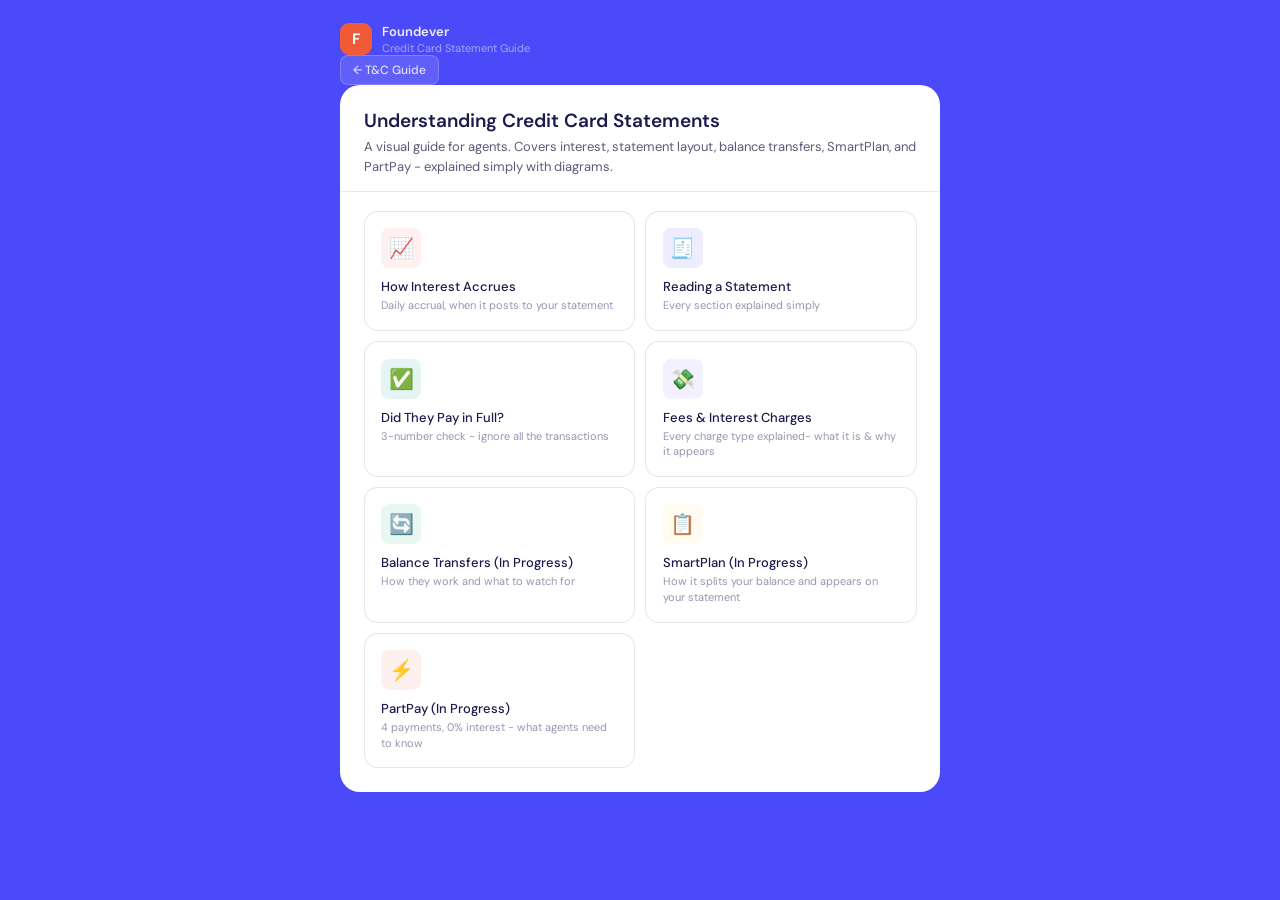
<file: cc-guide.html>
<!DOCTYPE html>
<html lang="en">
<head>
<meta charset="UTF-8">
<meta name="viewport" content="width=device-width, initial-scale=1.0">
<title>Credit Card Statement Guide </title>
<link rel="preconnect" href="https://fonts.googleapis.com">
<link href="https://fonts.googleapis.com/css2?family=DM+Sans:opsz,wght@9..40,400;9..40,500;9..40,600;9..40,700&display=swap" rel="stylesheet">
<link rel="stylesheet" href="style-ccguide.css">
</head>
<body>
<div id="app"></div>
<script>
const TOPICS = [
  {id:'interest',   icon:'📈', bg:'#fff1f0', label:'How Interest Accrues',        sub:'Daily accrual, when it posts to your statement'},
  {id:'statement',  icon:'🧾', bg:'#ededff', label:'Reading a Statement',          sub:'Every section explained simply'},
  {id:'paid_check', icon:'✅', bg:'#e6f5f4', label:'Did They Pay in Full?',        sub:'3-number check - ignore all the transactions'},
  {id:'fees',       icon:'💸', bg:'#f3f0ff', label:'Fees & Interest Charges',      sub:'Every charge type explained- what it is & why it appears'},
  {id:'balance_xfr',icon:'🔄', bg:'#e8f7f2', label:'Balance Transfers (In Progress)',            sub:'How they work and what to watch for'},
  {id:'smartplan',  icon:'📋', bg:'#fffbf0', label:'SmartPlan (In Progress)',                    sub:'How it splits your balance and appears on your statement'},
  {id:'partpay',    icon:'⚡', bg:'#fdf0ed', label:'PartPay (In Progress)',                      sub:'4 payments, 0% interest - what agents need to know'},
];

const S = {screen:'home', topicId:null};

function escH(s){return String(s).replace(/&/g,'&amp;').replace(/</g,'&lt;').replace(/>/g,'&gt;')}

// ── CONTENT RENDERERS ────────────────────────────────────────────────────────

function renderInterest(){return `
  <div class="section-lbl">The core idea</div>
  <div class="box blue"><div class="box-lbl">How it works</div>
    Interest is calculated <strong>every single day</strong> on your outstanding balance, but it only <em>appears</em> on your statement at the end of each month. Miss a full payment - and you pay for every day the balance sat there.
  </div>

  <div class="box red">
    <div class="box-lbl">Why interest can appear on two statements</div>

    Interest on purchases can start building in the background -  
    but it is <strong>only charged if the full closing balance is not paid by the due date</strong>.

    <br><br>

    <strong>What happens:</strong>
      <ul style="padding-left:12px">
        <li>First statement → no interest shown yet</li>
        <li>Customer does not pay full balance → interest-free period is lost</li>
        <li>Next statement → main interest charge is added</li>
        <li>If they then pay in full → a small additional interest charge may appear on the following statement</li>
      </ul>
      <br>

      <strong>Why it happens:</strong><br>
      Interest keeps building daily until the balance is fully paid,  
      but it is only added to the account at statement time.

      <br><br>

      This delay can make it look like interest is being charged twice -  
      but it’s actually <strong>one continuous interest period shown across two statements</strong>.
  </div>

  <div class="section-lbl">Daily interest formula</div>
  <div style="background:var(--navy);border-radius:var(--rl);padding:1rem 1.25rem;text-align:center;margin-bottom:12px">
    <div style="font-size:11px;color:rgba(255,255,255,.5);margin-bottom:6px;letter-spacing:.08em;text-transform:uppercase">Daily interest charge</div>
    <div style="font-size:16px;font-weight:700;color:#fff;letter-spacing:-.01em">Balance × (Annual Rate ÷ 365)</div>
    <div style="font-size:12px;color:rgba(255,255,255,.55);margin-top:8px">Calculated daily on the <strong>outstanding balance each day </strong>(not a fixed amount)</div>
  </div>

  <div class="section-lbl">What actually happens step by step</div>
  <!-- Timeline -->
  <div style="position:relative;margin:1rem 0 2rem;padding:0 8px">
    <div style="height:6px;background:linear-gradient(90deg,var(--green) 0%,var(--amber) 60%,var(--red) 100%);border-radius:99px;position:relative">
      <!-- nodes -->
      <div style="position:absolute;left:0;top:50%;transform:translateY(-50%)">
        <div style="width:16px;height:16px;background:var(--green);border:3px solid #fff;border-radius:99px;box-shadow:0 0 0 1px var(--green)"></div>
      </div>
      <div style="position:absolute;left:40%;top:50%;transform:translateX(-50%) translateY(-50%)">
        <div style="width:16px;height:16px;background:var(--amber);border:3px solid #fff;border-radius:99px;box-shadow:0 0 0 1px var(--amber)"></div>
      </div>
      <div style="position:absolute;left:70%;top:50%;transform:translateX(-50%) translateY(-50%)">
        <div style="width:16px;height:16px;background:var(--red);border:3px solid #fff;border-radius:99px;box-shadow:0 0 0 1px var(--red)"></div>
      </div>
      <div style="position:absolute;right:0;top:50%;transform:translateY(-50%)">
        <div style="width:16px;height:16px;background:#666;border:3px solid #fff;border-radius:99px;box-shadow:0 0 0 1px #ccc"></div>
      </div>
    </div>
    <!-- labels below -->
    <div style="display:flex;justify-content:space-between;margin-top:14px;font-size:10px">
      <div style="text-align:center;width:60px">
        <div style="font-weight:600;color:var(--green)">1 Mar</div>
        <div style="color:var(--t3)">Purchase<br>$1,000</div>
      </div>
      <div style="text-align:center;width:80px;margin-left:-10px">
        <div style="font-weight:600;color:var(--amber)">31 Mar</div>
        <div style="color:var(--t3)">Statement<br>issued</div>
      </div>
      <div style="text-align:center;width:80px">
        <div style="font-weight:600;color:var(--red)">25 Apr</div>
        <div style="color:var(--t3)">Due date<br>missed</div>
      </div>
      <div style="text-align:center;width:60px">
        <div style="font-weight:600;color:#666">30 Apr</div>
        <div style="color:var(--t3)">Next<br>statement</div>
      </div>
    </div>
    <!-- annotation above line -->
    
  </div>

  <div class="section-lbl">The 2-statement problem (most common customer confusion)</div>
  <div style="display:grid;grid-template-columns:1fr 1fr;gap:8px;margin-bottom:12px">
    <div class="stmt" style="margin:0">
      <div class="stmt-head" style="padding:.5rem .75rem"><span class="stmt-head-title">March Statement</span></div>
      <div class="stmt-row"><span class="stmt-label">Balance</span><span class="stmt-amount">$1,000</span></div>
      <div class="stmt-row highlight-green"><span class="stmt-label">Payment received</span><span class="stmt-amount neg">-$1,000</span></div>
      <div class="stmt-row subtotal"><span class="stmt-label">Closing balance</span><span class="stmt-amount">$0</span></div>
    </div>
    <div class="stmt" style="margin:0">
      <div class="stmt-head" style="padding:.5rem .75rem"><span class="stmt-head-title">April Statement</span></div>
      <div class="stmt-row"><span class="stmt-label">Opening balance</span><span class="stmt-amount">$0</span></div>
      <div class="stmt-row highlight-red"><span class="stmt-label">Interest charge</span><span class="stmt-amount interest">$17.68</span></div>
      <div class="stmt-row subtotal"><span class="stmt-label">Closing balance</span><span class="stmt-amount">$17.68</span></div>
    </div>
  </div>
  

  <div class="section-lbl">What most people get wrong</div>
  <div class="box amber">
    <div class="box-lbl">It is NOT just about the due date</div>
    Customers think:
    <br>“I paid it off, so no interest”
    <br><br>
    Reality:
    <ul>
      <li>Interest may have already been accruing BEFORE they paid</li>
      <li>If they lost their interest-free period, it applies <strong>retroactively</strong></li>
    </ul>
  </div>


  <div class="section-lbl">Transaction types matter</div>
  <div style="display:flex;flex-direction:column;gap:7px;margin-bottom:12px">
    ${[
      ['var(--green)','Purchases','Interest-free period applies ONLY if full balance is paid by due date'],
      ['var(--red)','Cash advances','Interest starts immediately - NO interest-free period'],
      ['var(--brand)','Balance transfers','Separate rate and rules - does NOT behave like purchases'],
    ].map(([col,title,text])=>`
      <div style="display:flex;gap:10px;padding:8px 10px;background:var(--surface);border-radius:var(--r)">
        <div style="width:8px;height:8px;border-radius:99px;background:${col};margin-top:6px"></div>
        <div><div style="font-weight:600;font-size:12px">${title}</div><div style="font-size:12px;color:var(--t2)">${text}</div></div>
      </div>
    `).join('')}
  </div>

  <div class="divider"></div>
  <div class="section-lbl">Agent tips</div>
  <div class="agent-tip"><div class="at-lbl">Common question</div>
     <div class="at-q">"I paid it off - why am I still charged interest?"</div>
    <div class="at-a">
      Interest is charged daily while there is a balance.  
      If the full closing balance wasn’t paid by the due date in the previous cycle, interest starts from the purchase date and continues until the balance is cleared.  
      That interest is then added on the next statement.
    </div>
    </div>
  <div class="agent-tip"><div class="at-lbl">Common question</div>
    <div class="at-q">"I see interest on 2 statements in a row - is this a double charge?"</div>
    <div class="at-a">No. The first charge is interest for the unpaid balance period. The second is the gap between that statement date and when payment was finally received. Two separate accrual periods - both correct under Clause 5.3 of the Westpac Credit Card T&Cs.</div>
  </div>
`}

function renderStatement(){return `
  <div class="section-lbl">A typical credit card statement - annotated</div>
  <div class="stmt">
    <div class="stmt-head">
      <span class="stmt-head-title">Westpac Credit Card Statement</span>
      <span class="stmt-head-sub">Period: 1 Mar – 31 Mar 2025 · Account ****1234</span>
    </div>

    <div class="stmt-row head"><span>Account Summary</span></div>
    <div class="stmt-row"><span class="stmt-label" style="display:flex;align-items:center;gap:6px"><span class="stmt-callout" style="background:#5a5b7a">1</span> Opening Balance</span><span class="stmt-amount">$1,250.00</span></div>

    <div class="stmt-row head"><span>Transactions</span></div>
    <div class="stmt-row"><span class="stmt-label" style="display:flex;align-items:center;gap:6px"><span class="stmt-callout" style="background:var(--brand)">2</span> 03 Mar - Woolworths</span><span class="stmt-amount">$124.50</span></div>
    <div class="stmt-row"><span class="stmt-label" style="padding-left:24px">07 Mar - Netflix</span><span class="stmt-amount">$15.99</span></div>
    <div class="stmt-row"><span class="stmt-label" style="padding-left:24px">14 Mar - Shell Petrol</span><span class="stmt-amount">$89.70</span></div>

    <div class="stmt-row head"><span>Payments & Credits</span></div>
    <div class="stmt-row highlight-green"><span class="stmt-label" style="display:flex;align-items:center;gap:6px"><span class="stmt-callout" style="background:var(--green)">3</span> 18 Mar - Payment - Thank you</span><span class="stmt-amount neg">-$600.00</span></div>

    <div class="stmt-row head"><span>Interest & Fees</span></div>
    <div class="stmt-row highlight-red"><span class="stmt-label" style="display:flex;align-items:center;gap:6px"><span class="stmt-callout" style="background:var(--red)">4</span> 31 Mar - Interest Charge</span><span class="stmt-amount interest">$14.32</span></div>
    <div class="stmt-row highlight-amber"><span class="stmt-label" style="display:flex;align-items:center;gap:6px"><span class="stmt-callout" style="background:var(--amber)">5</span> 31 Mar - Annual Card Fee</span><span class="stmt-amount">$175.00</span></div>

    <div class="stmt-row total"><span class="stmt-label" style="display:flex;align-items:center;gap:6px"><span class="stmt-callout" style="background:var(--navy)">6</span> Closing Balance</span><span class="stmt-amount brand">$1,069.51</span></div>
    <div class="stmt-row highlight-blue"><span class="stmt-label" style="display:flex;align-items:center;gap:6px"><span class="stmt-callout" style="background:var(--brand)">7</span> Minimum Payment Due</span><span class="stmt-amount brand">$21.39</span></div>
    <div class="stmt-row"><span class="stmt-label" style="display:flex;align-items:center;gap:6px"><span class="stmt-callout" style="background:var(--navy)">8</span> Payment Due Date</span><span class="stmt-amount">15 Apr 2025</span></div>
  </div>

  <div class="section-lbl">What each number means</div>
  <div style="display:flex;flex-direction:column;gap:7px;margin-bottom:12px">
    ${[
      ['1','#5a5b7a','Opening Balance','What was owed at the start of this statement period - the closing balance from last month.'],
      ['2','var(--brand)','Transactions','All purchases made this period. Interest and fees are NOT included here - they have their own section.'],
      ['3','var(--green)','Payments & Credits','Money the customer paid in, plus any refunds. Shown as negative (reduces what they owe).'],
      ['4','var(--red)','Interest Charge','The daily interest accrued over the period, totalled and posted at statement end. Only appears if they carried a balance.'],
      ['5','var(--amber)','Fees','Annual card fee, cash advance fee, missed payment fee, etc. These are separate from interest.'],
      ['6','var(--navy)','Closing Balance','What they owe right now. = Opening + Transactions − Payments + Interest + Fees.'],
      ['7','var(--brand)','Minimum Payment Due','The least they must pay to avoid a $20 missed payment fee. Paying only the minimum means interest accrues on the rest.'],
      ['8','var(--navy)','Payment Due Date','The deadline. Pay the full closing balance by this date to keep the interest-free period.'],
    ].map(([n,col,title,text])=>`
      <div style="display:flex;gap:10px;align-items:flex-start;padding:8px 10px;background:var(--surface);border-radius:var(--r)">
        <div style="width:20px;height:20px;border-radius:99px;background:${col};color:#fff;font-size:10px;font-weight:700;display:grid;place-items:center;flex-shrink:0;margin-top:1px">${n}</div>
        <div><div style="font-size:12px;font-weight:600;color:var(--t1);margin-bottom:2px">${title}</div><div style="font-size:12px;color:var(--t2);line-height:1.5">${text}</div></div>
      </div>`).join('')}
  </div>

  <div class="divider"></div>
  <div class="section-lbl">Agent tips</div>
  <div class="agent-tip"><div class="at-lbl">Common question</div>
    <div class="at-q">"What is the difference between the closing balance and the minimum payment?"</div>
    <div class="at-a">The closing balance is the full amount owed. The minimum payment is the least they must pay to avoid a late fee - but paying only the minimum means interest accrues on everything else. To keep interest-free days, they must pay the full closing balance (or Monthly Payment Balance if they have a SmartPlan or Balance Transfer).</div>
  </div>
  <div class="agent-tip"><div class="at-lbl">Common question</div>
    <div class="at-q">"Why do I see both interest AND fees on my statement?"</div>
    <div class="at-a">They're different things. Interest is charged on the balance they carried day-to-day. Fees are fixed charges for specific events - like the annual card fee or a missed payment fee. A customer can have a fee without any interest (e.g. if they paid in full but still got charged the annual fee).</div>
  </div>
`}

function renderBalanceXfr(){return `
  <div class="section-lbl">What is a balance transfer?</div>
  <div class="box blue"><div class="box-lbl">Simple definition</div>
    A balance transfer moves debt from a higher-interest card to a Westpac card at a lower (often 0%) promotional rate for a set period. It doesn't reduce what you owe - it changes where you owe it and at what rate.
  </div>

  <div class="section-lbl">Before & after</div>
  <div class="two-col">
    <div style="background:var(--red-bg);border:1px solid var(--red-bdr);border-radius:var(--rl);padding:1rem;text-align:center">
      <div style="font-size:10px;text-transform:uppercase;font-weight:700;color:var(--red);margin-bottom:.5rem">Other bank card - BEFORE</div>
      <div style="font-size:24px;font-weight:700;color:var(--t1)">$5,000</div>
      <div style="font-size:12px;color:var(--t2);margin-top:4px">At 22% p.a.</div>
      <div style="font-size:11px;color:var(--red);margin-top:6px;font-weight:600">≈ $3.01/day interest</div>
    </div>
    <div style="background:var(--green-bg);border:1px solid var(--green-bdr);border-radius:var(--rl);padding:1rem;text-align:center">
      <div style="font-size:10px;text-transform:uppercase;font-weight:700;color:var(--green);margin-bottom:.5rem">Westpac card - AFTER</div>
      <div style="font-size:24px;font-weight:700;color:var(--t1)">$5,000</div>
      <div style="font-size:12px;color:var(--t2);margin-top:4px">At 0% for 20 months</div>
      <div style="font-size:11px;color:var(--green);margin-top:6px;font-weight:600">$0/day interest (promo period)</div>
    </div>
  </div>

  <div class="section-lbl">The timeline - what agents must explain</div>
  <div style="position:relative;margin:1.5rem 0 1rem;padding:0 8px">
    <div style="height:8px;border-radius:99px;overflow:hidden;display:flex">
      <div style="width:72%;background:var(--green);display:flex;align-items:center;padding-left:10px"><span style="font-size:10px;font-weight:600;color:#fff">0% promotional period (20 months)</span></div>
      <div style="width:28%;background:var(--red);display:flex;align-items:center;justify-content:flex-end;padding-right:8px"><span style="font-size:10px;font-weight:600;color:#fff">Standard rate</span></div>
    </div>
    <div style="display:flex;justify-content:space-between;margin-top:8px;font-size:10px;color:var(--t2)">
      <span>Transfer date (Day 1)<br><span style="font-style:italic">Interest starts immediately on BT</span></span>
      <span style="text-align:center">Month 20<br><span style="color:var(--red);font-weight:600">Promo ends!</span></span>
      <span style="text-align:right">Remaining balance →<br>reverts to purchase/cash rate</span>
    </div>
  </div>

  <div class="section-lbl">How it appears on a statement</div>
  <div class="stmt">
    <div class="stmt-head"><span class="stmt-head-title">Account Summary - Balance Transfer Active</span></div>
    <div class="stmt-row"><span class="stmt-label">Main Account Balance</span><span class="stmt-amount">$234.19</span></div>
    <div class="stmt-row highlight-blue"><span class="stmt-label">Balance Transfer Balance</span><span class="stmt-amount brand">$4,750.00</span></div>
    <div class="stmt-row total"><span class="stmt-label">Total Closing Balance</span><span class="stmt-amount brand">$4,984.19</span></div>
    <div class="stmt-row"><span class="stmt-label" style="color:var(--brand);font-size:11px">Monthly Payment Balance (pay this to keep interest free on purchases)</span><span class="stmt-amount brand" style="font-size:11px">$234.19</span></div>
  </div>

  <div class="box amber"><div class="box-lbl">⚠ Key rule agents must know</div>
    While a Balance Transfer is active, the customer must pay the <strong>Monthly Payment Balance</strong> (not the full closing balance) to keep their interest-free period on purchases. This is different from the normal "pay the closing balance" rule.
  </div>

  <div class="box red"><div class="box-lbl">Critical - what happens at end of promo period</div>
    Any remaining Balance Transfer balance reverts to the Purchase Balance or Cash Advance Balance (per the original offer terms) and starts attracting the standard rate. Customers should aim to pay it off before the promo ends. Not available on Westpac Lite.
  </div>

  <div class="divider"></div>
  <div class="section-lbl">Agent tips</div>
  <div class="agent-tip"><div class="at-lbl">Common question</div>
    <div class="at-q">"I did a balance transfer but I'm still being charged interest on my purchases."</div>
    <div class="at-a">When a Balance Transfer is active, the customer needs to pay the Monthly Payment Balance (shown on their statement) - not the full closing balance - to maintain interest-free on purchases. If they only paid the minimum, interest would have applied to purchases. Check what amount they paid last month.</div>
  </div>
  <div class="agent-tip"><div class="at-lbl">Common question</div>
    <div class="at-q">"Can I cancel a balance transfer?"</div>
    <div class="at-a">Balance transfers can't be cancelled once processed, but customers can pay off the balance transfer balance faster. The balance transfer fee (typically 3%) is charged upfront and is not refunded.</div>
  </div>
`}

function renderSmartplan(){return `
  <div class="section-lbl">What is SmartPlan?</div>
  <div class="box blue"><div class="box-lbl">Simple definition</div>
    SmartPlan splits a large purchase or part of your card balance into <strong>fixed monthly instalments</strong> - like a mini payment plan within your credit card. You choose the number of months, and a set amount comes off each statement automatically.
  </div>

  <div class="section-lbl">How it splits your balance</div>
  <div class="two-col">
    <div class="bs-card" style="border-color:var(--bdr-md)">
      <div class="bs-title">Before SmartPlan</div>
      <div style="font-size:13px;color:var(--t2);margin-bottom:8px">Main Account Balance</div>
      <div class="bs-amount">$3,200</div>
      <div class="bs-rate">Full amount attracting 20.99% p.a.</div>
      <div style="display:inline-block;font-size:10px;font-weight:600;padding:2px 8px;border-radius:99px;margin-top:6px;background:var(--red-bg);color:var(--red)">No structure</div>
    </div>
    <div class="bs-card" style="border-color:var(--brand-mid);background:var(--brand-lt)">
      <div class="bs-title" style="color:var(--brand)">After SmartPlan</div>
      <div style="font-size:12px;color:var(--t2);margin-bottom:4px">Main Account Balance</div>
      <div style="font-size:18px;font-weight:700;color:var(--t1)">$1,200</div>
      <div style="height:8px"></div>
      <div style="font-size:12px;color:var(--brand);font-weight:600;margin-bottom:2px">SmartPlan Balance</div>
      <div style="font-size:18px;font-weight:700;color:var(--brand)">$2,000</div>
      <div class="bs-pill" style="background:var(--brand-lt);color:var(--brand)">$200/month × 10 months</div>
    </div>
  </div>

  <div class="section-lbl">How it appears on a statement</div>
  <div class="stmt">
    <div class="stmt-head"><span class="stmt-head-title">Account Summary - SmartPlan Active</span></div>
    <div class="stmt-row"><span class="stmt-label">Main Account Balance</span><span class="stmt-amount">$1,200.00</span></div>
    <div class="stmt-row highlight-blue"><span class="stmt-label">SmartPlan Balance(s)</span><span class="stmt-amount brand">$1,800.00</span></div>
    <div class="stmt-row total"><span class="stmt-label">Total Closing Balance</span><span class="stmt-amount brand">$3,000.00</span></div>

    <div class="stmt-row head"><span>SmartPlan Detail</span></div>
    <div class="stmt-row highlight-blue"><span class="stmt-label">Plan 1: Television purchase - 8 months remaining</span><span class="stmt-amount brand">$200.00/mo</span></div>

    <div class="stmt-row head"><span>What to pay this month</span></div>
    <div class="stmt-row"><span class="stmt-label">Monthly Payment Balance (keeps interest free on purchases)</span><span class="stmt-amount">$1,200.00</span></div>
    <div class="stmt-row"><span class="stmt-label">SmartPlan Instalment</span><span class="stmt-amount">$200.00</span></div>
    <div class="stmt-row total"><span class="stmt-label">Monthly Payment (pay this to keep SmartPlan active)</span><span class="stmt-amount brand">$1,400.00</span></div>
  </div>

  <div class="box amber"><div class="box-lbl">⚠ Autopay must be updated first</div>
    Before setting up a SmartPlan, the customer must update Autopay to either "Monthly Payment Balance" or "Monthly Payment." A fixed dollar amount or percentage Autopay is not compatible - the setup will be blocked.
  </div>

  <div class="box red"><div class="box-lbl">What happens if a SmartPlan payment is missed</div>
    Westpac may cancel the SmartPlan and move the remaining balance back to the Main Account Balance where standard interest applies. Setup fees are not refunded.
  </div>

  <div class="divider"></div>
  <div class="section-lbl">Agent tips</div>
  <div class="agent-tip"><div class="at-lbl">Common question</div>
    <div class="at-q">"I set up SmartPlan but my Autopay stopped working."</div>
    <div class="at-a">This is expected behaviour. Setting up a SmartPlan affects existing Autopay. If Autopay was set to a fixed dollar amount or percentage, the customer needs to update it to "Monthly Payment Balance" or "Monthly Payment" before the SmartPlan can proceed. Ask them to update this in Online Banking. Reference: Westpac Credit Card T&Cs Clause 7.5.</div>
  </div>
  <div class="agent-tip"><div class="at-lbl">Common question</div>
    <div class="at-q">"Can the customer have more than one SmartPlan?"</div>
    <div class="at-a">Yes - up to 8 active SmartPlans at once. Each appears separately on the statement with its own instalment amount. Payments are applied to the highest-rate SmartPlan first, then oldest first if the rate is the same.</div>
  </div>
  <div class="agent-tip"><div class="at-lbl">Common question</div>
    <div class="at-q">"How do I set up SmartPlan for a customer?"</div>
    <div class="at-a">SmartPlan can only be set up through Online Banking (desktop or Westpac App). Agents cannot set it up directly on behalf of the customer. Takes up to 2 business days to activate. The rate and fees are disclosed at setup and the customer receives notification when it's accepted. Reference: Clause 7.2.</div>
  </div>
`}

function renderPartpay(){return `
  <div class="section-lbl">What is PartPay?</div>
  <div class="box blue"><div class="box-lbl">Simple definition</div>
    PartPay splits a purchase into <strong>4 equal payments over 6 weeks</strong> with <strong>0% interest</strong>. It uses a separate digital card (PartPay Card) that's linked to the main credit card account. Think of it as a built-in buy-now-pay-later.
  </div>

  <div class="section-lbl">How a $500 purchase is split</div>
  <div class="pay-schedule">
    <div class="pay-item paid">
      <div class="pi-num">Payment 1</div>
      <div class="pi-amount">$125</div>
      <div class="pi-date">1 Mar (at purchase)</div>
      <div class="pi-status">✓ Paid</div>
    </div>
    <div class="pay-item paid">
      <div class="pi-num">Payment 2</div>
      <div class="pi-amount">$125</div>
      <div class="pi-date">15 Mar</div>
      <div class="pi-status">✓ Paid</div>
    </div>
    <div class="pay-item due">
      <div class="pi-num">Payment 3</div>
      <div class="pi-amount">$125</div>
      <div class="pi-date">29 Mar</div>
      <div class="pi-status">DUE NOW</div>
    </div>
    <div class="pay-item future">
      <div class="pi-num">Payment 4</div>
      <div class="pi-amount">$125</div>
      <div class="pi-date">12 Apr</div>
      <div class="pi-status">Upcoming</div>
    </div>
  </div>

  <div class="section-lbl">How it appears on a statement</div>
  <div class="stmt">
    <div class="stmt-head"><span class="stmt-head-title">Account Summary - PartPay Active</span></div>
    <div class="stmt-row"><span class="stmt-label">Main Account Balance</span><span class="stmt-amount">$450.00</span></div>
    <div class="stmt-row highlight-blue"><span class="stmt-label">PartPay Balance</span><span class="stmt-amount brand">$250.00</span></div>
    <div class="stmt-row total"><span class="stmt-label">Total Closing Balance</span><span class="stmt-amount brand">$700.00</span></div>

    <div class="stmt-row head"><span>PartPay Detail</span></div>
    <div class="stmt-row highlight-blue"><span class="stmt-label">Appliance Store - $500.00 original</span><span class="stmt-amount">$250.00 remaining</span></div>
    <div class="stmt-row" style="font-size:11px"><span class="stmt-label" style="color:var(--t3)">Instalments 1 & 2 paid · Instalment 3 due 29 Mar · Instalment 4 due 12 Apr</span><span></span></div>

    <div class="stmt-row head"><span>What to pay this month</span></div>
    <div class="stmt-row"><span class="stmt-label">Monthly Payment Balance (keeps purchases interest free - excludes PartPay)</span><span class="stmt-amount">$450.00</span></div>
    <div style="padding:6px 1rem;font-size:11px;color:var(--brand);background:var(--brand-lt)">PartPay Balance (0% interest) - collected automatically per schedule above</div>
  </div>

  <div class="section-lbl">Key rules - what's different about PartPay</div>
  <div style="display:flex;flex-direction:column;gap:7px;margin-bottom:12px">
    ${[
      ['var(--green)','0% interest on PartPay Balance','The PartPay Balance always sits at 0% - no interest, ever, as long as instalments are paid on time.'],
      ['var(--green)','Does not need to be paid for interest free on purchases','The Monthly Payment Balance excludes PartPay - customers only need to pay the Main Account Balance to keep interest free days on purchases.'],
      ['var(--brand)','PartPay Card is a digital card only','It is a separate digital card linked to the main credit card account. It can ONLY be used for eligible purchases - no cash advances, no Balance Transfers.'],
      ['var(--amber)','Cash advances not permitted','If a cash advance accidentally goes through on a PartPay Card, it is treated as a PartPay Purchase and repaid per the instalment schedule.'],
      ['var(--red)','Missed PartPay payment = moves to purchase balance','A missed PartPay payment (Missed PartPay Payment) is moved into the Purchase Balance and attracts the standard purchase rate from that point.'],
      ['var(--amber)','Points earned on full purchase value','Points are earned on the full purchase value - not on each individual instalment.'],
    ].map(([col,title,text])=>`
      <div style="display:flex;gap:10px;align-items:flex-start;padding:8px 10px;background:var(--surface);border-radius:var(--r)">
        <div style="width:8px;height:8px;border-radius:99px;background:${col};flex-shrink:0;margin-top:5px"></div>
        <div><div style="font-size:12px;font-weight:600;color:var(--t1);margin-bottom:2px">${title}</div><div style="font-size:12px;color:var(--t2);line-height:1.5">${text}</div></div>
      </div>`).join('')}
  </div>

  <div class="divider"></div>
  <div class="section-lbl">Agent tips</div>
  <div class="agent-tip"><div class="at-lbl">Common question</div>
    <div class="at-q">"I paid my credit card balance but PartPay is still showing - do I owe more?"</div>
    <div class="at-a">Yes, PartPay is collected separately on its own schedule. The Monthly Payment Balance they needed to pay only covered the Main Account Balance. The PartPay instalments are collected automatically on the PartPay dates. If they paid the Monthly Payment Balance correctly, they are not in arrears - PartPay is running as expected. Reference: Westpac Credit Card T&Cs Clause 5.2.</div>
  </div>
  <div class="agent-tip"><div class="at-lbl">Common question</div>
    <div class="at-q">"Why is there interest on my statement even though PartPay is 0%?"</div>
    <div class="at-a">Interest is charged on the Main Account Balance - not the PartPay Balance. If the customer didn't pay the Monthly Payment Balance in full, interest would apply to their purchase balance. The PartPay Balance itself is always 0% and is never subject to interest. Reference: Altitude T&Cs and Westpac Credit Card T&Cs Table 1.</div>
  </div>
  <div class="agent-tip"><div class="at-lbl">Common question</div>
    <div class="at-q">"What happens if I miss a PartPay payment?"</div>
    <div class="at-a">A missed PartPay payment (called a "Missed PartPay Payment") is moved from the PartPay Balance into the Purchase Balance. From that point it attracts the standard purchase rate. It is also included in the Minimum Payment Due calculation going forward. Encourage the customer to set up Autopay to prevent this.</div>
  </div>
`}

// ── RENDER ────────────────────────────────────────────────────────────────────
function render(){
  const t = S.topicId ? TOPICS.find(x=>x.id===S.topicId) : null;
  document.getElementById('app').innerHTML = `
    <div class="phdr">
      <div class="brand-row">
        <div class="logomark">F</div>
        <div><div class="brand-name">Foundever</div><div class="brand-sub">Credit Card Statement Guide</div></div>
      </div>
      <a class="back-link" href="creditcardstnc.html">← T&C Guide</a>
    </div>
    <div class="shell">
      ${S.screen === 'home' ? renderHome() : renderTopic(t)}
    </div>`;
}

function renderHome(){
  return `
    <div class="home-head">
      <h1>Understanding Credit Card Statements</h1>
      <p>A visual guide for agents. Covers interest, statement layout, balance transfers, SmartPlan, and PartPay - explained simply with diagrams.</p>
    </div>
    <div class="topic-grid">
      ${TOPICS.map(t=>`
        <div class="topic-card" onclick="goTopic('${t.id}')">
          <div class="tc-pill" style="background:${t.bg}">${t.icon}</div>
          <div class="tc-lbl">${escH(t.label)}</div>
          <div class="tc-desc">${escH(t.sub)}</div>
        </div>`).join('')}
    </div>`;
}

function renderFees(){

  function feeBlock(title, accent, type, fields, avoidTip, agentQ, agentA, src){

    // Amount pill — first field's value shown as a badge in the header
    const amountPill = fields[0][1];

    // Data rows — label left, value+note right
    const rows = fields.slice(1).map(([label, val, note]) => `
      <div style="display:flex;justify-content:space-between;align-items:flex-start;
                  padding:7px 0;border-bottom:.5px solid rgba(26,27,75,.06);gap:12px">
        <span style="font-size:11px;color:#7a7b9a;line-height:1.45;flex-shrink:0;
                     min-width:90px">${label}</span>
        <span style="font-size:11px;font-weight:500;text-align:right;color:#1A1B4B;
                     line-height:1.45">${val}${note
          ? `<br><span style='font-size:9px;color:#9596b2;font-weight:400'>${note}</span>`
          : ''}</span>
      </div>`).join('');

    return `
      <div style="border-radius:var(--rl);overflow:hidden;margin-bottom:14px;
                  border:1px solid rgba(26,27,75,.11);
                  box-shadow:0 2px 12px rgba(26,27,75,.07),0 1px 3px rgba(26,27,75,.05)">

        <!-- ── HEADER ── -->
        <div style="display:flex;align-items:center;justify-content:space-between;
                    gap:12px;padding:.85rem 1rem .8rem 1.1rem;
                    border-left:5px solid ${accent};background:#fff;
                    border-bottom:1px solid rgba(26,27,75,.08)">
          <div>
            <div style="font-size:9px;text-transform:uppercase;letter-spacing:.14em;
                        font-weight:700;color:${accent};margin-bottom:4px">
              ${type === 'interest' ? 'Interest charge' : 'Fee'}
            </div>
            <div style="font-size:15px;font-weight:700;color:#1A1B4B;
                        letter-spacing:-.02em;line-height:1.2">${title}</div>
          </div>
          <div style="flex-shrink:0;background:${accent}18;border:1px solid ${accent}44;
                      border-radius:8px;padding:5px 11px;text-align:right">
            <div style="font-size:9px;color:${accent};font-weight:600;
                        text-transform:uppercase;letter-spacing:.08em;margin-bottom:2px">Amount</div>
            <div style="font-size:12px;font-weight:700;color:${accent};
                        white-space:nowrap">${amountPill}</div>
          </div>
        </div>

        <!-- ── DATA ROWS ── -->
        <div style="padding:.7rem 1rem .5rem 1.1rem;background:#fafafa;
                    border-left:5px solid ${accent}30">${rows}</div>

        <!-- ── HOW TO AVOID ── -->
        <div style="padding:.65rem 1rem .65rem 1.1rem;
                    background:#f0faf4;border-left:5px solid #1a7a41;
                    border-top:.5px solid #c8ead4">
          <span style="font-size:10px;text-transform:uppercase;letter-spacing:.1em;
                       font-weight:700;color:#1a7a41;margin-right:6px">How to avoid</span>
          <span style="font-size:11px;color:#2d6a41;line-height:1.5">${avoidTip}</span>
        </div>

        <!-- ── AGENT TIP ── -->
        ${agentQ ? `
        <div style="padding:.75rem 1rem .75rem 1.1rem;
                    background:linear-gradient(135deg,#1A1B4B 0%,#23245c 100%);
                    border-left:5px solid ${accent};border-top:.5px solid rgba(255,255,255,.06)">
          <div style="font-size:9px;text-transform:uppercase;letter-spacing:.14em;
                      color:${accent};font-weight:700;margin-bottom:6px">Agent tip</div>
          <div style="font-size:11px;color:rgba(255,255,255,.55);font-style:italic;
                      margin-bottom:5px;line-height:1.45">&ldquo;${agentQ}&rdquo;</div>
          <div style="font-size:12px;color:rgba(255,255,255,.9);line-height:1.6">${agentA}</div>
        </div>` : ''}

        <!-- ── SOURCE ── -->
        <div style="padding:.4rem 1rem .4rem 1.1rem;background:#f4f4f8;
                    border-top:.5px solid rgba(26,27,75,.08);border-left:5px solid #d0d0e0;
                    font-size:9px;color:#9596b2;letter-spacing:.01em">
          📄 ${src}
        </div>
      </div>`;
  }

  // ── Section divider helper ──────────────────────────────────────────────────
  function sectionHead(label, count, color){
    return `
      <div style="display:flex;align-items:center;gap:10px;margin:1.5rem 0 .75rem">
        <div style="width:4px;height:28px;background:${color};border-radius:99px;flex-shrink:0"></div>
        <div>
          <div style="font-size:14px;font-weight:700;color:#1A1B4B;line-height:1">${label}</div>
          <div style="font-size:10px;color:#9596b2;margin-top:2px">${count} type${count!==1?'s':''}</div>
        </div>
      </div>`;
  }

  return `
  <div class="section-lbl">How to use this page</div>
  <div class="box blue"><div class="box-lbl">Two types of charges</div>
    Every charge on a Westpac credit card is either a <strong>fee</strong> (fixed, event-based) or <strong>interest</strong> (daily percentage on what's owed). They have different causes and appear in different places on the statement.
  </div>

  ${sectionHead('Interest Charges', 4, '#e84545')}

  ${feeBlock('Purchase Interest',       '#d63b3b', 'interest',
    [['Amount',         'Up to 20.99% p.a.'],
     ['Rates by card',  'Altitude Platinum / Black / Low Fee: 20.99% p.a.<br>Low Rate Card: 13.74% p.a.<br>Westpac Lite: 9.90% p.a.',''],
     ['Starts from',    'Day of the purchase','Subject to interest-free period'],
     ['Applies to',     'All 5 Westpac credit cards','Different rates per card'],
     ['When it appears','Statement AFTER a period where the full required amount was not paid by the due date',''],
    ],
    'Pay the full Closing Balance (or Monthly Payment Balance if SmartPlan/BT/PartPay is active) by the due date every month.',
    'I paid my card — why is there still interest on my statement?',
    'Check the statement from last month. If the full required amount was not paid in full by the due date, interest accrued on the outstanding balance and posts to the next statement. See the "Did They Pay in Full?" guide for the exact check procedure.',
    'Westpac Credit Card T&Cs — Clause 5.1–5.3, pp.13–17'
  )}

  ${feeBlock('Cash Advance Interest',   '#c43030', 'interest',
    [['Amount',         '21.99% p.a.', 'Higher than the purchase rate on all cards'],
     ['No interest-free period', 'Interest starts from the day of the transaction — regardless of whether the account is otherwise interest-free',''],
     ['Applies to',     'Altitude Platinum, Altitude Black, Low Fee, Low Rate',''],
     ['Not available on','Westpac Lite','Cash advances are not offered on Lite'],
     ['Also charged',   'A 3.5% cash advance fee applies in addition to this interest','Both the fee AND interest apply from day one'],
    ],
    'Use a debit card for all cash withdrawals. Cash advances on a credit card are one of the most expensive ways to access money.',
    'Why is my cash withdrawal being charged more interest than my purchases?',
    'Cash advances attract 21.99% interest starting from the day of withdrawal — there is no interest-free period. On top of that, a 3.5% transaction fee also applies. Both start immediately. A debit card is always cheaper for cash.',
    'Westpac Credit Card T&Cs — Clause 5.1, Table 1 & 2'
  )}

  ${feeBlock('Balance Transfer Interest','#b52878', 'interest',
    [['Amount',         'Promotional rate at time of transfer — often 0% for a set term','Reverts to standard rate when promo ends'],
     ['Starts from',    'Day the balance is transferred to the account','No interest-free period on Balance Transfers'],
     ['At promo end',   'Remaining BT balance reverts to Purchase or Cash Advance Balance and attracts standard rate','Per the original offer terms'],
     ['Applies to',     'Altitude Platinum, Altitude Black, Low Fee, Low Rate',''],
     ['Not available on','Westpac Lite','Balance transfers not offered on Lite'],
    ],
    'Pay off the Balance Transfer balance before the promotional period ends. Set a calendar reminder for the expiry date.',
    'My 0% balance transfer is now being charged interest — why?',
    'The promotional period has ended. Any remaining balance has reverted to the standard rate. Check the original offer terms for the exact end date. The customer should factor in the remaining BT balance in their monthly payment going forward.',
    'Westpac Credit Card T&Cs — Clause 5.1, Table 2'
  )}

  ${feeBlock('SmartPlan Interest',      '#9b5de5', 'interest',
    [['Amount',         'Varies — disclosed at time of SmartPlan setup',''],
     ['Starts from',    'Day the SmartPlan is activated','Included in the instalment calculation'],
     ['Applies to',     'Altitude Platinum, Altitude Black, Low Fee, Low Rate',''],
     ['If plan ends early','Remaining balance reverts to the original balance category (Purchase / Cash Advance / BT) and attracts that rate',''],
    ],
    'Review the SmartPlan rate at setup and compare it to the purchase rate. For Altitude or Low Fee cards at 20.99%, SmartPlan may offer a lower structured rate.',
    'I cancelled my SmartPlan — why is there still interest?',
    'When a SmartPlan is cancelled or expires with an outstanding balance, that balance moves back to the Main Account Balance and starts attracting the standard rate for where it originated (usually the purchase rate). The interest from this point is ordinary purchase interest, not a SmartPlan charge.',
    'Westpac Credit Card T&Cs — Clause 7.3 & 7.7, pp.19–21'
  )}

  ${sectionHead('Fees', 7, '#4A4AF9')}

  ${feeBlock('Annual / Monthly Card Fee','#4A4AF9', 'fee',
    [['Amount',         '$108–$295/yr depending on card'],
     ['Altitude Platinum','$175 per year',''],
     ['Altitude Black',  '$295 per year',''],
     ['Low Fee Card',    '$0 or $30 per year','$0 if $5,000+ in eligible purchases in each 12-month period from Card Fee date'],
     ['Low Rate Card',   '$59/yr now → $7/month from 29 June 2026','$84/yr under new structure'],
     ['Westpac Lite',    '$9 per month ($108/yr)','Charged monthly, not as a single annual amount'],
     ['Interest on fee', 'Accrues at the purchase rate from the day after it is posted if not paid',''],
    ],
    'There is no way to avoid the annual fee on most cards. The Low Fee Card fee is waived each year if $5,000+ in eligible purchases is met.',
    'Why has an annual fee appeared when I barely used my card?',
    'The annual card fee is charged regardless of transaction activity. It appears as a line item on the statement and accrues interest at the purchase rate if not included in the monthly payment. It is not a usage-based charge.',
    'Westpac Credit Card T&Cs — Clause 5.1 / westpac.com.au fees page'
  )}

  ${feeBlock('Foreign Transaction Fee', '#0d9e8a', 'fee',
    [['Amount',         '3% of AUD value', 'On all cards except Westpac Lite'],
     ['What triggers it','Any transaction in a foreign currency, OR processed by an overseas merchant or financial institution — even if the customer is physically in Australia','e.g. overseas websites, US-billed subscriptions'],
     ['Not charged on', 'Westpac Lite Card — $0 FX fee (key selling point)',''],
     ['Also note',      'If a merchant offers Dynamic Currency Conversion (converts to AUD at their rate), the FX fee may still apply',''],
    ],
    'Recommend the Westpac Lite Card for overseas travel and online shopping with overseas merchants — it is the only Westpac credit card with no FX fee.',
    'Why was I charged a fee on my online purchase? I was in Australia.',
    'If the merchant or its payment processor is based overseas, the transaction is classified as foreign even if the customer is in Australia. Common examples: US-based streaming services, overseas retailers, or Australian businesses that route payments offshore. The 3% fee applies in all these cases.',
    'Westpac Credit Card T&Cs — Clause 3.4, p.10 / westpac.com.au fees page'
  )}

  ${feeBlock('Cash Advance Fee',        '#d63b3b', 'fee',
    [['Amount',         '3.5% per transaction', 'Effective 30 April 2026, increased from 3%'],
     ['What triggers it','ATM cash withdrawals · Gambling merchants · Foreign currency / traveller\'s cheques / money orders · Fund transfers to bank or prepaid accounts · Bill payments over the counter · Stored value card purchases','Westpac classifies these using Visa/Mastercard merchant codes'],
     ['When charged',   'Posted on the day of the transaction',''],
     ['Interest too',   'The fee itself then accrues cash advance interest at 21.99% from the day it is posted','Both the 3.5% fee AND 21.99% interest apply'],
     ['Not available on','Westpac Lite',''],
    ],
    'Use a debit card for cash withdrawals. Never use a credit card at gambling merchants or to purchase foreign currency.',
    'I withdrew $200 — why is my fee higher than I expected?',
    '3.5% of $200 = $7 in fees. On top of that, both the $200 and the $7 fee immediately start attracting 21.99% cash advance interest from day one. Over a month that adds further cost. A debit card withdrawal has no fee and no interest.',
    'Westpac Credit Card T&Cs — Clause 5.1 / Fee change effective 30 April 2026'
  )}

  ${feeBlock('Missed Payment Fee',      '#b52b1c', 'fee',
    [['Amount',         '$20 per statement cycle', 'Effective 30 April 2026, increased from $15'],
     ['What triggers it','Minimum Payment Due not paid in full by the due date',''],
     ['When charged',   'Applied in the following statement cycle',''],
     ['Not charged on', 'Westpac Lite Card — $0 missed payment fee',''],
     ['Interest on fee','Added to Purchase Balance — accrues purchase interest from the day it is posted',''],
    ],
    'Set up Autopay at westpac.com.au/autopay to pay at least the Monthly Payment or Minimum Payment Due automatically each cycle.',
    'I got charged a late fee but I did make a payment.',
    'A payment was received but it may have been less than the Minimum Payment Due, or it may not have cleared by the due date. Check the statement: compare the Minimum Payment Due amount with what was received, and verify the payment date against the due date. Both the amount AND the timing must be correct to avoid the fee.',
    'Westpac Credit Card T&Cs — Clause 6.1, p.18 / Fee change effective 30 April 2026'
  )}

  ${feeBlock('Balance Transfer Fee',    '#0d77b5', 'fee',
    [['Amount',         'Varies by offer', 'Disclosed in the promotional offer at time of application'],
     ['What it is',     'An upfront percentage fee on the amount transferred','Typically 1–3% of the transferred balance'],
     ['When charged',   'Posted to the account when the balance transfer is processed',''],
     ['Refundable?',    'No — non-refundable once the transfer is processed',''],
     ['Interest on fee','Added to the Balance Transfer Balance and accrues at the BT rate',''],
     ['Not available on','Westpac Lite',''],
    ],
    'Compare the BT fee against the interest savings. A 2% upfront fee is often still worthwhile vs. ongoing 20.99% purchase interest.',
    'Can I get the balance transfer fee refunded?',
    'No. The balance transfer fee is non-refundable once processed. It was disclosed in the offer terms before acceptance and cannot be waived after the fact.',
    'Westpac Credit Card T&Cs — Clause 5.1, Table 1 / Offer terms at time of application'
  )}

  ${feeBlock('Rewards Program Fee',     '#c07a10', 'fee',
    [['Amount',         '$75 per year', 'Applies only for Qantas or Velocity programs'],
     ['Applies to',     'Altitude Platinum and Altitude Black on Qantas or Velocity programs only',''],
     ['Not charged on', 'Altitude Rewards program (Altitude Points) — no rewards fee',''],
     ['Total cost',     'Altitude Qantas / Velocity Platinum: $175 + $75 = $250/yr<br>Altitude Qantas / Velocity Black: $295 + $75 = $370/yr',''],
    ],
    'If cost is the concern, the Altitude Rewards program has no rewards fee. Compare whether the Qantas/Velocity earn rate justifies the $75 premium.',
    'Why am I paying $250/year? I thought the card was $175.',
    'The $175 is the base annual card fee. The additional $75 is the Rewards Program Fee charged specifically for earning Qantas or Velocity Frequent Flyer Points. If the customer switches to the Altitude Rewards program instead, the $75 fee does not apply and they would pay $175 only.',
    'Westpac Altitude T&Cs — Clause 3.3, p.6 / westpac.com.au fees page'
  )}

  ${feeBlock('Overlimit Fee',           '#6b7280', 'fee',
    [['Amount',         '$15', 'Legacy accounts only — pre-4 June 2012'],
     ['Applies to',     'Credit card accounts opened BEFORE 4 June 2012 only',''],
     ['Not charged on', 'Accounts opened on or after 4 June 2012 — most active accounts will not see this',''],
     ['When charged',   'When the credit limit is exceeded during a cycle, and at the start of a new cycle if still over limit',''],
    ],
    'Stay within the credit limit. Request a limit increase if the customer regularly approaches their ceiling.',
    'I\'ve been charged an overlimit fee but I didn\'t know I was over my limit.',
    'Some transactions process even when the account is at or near the limit (e.g. pending authorisations). If the account was opened before June 2012, this fee may apply. For newer accounts, there is no overlimit fee. Confirm the account opening date to clarify. Reference: Clause 3.6.',
    'Westpac Credit Card T&Cs — Clause 3.6, pp.11–12 / westpac.com.au fees page'
  )}

  <!-- QUICK REFERENCE TABLE -->
  <div class="section-lbl" style="margin-top:.25rem">Quick reference — all charges at a glance</div>
  <div style="overflow-x:auto;border-radius:var(--rl);border:1px solid rgba(26,27,75,.12);margin-bottom:9px;
              box-shadow:0 2px 8px rgba(26,27,75,.06)">
    <table style="width:100%;border-collapse:collapse;font-size:11px;min-width:480px">
      <thead><tr style="background:#1A1B4B;color:#fff">
        <th style="padding:9px 11px;text-align:left;font-weight:600;font-size:10px;letter-spacing:.04em">Charge</th>
        <th style="padding:9px 11px;text-align:left;font-weight:600;font-size:10px;letter-spacing:.04em">Amount</th>
        <th style="padding:9px 11px;text-align:left;font-weight:600;font-size:10px;letter-spacing:.04em">Avoidable?</th>
        <th style="padding:9px 11px;text-align:left;font-weight:600;font-size:10px;letter-spacing:.04em">Westpac Lite?</th>
      </tr></thead>
      <tbody>
        ${[
          ['Purchase interest',    'Up to 20.99%',     '✓ Pay in full on time',          '✗ (9.90%)'],
          ['Cash advance interest','21.99%',            '✓ Use debit card',               '✓ Not offered'],
          ['BT interest',         'Promo → standard',  '✓ Pay off before promo ends',    '✓ Not offered'],
          ['SmartPlan interest',  'Varies',             'Partially',                      '✓ Not offered'],
          ['Annual/monthly fee',  '$108–$295/yr',       'Partially (Low Fee waiver)',      '✗ ($9/mo)'],
          ['Foreign txn fee',     '3%',                 '✓ Use Westpac Lite',             '✓ $0'],
          ['Cash advance fee',    '3.5%',               '✓ Use debit card',               '✓ Not offered'],
          ['Missed payment fee',  '$20',                '✓ Set up Autopay',               '✓ $0'],
          ['BT fee',              'Varies by offer',    'Partially',                      '✓ Not offered'],
          ['Rewards program fee', '$75/yr',             '✓ Use Altitude Rewards instead', 'n/a'],
          ['Overlimit fee',       '$15 (legacy only)',  '✓ Stay under credit limit',      'n/a'],
        ].map(([charge,amt,avoid,lite],i)=>`
          <tr style="border-bottom:.5px solid rgba(26,27,75,.07);${i%2===0?'background:#fff':'background:#f8f8fc'}">
            <td style="padding:7px 11px;color:#1A1B4B;font-weight:500">${charge}</td>
            <td style="padding:7px 11px;color:#5a5b7a;font-variant-numeric:tabular-nums">${amt}</td>
            <td style="padding:7px 11px;color:${avoid.startsWith('✓')?'#1a7a41':'#9596b2'}">${avoid}</td>
            <td style="padding:7px 11px;color:${lite.startsWith('✓')?'#1a7a41':lite==='n/a'?'#c0c0cc':'#5a5b7a'}">${lite}</td>
          </tr>`).join('')}
      </tbody>
    </table>
  </div>
  <div style="font-size:10px;color:#9596b2;padding:.25rem 0 .5rem;line-height:1.6">
    Sources: Westpac Credit Card T&Cs (27 June 2024) &middot; Westpac Altitude T&Cs (12 June 2024) &middot; westpac.com.au/personal-banking/credit-cards/manage/fees-interest/minimising-fees/ &middot; Fee changes effective 30 April 2026
  </div>`;
}



function renderPaidCheck(){
  // Helper to render a statement row with optional highlight and callout badge
  const row = (label, amount, cls='', badge='') => `
    <div class="stmt-row ${cls}">
      <span class="stmt-label" style="display:flex;align-items:center;gap:7px">
        ${badge ? `<span class="stmt-callout" style="background:${badge.color}">${badge.n}</span>` : ''}
        ${label}
      </span>
      <span class="stmt-amount ${cls.includes('neg')?'neg':cls.includes('interest')?'interest':cls.includes('brand')?'brand':''}">${amount}</span>
    </div>`;

  return `
  <div class="section-lbl">The core idea</div>
  <div class="box blue"><div class="box-lbl">Start with the date window, then check 3 numbers</div>
    To check if a customer paid in full, you only need <strong>3 numbers</strong> from last month’s statement. 
    Then narrow the account history to the period between the <strong>statement start date</strong> and the <strong>payment due date</strong>.
    <br><br>
    Once you are in that window, ignore normal purchases like groceries, petrol, dining, and subscriptions. Only focus on items that affect <strong>payments, credits, or the required balance</strong>.
  </div>

  <!-- DATE WINDOW -->
  <div class="section-lbl">Step 0 - zero in on the right period first</div>
  <div style="background:var(--surface);border-radius:var(--rl);padding:1rem;margin-bottom:12px;font-size:12px;line-height:1.65">
    <div style="display:flex;flex-direction:column;gap:8px">
      <div style="display:flex;gap:10px;align-items:flex-start">
        <div style="width:22px;height:22px;border-radius:99px;background:var(--navy);color:#fff;font-size:11px;font-weight:700;display:grid;place-items:center;flex-shrink:0;margin-top:1px">1</div>
        <div><strong>Find the statement start date.</strong><br><span style="color:var(--t2)">This is the beginning of the statement period. Payments before this date usually belong to the previous cycle, so do not start scanning too early.</span></div>
      </div>
      <div style="display:flex;gap:10px;align-items:flex-start">
        <div style="width:22px;height:22px;border-radius:99px;background:var(--brand);color:#fff;font-size:11px;font-weight:700;display:grid;place-items:center;flex-shrink:0;margin-top:1px">2</div>
        <div><strong>Find the payment due date.</strong><br><span style="color:var(--t2)">This is the deadline. Payments after this date may reduce the balance, but they do not count as paid on time for that statement.</span></div>
      </div>
      <div style="display:flex;gap:10px;align-items:flex-start">
        <div style="width:22px;height:22px;border-radius:99px;background:var(--green);color:#fff;font-size:11px;font-weight:700;display:grid;place-items:center;flex-shrink:0;margin-top:1px">3</div>
        <div><strong>Search only inside that window.</strong><br><span style="color:var(--t2)">Once the date range is narrowed, the payments are much easier to spot because you are no longer scanning the whole account history like a detective with no budget.</span></div>
      </div>
    </div>
  </div>

  <div style="position:relative;margin:1.3rem 0 1.6rem;padding:0 8px">
    <div style="height:8px;background:linear-gradient(90deg,var(--navy),var(--brand),var(--green));border-radius:99px;position:relative"></div>
    <div style="display:flex;justify-content:space-between;margin-top:9px;font-size:10px;color:var(--t2)">
      <span><strong>1 Feb</strong><br>Statement starts</span>
      <span style="text-align:center"><strong>28 Feb</strong><br>Statement closes</span>
      <span style="text-align:right"><strong>15 Mar</strong><br>Payment due</span>
    </div>
    <div style="text-align:center;margin-top:8px;font-size:11px;color:var(--brand);font-weight:600">Scan this window for payments and credits</div>
  </div>

  <!-- THE 3 NUMBERS -->
  <div class="section-lbl">The 3 numbers that matter</div>
  <div style="display:flex;flex-direction:column;gap:8px;margin-bottom:14px">
    ${[
      ['1','#1a7a41','Required payment amount','The amount they <em>needed</em> to pay. This is either the <strong>Closing Balance</strong> (standard) or the <strong>Monthly Payment Balance</strong> if they have a SmartPlan, Balance Transfer, or PartPay Card.'],
      ['2','#4A4AF9','Payment received','The amount they actually paid, shown as a negative credit (e.g. −$1,200.00). Add all payments posted inside the statement-start-to-due-date window. Use the <strong>posted/cleared date</strong>, not when the customer says they initiated the payment.'],
      ['3','#92600a','Due date','The deadline the payment had to clear by. Paying after this date breaks the interest-free period even if the amount was correct.'],
    ].map(([n,col,title,text])=>`
      <div style="display:flex;gap:11px;align-items:flex-start;padding:10px 12px;background:var(--surface);border-radius:var(--r)">
        <div style="width:22px;height:22px;border-radius:99px;background:${col};color:#fff;font-size:11px;font-weight:700;display:grid;place-items:center;flex-shrink:0;margin-top:1px">${n}</div>
        <div><div style="font-size:12px;font-weight:600;color:var(--t1);margin-bottom:3px">${title}</div><div style="font-size:12px;color:var(--t2);line-height:1.55">${text}</div></div>
      </div>`).join('')}
  </div>

  <!-- WHICH FIGURE TO USE -->
  <div class="section-lbl">Step 1 - which "required payment" figure to use?</div>
  <div style="display:grid;grid-template-columns:1fr 1fr;gap:9px;margin-bottom:12px">
    <div style="background:var(--green-bg);border:1px solid var(--green-bdr);border-radius:var(--rl);padding:.9rem">
      <div style="font-size:10px;font-weight:700;text-transform:uppercase;letter-spacing:.08em;color:var(--green);margin-bottom:.5rem">Standard account</div>
      <div style="font-size:13px;color:var(--t1);line-height:1.5">No SmartPlan, no Balance Transfer, no PartPay Card active</div>
      <div style="margin-top:.6rem;font-size:13px;font-weight:600;color:var(--green)">→ Look for: Closing Balance</div>
    </div>
    <div style="background:var(--brand-lt);border:1px solid var(--brand-mid);border-radius:var(--rl);padding:.9rem">
      <div style="font-size:10px;font-weight:700;text-transform:uppercase;letter-spacing:.08em;color:var(--brand);margin-bottom:.5rem">Has SmartPlan / BT / PartPay</div>
      <div style="font-size:13px;color:var(--t1);line-height:1.5">Any of these features active on the account</div>
      <div style="margin-top:.6rem;font-size:13px;font-weight:600;color:var(--brand)">→ Look for: Monthly Payment Balance</div>
    </div>
  </div>

  <!-- SCENARIO A: PAID IN FULL -->
  <div class="section-lbl">Scenario A - paid in full ✓</div>
  <div class="stmt" style="margin-bottom:5px">
    <div class="stmt-head"><span class="stmt-head-title">February Statement</span><span class="stmt-head-sub">Period: 1 Feb – 28 Feb · Due: 15 Mar</span></div>
    <div class="stmt-row" style="opacity:.4"><span class="stmt-label" style="font-style:italic;font-size:11px">… purchases inside the period (skip unless payment/credit related) …</span><span></span></div>
    ${row('Closing Balance','$1,200.00','total',{n:'1',color:'#1a7a41'})}
    ${row('Payment received - 12 Mar','−$1,200.00','highlight-green',{n:'2',color:'#4A4AF9'})}
    ${row('Due date','15 Mar','')}
  </div>
  <div class="box green" style="margin-bottom:14px"><div class="box-lbl">✓ Paid in full - on time</div>
    Payment (−$1,200) = Closing Balance ($1,200). Payment cleared on 12 Mar, which falls inside the statement-start-to-due-date window and before the due date. Interest-free period is maintained.
    <br><br>
    If interest appears on the next statement, it may be <strong>residual interest</strong>: interest that was already accruing before the payment was made and only appeared on the following statement.
  </div>

  <!-- SCENARIO B: PARTIAL PAYMENT -->
  <div class="section-lbl">Scenario B - paid partially ✗</div>
  <div class="stmt" style="margin-bottom:5px">
    <div class="stmt-head"><span class="stmt-head-title">February Statement</span><span class="stmt-head-sub">Period: 1 Feb – 28 Feb · Due: 15 Mar</span></div>
    <div class="stmt-row" style="opacity:.4"><span class="stmt-label" style="font-style:italic;font-size:11px">… purchases inside the period (skip unless payment/credit related) …</span><span></span></div>
    ${row('Closing Balance','$1,200.00','total',{n:'1',color:'#1a7a41'})}
    ${row('Payment received - 12 Mar','−$500.00','highlight-amber',{n:'2',color:'#4A4AF9'})}
    ${row('Due date','15 Mar','')}
  </div>
  <div class="box amber" style="margin-bottom:14px"><div class="box-lbl">✗ Not paid in full</div>
    Payment (−$500) &lt; Closing Balance ($1,200). The $700 shortfall means the required amount was not covered by the due date. Interest can appear on the next statement. This is one of the common causes of "I paid but still got charged interest."
  </div>

  <!-- SCENARIO C: PAID LATE -->
  <div class="section-lbl">Scenario C - paid in full but late ✗</div>
  <div class="stmt" style="margin-bottom:5px">
    <div class="stmt-head"><span class="stmt-head-title">February Statement</span><span class="stmt-head-sub">Period: 1 Feb – 28 Feb · Due: 15 Mar</span></div>
    <div class="stmt-row" style="opacity:.4"><span class="stmt-label" style="font-style:italic;font-size:11px">… purchases inside the period (skip unless payment/credit related) …</span><span></span></div>
    ${row('Closing Balance','$1,200.00','total',{n:'1',color:'#1a7a41'})}
    ${row('Payment received - 19 Mar','−$1,200.00','highlight-red',{n:'2',color:'#4A4AF9'})}
    ${row('Due date','15 Mar (payment cleared 4 days late)','')}
  </div>
  <div class="box red" style="margin-bottom:14px"><div class="box-lbl">✗ Correct amount, wrong timing</div>
    Payment amount matches, but it cleared on 19 Mar, after the 15 Mar due date. Interest can apply because the required amount was not cleared by the deadline. Amount correct does not mean interest-free if the timing is wrong.
  </div>

  <!-- SCENARIO D: DID NOT MEET MINIMUM PAYMENT -->
<div class="section-lbl">Scenario D - minimum payment not met ✗</div>
<div class="stmt" style="margin-bottom:5px">
  <div class="stmt-head">
    <span class="stmt-head-title">February Statement</span>
    <span class="stmt-head-sub">Period: 1 Feb – 28 Feb · Due: 15 Mar</span>
  </div>
  <div class="stmt-row" style="opacity:.4">
    <span class="stmt-label" style="font-style:italic;font-size:11px">
      … purchases inside the period (skip unless payment/credit related) …
    </span>
    <span></span>
  </div>
  ${row('Closing Balance','$1,200.00','total',{n:'1',color:'#1a7a41'})}
  ${row('Minimum Payment Due','$25.00','highlight-blue',{n:'1b',color:'#92600a'})}
  ${row('Payment received - 12 Mar','−$10.00','highlight-red',{n:'2',color:'#4A4AF9'})}
  ${row('Due date','15 Mar','')}
</div>

<div class="box red" style="margin-bottom:14px">
  <div class="box-lbl">✗ Minimum payment not met</div>
  The payment made was less than the minimum payment due. As a result, the account is considered overdue.  
  A <strong>missed payment fee</strong> may be charged, and interest will continue to accrue on the outstanding balance.
</div>

  <!-- SCENARIO E: MONTHLY PAYMENT BALANCE (SmartPlan/BT/PartPay) -->
  <div class="section-lbl">Scenario D - account has SmartPlan / Balance Transfer / PartPay</div>
  <div class="stmt" style="margin-bottom:5px">
    <div class="stmt-head"><span class="stmt-head-title">February Statement - SmartPlan active</span><span class="stmt-head-sub">Period: 1 Feb – 28 Feb · Due: 15 Mar</span></div>
    <div class="stmt-row" style="opacity:.4"><span class="stmt-label" style="font-style:italic;font-size:11px">… transactions inside the period (skip unless payment/credit related) …</span><span></span></div>
    ${row('SmartPlan Balance','$2,000.00','highlight-blue')}
    ${row('Closing Balance (total)','$3,200.00','total',{n:'1',color:'#92600a'})}
    ${row('Monthly Payment Balance','$1,200.00','highlight-blue',{n:'1b',color:'#1a7a41'})}
    ${row('Payment received - 14 Mar','−$1,200.00','highlight-green',{n:'2',color:'#4A4AF9'})}
    ${row('Due date','15 Mar','')}
  </div>
  <div class="box green" style="margin-bottom:6px"><div class="box-lbl">✓ Correct - they paid the Monthly Payment Balance, not the full closing balance</div>
    When a SmartPlan, Balance Transfer, or PartPay Card is active, the customer only needs to pay the <strong>Monthly Payment Balance</strong> ($1,200) - not the full closing balance ($3,200) - to keep their interest-free period. The payment cleared inside the correct date window and before the due date.
  </div>
  <div class="box amber"><div class="box-lbl">Common agent mistake</div>
    If an agent sees Closing Balance = $3,200 and payment = $1,200 and concludes "they underpaid" - that's wrong. Always check whether a Monthly Payment Balance figure exists before drawing that conclusion. 
  </div>

  <div class="divider"></div>

  <!-- QUICK CHECK FLOWCHART -->
  <div class="section-lbl">Quick check - flowchart</div>
  <div style="background:var(--surface);border-radius:var(--rl);padding:1rem;margin-bottom:12px;font-size:12px;line-height:1.75">
    <div style="display:flex;flex-direction:column;gap:8px">
      <div><strong>1. Find the date window first</strong><br><span style="color:var(--t2)">Statement start date → payment due date.</span></div>
      <div><strong>2. Search that window for payments/credits</strong><br><span style="color:var(--t2)">Use posted or cleared dates, not initiated dates.</span></div>
      <div><strong>3. Does the statement show a Monthly Payment Balance?</strong><br><span style="color:var(--t2)">YES: use Monthly Payment Balance. NO: use Closing Balance.</span></div>
      <div><strong>4. Did total payments ≥ required amount?</strong><br><span style="color:var(--t2)">NO: not paid in full. YES: continue.</span></div>
      <div><strong>5. Did the payments clear on or before the due date?</strong><br><span style="color:var(--t2)">NO: paid late. YES: paid in full and on time.</span></div>
    </div>
  </div>

  <div class="divider"></div>
  <div class="section-lbl">Agent tips</div>
  <div class="agent-tip"><div class="at-lbl">Common question</div>
    <div class="at-q">"There are too many transactions - where do I even start?"</div>
    <div class="at-a">Start with the statement start date and the payment due date. Search only inside that window first. Then scan for payments and credits, not purchases. Once the window is narrowed, you only need to compare the total paid against the Closing Balance or Monthly Payment Balance.</div>
  </div>
  <div class="agent-tip"><div class="at-lbl">Common question</div>
    <div class="at-q">"I paid my card - why do I have interest on my statement?"</div>
    <div class="at-a">Pull up last month's statement. First check the statement start date and due date so you are looking at the right period. Then find the Closing Balance (or Monthly Payment Balance if SmartPlan/BT/PartPay is active). Add payments that cleared within that period and by the due date. If the total paid was less than the required amount, or cleared after the due date, say: "Last month your required payment was $X and we received $Y on [date], which was [short / after the due date]. That's why interest appeared."</div>
  </div>
  <div class="agent-tip"><div class="at-lbl">Common question</div>
    <div class="at-q">"I paid every month - how do I make sure this doesn't happen again?"</div>
    <div class="at-a">Recommend Autopay set to "Monthly Payment Balance" (if they have a SmartPlan or Balance Transfer) or "Closing Balance" (if standard). This ensures the exact required amount is always paid on time regardless of what that figure is. Direct them to westpac.com.au/autopay or Online Banking to set it up.</div>
  </div>
  <div class="agent-tip"><div class="at-lbl">Common question</div>
    <div class="at-q">"I paid more than the minimum - does that count as paying in full?"</div>
    <div class="at-a">Only if they paid at least the full Closing Balance (or Monthly Payment Balance). Paying more than the minimum payment is good, but it doesn't maintain the interest-free period unless the full required amount was covered. The minimum payment just avoids the missed payment fee - it is not the threshold for interest-free.</div>
  </div>`;
}


function renderTopic(t){
  const contentMap = {
    interest:    renderInterest,
    statement:   renderStatement,
    paid_check:  renderPaidCheck,
    fees:        renderFees,
    balance_xfr: renderBalanceXfr,
    smartplan:   renderSmartplan,
    partpay:     renderPartpay,
  };
  const body = contentMap[t.id] ? contentMap[t.id]() : '<p>Coming soon.</p>';
  return `
    <div class="topic-hdr">
      <div class="th-inner">
        <div class="th-icon" style="background:${t.bg}">${t.icon}</div>
        <div><div class="th-title">${escH(t.label)}</div><div class="th-sub">${escH(t.sub)}</div></div>
      </div>
      <button class="btn" onclick="goHome()">← Back</button>
    </div>
    <div class="content">${body}</div>`;
}

function goHome(){ S.screen='home'; S.topicId=null; render(); window.scrollTo(0,0); }
function goTopic(id){ S.topicId=id; S.screen='topic'; render(); window.scrollTo(0,0); }

render();
</script>
</body>
</html>
</file>
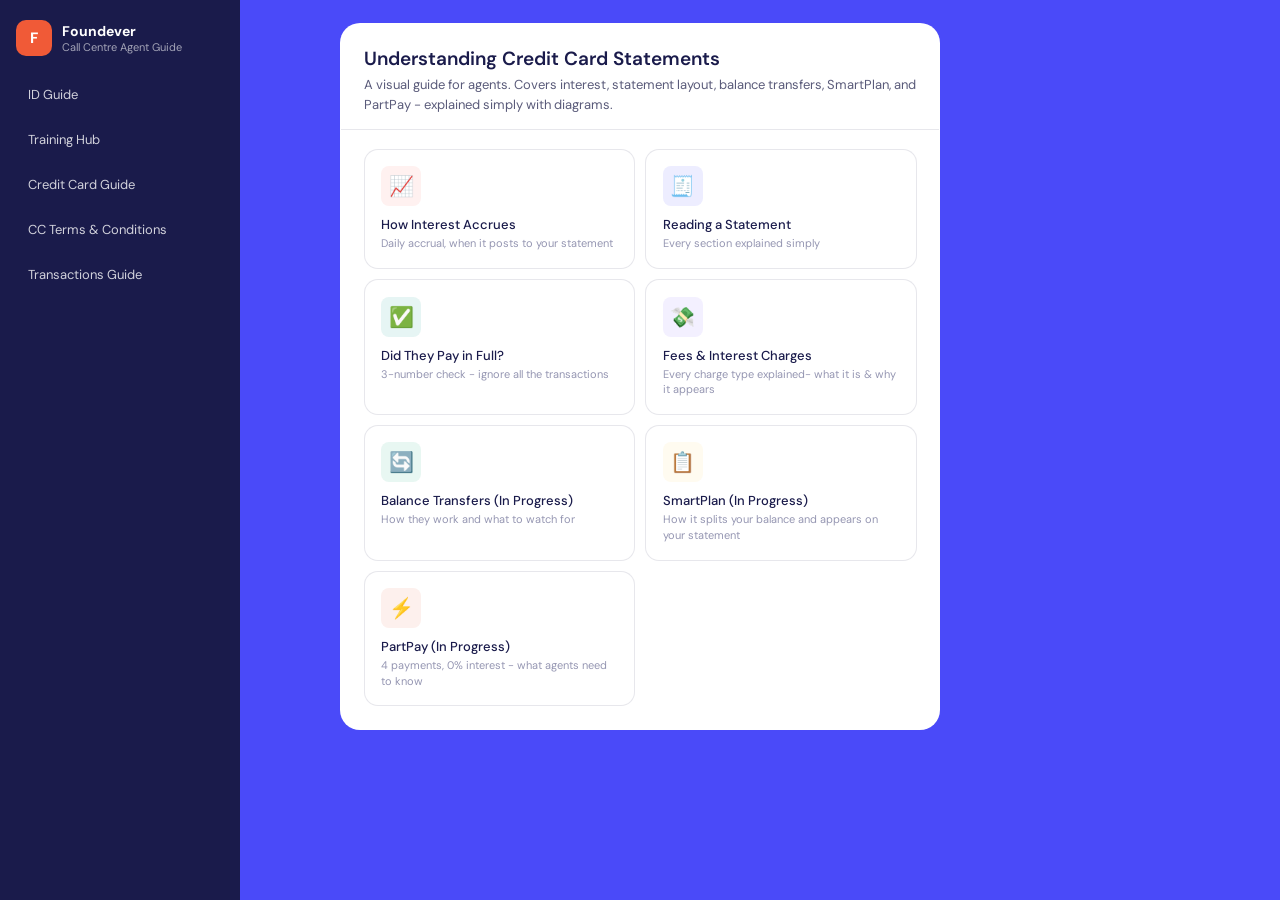
<file: creditcard-guide.html>
<!DOCTYPE html>
<html lang="en">
<head>
<meta charset="UTF-8">
<meta name="viewport" content="width=device-width, initial-scale=1.0">
<title>Credit Card Statement Guide </title>
<link rel="preconnect" href="https://fonts.googleapis.com">
<link href="https://fonts.googleapis.com/css2?family=DM+Sans:opsz,wght@9..40,400;9..40,500;9..40,600;9..40,700&display=swap" rel="stylesheet">
<link rel="stylesheet" href="style-ccguide.css">
</head>
<body>

<div class="sidebar">
  <!-- Sidebar Header -->
  <div class="header-brand">
    <!-- Brand Logo -->
     <div class="brand-row">
      <div class="logo-mark"><span>F</span></div>
      <div>
        <div class="page-org">Foundever</div>
        <div class="page-sub">Call Centre Agent Guide</div>
      </div>
     </div>
    <!-- Mobile Menu Button -->
    <button class="mobile-menu-btn" onclick="toggleMobileMenu()" aria-expanded="false" aria-controls="sidebarLinks">
      Menu <span class="menu-chevron">⌄</span>
    </button>
  </div>
  <!-- Sidebar Links -->
  <nav class="sidebar-links">
    <a class="hub-link" href="index.html">
      ID Guide
    </a>
    <a class="hub-link" href="training-hub.html">
      Training Hub
    </a>

    <a class="hub-link" href="creditcard-guide.html">
      Credit Card Guide
    </a>

    <a class="hub-link" href="terms-conditions.html">
      CC Terms & Conditions
    </a>

    <a class="hub-link" href="transactions-guide.html">
      Transactions Guide
    </a>
  </nav>
</div>

<div id="app"></div>
<script>
const TOPICS = [
  {id:'interest',   icon:'📈', bg:'#fff1f0', label:'How Interest Accrues',        sub:'Daily accrual, when it posts to your statement'},
  {id:'statement',  icon:'🧾', bg:'#ededff', label:'Reading a Statement',          sub:'Every section explained simply'},
  {id:'paid_check', icon:'✅', bg:'#e6f5f4', label:'Did They Pay in Full?',        sub:'3-number check - ignore all the transactions'},
  {id:'fees',       icon:'💸', bg:'#f3f0ff', label:'Fees & Interest Charges',      sub:'Every charge type explained- what it is & why it appears'},
  {id:'balance_xfr',icon:'🔄', bg:'#e8f7f2', label:'Balance Transfers (In Progress)',            sub:'How they work and what to watch for'},
  {id:'smartplan',  icon:'📋', bg:'#fffbf0', label:'SmartPlan (In Progress)',                    sub:'How it splits your balance and appears on your statement'},
  {id:'partpay',    icon:'⚡', bg:'#fdf0ed', label:'PartPay (In Progress)',                      sub:'4 payments, 0% interest - what agents need to know'},
];

const S = {screen:'home', topicId:null};

function escH(s){return String(s).replace(/&/g,'&amp;').replace(/</g,'&lt;').replace(/>/g,'&gt;')}

// ── CONTENT RENDERERS ────────────────────────────────────────────────────────

function renderInterest(){return `
  <div class="section-lbl">The core idea</div>
  <div class="box blue"><div class="box-lbl">How it works</div>
    Interest is calculated <strong>every single day</strong> on your outstanding balance, but it only <em>appears</em> on your statement at the end of each month. Miss a full payment - and you pay for every day the balance sat there.
  </div>

  <div class="box red">
    <div class="box-lbl">Why interest can appear on two statements</div>

    Interest on purchases can start building in the background -  
    but it is <strong>only charged if the full closing balance is not paid by the due date</strong>.

    <br><br>

    <strong>What happens:</strong>
      <ul style="padding-left:12px">
        <li>First statement → no interest shown yet</li>
        <li>Customer does not pay full balance → interest-free period is lost</li>
        <li>Next statement → main interest charge is added</li>
        <li>If they then pay in full → a small additional interest charge may appear on the following statement</li>
      </ul>
      <br>

      <strong>Why it happens:</strong><br>
      Interest keeps building daily until the balance is fully paid,  
      but it is only added to the account at statement time.

      <br><br>

      This delay can make it look like interest is being charged twice -  
      but it’s actually <strong>one continuous interest period shown across two statements</strong>.
  </div>

  <div class="section-lbl">Daily interest formula</div>
  <div style="background:var(--navy);border-radius:var(--rl);padding:1rem 1.25rem;text-align:center;margin-bottom:12px">
    <div style="font-size:11px;color:rgba(255,255,255,.5);margin-bottom:6px;letter-spacing:.08em;text-transform:uppercase">Daily interest charge</div>
    <div style="font-size:16px;font-weight:700;color:#fff;letter-spacing:-.01em">Balance × (Annual Rate ÷ 365)</div>
    <div style="font-size:12px;color:rgba(255,255,255,.55);margin-top:8px">Calculated daily on the <strong>outstanding balance each day </strong>(not a fixed amount)</div>
  </div>

  <div class="section-lbl">What actually happens step by step</div>
  <!-- Timeline -->
  <div style="position:relative;margin:1rem 0 2rem;padding:0 8px">
    <div style="height:6px;background:linear-gradient(90deg,var(--green) 0%,var(--amber) 60%,var(--red) 100%);border-radius:99px;position:relative">
      <!-- nodes -->
      <div style="position:absolute;left:0;top:50%;transform:translateY(-50%)">
        <div style="width:16px;height:16px;background:var(--green);border:3px solid #fff;border-radius:99px;box-shadow:0 0 0 1px var(--green)"></div>
      </div>
      <div style="position:absolute;left:40%;top:50%;transform:translateX(-50%) translateY(-50%)">
        <div style="width:16px;height:16px;background:var(--amber);border:3px solid #fff;border-radius:99px;box-shadow:0 0 0 1px var(--amber)"></div>
      </div>
      <div style="position:absolute;left:70%;top:50%;transform:translateX(-50%) translateY(-50%)">
        <div style="width:16px;height:16px;background:var(--red);border:3px solid #fff;border-radius:99px;box-shadow:0 0 0 1px var(--red)"></div>
      </div>
      <div style="position:absolute;right:0;top:50%;transform:translateY(-50%)">
        <div style="width:16px;height:16px;background:#666;border:3px solid #fff;border-radius:99px;box-shadow:0 0 0 1px #ccc"></div>
      </div>
    </div>
    <!-- labels below -->
    <div style="display:flex;justify-content:space-between;margin-top:14px;font-size:10px">
      <div style="text-align:center;width:60px">
        <div style="font-weight:600;color:var(--green)">1 Mar</div>
        <div style="color:var(--t3)">Purchase<br>$1,000</div>
      </div>
      <div style="text-align:center;width:80px;margin-left:-10px">
        <div style="font-weight:600;color:var(--amber)">31 Mar</div>
        <div style="color:var(--t3)">Statement<br>issued</div>
      </div>
      <div style="text-align:center;width:80px">
        <div style="font-weight:600;color:var(--red)">25 Apr</div>
        <div style="color:var(--t3)">Due date<br>missed</div>
      </div>
      <div style="text-align:center;width:60px">
        <div style="font-weight:600;color:#666">30 Apr</div>
        <div style="color:var(--t3)">Next<br>statement</div>
      </div>
    </div>
    <!-- annotation above line -->
    
  </div>

  <div class="section-lbl">The 2-statement problem (most common customer confusion)</div>
  <div style="display:grid;grid-template-columns:1fr 1fr;gap:8px;margin-bottom:12px">
    <div class="stmt" style="margin:0">
      <div class="stmt-head" style="padding:.5rem .75rem"><span class="stmt-head-title">March Statement</span></div>
      <div class="stmt-row"><span class="stmt-label">Balance</span><span class="stmt-amount">$1,000</span></div>
      <div class="stmt-row highlight-green"><span class="stmt-label">Payment received</span><span class="stmt-amount neg">-$1,000</span></div>
      <div class="stmt-row subtotal"><span class="stmt-label">Closing balance</span><span class="stmt-amount">$0</span></div>
    </div>
    <div class="stmt" style="margin:0">
      <div class="stmt-head" style="padding:.5rem .75rem"><span class="stmt-head-title">April Statement</span></div>
      <div class="stmt-row"><span class="stmt-label">Opening balance</span><span class="stmt-amount">$0</span></div>
      <div class="stmt-row highlight-red"><span class="stmt-label">Interest charge</span><span class="stmt-amount interest">$17.68</span></div>
      <div class="stmt-row subtotal"><span class="stmt-label">Closing balance</span><span class="stmt-amount">$17.68</span></div>
    </div>
  </div>
  

  <div class="section-lbl">What most people get wrong</div>
  <div class="box amber">
    <div class="box-lbl">It is NOT just about the due date</div>
    Customers think:
    <br>“I paid it off, so no interest”
    <br><br>
    Reality:
    <ul>
      <li>Interest may have already been accruing BEFORE they paid</li>
      <li>If they lost their interest-free period, it applies <strong>retroactively</strong></li>
    </ul>
  </div>


  <div class="section-lbl">Transaction types matter</div>
  <div style="display:flex;flex-direction:column;gap:7px;margin-bottom:12px">
    ${[
      ['var(--green)','Purchases','Interest-free period applies ONLY if full balance is paid by due date'],
      ['var(--red)','Cash advances','Interest starts immediately - NO interest-free period'],
      ['var(--brand)','Balance transfers','Separate rate and rules - does NOT behave like purchases'],
    ].map(([col,title,text])=>`
      <div style="display:flex;gap:10px;padding:8px 10px;background:var(--surface);border-radius:var(--r)">
        <div style="width:8px;height:8px;border-radius:99px;background:${col};margin-top:6px"></div>
        <div><div style="font-weight:600;font-size:12px">${title}</div><div style="font-size:12px;color:var(--t2)">${text}</div></div>
      </div>
    `).join('')}
  </div>

  <div class="divider"></div>
  <div class="section-lbl">Agent tips</div>
  <div class="agent-tip"><div class="at-lbl">Common question</div>
     <div class="at-q">"I paid it off - why am I still charged interest?"</div>
    <div class="at-a">
      Interest is charged daily while there is a balance.  
      If the full closing balance wasn’t paid by the due date in the previous cycle, interest starts from the purchase date and continues until the balance is cleared.  
      That interest is then added on the next statement.
    </div>
    </div>
  <div class="agent-tip"><div class="at-lbl">Common question</div>
    <div class="at-q">"I see interest on 2 statements in a row - is this a double charge?"</div>
    <div class="at-a">No. The first charge is interest for the unpaid balance period. The second is the gap between that statement date and when payment was finally received. Two separate accrual periods - both correct under Clause 5.3 of the Westpac Credit Card T&Cs.</div>
  </div>
`}

function renderStatement(){return `
  <div class="section-lbl">A typical credit card statement - annotated</div>
  <div class="stmt">
    <div class="stmt-head">
      <span class="stmt-head-title">Westpac Credit Card Statement</span>
      <span class="stmt-head-sub">Period: 1 Mar – 31 Mar 2025 · Account ****1234</span>
    </div>

    <div class="stmt-row head"><span>Account Summary</span></div>
    <div class="stmt-row"><span class="stmt-label" style="display:flex;align-items:center;gap:6px"><span class="stmt-callout" style="background:#5a5b7a">1</span> Opening Balance</span><span class="stmt-amount">$1,250.00</span></div>

    <div class="stmt-row head"><span>Transactions</span></div>
    <div class="stmt-row"><span class="stmt-label" style="display:flex;align-items:center;gap:6px"><span class="stmt-callout" style="background:var(--brand)">2</span> 03 Mar - Woolworths</span><span class="stmt-amount">$124.50</span></div>
    <div class="stmt-row"><span class="stmt-label" style="padding-left:24px">07 Mar - Netflix</span><span class="stmt-amount">$15.99</span></div>
    <div class="stmt-row"><span class="stmt-label" style="padding-left:24px">14 Mar - Shell Petrol</span><span class="stmt-amount">$89.70</span></div>

    <div class="stmt-row head"><span>Payments & Credits</span></div>
    <div class="stmt-row highlight-green"><span class="stmt-label" style="display:flex;align-items:center;gap:6px"><span class="stmt-callout" style="background:var(--green)">3</span> 18 Mar - Payment - Thank you</span><span class="stmt-amount neg">-$600.00</span></div>

    <div class="stmt-row head"><span>Interest & Fees</span></div>
    <div class="stmt-row highlight-red"><span class="stmt-label" style="display:flex;align-items:center;gap:6px"><span class="stmt-callout" style="background:var(--red)">4</span> 31 Mar - Interest Charge</span><span class="stmt-amount interest">$14.32</span></div>
    <div class="stmt-row highlight-amber"><span class="stmt-label" style="display:flex;align-items:center;gap:6px"><span class="stmt-callout" style="background:var(--amber)">5</span> 31 Mar - Annual Card Fee</span><span class="stmt-amount">$175.00</span></div>

    <div class="stmt-row total"><span class="stmt-label" style="display:flex;align-items:center;gap:6px"><span class="stmt-callout" style="background:var(--navy)">6</span> Closing Balance</span><span class="stmt-amount brand">$1,069.51</span></div>
    <div class="stmt-row highlight-blue"><span class="stmt-label" style="display:flex;align-items:center;gap:6px"><span class="stmt-callout" style="background:var(--brand)">7</span> Minimum Payment Due</span><span class="stmt-amount brand">$21.39</span></div>
    <div class="stmt-row"><span class="stmt-label" style="display:flex;align-items:center;gap:6px"><span class="stmt-callout" style="background:var(--navy)">8</span> Payment Due Date</span><span class="stmt-amount">15 Apr 2025</span></div>
  </div>

  <div class="section-lbl">What each number means</div>
  <div style="display:flex;flex-direction:column;gap:7px;margin-bottom:12px">
    ${[
      ['1','#5a5b7a','Opening Balance','What was owed at the start of this statement period - the closing balance from last month.'],
      ['2','var(--brand)','Transactions','All purchases made this period. Interest and fees are NOT included here - they have their own section.'],
      ['3','var(--green)','Payments & Credits','Money the customer paid in, plus any refunds. Shown as negative (reduces what they owe).'],
      ['4','var(--red)','Interest Charge','The daily interest accrued over the period, totalled and posted at statement end. Only appears if they carried a balance.'],
      ['5','var(--amber)','Fees','Annual card fee, cash advance fee, missed payment fee, etc. These are separate from interest.'],
      ['6','var(--navy)','Closing Balance','What they owe right now. = Opening + Transactions − Payments + Interest + Fees.'],
      ['7','var(--brand)','Minimum Payment Due','The least they must pay to avoid a $20 missed payment fee. Paying only the minimum means interest accrues on the rest.'],
      ['8','var(--navy)','Payment Due Date','The deadline. Pay the full closing balance by this date to keep the interest-free period.'],
    ].map(([n,col,title,text])=>`
      <div style="display:flex;gap:10px;align-items:flex-start;padding:8px 10px;background:var(--surface);border-radius:var(--r)">
        <div style="width:20px;height:20px;border-radius:99px;background:${col};color:#fff;font-size:10px;font-weight:700;display:grid;place-items:center;flex-shrink:0;margin-top:1px">${n}</div>
        <div><div style="font-size:12px;font-weight:600;color:var(--t1);margin-bottom:2px">${title}</div><div style="font-size:12px;color:var(--t2);line-height:1.5">${text}</div></div>
      </div>`).join('')}
  </div>

  <div class="divider"></div>
  <div class="section-lbl">Agent tips</div>
  <div class="agent-tip"><div class="at-lbl">Common question</div>
    <div class="at-q">"What is the difference between the closing balance and the minimum payment?"</div>
    <div class="at-a">The closing balance is the full amount owed. The minimum payment is the least they must pay to avoid a late fee - but paying only the minimum means interest accrues on everything else. To keep interest-free days, they must pay the full closing balance (or Monthly Payment Balance if they have a SmartPlan or Balance Transfer).</div>
  </div>
  <div class="agent-tip"><div class="at-lbl">Common question</div>
    <div class="at-q">"Why do I see both interest AND fees on my statement?"</div>
    <div class="at-a">They're different things. Interest is charged on the balance they carried day-to-day. Fees are fixed charges for specific events - like the annual card fee or a missed payment fee. A customer can have a fee without any interest (e.g. if they paid in full but still got charged the annual fee).</div>
  </div>
`}

function renderBalanceXfr(){return `
  <div class="section-lbl">What is a balance transfer?</div>
  <div class="box blue"><div class="box-lbl">Simple definition</div>
    A balance transfer moves debt from a higher-interest card to a Westpac card at a lower (often 0%) promotional rate for a set period. It doesn't reduce what you owe - it changes where you owe it and at what rate.
  </div>

  <div class="section-lbl">Before & after</div>
  <div class="two-col">
    <div style="background:var(--red-bg);border:1px solid var(--red-bdr);border-radius:var(--rl);padding:1rem;text-align:center">
      <div style="font-size:10px;text-transform:uppercase;font-weight:700;color:var(--red);margin-bottom:.5rem">Other bank card - BEFORE</div>
      <div style="font-size:24px;font-weight:700;color:var(--t1)">$5,000</div>
      <div style="font-size:12px;color:var(--t2);margin-top:4px">At 22% p.a.</div>
      <div style="font-size:11px;color:var(--red);margin-top:6px;font-weight:600">≈ $3.01/day interest</div>
    </div>
    <div style="background:var(--green-bg);border:1px solid var(--green-bdr);border-radius:var(--rl);padding:1rem;text-align:center">
      <div style="font-size:10px;text-transform:uppercase;font-weight:700;color:var(--green);margin-bottom:.5rem">Westpac card - AFTER</div>
      <div style="font-size:24px;font-weight:700;color:var(--t1)">$5,000</div>
      <div style="font-size:12px;color:var(--t2);margin-top:4px">At 0% for 20 months</div>
      <div style="font-size:11px;color:var(--green);margin-top:6px;font-weight:600">$0/day interest (promo period)</div>
    </div>
  </div>

  <div class="section-lbl">The timeline - what agents must explain</div>
  <div style="position:relative;margin:1.5rem 0 1rem;padding:0 8px">
    <div style="height:8px;border-radius:99px;overflow:hidden;display:flex">
      <div style="width:72%;background:var(--green);display:flex;align-items:center;padding-left:10px"><span style="font-size:10px;font-weight:600;color:#fff">0% promotional period (20 months)</span></div>
      <div style="width:28%;background:var(--red);display:flex;align-items:center;justify-content:flex-end;padding-right:8px"><span style="font-size:10px;font-weight:600;color:#fff">Standard rate</span></div>
    </div>
    <div style="display:flex;justify-content:space-between;margin-top:8px;font-size:10px;color:var(--t2)">
      <span>Transfer date (Day 1)<br><span style="font-style:italic">Interest starts immediately on BT</span></span>
      <span style="text-align:center">Month 20<br><span style="color:var(--red);font-weight:600">Promo ends!</span></span>
      <span style="text-align:right">Remaining balance →<br>reverts to purchase/cash rate</span>
    </div>
  </div>

  <div class="section-lbl">How it appears on a statement</div>
  <div class="stmt">
    <div class="stmt-head"><span class="stmt-head-title">Account Summary - Balance Transfer Active</span></div>
    <div class="stmt-row"><span class="stmt-label">Main Account Balance</span><span class="stmt-amount">$234.19</span></div>
    <div class="stmt-row highlight-blue"><span class="stmt-label">Balance Transfer Balance</span><span class="stmt-amount brand">$4,750.00</span></div>
    <div class="stmt-row total"><span class="stmt-label">Total Closing Balance</span><span class="stmt-amount brand">$4,984.19</span></div>
    <div class="stmt-row"><span class="stmt-label" style="color:var(--brand);font-size:11px">Monthly Payment Balance (pay this to keep interest free on purchases)</span><span class="stmt-amount brand" style="font-size:11px">$234.19</span></div>
  </div>

  <div class="box amber"><div class="box-lbl">⚠ Key rule agents must know</div>
    While a Balance Transfer is active, the customer must pay the <strong>Monthly Payment Balance</strong> (not the full closing balance) to keep their interest-free period on purchases. This is different from the normal "pay the closing balance" rule.
  </div>

  <div class="box red"><div class="box-lbl">Critical - what happens at end of promo period</div>
    Any remaining Balance Transfer balance reverts to the Purchase Balance or Cash Advance Balance (per the original offer terms) and starts attracting the standard rate. Customers should aim to pay it off before the promo ends. Not available on Westpac Lite.
  </div>

  <div class="divider"></div>
  <div class="section-lbl">Agent tips</div>
  <div class="agent-tip"><div class="at-lbl">Common question</div>
    <div class="at-q">"I did a balance transfer but I'm still being charged interest on my purchases."</div>
    <div class="at-a">When a Balance Transfer is active, the customer needs to pay the Monthly Payment Balance (shown on their statement) - not the full closing balance - to maintain interest-free on purchases. If they only paid the minimum, interest would have applied to purchases. Check what amount they paid last month.</div>
  </div>
  <div class="agent-tip"><div class="at-lbl">Common question</div>
    <div class="at-q">"Can I cancel a balance transfer?"</div>
    <div class="at-a">Balance transfers can't be cancelled once processed, but customers can pay off the balance transfer balance faster. The balance transfer fee (typically 3%) is charged upfront and is not refunded.</div>
  </div>
`}

function renderSmartplan(){return `
  <div class="section-lbl">What is SmartPlan?</div>
  <div class="box blue"><div class="box-lbl">Simple definition</div>
    SmartPlan splits a large purchase or part of your card balance into <strong>fixed monthly instalments</strong> - like a mini payment plan within your credit card. You choose the number of months, and a set amount comes off each statement automatically.
  </div>

  <div class="section-lbl">How it splits your balance</div>
  <div class="two-col">
    <div class="bs-card" style="border-color:var(--bdr-md)">
      <div class="bs-title">Before SmartPlan</div>
      <div style="font-size:13px;color:var(--t2);margin-bottom:8px">Main Account Balance</div>
      <div class="bs-amount">$3,200</div>
      <div class="bs-rate">Full amount attracting 20.99% p.a.</div>
      <div style="display:inline-block;font-size:10px;font-weight:600;padding:2px 8px;border-radius:99px;margin-top:6px;background:var(--red-bg);color:var(--red)">No structure</div>
    </div>
    <div class="bs-card" style="border-color:var(--brand-mid);background:var(--brand-lt)">
      <div class="bs-title" style="color:var(--brand)">After SmartPlan</div>
      <div style="font-size:12px;color:var(--t2);margin-bottom:4px">Main Account Balance</div>
      <div style="font-size:18px;font-weight:700;color:var(--t1)">$1,200</div>
      <div style="height:8px"></div>
      <div style="font-size:12px;color:var(--brand);font-weight:600;margin-bottom:2px">SmartPlan Balance</div>
      <div style="font-size:18px;font-weight:700;color:var(--brand)">$2,000</div>
      <div class="bs-pill" style="background:var(--brand-lt);color:var(--brand)">$200/month × 10 months</div>
    </div>
  </div>

  <div class="section-lbl">How it appears on a statement</div>
  <div class="stmt">
    <div class="stmt-head"><span class="stmt-head-title">Account Summary - SmartPlan Active</span></div>
    <div class="stmt-row"><span class="stmt-label">Main Account Balance</span><span class="stmt-amount">$1,200.00</span></div>
    <div class="stmt-row highlight-blue"><span class="stmt-label">SmartPlan Balance(s)</span><span class="stmt-amount brand">$1,800.00</span></div>
    <div class="stmt-row total"><span class="stmt-label">Total Closing Balance</span><span class="stmt-amount brand">$3,000.00</span></div>

    <div class="stmt-row head"><span>SmartPlan Detail</span></div>
    <div class="stmt-row highlight-blue"><span class="stmt-label">Plan 1: Television purchase - 8 months remaining</span><span class="stmt-amount brand">$200.00/mo</span></div>

    <div class="stmt-row head"><span>What to pay this month</span></div>
    <div class="stmt-row"><span class="stmt-label">Monthly Payment Balance (keeps interest free on purchases)</span><span class="stmt-amount">$1,200.00</span></div>
    <div class="stmt-row"><span class="stmt-label">SmartPlan Instalment</span><span class="stmt-amount">$200.00</span></div>
    <div class="stmt-row total"><span class="stmt-label">Monthly Payment (pay this to keep SmartPlan active)</span><span class="stmt-amount brand">$1,400.00</span></div>
  </div>

  <div class="box amber"><div class="box-lbl">⚠ Autopay must be updated first</div>
    Before setting up a SmartPlan, the customer must update Autopay to either "Monthly Payment Balance" or "Monthly Payment." A fixed dollar amount or percentage Autopay is not compatible - the setup will be blocked.
  </div>

  <div class="box red"><div class="box-lbl">What happens if a SmartPlan payment is missed</div>
    Westpac may cancel the SmartPlan and move the remaining balance back to the Main Account Balance where standard interest applies. Setup fees are not refunded.
  </div>

  <div class="divider"></div>
  <div class="section-lbl">Agent tips</div>
  <div class="agent-tip"><div class="at-lbl">Common question</div>
    <div class="at-q">"I set up SmartPlan but my Autopay stopped working."</div>
    <div class="at-a">This is expected behaviour. Setting up a SmartPlan affects existing Autopay. If Autopay was set to a fixed dollar amount or percentage, the customer needs to update it to "Monthly Payment Balance" or "Monthly Payment" before the SmartPlan can proceed. Ask them to update this in Online Banking. Reference: Westpac Credit Card T&Cs Clause 7.5.</div>
  </div>
  <div class="agent-tip"><div class="at-lbl">Common question</div>
    <div class="at-q">"Can the customer have more than one SmartPlan?"</div>
    <div class="at-a">Yes - up to 8 active SmartPlans at once. Each appears separately on the statement with its own instalment amount. Payments are applied to the highest-rate SmartPlan first, then oldest first if the rate is the same.</div>
  </div>
  <div class="agent-tip"><div class="at-lbl">Common question</div>
    <div class="at-q">"How do I set up SmartPlan for a customer?"</div>
    <div class="at-a">SmartPlan can only be set up through Online Banking (desktop or Westpac App). Agents cannot set it up directly on behalf of the customer. Takes up to 2 business days to activate. The rate and fees are disclosed at setup and the customer receives notification when it's accepted. Reference: Clause 7.2.</div>
  </div>
`}

function renderPartpay(){return `
  <div class="section-lbl">What is PartPay?</div>
  <div class="box blue"><div class="box-lbl">Simple definition</div>
    PartPay splits a purchase into <strong>4 equal payments over 6 weeks</strong> with <strong>0% interest</strong>. It uses a separate digital card (PartPay Card) that's linked to the main credit card account. Think of it as a built-in buy-now-pay-later.
  </div>

  <div class="section-lbl">How a $500 purchase is split</div>
  <div class="pay-schedule">
    <div class="pay-item paid">
      <div class="pi-num">Payment 1</div>
      <div class="pi-amount">$125</div>
      <div class="pi-date">1 Mar (at purchase)</div>
      <div class="pi-status">✓ Paid</div>
    </div>
    <div class="pay-item paid">
      <div class="pi-num">Payment 2</div>
      <div class="pi-amount">$125</div>
      <div class="pi-date">15 Mar</div>
      <div class="pi-status">✓ Paid</div>
    </div>
    <div class="pay-item due">
      <div class="pi-num">Payment 3</div>
      <div class="pi-amount">$125</div>
      <div class="pi-date">29 Mar</div>
      <div class="pi-status">DUE NOW</div>
    </div>
    <div class="pay-item future">
      <div class="pi-num">Payment 4</div>
      <div class="pi-amount">$125</div>
      <div class="pi-date">12 Apr</div>
      <div class="pi-status">Upcoming</div>
    </div>
  </div>

  <div class="section-lbl">How it appears on a statement</div>
  <div class="stmt">
    <div class="stmt-head"><span class="stmt-head-title">Account Summary - PartPay Active</span></div>
    <div class="stmt-row"><span class="stmt-label">Main Account Balance</span><span class="stmt-amount">$450.00</span></div>
    <div class="stmt-row highlight-blue"><span class="stmt-label">PartPay Balance</span><span class="stmt-amount brand">$250.00</span></div>
    <div class="stmt-row total"><span class="stmt-label">Total Closing Balance</span><span class="stmt-amount brand">$700.00</span></div>

    <div class="stmt-row head"><span>PartPay Detail</span></div>
    <div class="stmt-row highlight-blue"><span class="stmt-label">Appliance Store - $500.00 original</span><span class="stmt-amount">$250.00 remaining</span></div>
    <div class="stmt-row" style="font-size:11px"><span class="stmt-label" style="color:var(--t3)">Instalments 1 & 2 paid · Instalment 3 due 29 Mar · Instalment 4 due 12 Apr</span><span></span></div>

    <div class="stmt-row head"><span>What to pay this month</span></div>
    <div class="stmt-row"><span class="stmt-label">Monthly Payment Balance (keeps purchases interest free - excludes PartPay)</span><span class="stmt-amount">$450.00</span></div>
    <div style="padding:6px 1rem;font-size:11px;color:var(--brand);background:var(--brand-lt)">PartPay Balance (0% interest) - collected automatically per schedule above</div>
  </div>

  <div class="section-lbl">Key rules - what's different about PartPay</div>
  <div style="display:flex;flex-direction:column;gap:7px;margin-bottom:12px">
    ${[
      ['var(--green)','0% interest on PartPay Balance','The PartPay Balance always sits at 0% - no interest, ever, as long as instalments are paid on time.'],
      ['var(--green)','Does not need to be paid for interest free on purchases','The Monthly Payment Balance excludes PartPay - customers only need to pay the Main Account Balance to keep interest free days on purchases.'],
      ['var(--brand)','PartPay Card is a digital card only','It is a separate digital card linked to the main credit card account. It can ONLY be used for eligible purchases - no cash advances, no Balance Transfers.'],
      ['var(--amber)','Cash advances not permitted','If a cash advance accidentally goes through on a PartPay Card, it is treated as a PartPay Purchase and repaid per the instalment schedule.'],
      ['var(--red)','Missed PartPay payment = moves to purchase balance','A missed PartPay payment (Missed PartPay Payment) is moved into the Purchase Balance and attracts the standard purchase rate from that point.'],
      ['var(--amber)','Points earned on full purchase value','Points are earned on the full purchase value - not on each individual instalment.'],
    ].map(([col,title,text])=>`
      <div style="display:flex;gap:10px;align-items:flex-start;padding:8px 10px;background:var(--surface);border-radius:var(--r)">
        <div style="width:8px;height:8px;border-radius:99px;background:${col};flex-shrink:0;margin-top:5px"></div>
        <div><div style="font-size:12px;font-weight:600;color:var(--t1);margin-bottom:2px">${title}</div><div style="font-size:12px;color:var(--t2);line-height:1.5">${text}</div></div>
      </div>`).join('')}
  </div>

  <div class="divider"></div>
  <div class="section-lbl">Agent tips</div>
  <div class="agent-tip"><div class="at-lbl">Common question</div>
    <div class="at-q">"I paid my credit card balance but PartPay is still showing - do I owe more?"</div>
    <div class="at-a">Yes, PartPay is collected separately on its own schedule. The Monthly Payment Balance they needed to pay only covered the Main Account Balance. The PartPay instalments are collected automatically on the PartPay dates. If they paid the Monthly Payment Balance correctly, they are not in arrears - PartPay is running as expected. Reference: Westpac Credit Card T&Cs Clause 5.2.</div>
  </div>
  <div class="agent-tip"><div class="at-lbl">Common question</div>
    <div class="at-q">"Why is there interest on my statement even though PartPay is 0%?"</div>
    <div class="at-a">Interest is charged on the Main Account Balance - not the PartPay Balance. If the customer didn't pay the Monthly Payment Balance in full, interest would apply to their purchase balance. The PartPay Balance itself is always 0% and is never subject to interest. Reference: Altitude T&Cs and Westpac Credit Card T&Cs Table 1.</div>
  </div>
  <div class="agent-tip"><div class="at-lbl">Common question</div>
    <div class="at-q">"What happens if I miss a PartPay payment?"</div>
    <div class="at-a">A missed PartPay payment (called a "Missed PartPay Payment") is moved from the PartPay Balance into the Purchase Balance. From that point it attracts the standard purchase rate. It is also included in the Minimum Payment Due calculation going forward. Encourage the customer to set up Autopay to prevent this.</div>
  </div>
`}

// ── RENDER ────────────────────────────────────────────────────────────────────
function render(){
  const t = S.topicId ? TOPICS.find(x=>x.id===S.topicId) : null;
  document.getElementById('app').innerHTML = `
   
    <div class="shell">
      ${S.screen === 'home' ? renderHome() : renderTopic(t)}
    </div>`;
}

function renderHome(){
  return `
    <div class="home-head">
      <h1>Understanding Credit Card Statements</h1>
      <p>A visual guide for agents. Covers interest, statement layout, balance transfers, SmartPlan, and PartPay - explained simply with diagrams.</p>
    </div>
    <div class="topic-grid">
      ${TOPICS.map(t=>`
        <div class="topic-card" onclick="goTopic('${t.id}')">
          <div class="tc-pill" style="background:${t.bg}">${t.icon}</div>
          <div class="tc-lbl">${escH(t.label)}</div>
          <div class="tc-desc">${escH(t.sub)}</div>
        </div>`).join('')}
    </div>`;
}

function renderFees(){

  function feeBlock(title, accent, type, fields, avoidTip, agentQ, agentA, src){

    // Amount pill — first field's value shown as a badge in the header
    const amountPill = fields[0][1];

    // Data rows — label left, value+note right
    const rows = fields.slice(1).map(([label, val, note]) => `
      <div style="display:flex;justify-content:space-between;align-items:flex-start;
                  padding:7px 0;border-bottom:.5px solid rgba(26,27,75,.06);gap:12px">
        <span style="font-size:11px;color:#7a7b9a;line-height:1.45;flex-shrink:0;
                     min-width:90px">${label}</span>
        <span style="font-size:11px;font-weight:500;text-align:right;color:#1A1B4B;
                     line-height:1.45">${val}${note
          ? `<br><span style='font-size:9px;color:#9596b2;font-weight:400'>${note}</span>`
          : ''}</span>
      </div>`).join('');

    return `
      <div style="border-radius:var(--rl);overflow:hidden;margin-bottom:14px;
                  border:1px solid rgba(26,27,75,.11);
                  box-shadow:0 2px 12px rgba(26,27,75,.07),0 1px 3px rgba(26,27,75,.05)">

        <!-- ── HEADER ── -->
        <div style="display:flex;align-items:center;justify-content:space-between;
                    gap:12px;padding:.85rem 1rem .8rem 1.1rem;
                    border-left:5px solid ${accent};background:#fff;
                    border-bottom:1px solid rgba(26,27,75,.08)">
          <div>
            <div style="font-size:9px;text-transform:uppercase;letter-spacing:.14em;
                        font-weight:700;color:${accent};margin-bottom:4px">
              ${type === 'interest' ? 'Interest charge' : 'Fee'}
            </div>
            <div style="font-size:15px;font-weight:700;color:#1A1B4B;
                        letter-spacing:-.02em;line-height:1.2">${title}</div>
          </div>
          <div style="flex-shrink:0;background:${accent}18;border:1px solid ${accent}44;
                      border-radius:8px;padding:5px 11px;text-align:right">
            <div style="font-size:9px;color:${accent};font-weight:600;
                        text-transform:uppercase;letter-spacing:.08em;margin-bottom:2px">Amount</div>
            <div style="font-size:12px;font-weight:700;color:${accent};
                        white-space:nowrap">${amountPill}</div>
          </div>
        </div>

        <!-- ── DATA ROWS ── -->
        <div style="padding:.7rem 1rem .5rem 1.1rem;background:#fafafa;
                    border-left:5px solid ${accent}30">${rows}</div>

        <!-- ── HOW TO AVOID ── -->
        <div style="padding:.65rem 1rem .65rem 1.1rem;
                    background:#f0faf4;border-left:5px solid #1a7a41;
                    border-top:.5px solid #c8ead4">
          <span style="font-size:10px;text-transform:uppercase;letter-spacing:.1em;
                       font-weight:700;color:#1a7a41;margin-right:6px">How to avoid</span>
          <span style="font-size:11px;color:#2d6a41;line-height:1.5">${avoidTip}</span>
        </div>

        <!-- ── AGENT TIP ── -->
        ${agentQ ? `
        <div style="padding:.75rem 1rem .75rem 1.1rem;
                    background:linear-gradient(135deg,#1A1B4B 0%,#23245c 100%);
                    border-left:5px solid ${accent};border-top:.5px solid rgba(255,255,255,.06)">
          <div style="font-size:9px;text-transform:uppercase;letter-spacing:.14em;
                      color:${accent};font-weight:700;margin-bottom:6px">Agent tip</div>
          <div style="font-size:11px;color:rgba(255,255,255,.55);font-style:italic;
                      margin-bottom:5px;line-height:1.45">&ldquo;${agentQ}&rdquo;</div>
          <div style="font-size:12px;color:rgba(255,255,255,.9);line-height:1.6">${agentA}</div>
        </div>` : ''}

        <!-- ── SOURCE ── -->
        <div style="padding:.4rem 1rem .4rem 1.1rem;background:#f4f4f8;
                    border-top:.5px solid rgba(26,27,75,.08);border-left:5px solid #d0d0e0;
                    font-size:9px;color:#9596b2;letter-spacing:.01em">
          📄 ${src}
        </div>
      </div>`;
  }

  // ── Section divider helper ──────────────────────────────────────────────────
  function sectionHead(label, count, color){
    return `
      <div style="display:flex;align-items:center;gap:10px;margin:1.5rem 0 .75rem">
        <div style="width:4px;height:28px;background:${color};border-radius:99px;flex-shrink:0"></div>
        <div>
          <div style="font-size:14px;font-weight:700;color:#1A1B4B;line-height:1">${label}</div>
          <div style="font-size:10px;color:#9596b2;margin-top:2px">${count} type${count!==1?'s':''}</div>
        </div>
      </div>`;
  }

  return `
  <div class="section-lbl">How to use this page</div>
  <div class="box blue"><div class="box-lbl">Two types of charges</div>
    Every charge on a Westpac credit card is either a <strong>fee</strong> (fixed, event-based) or <strong>interest</strong> (daily percentage on what's owed). They have different causes and appear in different places on the statement.
  </div>

  ${sectionHead('Interest Charges', 4, '#e84545')}

  ${feeBlock('Purchase Interest',       '#d63b3b', 'interest',
    [['Amount',         'Up to 20.99% p.a.'],
     ['Rates by card',  'Altitude Platinum / Black / Low Fee: 20.99% p.a.<br>Low Rate Card: 13.74% p.a.<br>Westpac Lite: 9.90% p.a.',''],
     ['Starts from',    'Day of the purchase','Subject to interest-free period'],
     ['Applies to',     'All 5 Westpac credit cards','Different rates per card'],
     ['When it appears','Statement AFTER a period where the full required amount was not paid by the due date',''],
    ],
    'Pay the full Closing Balance (or Monthly Payment Balance if SmartPlan/BT/PartPay is active) by the due date every month.',
    'I paid my card — why is there still interest on my statement?',
    'Check the statement from last month. If the full required amount was not paid in full by the due date, interest accrued on the outstanding balance and posts to the next statement. See the "Did They Pay in Full?" guide for the exact check procedure.',
    'Westpac Credit Card T&Cs — Clause 5.1–5.3, pp.13–17'
  )}

  ${feeBlock('Cash Advance Interest',   '#c43030', 'interest',
    [['Amount',         '21.99% p.a.', 'Higher than the purchase rate on all cards'],
     ['No interest-free period', 'Interest starts from the day of the transaction — regardless of whether the account is otherwise interest-free',''],
     ['Applies to',     'Altitude Platinum, Altitude Black, Low Fee, Low Rate',''],
     ['Not available on','Westpac Lite','Cash advances are not offered on Lite'],
     ['Also charged',   'A 3.5% cash advance fee applies in addition to this interest','Both the fee AND interest apply from day one'],
    ],
    'Use a debit card for all cash withdrawals. Cash advances on a credit card are one of the most expensive ways to access money.',
    'Why is my cash withdrawal being charged more interest than my purchases?',
    'Cash advances attract 21.99% interest starting from the day of withdrawal — there is no interest-free period. On top of that, a 3.5% transaction fee also applies. Both start immediately. A debit card is always cheaper for cash.',
    'Westpac Credit Card T&Cs — Clause 5.1, Table 1 & 2'
  )}

  ${feeBlock('Balance Transfer Interest','#b52878', 'interest',
    [['Amount',         'Promotional rate at time of transfer — often 0% for a set term','Reverts to standard rate when promo ends'],
     ['Starts from',    'Day the balance is transferred to the account','No interest-free period on Balance Transfers'],
     ['At promo end',   'Remaining BT balance reverts to Purchase or Cash Advance Balance and attracts standard rate','Per the original offer terms'],
     ['Applies to',     'Altitude Platinum, Altitude Black, Low Fee, Low Rate',''],
     ['Not available on','Westpac Lite','Balance transfers not offered on Lite'],
    ],
    'Pay off the Balance Transfer balance before the promotional period ends. Set a calendar reminder for the expiry date.',
    'My 0% balance transfer is now being charged interest — why?',
    'The promotional period has ended. Any remaining balance has reverted to the standard rate. Check the original offer terms for the exact end date. The customer should factor in the remaining BT balance in their monthly payment going forward.',
    'Westpac Credit Card T&Cs — Clause 5.1, Table 2'
  )}

  ${feeBlock('SmartPlan Interest',      '#9b5de5', 'interest',
    [['Amount',         'Varies — disclosed at time of SmartPlan setup',''],
     ['Starts from',    'Day the SmartPlan is activated','Included in the instalment calculation'],
     ['Applies to',     'Altitude Platinum, Altitude Black, Low Fee, Low Rate',''],
     ['If plan ends early','Remaining balance reverts to the original balance category (Purchase / Cash Advance / BT) and attracts that rate',''],
    ],
    'Review the SmartPlan rate at setup and compare it to the purchase rate. For Altitude or Low Fee cards at 20.99%, SmartPlan may offer a lower structured rate.',
    'I cancelled my SmartPlan — why is there still interest?',
    'When a SmartPlan is cancelled or expires with an outstanding balance, that balance moves back to the Main Account Balance and starts attracting the standard rate for where it originated (usually the purchase rate). The interest from this point is ordinary purchase interest, not a SmartPlan charge.',
    'Westpac Credit Card T&Cs — Clause 7.3 & 7.7, pp.19–21'
  )}

  ${sectionHead('Fees', 7, '#4A4AF9')}

  ${feeBlock('Annual / Monthly Card Fee','#4A4AF9', 'fee',
    [['Amount',         '$108–$295/yr depending on card'],
     ['Altitude Platinum','$175 per year',''],
     ['Altitude Black',  '$295 per year',''],
     ['Low Fee Card',    '$0 or $30 per year','$0 if $5,000+ in eligible purchases in each 12-month period from Card Fee date'],
     ['Low Rate Card',   '$59/yr now → $7/month from 29 June 2026','$84/yr under new structure'],
     ['Westpac Lite',    '$9 per month ($108/yr)','Charged monthly, not as a single annual amount'],
     ['Interest on fee', 'Accrues at the purchase rate from the day after it is posted if not paid',''],
    ],
    'There is no way to avoid the annual fee on most cards. The Low Fee Card fee is waived each year if $5,000+ in eligible purchases is met.',
    'Why has an annual fee appeared when I barely used my card?',
    'The annual card fee is charged regardless of transaction activity. It appears as a line item on the statement and accrues interest at the purchase rate if not included in the monthly payment. It is not a usage-based charge.',
    'Westpac Credit Card T&Cs — Clause 5.1 / westpac.com.au fees page'
  )}

  ${feeBlock('Foreign Transaction Fee', '#0d9e8a', 'fee',
    [['Amount',         '3% of AUD value', 'On all cards except Westpac Lite'],
     ['What triggers it','Any transaction in a foreign currency, OR processed by an overseas merchant or financial institution — even if the customer is physically in Australia','e.g. overseas websites, US-billed subscriptions'],
     ['Not charged on', 'Westpac Lite Card — $0 FX fee (key selling point)',''],
     ['Also note',      'If a merchant offers Dynamic Currency Conversion (converts to AUD at their rate), the FX fee may still apply',''],
    ],
    'Recommend the Westpac Lite Card for overseas travel and online shopping with overseas merchants — it is the only Westpac credit card with no FX fee.',
    'Why was I charged a fee on my online purchase? I was in Australia.',
    'If the merchant or its payment processor is based overseas, the transaction is classified as foreign even if the customer is in Australia. Common examples: US-based streaming services, overseas retailers, or Australian businesses that route payments offshore. The 3% fee applies in all these cases.',
    'Westpac Credit Card T&Cs — Clause 3.4, p.10 / westpac.com.au fees page'
  )}

  ${feeBlock('Cash Advance Fee',        '#d63b3b', 'fee',
    [['Amount',         '3.5% per transaction', 'Effective 30 April 2026, increased from 3%'],
     ['What triggers it','ATM cash withdrawals · Gambling merchants · Foreign currency / traveller\'s cheques / money orders · Fund transfers to bank or prepaid accounts · Bill payments over the counter · Stored value card purchases','Westpac classifies these using Visa/Mastercard merchant codes'],
     ['When charged',   'Posted on the day of the transaction',''],
     ['Interest too',   'The fee itself then accrues cash advance interest at 21.99% from the day it is posted','Both the 3.5% fee AND 21.99% interest apply'],
     ['Not available on','Westpac Lite',''],
    ],
    'Use a debit card for cash withdrawals. Never use a credit card at gambling merchants or to purchase foreign currency.',
    'I withdrew $200 — why is my fee higher than I expected?',
    '3.5% of $200 = $7 in fees. On top of that, both the $200 and the $7 fee immediately start attracting 21.99% cash advance interest from day one. Over a month that adds further cost. A debit card withdrawal has no fee and no interest.',
    'Westpac Credit Card T&Cs — Clause 5.1 / Fee change effective 30 April 2026'
  )}

  ${feeBlock('Missed Payment Fee',      '#b52b1c', 'fee',
    [['Amount',         '$20 per statement cycle', 'Effective 30 April 2026, increased from $15'],
     ['What triggers it','Minimum Payment Due not paid in full by the due date',''],
     ['When charged',   'Applied in the following statement cycle',''],
     ['Not charged on', 'Westpac Lite Card — $0 missed payment fee',''],
     ['Interest on fee','Added to Purchase Balance — accrues purchase interest from the day it is posted',''],
    ],
    'Set up Autopay at westpac.com.au/autopay to pay at least the Monthly Payment or Minimum Payment Due automatically each cycle.',
    'I got charged a late fee but I did make a payment.',
    'A payment was received but it may have been less than the Minimum Payment Due, or it may not have cleared by the due date. Check the statement: compare the Minimum Payment Due amount with what was received, and verify the payment date against the due date. Both the amount AND the timing must be correct to avoid the fee.',
    'Westpac Credit Card T&Cs — Clause 6.1, p.18 / Fee change effective 30 April 2026'
  )}

  ${feeBlock('Balance Transfer Fee',    '#0d77b5', 'fee',
    [['Amount',         'Varies by offer', 'Disclosed in the promotional offer at time of application'],
     ['What it is',     'An upfront percentage fee on the amount transferred','Typically 1–3% of the transferred balance'],
     ['When charged',   'Posted to the account when the balance transfer is processed',''],
     ['Refundable?',    'No — non-refundable once the transfer is processed',''],
     ['Interest on fee','Added to the Balance Transfer Balance and accrues at the BT rate',''],
     ['Not available on','Westpac Lite',''],
    ],
    'Compare the BT fee against the interest savings. A 2% upfront fee is often still worthwhile vs. ongoing 20.99% purchase interest.',
    'Can I get the balance transfer fee refunded?',
    'No. The balance transfer fee is non-refundable once processed. It was disclosed in the offer terms before acceptance and cannot be waived after the fact.',
    'Westpac Credit Card T&Cs — Clause 5.1, Table 1 / Offer terms at time of application'
  )}

  ${feeBlock('Rewards Program Fee',     '#c07a10', 'fee',
    [['Amount',         '$75 per year', 'Applies only for Qantas or Velocity programs'],
     ['Applies to',     'Altitude Platinum and Altitude Black on Qantas or Velocity programs only',''],
     ['Not charged on', 'Altitude Rewards program (Altitude Points) — no rewards fee',''],
     ['Total cost',     'Altitude Qantas / Velocity Platinum: $175 + $75 = $250/yr<br>Altitude Qantas / Velocity Black: $295 + $75 = $370/yr',''],
    ],
    'If cost is the concern, the Altitude Rewards program has no rewards fee. Compare whether the Qantas/Velocity earn rate justifies the $75 premium.',
    'Why am I paying $250/year? I thought the card was $175.',
    'The $175 is the base annual card fee. The additional $75 is the Rewards Program Fee charged specifically for earning Qantas or Velocity Frequent Flyer Points. If the customer switches to the Altitude Rewards program instead, the $75 fee does not apply and they would pay $175 only.',
    'Westpac Altitude T&Cs — Clause 3.3, p.6 / westpac.com.au fees page'
  )}

  ${feeBlock('Overlimit Fee',           '#6b7280', 'fee',
    [['Amount',         '$15', 'Legacy accounts only — pre-4 June 2012'],
     ['Applies to',     'Credit card accounts opened BEFORE 4 June 2012 only',''],
     ['Not charged on', 'Accounts opened on or after 4 June 2012 — most active accounts will not see this',''],
     ['When charged',   'When the credit limit is exceeded during a cycle, and at the start of a new cycle if still over limit',''],
    ],
    'Stay within the credit limit. Request a limit increase if the customer regularly approaches their ceiling.',
    'I\'ve been charged an overlimit fee but I didn\'t know I was over my limit.',
    'Some transactions process even when the account is at or near the limit (e.g. pending authorisations). If the account was opened before June 2012, this fee may apply. For newer accounts, there is no overlimit fee. Confirm the account opening date to clarify. Reference: Clause 3.6.',
    'Westpac Credit Card T&Cs — Clause 3.6, pp.11–12 / westpac.com.au fees page'
  )}

  <!-- QUICK REFERENCE TABLE -->
  <div class="section-lbl" style="margin-top:.25rem">Quick reference — all charges at a glance</div>
  <div style="overflow-x:auto;border-radius:var(--rl);border:1px solid rgba(26,27,75,.12);margin-bottom:9px;
              box-shadow:0 2px 8px rgba(26,27,75,.06)">
    <table style="width:100%;border-collapse:collapse;font-size:11px;min-width:480px">
      <thead><tr style="background:#1A1B4B;color:#fff">
        <th style="padding:9px 11px;text-align:left;font-weight:600;font-size:10px;letter-spacing:.04em">Charge</th>
        <th style="padding:9px 11px;text-align:left;font-weight:600;font-size:10px;letter-spacing:.04em">Amount</th>
        <th style="padding:9px 11px;text-align:left;font-weight:600;font-size:10px;letter-spacing:.04em">Avoidable?</th>
        <th style="padding:9px 11px;text-align:left;font-weight:600;font-size:10px;letter-spacing:.04em">Westpac Lite?</th>
      </tr></thead>
      <tbody>
        ${[
          ['Purchase interest',    'Up to 20.99%',     '✓ Pay in full on time',          '✗ (9.90%)'],
          ['Cash advance interest','21.99%',            '✓ Use debit card',               '✓ Not offered'],
          ['BT interest',         'Promo → standard',  '✓ Pay off before promo ends',    '✓ Not offered'],
          ['SmartPlan interest',  'Varies',             'Partially',                      '✓ Not offered'],
          ['Annual/monthly fee',  '$108–$295/yr',       'Partially (Low Fee waiver)',      '✗ ($9/mo)'],
          ['Foreign txn fee',     '3%',                 '✓ Use Westpac Lite',             '✓ $0'],
          ['Cash advance fee',    '3.5%',               '✓ Use debit card',               '✓ Not offered'],
          ['Missed payment fee',  '$20',                '✓ Set up Autopay',               '✓ $0'],
          ['BT fee',              'Varies by offer',    'Partially',                      '✓ Not offered'],
          ['Rewards program fee', '$75/yr',             '✓ Use Altitude Rewards instead', 'n/a'],
          ['Overlimit fee',       '$15 (legacy only)',  '✓ Stay under credit limit',      'n/a'],
        ].map(([charge,amt,avoid,lite],i)=>`
          <tr style="border-bottom:.5px solid rgba(26,27,75,.07);${i%2===0?'background:#fff':'background:#f8f8fc'}">
            <td style="padding:7px 11px;color:#1A1B4B;font-weight:500">${charge}</td>
            <td style="padding:7px 11px;color:#5a5b7a;font-variant-numeric:tabular-nums">${amt}</td>
            <td style="padding:7px 11px;color:${avoid.startsWith('✓')?'#1a7a41':'#9596b2'}">${avoid}</td>
            <td style="padding:7px 11px;color:${lite.startsWith('✓')?'#1a7a41':lite==='n/a'?'#c0c0cc':'#5a5b7a'}">${lite}</td>
          </tr>`).join('')}
      </tbody>
    </table>
  </div>
  <div style="font-size:10px;color:#9596b2;padding:.25rem 0 .5rem;line-height:1.6">
    Sources: Westpac Credit Card T&Cs (27 June 2024) &middot; Westpac Altitude T&Cs (12 June 2024) &middot; westpac.com.au/personal-banking/credit-cards/manage/fees-interest/minimising-fees/ &middot; Fee changes effective 30 April 2026
  </div>`;
}



function renderPaidCheck(){
  // Helper to render a statement row with optional highlight and callout badge
  const row = (label, amount, cls='', badge='') => `
    <div class="stmt-row ${cls}">
      <span class="stmt-label" style="display:flex;align-items:center;gap:7px">
        ${badge ? `<span class="stmt-callout" style="background:${badge.color}">${badge.n}</span>` : ''}
        ${label}
      </span>
      <span class="stmt-amount ${cls.includes('neg')?'neg':cls.includes('interest')?'interest':cls.includes('brand')?'brand':''}">${amount}</span>
    </div>`;

  return `
  <div class="section-lbl">The core idea</div>
  <div class="box blue"><div class="box-lbl">Start with the date window, then check 3 numbers</div>
    To check if a customer paid in full, you only need <strong>3 numbers</strong> from last month’s statement. 
    Then narrow the account history to the period between the <strong>statement start date</strong> and the <strong>payment due date</strong>.
    <br><br>
    Once you are in that window, ignore normal purchases like groceries, petrol, dining, and subscriptions. Only focus on items that affect <strong>payments, credits, or the required balance</strong>.
  </div>

  <!-- DATE WINDOW -->
  <div class="section-lbl">Step 0 - zero in on the right period first</div>
  <div style="background:var(--surface);border-radius:var(--rl);padding:1rem;margin-bottom:12px;font-size:12px;line-height:1.65">
    <div style="display:flex;flex-direction:column;gap:8px">
      <div style="display:flex;gap:10px;align-items:flex-start">
        <div style="width:22px;height:22px;border-radius:99px;background:var(--navy);color:#fff;font-size:11px;font-weight:700;display:grid;place-items:center;flex-shrink:0;margin-top:1px">1</div>
        <div><strong>Find the statement start date.</strong><br><span style="color:var(--t2)">This is the beginning of the statement period. Payments before this date usually belong to the previous cycle, so do not start scanning too early.</span></div>
      </div>
      <div style="display:flex;gap:10px;align-items:flex-start">
        <div style="width:22px;height:22px;border-radius:99px;background:var(--brand);color:#fff;font-size:11px;font-weight:700;display:grid;place-items:center;flex-shrink:0;margin-top:1px">2</div>
        <div><strong>Find the payment due date.</strong><br><span style="color:var(--t2)">This is the deadline. Payments after this date may reduce the balance, but they do not count as paid on time for that statement.</span></div>
      </div>
      <div style="display:flex;gap:10px;align-items:flex-start">
        <div style="width:22px;height:22px;border-radius:99px;background:var(--green);color:#fff;font-size:11px;font-weight:700;display:grid;place-items:center;flex-shrink:0;margin-top:1px">3</div>
        <div><strong>Search only inside that window.</strong><br><span style="color:var(--t2)">Once the date range is narrowed, the payments are much easier to spot because you are no longer scanning the whole account history like a detective with no budget.</span></div>
      </div>
    </div>
  </div>

  <div style="position:relative;margin:1.3rem 0 1.6rem;padding:0 8px">
    <div style="height:8px;background:linear-gradient(90deg,var(--navy),var(--brand),var(--green));border-radius:99px;position:relative"></div>
    <div style="display:flex;justify-content:space-between;margin-top:9px;font-size:10px;color:var(--t2)">
      <span><strong>1 Feb</strong><br>Statement starts</span>
      <span style="text-align:center"><strong>28 Feb</strong><br>Statement closes</span>
      <span style="text-align:right"><strong>15 Mar</strong><br>Payment due</span>
    </div>
    <div style="text-align:center;margin-top:8px;font-size:11px;color:var(--brand);font-weight:600">Scan this window for payments and credits</div>
  </div>

  <!-- THE 3 NUMBERS -->
  <div class="section-lbl">The 3 numbers that matter</div>
  <div style="display:flex;flex-direction:column;gap:8px;margin-bottom:14px">
    ${[
      ['1','#1a7a41','Required payment amount','The amount they <em>needed</em> to pay. This is either the <strong>Closing Balance</strong> (standard) or the <strong>Monthly Payment Balance</strong> if they have a SmartPlan, Balance Transfer, or PartPay Card.'],
      ['2','#4A4AF9','Payment received','The amount they actually paid, shown as a negative credit (e.g. −$1,200.00). Add all payments posted inside the statement-start-to-due-date window. Use the <strong>posted/cleared date</strong>, not when the customer says they initiated the payment.'],
      ['3','#92600a','Due date','The deadline the payment had to clear by. Paying after this date breaks the interest-free period even if the amount was correct.'],
    ].map(([n,col,title,text])=>`
      <div style="display:flex;gap:11px;align-items:flex-start;padding:10px 12px;background:var(--surface);border-radius:var(--r)">
        <div style="width:22px;height:22px;border-radius:99px;background:${col};color:#fff;font-size:11px;font-weight:700;display:grid;place-items:center;flex-shrink:0;margin-top:1px">${n}</div>
        <div><div style="font-size:12px;font-weight:600;color:var(--t1);margin-bottom:3px">${title}</div><div style="font-size:12px;color:var(--t2);line-height:1.55">${text}</div></div>
      </div>`).join('')}
  </div>

  <!-- WHICH FIGURE TO USE -->
  <div class="section-lbl">Step 1 - which "required payment" figure to use?</div>
  <div style="display:grid;grid-template-columns:1fr 1fr;gap:9px;margin-bottom:12px">
    <div style="background:var(--green-bg);border:1px solid var(--green-bdr);border-radius:var(--rl);padding:.9rem">
      <div style="font-size:10px;font-weight:700;text-transform:uppercase;letter-spacing:.08em;color:var(--green);margin-bottom:.5rem">Standard account</div>
      <div style="font-size:13px;color:var(--t1);line-height:1.5">No SmartPlan, no Balance Transfer, no PartPay Card active</div>
      <div style="margin-top:.6rem;font-size:13px;font-weight:600;color:var(--green)">→ Look for: Closing Balance</div>
    </div>
    <div style="background:var(--brand-lt);border:1px solid var(--brand-mid);border-radius:var(--rl);padding:.9rem">
      <div style="font-size:10px;font-weight:700;text-transform:uppercase;letter-spacing:.08em;color:var(--brand);margin-bottom:.5rem">Has SmartPlan / BT / PartPay</div>
      <div style="font-size:13px;color:var(--t1);line-height:1.5">Any of these features active on the account</div>
      <div style="margin-top:.6rem;font-size:13px;font-weight:600;color:var(--brand)">→ Look for: Monthly Payment Balance</div>
    </div>
  </div>

  <!-- SCENARIO A: PAID IN FULL -->
  <div class="section-lbl">Scenario A - paid in full ✓</div>
  <div class="stmt" style="margin-bottom:5px">
    <div class="stmt-head"><span class="stmt-head-title">February Statement</span><span class="stmt-head-sub">Period: 1 Feb – 28 Feb · Due: 15 Mar</span></div>
    <div class="stmt-row" style="opacity:.4"><span class="stmt-label" style="font-style:italic;font-size:11px">… purchases inside the period (skip unless payment/credit related) …</span><span></span></div>
    ${row('Closing Balance','$1,200.00','total',{n:'1',color:'#1a7a41'})}
    ${row('Payment received - 12 Mar','−$1,200.00','highlight-green',{n:'2',color:'#4A4AF9'})}
    ${row('Due date','15 Mar','')}
  </div>
  <div class="box green" style="margin-bottom:14px"><div class="box-lbl">✓ Paid in full - on time</div>
    Payment (−$1,200) = Closing Balance ($1,200). Payment cleared on 12 Mar, which falls inside the statement-start-to-due-date window and before the due date. Interest-free period is maintained.
    <br><br>
    If interest appears on the next statement, it may be <strong>residual interest</strong>: interest that was already accruing before the payment was made and only appeared on the following statement.
  </div>

  <!-- SCENARIO B: PARTIAL PAYMENT -->
  <div class="section-lbl">Scenario B - paid partially ✗</div>
  <div class="stmt" style="margin-bottom:5px">
    <div class="stmt-head"><span class="stmt-head-title">February Statement</span><span class="stmt-head-sub">Period: 1 Feb – 28 Feb · Due: 15 Mar</span></div>
    <div class="stmt-row" style="opacity:.4"><span class="stmt-label" style="font-style:italic;font-size:11px">… purchases inside the period (skip unless payment/credit related) …</span><span></span></div>
    ${row('Closing Balance','$1,200.00','total',{n:'1',color:'#1a7a41'})}
    ${row('Payment received - 12 Mar','−$500.00','highlight-amber',{n:'2',color:'#4A4AF9'})}
    ${row('Due date','15 Mar','')}
  </div>
  <div class="box amber" style="margin-bottom:14px"><div class="box-lbl">✗ Not paid in full</div>
    Payment (−$500) &lt; Closing Balance ($1,200). The $700 shortfall means the required amount was not covered by the due date. Interest can appear on the next statement. This is one of the common causes of "I paid but still got charged interest."
  </div>

  <!-- SCENARIO C: PAID LATE -->
  <div class="section-lbl">Scenario C - paid in full but late ✗</div>
  <div class="stmt" style="margin-bottom:5px">
    <div class="stmt-head"><span class="stmt-head-title">February Statement</span><span class="stmt-head-sub">Period: 1 Feb – 28 Feb · Due: 15 Mar</span></div>
    <div class="stmt-row" style="opacity:.4"><span class="stmt-label" style="font-style:italic;font-size:11px">… purchases inside the period (skip unless payment/credit related) …</span><span></span></div>
    ${row('Closing Balance','$1,200.00','total',{n:'1',color:'#1a7a41'})}
    ${row('Payment received - 19 Mar','−$1,200.00','highlight-red',{n:'2',color:'#4A4AF9'})}
    ${row('Due date','15 Mar (payment cleared 4 days late)','')}
  </div>
  <div class="box red" style="margin-bottom:14px"><div class="box-lbl">✗ Correct amount, wrong timing</div>
    Payment amount matches, but it cleared on 19 Mar, after the 15 Mar due date. Interest can apply because the required amount was not cleared by the deadline. Amount correct does not mean interest-free if the timing is wrong.
  </div>

  <!-- SCENARIO D: DID NOT MEET MINIMUM PAYMENT -->
<div class="section-lbl">Scenario D - minimum payment not met ✗</div>
<div class="stmt" style="margin-bottom:5px">
  <div class="stmt-head">
    <span class="stmt-head-title">February Statement</span>
    <span class="stmt-head-sub">Period: 1 Feb – 28 Feb · Due: 15 Mar</span>
  </div>
  <div class="stmt-row" style="opacity:.4">
    <span class="stmt-label" style="font-style:italic;font-size:11px">
      … purchases inside the period (skip unless payment/credit related) …
    </span>
    <span></span>
  </div>
  ${row('Closing Balance','$1,200.00','total',{n:'1',color:'#1a7a41'})}
  ${row('Minimum Payment Due','$25.00','highlight-blue',{n:'1b',color:'#92600a'})}
  ${row('Payment received - 12 Mar','−$10.00','highlight-red',{n:'2',color:'#4A4AF9'})}
  ${row('Due date','15 Mar','')}
</div>

<div class="box red" style="margin-bottom:14px">
  <div class="box-lbl">✗ Minimum payment not met</div>
  The payment made was less than the minimum payment due. As a result, the account is considered overdue.  
  A <strong>missed payment fee</strong> may be charged, and interest will continue to accrue on the outstanding balance.
</div>

  <!-- SCENARIO E: MONTHLY PAYMENT BALANCE (SmartPlan/BT/PartPay) -->
  <div class="section-lbl">Scenario D - account has SmartPlan / Balance Transfer / PartPay</div>
  <div class="stmt" style="margin-bottom:5px">
    <div class="stmt-head"><span class="stmt-head-title">February Statement - SmartPlan active</span><span class="stmt-head-sub">Period: 1 Feb – 28 Feb · Due: 15 Mar</span></div>
    <div class="stmt-row" style="opacity:.4"><span class="stmt-label" style="font-style:italic;font-size:11px">… transactions inside the period (skip unless payment/credit related) …</span><span></span></div>
    ${row('SmartPlan Balance','$2,000.00','highlight-blue')}
    ${row('Closing Balance (total)','$3,200.00','total',{n:'1',color:'#92600a'})}
    ${row('Monthly Payment Balance','$1,200.00','highlight-blue',{n:'1b',color:'#1a7a41'})}
    ${row('Payment received - 14 Mar','−$1,200.00','highlight-green',{n:'2',color:'#4A4AF9'})}
    ${row('Due date','15 Mar','')}
  </div>
  <div class="box green" style="margin-bottom:6px"><div class="box-lbl">✓ Correct - they paid the Monthly Payment Balance, not the full closing balance</div>
    When a SmartPlan, Balance Transfer, or PartPay Card is active, the customer only needs to pay the <strong>Monthly Payment Balance</strong> ($1,200) - not the full closing balance ($3,200) - to keep their interest-free period. The payment cleared inside the correct date window and before the due date.
  </div>
  <div class="box amber"><div class="box-lbl">Common agent mistake</div>
    If an agent sees Closing Balance = $3,200 and payment = $1,200 and concludes "they underpaid" - that's wrong. Always check whether a Monthly Payment Balance figure exists before drawing that conclusion. 
  </div>

  <div class="divider"></div>

  <!-- QUICK CHECK FLOWCHART -->
  <div class="section-lbl">Quick check - flowchart</div>
  <div style="background:var(--surface);border-radius:var(--rl);padding:1rem;margin-bottom:12px;font-size:12px;line-height:1.75">
    <div style="display:flex;flex-direction:column;gap:8px">
      <div><strong>1. Find the date window first</strong><br><span style="color:var(--t2)">Statement start date → payment due date.</span></div>
      <div><strong>2. Search that window for payments/credits</strong><br><span style="color:var(--t2)">Use posted or cleared dates, not initiated dates.</span></div>
      <div><strong>3. Does the statement show a Monthly Payment Balance?</strong><br><span style="color:var(--t2)">YES: use Monthly Payment Balance. NO: use Closing Balance.</span></div>
      <div><strong>4. Did total payments ≥ required amount?</strong><br><span style="color:var(--t2)">NO: not paid in full. YES: continue.</span></div>
      <div><strong>5. Did the payments clear on or before the due date?</strong><br><span style="color:var(--t2)">NO: paid late. YES: paid in full and on time.</span></div>
    </div>
  </div>

  <div class="divider"></div>
  <div class="section-lbl">Agent tips</div>
  <div class="agent-tip"><div class="at-lbl">Common question</div>
    <div class="at-q">"There are too many transactions - where do I even start?"</div>
    <div class="at-a">Start with the statement start date and the payment due date. Search only inside that window first. Then scan for payments and credits, not purchases. Once the window is narrowed, you only need to compare the total paid against the Closing Balance or Monthly Payment Balance.</div>
  </div>
  <div class="agent-tip"><div class="at-lbl">Common question</div>
    <div class="at-q">"I paid my card - why do I have interest on my statement?"</div>
    <div class="at-a">Pull up last month's statement. First check the statement start date and due date so you are looking at the right period. Then find the Closing Balance (or Monthly Payment Balance if SmartPlan/BT/PartPay is active). Add payments that cleared within that period and by the due date. If the total paid was less than the required amount, or cleared after the due date, say: "Last month your required payment was $X and we received $Y on [date], which was [short / after the due date]. That's why interest appeared."</div>
  </div>
  <div class="agent-tip"><div class="at-lbl">Common question</div>
    <div class="at-q">"I paid every month - how do I make sure this doesn't happen again?"</div>
    <div class="at-a">Recommend Autopay set to "Monthly Payment Balance" (if they have a SmartPlan or Balance Transfer) or "Closing Balance" (if standard). This ensures the exact required amount is always paid on time regardless of what that figure is. Direct them to westpac.com.au/autopay or Online Banking to set it up.</div>
  </div>
  <div class="agent-tip"><div class="at-lbl">Common question</div>
    <div class="at-q">"I paid more than the minimum - does that count as paying in full?"</div>
    <div class="at-a">Only if they paid at least the full Closing Balance (or Monthly Payment Balance). Paying more than the minimum payment is good, but it doesn't maintain the interest-free period unless the full required amount was covered. The minimum payment just avoids the missed payment fee - it is not the threshold for interest-free.</div>
  </div>`;
}


function renderTopic(t){
  const contentMap = {
    interest:    renderInterest,
    statement:   renderStatement,
    paid_check:  renderPaidCheck,
    fees:        renderFees,
    balance_xfr: renderBalanceXfr,
    smartplan:   renderSmartplan,
    partpay:     renderPartpay,
  };
  const body = contentMap[t.id] ? contentMap[t.id]() : '<p>Coming soon.</p>';
  return `
    <div class="topic-hdr">
      <div class="th-inner">
        <div class="th-icon" style="background:${t.bg}">${t.icon}</div>
        <div><div class="th-title">${escH(t.label)}</div><div class="th-sub">${escH(t.sub)}</div></div>
      </div>
      <button class="btn" onclick="goHome()">← Back</button>
    </div>
    <div class="content">${body}</div>`;
}

function goHome(){ S.screen='home'; S.topicId=null; render(); window.scrollTo(0,0); }
function goTopic(id){ S.topicId=id; S.screen='topic'; render(); window.scrollTo(0,0); }

function toggleMobileMenu(){
  const sidebar = document.querySelector('.sidebar');
  const btn = document.querySelector('.mobile-menu-btn');
  const isOpen = sidebar.classList.toggle('menu-open');
  if(btn) btn.setAttribute('aria-expanded', String(isOpen));
}
render();
</script>
</body>
</html>
</file>
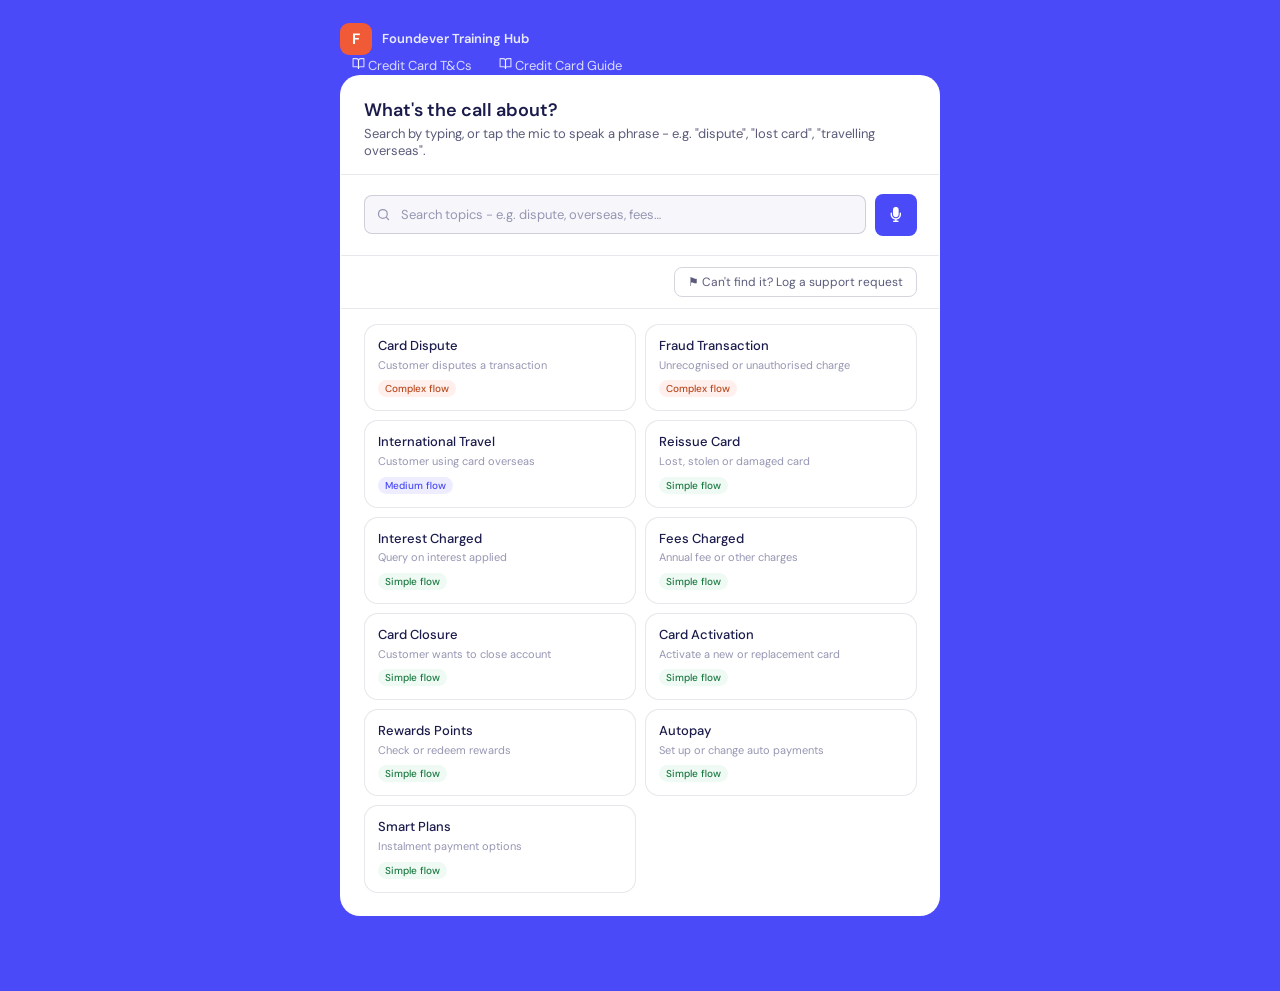
<file: creditcards.html>
<!DOCTYPE html>
<html lang="en">
<head>
<meta charset="UTF-8">
<meta name="viewport" content="width=device-width, initial-scale=1.0">
<title>Agent Training Hub</title>
<link rel="preconnect" href="https://fonts.googleapis.com">
<link href="https://fonts.googleapis.com/css2?family=DM+Sans:opsz,wght@9..40,400;9..40,500;9..40,600;9..40,700&display=swap" rel="stylesheet">
<link rel="stylesheet" href="style-cards.css">
<link rel="stylesheet" href="https://cdnjs.cloudflare.com/ajax/libs/font-awesome/6.5.0/css/all.min.css">
</head>
<body>
<div id="app"></div>
<script>

// ── TOPICS ──────────────────────────────────────────────────────
const TOPICS=[
  {id:'card_dispute', label:'Card Dispute',        desc:'Customer disputes a transaction',      icon:'💳',bg:'#ededff',cx:'complex'},
  {id:'fraud',        label:'Fraud Transaction',   desc:'Unrecognised or unauthorised charge',  icon:'🚨',bg:'#fdf0ed',cx:'complex'},
  {id:'intl_travel',  label:'International Travel',desc:'Customer using card overseas',         icon:'✈️',bg:'#e8f7f2',cx:'medium'},
  {id:'reissue',      label:'Reissue Card',        desc:'Lost, stolen or damaged card',         icon:'🔄',bg:'#f3f3f8',cx:'simple'},
  {id:'interest',     label:'Interest Charged',    desc:'Query on interest applied',            icon:'📈',bg:'#f0faf4',cx:'simple'},
  {id:'fees',         label:'Fees Charged',        desc:'Annual fee or other charges',          icon:'💰',bg:'#fffbf0',cx:'simple'},
  {id:'closure',      label:'Card Closure',        desc:'Customer wants to close account',      icon:'❌',bg:'#fff1f0',cx:'simple'},
  {id:'activation',   label:'Card Activation',     desc:'Activate a new or replacement card',   icon:'✅',bg:'#f0faf4',cx:'simple'},
  {id:'rewards',      label:'Rewards Points',      desc:'Check or redeem rewards',              icon:'⭐',bg:'#fffbf0',cx:'simple'},
  {id:'autopay',      label:'Autopay',             desc:'Set up or change auto payments',       icon:'🔃',bg:'#f3f3f8',cx:'simple'},
  {id:'smart_plans',  label:'Smart Plans',         desc:'Instalment payment options',           icon:'📋',bg:'#ededff',cx:'simple'},
];

// ── VOICE KEYWORDS ────────────────────────────────────────────
const VOICE_KEYWORDS={
  card_dispute:['dispute','card dispute','transaction dispute','chargeback','wrong charge','incorrect charge','unknown charge','unauthorised charge','unauthorized charge','unrecognised charge','unrecognized charge','merchant','look who charging','paypal dispute','didnt recognise','didnt recognize','dont recognise','dont recognize','over 150 days','150 days','5 months ago','old transaction','payment by authority','direct debit dispute','transaction not mine','charge not mine','didnt make this','i didnt make'],
  fraud:['fraud','fraudulent','fraud transaction','report fraud','stolen card','card stolen','card compromised','unauthorized','unauthorised','unauthorised transaction','unauthorized transaction','scam','scammed','phishing','suspicious transaction','not me','wasnt me','didnt make this transaction','i didnt authorize','someone used my card','card used without permission','identity theft','hacked'],
  intl_travel:['travel','travelling','traveling','overseas','international','abroad','going overseas','trip','holiday','vacation','using card overseas','card overseas','international travel','travel notes','add travel notes','card blocked overseas','leaving the country','going to another country','visiting'],
  reissue:['lost card','lost my card','cant find card','missing card','card missing','stolen card','card stolen','damaged card','card damaged','broken card','reissue','replace card','replacement card','new card','need a new card','card not working physically','card snapped','card cracked','send me a new card'],
  interest:['interest','interest charge','interest charged','finance charge','interest query','why am i charged interest','purchase rate','cash advance rate','apr','interest rate','accrued interest','how interest works','charged interest'],
  fees:['fee','fees','fee charged','charged fee','annual fee','yearly fee','fee waiver','waive fee','waive the fee','fee removed','remove fee','late fee','late payment fee','overlimit fee','penalty fee','account fee','maintenance fee','why was i charged a fee'],
  closure:['close','close card','close account','cancel','cancel card','cancel account','closure','closing','cancellation','terminate','shut account','dont want card','no longer want','getting rid of card','account closure'],
  activation:['activate','activate card','activation','card activation','new card activate','just got my card','received my card','card arrived','cant use card','card not working','pin','set up pin','card not activated','need to activate','how to activate'],
  rewards:['rewards','reward points','points','redeem','redeeming','loyalty points','cashback','bonus points','earn points','how many points','check points','rewards balance','points balance','use my points','points expiry'],
  autopay:['autopay','auto pay','automatic payment','set up autopay','cancel autopay','change autopay','modify autopay','direct debit','auto deduct','automatic deduction','standing order','scheduled payment','recurring payment','payment not coming out'],
  smart_plans:['smart plan','smart plans','instalment','installment','payment plan','split payment','monthly payment','pay in instalments','pay in installments','break up payment','spread payment','pay off over time','fixed repayment','instalment plan','repayment plan'],
};

// ── PRE-FLIGHT NODE (shared across all flows) ─────────────────
// Every flow starts here. n:'s' points to each flow's own first step.
const PRE={type:'action',text:'Before you begin:',bullets:['Note the last 4 digits of the customer\'s card','Confirm the customer is at Full or Advanced ID - if not, take them there first'],n:'s'};

// ── FLOWS ──────────────────────────────────────────────────────
const FLOWS={
  card_dispute:{
    pre:PRE,
    s:{type:'action',text:'Ask the customer:',bullets:['When did the transaction happen?','How much was the transaction?','Name of the merchant / description'],n:'recognize'},

    recognize:{type:'q',text:'Do they recognise the merchant?',opts:[{l:'Yes - they recognise it',n:'paypal_old'},{l:'No - they don\'t recognise it',n:'look_who'}]},
    
    no_action:{type:'out',sev:'ok',text:'No further action needed. Thank the customer.'},
    look_who:{type:'action',text:'Check Look Who\'s Charging - the merchant may trade under a different name.',n:'other_name'},
    other_name:{type:'q',text:'Does the merchant have another name?',opts:[{l:'Yes - found another name',n:'recog_new'},{l:'No - no other name found',n:'fraud_path'}]},
    recog_new:{type:'q',text:'Do they recognise the new name?',opts:[{l:'Yes - recognised',n:'still_2'},{l:'No - still unrecognised',n:'fraud_path'}]},
    still_2:{type:'q',text:'Would they still like to dispute?',opts:[{l:'Yes',n:'paypal_old'},{l:'No',n:'no_action'}]},

    fraud_path:{type:'action',text:'Check if there are other transactions from the same merchant.',n:'report_fraud'},

    report_fraud:{type:'out',sev:'danger',text:'Digital Banker → Transaction Services → Report Fraud → Advise OB may be temporarily blocked → Report Fraud Transaction → Offer to reissue card.'},
   
    paypal_old:{type:'q',text:'Was the payment made through PayPal?',opts:[{l:'Yes',n:'pba'},{l:'No',n:'over150'}]},
    pba:{type:'q',text:'Does the transaction show PAYMENT BY AUTHORITY PayPal?',opts:[{l:'Yes',n:'direct_debit'},{l:'No',n:'refer_pp_A'}]},

    direct_debit:{type:'out',sev:'info',text:'Dispute as a direct debit - NOT a card dispute.'},
    refer_pp_A:{type:'out',sev:'danger',text:'Ask them to check with PayPal. We are unable to help them.'},

    other_merch:{type:'action',text:'Check if there are other transactions from the same merchant.',n:'over150'},

    over150:{type:'q',text:'Was the transaction more than 150 days ago (5 months)?',opts:[{l:'Yes - over 150 days',n:'advise_old_pp'},{l:'No - within 150 days',n:'pending'}]},
    advise_old_pp:{type:'info',sev:'warn',text:'Advise the customer this type of dispute might not always be resolved in their favour.',n:'sol_150'},
    sol_150:{type:'out',sev:'info',text:'Go to SOL → Select Service Requests → Select Card Disputes over 150 days.'},

    pending:{type:'q',text:'Check SOL - is the transaction still pending?',opts:[{l:'Yes - still pending',n:'callback_pp'},{l:'No - processed',n:'can_ob'}]},

    callback_pp:{type:'out',sev:'warn',text:'Ask them to call back once processed. Advise they can report it via Online Banking once it is fully processed.'},
    can_ob:{type:'q',text:'Can they action it on their Online Banking?',opts:[{l:'Yes',n:'digital_guide'},{l:'No',n:'sol_dispute'}]},
    digital_guide:{type:'out',sev:'ok',text:'Check the Online & Mobile Banking hub / Digital First to guide them through the dispute process.'},

    sol_dispute:{type:'out',sev:'info',text:'Go SOL → Select Transactions → Select the transaction → Click Card Dispute → Read the disclosure → Fill the form with all details.'},
    
  },
  fraud:{
    pre:PRE,
    s:{type:'action',text:'Ask the customer:',bullets:['When did the transaction happen?','How much was it?','Name of the merchant / description'],n:'recognize'},
    recognize:{type:'q',text:'Do they recognise the merchant?',opts:[{l:'Yes - they recognise it',n:'paypal_old'},{l:'No - they don\'t recognise it',n:'look_who'}]},
    
    no_action:{type:'out',sev:'ok',text:'No further action needed. Thank the customer.'},
    look_who:{type:'action',text:'Check Look Who\'s Charging - the merchant may trade under a different name.',n:'other_name'},
    other_name:{type:'q',text:'Does the merchant have another name?',opts:[{l:'Yes - found another name',n:'recog_new'},{l:'No - no other name found',n:'fraud_path'}]},
    recog_new:{type:'q',text:'Do they recognise the new name?',opts:[{l:'Yes - recognised',n:'still_2'},{l:'No - still unrecognised',n:'fraud_path'}]},
    still_2:{type:'q',text:'Would they still like to dispute?',opts:[{l:'Yes',n:'paypal_old'},{l:'No',n:'no_action'}]},

    fraud_path:{type:'action',text:'Check if there are other transactions from the same merchant.',n:'report_fraud'},
    
    report_fraud:{type:'out',sev:'info',text:'Digital Banker → Transaction Services → Report Fraud → Advise OB may be temporarily blocked → Report Fraud Transaction → Offer to reissue card.'},
   
    paypal_old:{type:'q',text:'Was the payment made through PayPal?',opts:[{l:'Yes',n:'pba'},{l:'No',n:'over150'}]},
    pba:{type:'q',text:'Does the transaction show PAYMENT BY AUTHORITY PayPal?',opts:[{l:'Yes',n:'direct_debit'},{l:'No',n:'refer_pp_A'}]},

    direct_debit:{type:'out',sev:'info',text:'Dispute as a direct debit - NOT a card dispute.'},
    refer_pp_A:{type:'out',sev:'danger',text:'Ask them to check with PayPal. We are unable to help them.'},

    other_merch:{type:'action',text:'Check if there are other transactions from the same merchant.',n:'over150'},

    over150:{type:'q',text:'Was the transaction more than 150 days ago (5 months)?',opts:[{l:'Yes - over 150 days',n:'advise_old_pp'},{l:'No - within 150 days',n:'pending'}]},
    advise_old_pp:{type:'info',sev:'warn',text:'Advise the customer this type of dispute might not always be resolved in their favour.',n:'sol_150'},
    sol_150:{type:'out',sev:'info',text:'Go to SOL → Select Service Requests → Select Card Disputes over 150 days.'},

    pending:{type:'q',text:'Check SOL - is the transaction still pending?',opts:[{l:'Yes - still pending',n:'callback_pp'},{l:'No - processed',n:'can_ob'}]},

    callback_pp:{type:'out',sev:'warn',text:'Ask them to call back once processed. Advise they can report it via Online Banking once it is fully processed.'},
    can_ob:{type:'q',text:'Can they action it on their Online Banking?',opts:[{l:'Yes',n:'digital_guide'},{l:'No',n:'sol_dispute'}]},
    digital_guide:{type:'out',sev:'ok',text:'Check the Online & Mobile Banking hub / Digital First to guide them through the dispute process.'},

    sol_dispute:{type:'out',sev:'info',text:'Go SOL → Select Transactions → Select the transaction → Click Card Dispute → Read the disclosure → Fill the form with all details.'},
    
  },
  intl_travel:{
    pre:PRE,
    s:{type:'q',text:'Will they be using this card overseas?',opts:[{l:'Yes - will use overseas',n:'notes_q'},{l:'No - won\'t use overseas',n:'advise'}]},
    notes_q:{type:'q',text:'Would they like travel notes added to their card?',opts:[{l:'Yes - add travel notes',n:'add_notes'},{l:'No - not right now',n:'advise'}]},
    add_notes:{type:'out',sev:'info',text:'SOL → Maintain Account → Add Notes → Select Overseas → Confirm departure date, return date, and destination countries.'},
    advise:{type:'action',sev:'warn',text:'Advise the customer they can add travel notes just in case - it helps prevent the card being blocked overseas.',n:'add_notes'},
  },
  reissue:{
    pre:PRE,
    s:{type:'action',text:'Gather details from the customer:',bullets:['Ask for the reason: lost, stolen, or damaged?'],n:'check'},
    // check:{type:'action',text:'Check the current card status in the system.',n:'process'},
    // process:{type:'action',text:'Process the reissue request in the system.',n:'address'},
    // address:{type:'action',text:'Confirm the delivery address - don\'t assume it hasn\'t changed.',n:'done'},
    // done:{type:'out',sev:'ok',text:'Advise the customer to expect delivery in 5–7 business days. If the card was stolen, flag for potential fraud review.'},
  },
  interest:{
    pre:PRE,
    s:{type:'action',text:'Review with the customer:',bullets:['Which specific interest charge are they querying?','Pull up their statement and locate the charge'],n:'explain'},
    // explain:{type:'action',text:'Explain to the customer:',bullets:['How interest is calculated (purchase rate vs cash advance rate)','Interest accrues when the closing balance is not paid in full','Cash advance rates are typically higher than purchase rates'],n:'incorrect_q'},
    // incorrect_q:{type:'q',text:'Does the charge appear incorrect?',opts:[{l:'Yes - looks incorrect',n:'escalate'},{l:'No - charge is correct',n:'done_int'}]},
    // escalate:{type:'out',sev:'warn',text:'Escalate to a specialist to review the interest charge.'},
    // done_int:{type:'out',sev:'ok',text:'Direct the customer to the website for current interest rate information if needed.'},
  },
  fees:{
    pre:PRE,
    s:{type:'action',text:'Identify the fee:',bullets:['Find the specific fee type (annual, late payment, overlimit, etc.)','Verify the fee against account terms and conditions'],n:'waiver_q'},
    // waiver_q:{type:'q',text:'Is the customer eligible for a fee waiver?',opts:[{l:'Yes - eligible (first-time, loyalty, good standing)',n:'process_waiver'},{l:'No - not eligible',n:'explain_policy'}]},
    // process_waiver:{type:'action',text:'Process the fee waiver in the system. Document the waiver reason in your notes.',n:'done_fees'},
    // done_fees:{type:'out',sev:'ok',text:'Waiver processed. Explain the fee policy and how to avoid it in future.'},
    // explain_policy:{type:'out',sev:'info',text:'Explain the fee policy clearly and advise how the customer can avoid this charge in future.'},
  },
  closure:{
    pre:PRE,
    s:{type:'action',text:'Gather details:',bullets:['Understand the reason for closure'],n:'retention_q'},
    // retention_q:{type:'q',text:'Would you like to attempt retention?',opts:[{l:'Yes - make an offer',n:'offer'},{l:'No - proceed with closure',n:'close'}]},
    // offer:{type:'action',text:'Make an appropriate retention offer based on their reason for leaving.',n:'still_close'},
    // still_close:{type:'q',text:'Does the customer still want to close the account?',opts:[{l:'Yes - close it',n:'close'},{l:'No - keeping account',n:'retained'}]},
    // retained:{type:'out',sev:'ok',text:'Customer retained. Document the outcome in your notes.'},
    // close:{type:'action',text:'Process the closure in the system. Confirm any outstanding balance and how it will be managed.',n:'done_close'},
    // done_close:{type:'out',sev:'info',text:'Advise the customer when the final statement will be issued.'},
  },
  activation:{
    pre:PRE,
    s:{type:'action',text:'Verify card details with the customer:',bullets:['Last 4 digits of the card','Expiry date'],n:'activate'},
    // activate:{type:'action',text:'Activate the card in the system.',n:'done_act'},
    // done_act:{type:'out',sev:'ok',text:'Advise the customer to complete a chip & PIN transaction to finalise activation. Contactless works after the first successful PIN use.'},
  },
  rewards:{
    pre:PRE,
    s:{type:'action',text:'Check the customer\'s rewards balance in the system.',n:'explain_r'},
    // explain_r:{type:'action',text:'Explain the redemption options available to the customer.',n:'redeem_q'},
    // redeem_q:{type:'q',text:'Does the customer want to redeem points now?',opts:[{l:'Yes - process redemption',n:'redeem'},{l:'No - just enquiring',n:'done_rewards'}]},
    // redeem:{type:'action',text:'Process the redemption request in the system.',n:'done_rewards'},
    // done_rewards:{type:'out',sev:'ok',text:'Advise on points expiry policy and how to earn more. Direct them to the rewards portal for the full catalogue.'},
  },
  autopay:{
    pre:PRE,
    s:{type:'q',text:'What does the customer want to do?',opts:[{l:'Set up autopay',n:'setup_ap'},{l:'Modify autopay',n:'modify_ap'},{l:'Cancel autopay',n:'cancel_ap'}]},
    // setup_ap:{type:'action',text:'Set up autopay in the system. Confirm the payment amount (minimum vs full balance) and payment date.',n:'done_ap'},
    // modify_ap:{type:'action',text:'Modify the existing autopay. Confirm the new amount and/or payment date.',n:'done_ap'},
    // cancel_ap:{type:'action',text:'Cancel the autopay in the system.',n:'done_ap'},
    // done_ap:{type:'out',sev:'info',text:'Advise the customer that changes take effect from the next billing cycle - not the current one.'},
  },
  smart_plans:{
    pre:PRE,
    s:{type:'action',text:'Explain Smart Plans to the customer:',bullets:['Smart Plans convert an existing purchase balance into fixed monthly repayments','Eligibility depends on the specific purchase'],n:'eligible_q'},
    // eligible_q:{type:'q',text:'Is the customer eligible and do they want to proceed?',opts:[{l:'Yes - set up the plan',n:'setup_sp'},{l:'No - customer declines',n:'decline_sp'}]},
    // setup_sp:{type:'action',text:'Set up the Smart Plan in the system. Confirm the monthly repayment amount and plan duration.',n:'done_sp'},
    // done_sp:{type:'out',sev:'ok',text:'Confirm the plan is active. Advise on early payout options and any applicable fees. Note: some plans carry interest - always disclose this clearly.'},
    // decline_sp:{type:'out',sev:'info',text:'Note the customer\'s preference. Remind them they can call back to set up a plan at any time.'},
  },
};

const SEV_MAP={
  danger:{tag:'Escalate',color:'var(--danger)',bdr:'var(--danger-bdr)',bg:'var(--danger-bg)'},
  warn:  {tag:'Caution', color:'var(--warn)',  bdr:'var(--warn-bdr)', bg:'var(--warn-bg)'},
  ok:    {tag:'Outcome', color:'var(--ok)',    bdr:'var(--ok-bdr)',   bg:'var(--ok-bg)'},
  info:  {tag:'Action',  color:'var(--brand)', bdr:'var(--brand-mid)',bg:'var(--brand-lt)'},
};

// ── VOICE ENGINE ───────────────────────────────────────────────
function normalize(s){return s.toLowerCase().replace(/[^\w\s]/g,'').replace(/\s+/g,' ').trim()}

function scoreTopics(raw){
  const input=normalize(raw);
  const results=[];
  for(const[tid,phrases]of Object.entries(VOICE_KEYWORDS)){
    let hits=0;
    for(const phrase of phrases){
      const norm=normalize(phrase);
      if(input.includes(norm)) hits+=norm.split(' ').length;
    }
    if(hits>0){
      const score=hits/Math.max(input.split(' ').length,3);
      results.push({tid,score});
    }
  }
  return results.sort((a,b)=>b.score-a.score);
}

// ── STATE ──────────────────────────────────────────────────────
const S={
  screen:'home',
  topicId:null,
  nodeId:null,
  hist:[],
  search:'',
  voiceState:'idle',   // idle | listening | heard
  transcript:'',
  suggestions:[],
  showEsc:false,       // escalation table visible (independent of voice)
  escCustId:'',
  escQuestion:'',
  escContext:'',
  escResources:'',
  copyState:'idle',
};

// ── SPEECH RECOGNITION ─────────────────────────────────────────
let recognition=null;
const SR=window.SpeechRecognition||window.webkitSpeechRecognition;
const hasVoice=!!SR;

if(hasVoice){
  recognition=new SR();
  recognition.continuous=false;
  recognition.interimResults=true;
  recognition.lang='en-AU';
  recognition.onresult=e=>{
    const t=Array.from(e.results).map(r=>r[0].transcript).join('');
    S.transcript=t;
    if(e.results[0].isFinal){recognition.stop();handleVoice(t);}
    else{S.voiceState='listening';render();}
  };
  recognition.onerror=()=>{S.voiceState='idle';render();};
  recognition.onend=()=>{if(S.voiceState==='listening'){S.voiceState='idle';render();}};
}

function toggleMic(){
  if(!hasVoice)return;
  if(S.voiceState==='listening'){recognition.stop();S.voiceState='idle';render();return;}
  S.voiceState='listening';S.transcript='';S.suggestions=[];
  render();
  try{recognition.start();}catch(e){S.voiceState='idle';render();}
}

function handleVoice(raw){
  const scored=scoreTopics(raw);
  S.transcript=raw;
  if(!scored.length){
    // No match - open escalation table with transcript pre-filled
    S.voiceState='idle';
    openEsc(raw,'No matching flow found for: "'+raw+'"');
    return;
  }
  if(scored[0].score>=0.35&&scored.length===1){
    // High confidence single match - jump straight in
    S.voiceState='idle';
    goTopic(scored[0].tid);
    return;
  }
  // Medium confidence - show suggestions
  S.voiceState='heard';
  S.suggestions=scored.slice(0,4).map(r=>{
    const t=TOPICS.find(x=>x.id===r.tid);
    return{tid:r.tid,score:r.score,label:t.label,icon:t.icon,high:r.score>=0.35};
  });
  render();
}

// ── ESCALATION ─────────────────────────────────────────────────
function openEsc(question='',resources=''){
  S.showEsc=true;
  S.escQuestion=question;
  S.escResources=resources;
  S.escCustId='';S.escContext='';S.copyState='idle';
  render();
  // Scroll escalation into view
  setTimeout(()=>{const el=document.getElementById('esc-panel');if(el)el.scrollIntoView({behavior:'smooth',block:'start'});},80);
}

function clearEsc(){
  S.showEsc=false;S.voiceState='idle';S.transcript='';S.suggestions=[];
  S.escCustId='';S.escQuestion='';S.escContext='';S.escResources='';S.copyState='idle';
  render();
}

function copyEscalation(){
  // Sync textarea values from DOM before copying (in case of fast typing)
  const q=document.getElementById('esc-q');
  const ctx=document.getElementById('esc-ctx');
  const res=document.getElementById('esc-res');
  const cid=document.getElementById('esc-cid');
  if(q)S.escQuestion=q.value;
  if(ctx)S.escContext=ctx.value;
  if(res)S.escResources=res.value;
  if(cid)S.escCustId=cid.value;

  const lines=[
    '📋 *SUPPORT REQUEST*',
    '─────────────────────────',
    '*Customer ID/CIS:* '+(S.escCustId||'(not provided)'),
    '*Issue:* '+(S.escQuestion||'(not described)'),
    '*Additional context:* '+(S.escContext||'(none)'),
    '*Resources checked:* '+(S.escResources||'(none)'),
    '─────────────────────────',
    'Please advise 🙏',
  ];
  navigator.clipboard.writeText(lines.join('\n')).then(()=>{
    S.copyState='copied';render();
    setTimeout(()=>{S.copyState='idle';render();},2500);
  });
}

// ── HELPERS ────────────────────────────────────────────────────
const topic=id=>TOPICS.find(t=>t.id===id);
const getNode=(tid,nid)=>FLOWS[tid][nid];
const sevStyle=sev=>SEV_MAP[sev]||SEV_MAP.info;
const escHtml=s=>String(s).replace(/&/g,'&amp;').replace(/</g,'&lt;').replace(/>/g,'&gt;').replace(/"/g,'&quot;');
const escJs=s=>String(s).replace(/'/g,"\\'").replace(/"/g,'\\"');

// ── RENDER ─────────────────────────────────────────────────────
function render(){
  document.getElementById('app').innerHTML=`
    <div class="phdr">
      <div class="brand">
        <div class="logomark">F</div>
        <div><div class="brand-name">Foundever Training Hub</div></div>
      </div>

      <a class="hub-link" href="creditcardstnc.html" title="Credit Card T&Cs">
        <svg width="13" height="13" viewBox="0 0 24 24" fill="none" stroke="currentColor" stroke-width="2" stroke-linecap="round" stroke-linejoin="round">
          <path d="M2 3h6a4 4 0 0 1 4 4v14a3 3 0 0 0-3-3H2z"/><path d="M22 3h-6a4 4 0 0 0-4 4v14a3 3 0 0 1 3-3h7z"/>
        </svg>
        Credit Card T&Cs
      </a>

      <a class="hub-link" href="cc-guide.html" title="CC Statement Guide">
        <svg width="13" height="13" viewBox="0 0 24 24" fill="none" stroke="currentColor" stroke-width="2" stroke-linecap="round" stroke-linejoin="round">
          <path d="M2 3h6a4 4 0 0 1 4 4v14a3 3 0 0 0-3-3H2z"/><path d="M22 3h-6a4 4 0 0 0-4 4v14a3 3 0 0 1 3-3h7z"/>
        </svg>
        Credit Card Guide
      </a>
    </div>
    <div class="shell">${S.screen==='home'?renderHome():renderTopic()}</div>
  `;
}

function renderHome(){
  const q=S.search.toLowerCase();
  const filtered=TOPICS.filter(t=>!q||(t.label+t.desc).toLowerCase().includes(q));
  const cxMap={complex:'cx-complex',medium:'cx-medium',simple:'cx-simple'};
  const cxLabel={complex:'Complex flow',medium:'Medium flow',simple:'Simple flow'};

  const cards=filtered.length
    ?filtered.map(t=>`
      <div class="topic-card" onclick="goTopic('${t.id}')">
        <div class="tc-icon" style="background:${t.bg}">${t.icon}</div>
        <div class="tc-lbl">${escHtml(t.label)}</div>
        <div class="tc-desc">${escHtml(t.desc)}</div>
        <div class="complexity ${cxMap[t.cx]}">${cxLabel[t.cx]}</div>
      </div>`).join('')
    :`<div class="no-match">No topics match "<strong>${escHtml(S.search)}</strong>"</div>`;

  return `
    <div class="home-head">
      <h1>What's the call about?</h1>
      <p>Search by typing, or tap the mic to speak a phrase - e.g. "dispute", "lost card", "travelling overseas".</p>
    </div>
    ${renderVoicePanel()}
    <div class="esc-trigger-row">
      <button class="esc-trigger-btn" onclick="openEsc()">⚑ Can't find it? Log a support request</button>
    </div>
    <div class="topic-grid">${cards}</div>
    ${S.showEsc?renderEscalation():''}
  `;
}

function renderVoicePanel(){
  const listening=S.voiceState==='listening';
  const micClass='mic-btn'+(listening?' listening':'')+(hasVoice?'':' no-support');

  let statusHtml='';
  if(S.voiceState==='listening'){
    statusHtml=`<div class="voice-status">
      <div class="vs-listening"><i class="fa-solid fa-microphone"></i> ${S.transcript?`Hearing: "<em>${escHtml(S.transcript)}</em>"`:'Listening - speak now…'}</div>
    </div>`;
  } else if(S.voiceState==='heard'&&S.transcript){
    statusHtml=`<div class="voice-status">
      <div class="vs-heard"><i class="fa-solid fa-microphone"></i> Heard: <strong>"${escHtml(S.transcript)}"</strong></div>
    </div>`;
  }

  let sugHtml='';
  if(S.voiceState==='heard'&&S.suggestions.length){
    const chips=S.suggestions.map(s=>`
      <button class="sug-chip" onclick="goTopic('${s.tid}')">
        <span>${s.icon}</span><span>${escHtml(s.label)}</span>
        <span class="conf ${s.high?'conf-high':'conf-med'}">${s.high?'Strong match':'Possible'}</span>
      </button>`).join('');
    sugHtml=`
      <div class="sug-lbl">Did you mean?</div>
      <div class="sug-chips">${chips}</div>
      <button class="btn" style="margin-top:10px;width:100%" onclick="openEsc('${escJs(S.transcript)}','No flow matched for: &quot;'+S.transcript+'&quot;')">
        None of these - log a support request
      </button>`;
  }

  return `
    <div class="voice-panel">
      <div class="voice-row">
        <div class="search-wrap">
          <input id="srch" class="search" type="text" placeholder="Search topics - e.g. dispute, overseas, fees…" value="${escHtml(S.search)}" oninput="doSearch(this.value)" autocomplete="off">
        </div>
        <button class="${micClass}" onclick="${hasVoice?'toggleMic()':'void(0)'}" title="${hasVoice?(listening?'Stop listening':'Tap to speak'):'Voice not available in this browser'}" aria-label="Voice search">
          ${listening
            ? '<i class="fa-solid fa-stop" style="font-size:14px"></i>'
            : '<i class="fa-solid fa-microphone" style="font-size:15px"></i>'
          }
        </button>
      </div>
      ${statusHtml}
      ${sugHtml}
      ${!hasVoice?'<div class="no-support-note">Voice input is available in Chrome and Edge only.</div>':''}
    </div>
  `;
}

function renderEscalation(){
  return `
    <div class="esc-panel" id="esc-panel">
      <div class="esc-header">
        <div>
          <div class="esc-title">⚑ Log a Support Request</div>
          <div class="esc-sub">Fill in the details, then copy and paste into your team chat to ask for help.</div>
        </div>
        <button class="btn" onclick="clearEsc()" style="flex-shrink:0;margin-left:12px">✕ Close</button>
      </div>

      <div class="esc-field">
        <label for="esc-cid">Customer ID/CIS</label>
        <input id="esc-cid" class="esc-input" type="text" placeholder="Leave blank - fill in after the call if needed" value="${escHtml(S.escCustId)}" oninput="S.escCustId=this.value">
      </div>

      <div class="esc-field">
        <label for="esc-q">Question</label>
        <textarea id="esc-q" class="esc-input" rows="3" placeholder="Describe the customer's problem in your own words…">${escHtml(S.escQuestion)}</textarea>
      </div>

      <div class="esc-field">
        <label for="esc-ctx">Additional Information</label>
        <textarea id="esc-ctx" class="esc-input" rows="2" placeholder="Account flags, what the customer said, any system messages…">${escHtml(S.escContext)}</textarea>
      </div>

      <div class="esc-field">
        <label for="esc-res">Resources Used</label>
        <textarea id="esc-res" class="esc-input" rows="2" placeholder="What you've already tried or checked…">${escHtml(S.escResources)}</textarea>
      </div>

      <div class="copy-row">
        <button class="copy-btn${S.copyState==='copied'?' copied':''}" onclick="copyEscalation()">
          ${S.copyState==='copied'?'✓ Copied!':'📋 Copy to team chat'}
        </button>
        <button class="clear-btn" onclick="clearEsc()">Cancel</button>
      </div>
      <div class="esc-notice">Formatted for Slack, Teams, or any team chat · Paste with Ctrl+V / ⌘V</div>
    </div>
  `;
}

function renderTopic(){
  const t=topic(S.topicId);
  const nId=S.nodeId||'pre';
  const n=getNode(S.topicId,nId);

  let bg='var(--white)',bdr='var(--bdr)',tagColor='var(--t3)',tagTxt='';
  if(n.type==='action'){tagTxt='Action needed';tagColor='var(--brand)';bdr='var(--brand-mid)';bg='var(--brand-lt)';}
  else if(n.type==='q'){tagTxt='Question';}
  else if(n.type==='info'||n.type==='out'){
    const sv=sevStyle(n.sev);tagTxt=n.type==='out'?sv.tag:'Note';tagColor=sv.color;bdr=sv.bdr;bg=sv.bg;
  }

  const bullets=n.bullets?`<ul class="step-bullets">${n.bullets.map(b=>`<li>${escHtml(b)}</li>`).join('')}</ul>`:'';
  const trail=S.hist.slice(-5).map((h,i,a)=>
    `<span class="trail-pill">${escHtml(h.label)}</span>${i<a.length-1?'<span class="trail-arrow">›</span>':''}`
  ).join('');

  let actions='';
  if(n.type==='q'){
    actions=`<div class="opts">${n.opts.map(o=>`<button class="btn-opt" onclick="gChoose('${o.n}','${escJs(o.l)}')">${escHtml(o.l)}</button>`).join('')}</div>`;
  } else if((n.type==='action'||n.type==='info')&&n.n){
    actions=`<button class="btn-p" onclick="gContinue()">Continue →</button>`;
  } else {
    // Terminal node - no Mark as Mastered, just navigation
    actions=`<div class="cta-row">
      <button class="btn-p" onclick="goHome()">← Back to Topics</button>
      <button class="btn-s" onclick="resetFlow()">Start Flow Over</button>
    </div>`;
  }

  return `
    <div class="topbar">
      <div>
        <button class="btn-back" onclick="goHome()" style="margin-bottom:8px">← All Topics</button>
        <div style="display:flex;align-items:center;gap:11px">
          <div class="tc-icon" style="background:${t.bg};width:42px;height:42px;font-size:20px;border-radius:12px;flex-shrink:0">${t.icon}</div>
          <div>
            <div style="font-size:16px;font-weight:600">${escHtml(t.label)}</div>
            <div style="font-size:12px;color:var(--t2);margin-top:1px">${escHtml(t.desc)}</div>
          </div>
        </div>
      </div>
    </div>
    <div class="flow-body">
      <div style="display:flex;align-items:center;justify-content:space-between;margin-bottom:.75rem">
        <div style="font-size:11px;color:var(--t3)">Step ${S.hist.length+1}</div>
        <div style="display:flex;gap:7px">
          ${S.hist.length?`<button class="btn" onclick="gBack()">← Back</button>`:''}
          <button class="btn" onclick="resetFlow()">Restart</button>
        </div>
      </div>
      <div class="trail">${trail}</div>
      <div class="step-card" style="background:${bg};border-color:${bdr}">
        <div class="step-tag" style="color:${tagColor}">${tagTxt}</div>
        <div class="step-text">${escHtml(n.text)}</div>
        ${bullets}
      </div>
      ${actions}
    </div>
  `;
}

// ── ACTIONS ────────────────────────────────────────────────────
function goHome(){S.screen='home';S.voiceState='idle';render();}

function goTopic(id){
  S.topicId=id;S.screen='topic';S.nodeId=null;S.hist=[];
  S.voiceState='idle';S.transcript='';S.suggestions=[];
  render();
}

function doSearch(v){
  S.search=v;render();
  const el=document.getElementById('srch');
  if(el){el.focus();el.setSelectionRange(v.length,v.length);}
}

function gChoose(nextId,label){
  S.hist.push({nodeId:S.nodeId||'pre',label});S.nodeId=nextId;render();window.scrollTo(0,0);
}

function gContinue(){
  const cur=S.nodeId||'pre';
  const n=getNode(S.topicId,cur);
  if(n.n){S.hist.push({nodeId:cur,label:'Done'});S.nodeId=n.n;}
  render();window.scrollTo(0,0);
}

function gBack(){if(S.hist.length){const p=S.hist.pop();S.nodeId=p.nodeId;render();}}
function resetFlow(){S.nodeId=null;S.hist=[];render();}

render();
</script>
</body>
</html>
</file>
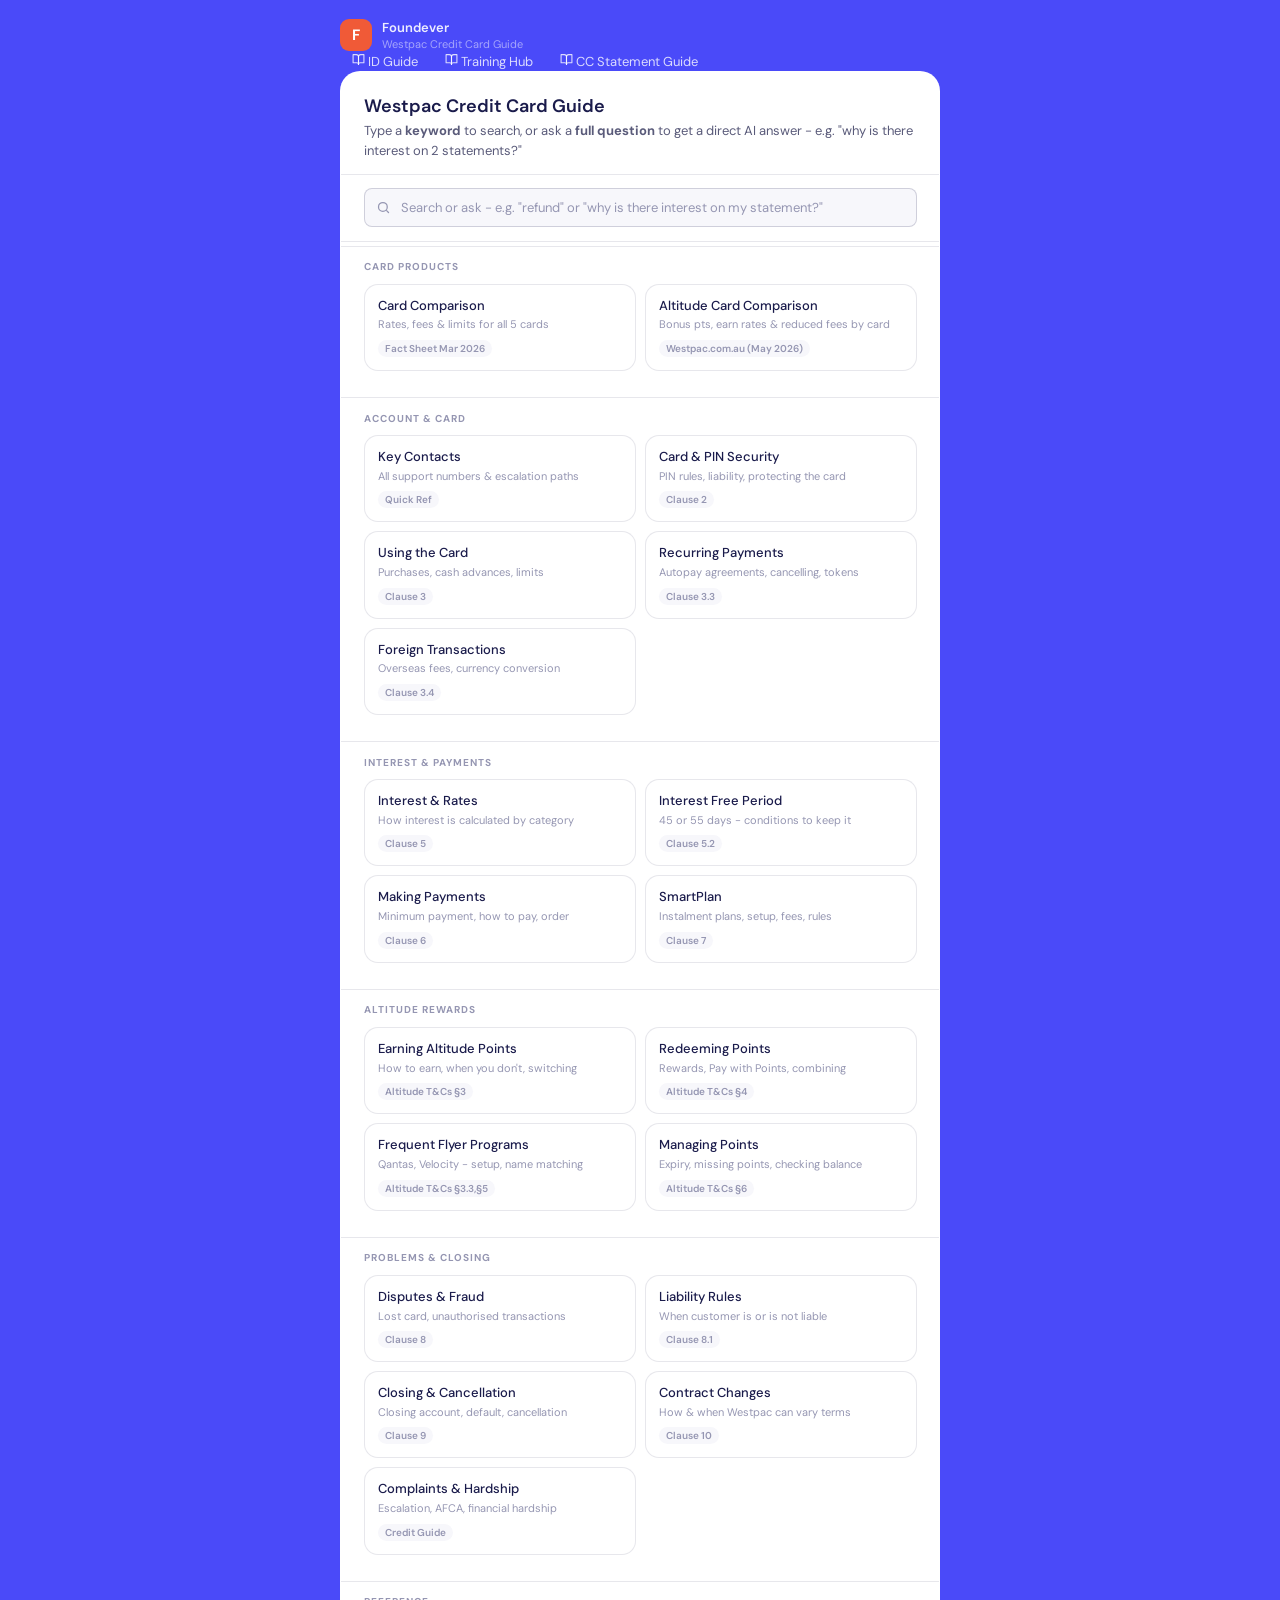
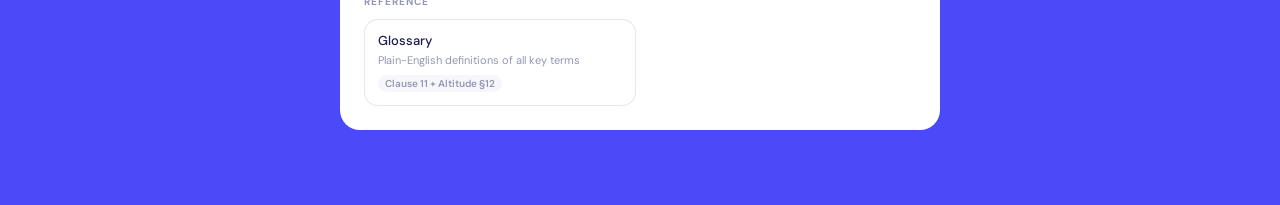
<file: creditcardstnc.html>
<!DOCTYPE html>
<html lang="en">
<head>
<meta charset="UTF-8">
<meta name="viewport" content="width=device-width, initial-scale=1.0">
<title>Westpac Credit Card Guide</title>
<link rel="preconnect" href="https://fonts.googleapis.com">
<link href="https://fonts.googleapis.com/css2?family=DM+Sans:opsz,wght@9..40,400;9..40,500;9..40,600;9..40,700&display=swap" rel="stylesheet">
<link rel="stylesheet" href="style-tc.css">
</head>
<body>
<div id="app"></div>
<script>

// ── TOPICS ──────────────────────────────────────────────────────────────────
const TOPICS = [
  // Card Comparison
  {cat:'Card Products',     id:'card_compare',   label:'Card Comparison',          desc:'Rates, fees & limits for all 5 cards',        icon:'📊',bg:'#1A1B4B',clause:'Fact Sheet Mar 2026',  tags:['altitude platinum','altitude black','low fee','low rate','lite','interest rate','annual fee','minimum','credit limit','compare']},
  {cat:'Card Products',  id:'altitude_cards', label:'Altitude Card Comparison',   desc:'Bonus pts, earn rates & reduced fees by card', icon:'🃏',bg:'#1A1B4B',clause:'Westpac.com.au (May 2026)', tags:['altitude platinum','altitude black','qantas platinum','qantas black','velocity platinum','velocity black','bonus points','earn rate','reduced fee','everyday spend','spend cap','first year fee','100000','200000']},
  // T&C Core
  {cat:'Account & Card',    id:'contacts',       label:'Key Contacts',             desc:'All support numbers & escalation paths',       icon:'📞',bg:'#1A1B4B',clause:'Quick Ref',            tags:['phone','contact','number','call','afca','complaints','hardship','westpac assist','altitude rewards centre']},
  {cat:'Account & Card',    id:'pin',            label:'Card & PIN Security',       desc:'PIN rules, liability, protecting the card',    icon:'🔒',bg:'#ededff',clause:'Clause 2',            tags:['pin','security','stolen','lost','protect','liability','passcode','additional cardholder']},
  {cat:'Account & Card',    id:'using',          label:'Using the Card',            desc:'Purchases, cash advances, limits',             icon:'💳',bg:'#e8f7f2',clause:'Clause 3',            tags:['purchase','cash advance','limit','credit limit','transaction limit','use card','overseas','gambling block','westpac lite']},
  {cat:'Account & Card',    id:'recurring',      label:'Recurring Payments',        desc:'Autopay agreements, cancelling, tokens',       icon:'🔄',bg:'#fdf0ed',clause:'Clause 3.3',          tags:['recurring','subscription','merchant','tokenised','cancel payment','automatic']},
  {cat:'Account & Card',    id:'foreign',        label:'Foreign Transactions',      desc:'Overseas fees, currency conversion',           icon:'🌏',bg:'#f0faf4',clause:'Clause 3.4',          tags:['foreign','overseas','currency','conversion','fee','international','abroad']},
  // Interest & Payments
  {cat:'Interest & Payments',id:'interest',      label:'Interest & Rates',          desc:'How interest is calculated by category',      icon:'📈',bg:'#fff1f0',clause:'Clause 5',            tags:['interest','rate','apr','purchase rate','cash advance rate','balance category','calculation','20.99','13.74','9.90','21.99']},
  {cat:'Interest & Payments',id:'intfree',       label:'Interest Free Period',      desc:'45 or 55 days - conditions to keep it',       icon:'✨',bg:'#f0faf4',clause:'Clause 5.2',          tags:['interest free','55 days','45 days','no interest','maintain','payment balance','monthly payment','altitude']},
  {cat:'Interest & Payments',id:'payments',      label:'Making Payments',           desc:'Minimum payment, how to pay, order',          icon:'💰',bg:'#ededff',clause:'Clause 6',            tags:['payment','minimum','due date','autopay','how to pay','missed payment','pay order','hardship']},
  {cat:'Interest & Payments',id:'smartplan',     label:'SmartPlan',                 desc:'Instalment plans, setup, fees, rules',        icon:'📱',bg:'#e8f7f2',clause:'Clause 7',            tags:['smartplan','smart plan','instalment','split','autopay smartplan','cancel']},
  // Altitude Rewards
  
  {cat:'Altitude Rewards',  id:'altitude_earn',  label:'Earning Altitude Points',   desc:'How to earn, when you don\'t, switching',     icon:'⭐',bg:'#fffbf0',clause:'Altitude T&Cs §3',    tags:['altitude','earn points','points','government payment','bpay','cash advance','blocked','earn rate','bonus points','qantas','velocity']},
  {cat:'Altitude Rewards',  id:'altitude_redeem',label:'Redeeming Points',          desc:'Rewards, Pay with Points, combining',         icon:'🎁',bg:'#fdf0ed',clause:'Altitude T&Cs §4',    tags:['redeem','reward','pay with points','cashback','3000 points','account holder','combine','additional cardholder']},
  {cat:'Altitude Rewards',  id:'altitude_ff',    label:'Frequent Flyer Programs',   desc:'Qantas, Velocity - setup, name matching',     icon:'✈️',bg:'#e8f7f2',clause:'Altitude T&Cs §3.3,§5',tags:['qantas','velocity','frequent flyer','name match','membership number','forfeited','transfer','four months']},
  {cat:'Altitude Rewards',  id:'altitude_manage',label:'Managing Points',           desc:'Expiry, missing points, checking balance',    icon:'🗂️',bg:'#ededff',clause:'Altitude T&Cs §6',    tags:['expire','expiry','90 days','death','six months','statement credit','missing points','balance','altitude rewards centre']},
  // Problems & Closing
  {cat:'Problems & Closing',id:'disputes',       label:'Disputes & Fraud',          desc:'Lost card, unauthorised transactions',         icon:'🚨',bg:'#fff1f0',clause:'Clause 8',            tags:['dispute','fraud','lost','stolen','unauthorised','transaction dispute','chargeback','report','14 days']},
  {cat:'Problems & Closing',id:'liability',      label:'Liability Rules',           desc:'When customer is or is not liable',            icon:'⚖️',bg:'#fffbf0',clause:'Clause 8.1',          tags:['liable','liability','unauthorised','epayments','loss','negligence','pin loss','150 dollars']},
  {cat:'Problems & Closing',id:'closing',        label:'Closing & Cancellation',    desc:'Closing account, default, cancellation',       icon:'🔒',bg:'#fff1f0',clause:'Clause 9',            tags:['close','cancel','default','cancellation','suspended','block','card account','altitude points 90']},
  {cat:'Problems & Closing',id:'changes',        label:'Contract Changes',          desc:'How & when Westpac can vary terms',            icon:'📝',bg:'#f3f3f8',clause:'Clause 10',           tags:['change','vary','notice','rate change','fee change','variation','contract','30 days']},
  {cat:'Problems & Closing',id:'complaints',     label:'Complaints & Hardship',     desc:'Escalation, AFCA, financial hardship',         icon:'🤝',bg:'#fdf0ed',clause:'Credit Guide',        tags:['complaint','afca','hardship','escalate','financial difficulty','dispute resolution','oaic']},
  // Reference
  {cat:'Reference',         id:'glossary',       label:'Glossary',                  desc:'Plain-English definitions of all key terms',  icon:'📖',bg:'#ededff',clause:'Clause 11 + Altitude §12',tags:['glossary','definition','term','meaning','monthly payment','smartplan','balance transfer','altitude','cash advance','government related']},
];

// ── CONTENT ─────────────────────────────────────────────────────────────────
const C = {};

C.card_compare = ()=>`
  <div class="info-card red"><div class="ic-label">⚠ Fee changes - already in effect or upcoming</div><div class="ic-text">
    <strong>30 April 2026 (already effective):</strong> Cash Advance Fee increased 3% → <strong>3.5%</strong>. Missed Payment Fee increased $15 → <strong>$20</strong> (Westpac Lite remains $0).<br>
    <strong>29 June 2026 (upcoming):</strong> Low Rate Card moves from $59/year → <strong>$7/month ($84/year)</strong>. Existing customers applying before 29 June keep the $59 annual fee for their first year, then revert to monthly billing.<br>
    Source: westpac.com.au/personal-banking/credit-cards/card-fee-changes/
  </div></div>
  <div class="section-title">All cards at a glance - correct as at 2 March 2026</div>
  <div class="card-compare-wrap"><table class="card-compare">
    <tr><th>Feature</th><th><span class="card-tag tag-alt">Altitude</span><br>Altitude Platinum</th><th><span class="card-tag tag-alt">Altitude</span><br>Altitude Black</th><th><span class="card-tag tag-std">Standard</span><br>Low Fee</th><th><span class="card-tag tag-std">Standard</span><br>Low Rate</th><th><span class="card-tag tag-lite">Lite</span><br>Westpac Lite</th></tr>
    <tr><td>Min Credit Limit</td><td>$3,000</td><td>$6,000</td><td>$500</td><td>$500</td><td>$1,000</td></tr>
    <tr><td>Purchase Rate</td><td class="highlight">20.99% p.a.</td><td class="highlight">20.99% p.a.</td><td class="highlight">20.99% p.a.</td><td class="highlight">13.74% p.a.</td><td class="highlight">9.90% p.a.</td></tr>
    <tr><td>Interest Free</td><td>Up to 45 days</td><td>Up to 45 days</td><td>Up to 55 days</td><td>Up to 55 days</td><td>Up to 45 days</td></tr>
    <tr><td>Cash Advance Rate</td><td>21.99% p.a.</td><td>21.99% p.a.</td><td>21.99% p.a.</td><td>21.99% p.a.</td><td class="na">Not offered</td></tr>
    <tr><td>Balance Transfer</td><td colspan="4" style="text-align:center;color:var(--t2);font-size:11px">Refer to offer details at time of application - promotional rate, term &amp; fee vary</td><td class="na">Not offered</td></tr>
    <tr><td>Foreign Transaction Fee</td><td>3% of AUD value</td><td>3% of AUD value</td><td>3% of AUD value</td><td>3% of AUD value</td><td class="highlight">$0 - no foreign transaction fee</td></tr>
    <tr><td>Cash Advance Fee</td><td>3.5%</td><td>3.5%</td><td>3.5%</td><td>3.5%</td><td class="na">Not offered</td></tr>
    <tr><td>Annual Fee</td><td>$175/yr</td><td>$295/yr</td><td>$0 or $30/yr*</td><td>$59/yr <span style="color:var(--amber);font-weight:600;font-size:10px">→ $7/mo from 29 Jun 2026</span></td><td>$9/month ($108/yr)</td></tr>
    <tr><td>Missed Payment Fee</td><td>$20</td><td>$20</td><td>$20</td><td>$20</td><td class="na">$0</td></tr>
    <tr><td>Min Repayment</td><td colspan="5" style="color:var(--t2);font-size:11px">2% of closing balance or $10, whichever is greater. If closing balance is less than $10, pay in full.</td></tr>
    <tr><td>Rewards Program</td><td>Altitude Rewards / Qantas / Velocity</td><td>Altitude Rewards / Qantas / Velocity</td><td class="na">No rewards</td><td class="na">No rewards</td><td class="na">No rewards</td></tr>
  </table></div>
  <div class="info-card"><div class="ic-label">Low Fee card fee waiver*</div><div class="ic-text">$0 card fee for the first year and every subsequent year when the customer spends $5,000+ on eligible purchases in each 12-month period starting from the Card Fee date. If they don't hit the spend threshold, the $30 annual fee applies.</div></div>
  <div class="section-title">Key differences to highlight</div>
  <div class="rule-list">
    <div class="rule-row"><div class="rule-dot rd-gold"></div><span><strong>Altitude Platinum &amp; Black</strong> - rewards cards with highest annual fees; earn Altitude, Qantas, or Velocity points</span></div>
    <div class="rule-row"><div class="rule-dot rd-blue"></div><span><strong>Low Fee</strong> - standard rate, lowest fee barrier; fee waived if $5k+ spend met</span></div>
    <div class="rule-row"><div class="rule-dot rd-blue"></div><span><strong>Low Rate</strong> - 13.74% purchase rate, best for customers who carry a balance</span></div>
    <div class="rule-row"><div class="rule-dot rd-green"></div><span><strong>Westpac Lite</strong> - lowest purchase rate (9.90%), no late payment fee, no cash advances or balance transfers, and <strong>zero foreign transaction fees</strong> including online shopping</span></div>
  </div>`;

C.contacts = ()=>`
  <div class="section-title">24/7 General Enquiries</div>
  <div class="contact-grid">
    <div class="contact-card"><div class="cc-name">Australia (24/7)</div><div class="cc-num">1300 651 089</div><div class="cc-note">Lost/stolen, general queries, account help</div></div>
    <div class="contact-card"><div class="cc-name">International</div><div class="cc-num">+61 2 9155 7700</div><div class="cc-note">Customer calling from overseas</div></div>
    <div class="contact-card"><div class="cc-name">Customer Solutions</div><div class="cc-num">132 032</div><div class="cc-note">Complaints, errors on statements, general support</div></div>
    <div class="contact-card"><div class="cc-name">Westpac Assist (Hardship)</div><div class="cc-num">1800 067 497</div><div class="cc-note">Financial difficulty - refer immediately</div></div>
  </div>
  <div class="section-title">Altitude Rewards</div>
  <div class="contact-grid">
    <div class="contact-card"><div class="cc-name">Altitude Rewards Centre</div><div class="cc-num">1300 887 820</div><div class="cc-note">Points queries, redemptions, missing points</div></div>
    <div class="contact-card"><div class="cc-name">Altitude Online</div><div class="cc-num">westpac.com.au/ccrewards</div><div class="cc-note">Earn rates, points caps, bonus points info</div></div>
  </div>
  <div class="section-title">Dispute Resolution</div>
  <div class="contact-grid">
    <div class="contact-card"><div class="cc-name">AFCA (free, independent)</div><div class="cc-num">1800 931 678</div><div class="cc-note">afca.org.au - only after Westpac escalation</div></div>
    <div class="contact-card"><div class="cc-name">ASIC Infoline</div><div class="cc-num">1300 300 630</div><div class="cc-note">Regulatory complaints, rights information</div></div>
  </div>
  <div class="section-title">Accessibility</div>
  <div class="info-card blue"><div class="ic-label">National Relay Service</div><div class="ic-text">Customers who are deaf or have difficulty hearing/speaking can use the NRS - register at <strong>accesshub.gov.au/about-the-nrs</strong>. More info at westpac.com.au/web-accessibility.</div></div>
  <div class="section-title">Online Self-Service</div>
  <div class="rule-list">
    <div class="rule-row"><div class="rule-dot rd-blue"></div>Credit card info: westpac.com.au/personal-banking/credit-cards</div>
    <div class="rule-row"><div class="rule-dot rd-blue"></div>Feedback &amp; complaints: westpac.com.au/contact-us/feedback-complaints</div>
    <div class="rule-row"><div class="rule-dot rd-blue"></div>Westpac Assist: westpac.com.au/westpacassist</div>
    <div class="rule-row"><div class="rule-dot rd-blue"></div>Fraud &amp; disputes: westpac.com.au/fraud-disputes-lost-stolen-cards</div>
    <div class="rule-row"><div class="rule-dot rd-blue"></div>Autopay: westpac.com.au/autopay</div>
    <div class="rule-row"><div class="rule-dot rd-gold"></div>Altitude Rewards Account: via Online Banking or Westpac App</div>
  </div>`;

C.pin = ()=>`
  <div class="section-title">PIN rules - what customers must do</div>
  <div class="rule-list">
    <div class="rule-row"><div class="rule-dot rd-red"></div>Never share PIN with anyone - including family and friends</div>
    <div class="rule-row"><div class="rule-dot rd-red"></div>Never write PIN on the card or anything kept with the card</div>
    <div class="rule-row"><div class="rule-dot rd-red"></div>Do not choose a PIN that represents their birthdate or is easily guessed</div>
    <div class="rule-row"><div class="rule-dot rd-amber"></div>If they must write it down - it must be disguised or stored in a secured locked place</div>
    <div class="rule-row"><div class="rule-dot rd-blue"></div>Card must be signed as soon as received (does not apply to PartPay Card)</div>
    <div class="rule-row"><div class="rule-dot rd-blue"></div>Card must be kept on them or in a safe place at all times</div>
  </div>
  <div class="section-title">PartPay Card PIN</div>
  <div class="info-card blue"><div class="ic-label">Important</div><div class="ic-text">The PartPay Card PIN matches the linked card's PIN at issue. If the linked card's PIN is later changed, the PartPay Card PIN does NOT automatically update - customer must change it separately if they want them to match.</div></div>
  <div class="section-title">Additional Cardholders</div>
  <div class="rule-list">
    <div class="rule-row"><div class="rule-dot rd-blue"></div>Can be issued to anyone aged 16+</div>
    <div class="rule-row"><div class="rule-dot rd-amber"></div>Primary cardholder is responsible for all transactions and breaches by Additional Cardholder</div>
    <div class="rule-row"><div class="rule-dot rd-blue"></div>Additional Cardholder can request replacement card if lost/stolen/damaged - unless cancelled by primary</div>
    <div class="rule-row"><div class="rule-dot rd-red"></div>Additional Cardholder CANNOT change credit limit, close the account, or request replacement after being cancelled by primary</div>
    <div class="rule-row"><div class="rule-dot rd-red"></div>Additional Cardholders cannot redeem Altitude Points - only the Account Holder can redeem</div>
    <div class="rule-row"><div class="rule-dot rd-blue"></div>Not available on Westpac Student Visa accounts</div>
  </div>`;

C.using = ()=>`
  <div class="section-title">Permitted uses</div>
  <div class="rule-list">
    <div class="rule-row"><div class="rule-dot rd-green"></div>Purchases, Cash Advances, Balance Transfers from other credit cards</div>
    <div class="rule-row"><div class="rule-dot rd-red"></div>Must be used mainly for personal or household expenses - business use may result in cancellation</div>
    <div class="rule-row"><div class="rule-dot rd-red"></div>Must not be used for illegal purposes or in breach of international sanctions</div>
  </div>
  <div class="section-title">Card-specific restrictions</div>
  <div class="info-card amber"><div class="ic-label">Westpac Lite - no cash advances or balance transfers</div><div class="ic-text">Cash Advances are not permitted. If one accidentally goes through it will be treated as a Purchase and must still be repaid. Balance Transfers are also not available on Westpac Lite.</div></div>
  <div class="info-card blue"><div class="ic-label">PartPay Card (Altitude only)</div><div class="ic-text">PartPay Cards can ONLY make eligible Purchases. Cash Advances are not permitted. If one accidentally goes through it is treated as a PartPay Purchase.</div></div>
  <div class="section-title">Credit limit</div>
  <div class="rule-list">
    <div class="rule-row"><div class="rule-dot rd-blue"></div>Set in the Financial Table (letter of offer)</div>
    <div class="rule-row"><div class="rule-dot rd-amber"></div>Authorised transactions (including holds) reduce available amount even before processing</div>
    <div class="rule-row"><div class="rule-dot rd-red"></div>Going over the limit - the excess is payable immediately and an over-limit fee may apply</div>
    <div class="rule-row"><div class="rule-dot rd-blue"></div>Customer can request a reduction - must repay any difference first if reducing below outstanding balance</div>
  </div>
  <div class="section-title">When we may decline a transaction</div>
  <div class="rule-list">
    <div class="rule-row"><div class="rule-dot rd-amber"></div>Would exceed a limit</div>
    <div class="rule-row"><div class="rule-dot rd-amber"></div>Suspected fraud</div>
    <div class="rule-row"><div class="rule-dot rd-amber"></div>Account in arrears</div>
    <div class="rule-row"><div class="rule-dot rd-amber"></div>May be illegal or prohibited by international sanctions</div>
  </div>
  <div class="section-title">Gambling block</div>
  <div class="rule-list">
    <div class="rule-row"><div class="rule-dot rd-blue"></div>Activate via online banking (Card Services menu) or by calling us</div>
    <div class="rule-row"><div class="rule-dot rd-amber"></div>Cancellation takes up to 2 business days to take effect</div>
    <div class="rule-row"><div class="rule-dot rd-red"></div>Does NOT block: recurring payments authorised before the request, BPAY, cash withdrawals, or offline transactions</div>
  </div>`;

C.recurring = ()=>`
  <div class="section-title">How recurring payments work</div>
  <div class="rule-list">
    <div class="rule-row"><div class="rule-dot rd-blue"></div>Customer authorises a merchant to charge their card automatically on a recurring basis</div>
    <div class="rule-row"><div class="rule-dot rd-amber"></div>If merchant uses Tokenised Credentials, card details may auto-update when card is reissued - reissuing may NOT stop the recurring payment</div>
  </div>
  <div class="section-title">How to cancel</div>
  <div class="steps">
    <div class="step-row"><div class="step-num">1</div><div class="step-text"><strong>Advise customer to contact the merchant directly</strong> - before the next payment is due</div></div>
    <div class="step-row"><div class="step-num">2</div><div class="step-text">If they don't leave enough time, <strong>they may still be liable for the next payment</strong></div></div>
    <div class="step-row"><div class="step-num">3</div><div class="step-text">If the merchant doesn't act - <strong>customer can contact us to dispute the transaction</strong></div></div>
  </div>
  <div class="info-card red"><div class="ic-label">After card cancellation or account closure</div><div class="ic-text">Even after a card is cancelled or account blocked, recurring payments may still go through in some circumstances. Customer must cancel with merchants directly. They remain liable for uncancelled recurring payments.</div></div>`;

C.foreign = ()=>`
  <div class="section-title">What counts as a foreign transaction</div>
  <div class="rule-list">
    <div class="rule-row"><div class="rule-dot rd-blue"></div>Any transaction in a foreign currency</div>
    <div class="rule-row"><div class="rule-dot rd-blue"></div>Any transaction processed outside Australia - even if the customer is physically in Australia (e.g. buying from an overseas website)</div>
  </div>
  <div class="info-card amber"><div class="ic-label">Foreign Transaction Fee - standard cards</div><div class="ic-text">3% applies on all other Westpac credit cards (Altitude Platinum, Altitude Black, Low Fee, Low Rate). Exact fee is in the customer's Financial Table or at westpac.com.au.</div></div>
  <div class="info-card green"><div class="ic-label">Westpac Lite - $0 foreign transaction fee</div><div class="ic-text">The Westpac Lite Card charges no foreign transaction fees - including for online shopping with overseas merchants. This is one of its key differentiators from other Westpac cards.</div></div>
  <div class="section-title">Currency conversion</div>
  <div class="rule-list">
    <div class="rule-row"><div class="rule-dot rd-blue"></div>Visa or Mastercard converts foreign currency to AUD at their own exchange rate</div>
    <div class="rule-row"><div class="rule-dot rd-amber"></div>If a transaction is later refunded - the exchange rate for the refund may differ from the original</div>
    <div class="rule-row"><div class="rule-dot rd-amber"></div>Dynamic Currency Conversion (merchant converts to AUD at point of sale) - rate set by merchant, foreign transaction fee may still apply</div>
  </div>`;

C.interest = ()=>`
  <div class="section-title">Purchase rates by card</div>
  <div class="card-compare-wrap"><table class="card-compare">
    <tr><th>Card</th><th>Purchase Rate</th><th>Cash Advance Rate</th><th>Interest Free</th></tr>
    <tr><td>Altitude Platinum</td><td class="highlight">20.99% p.a.</td><td>21.99% p.a.</td><td>Up to 45 days</td></tr>
    <tr><td>Altitude Black</td><td class="highlight">20.99% p.a.</td><td>21.99% p.a.</td><td>Up to 45 days</td></tr>
    <tr><td>Low Fee Card</td><td class="highlight">20.99% p.a.</td><td>21.99% p.a.</td><td>Up to 55 days</td></tr>
    <tr><td>Low Rate Card</td><td class="highlight">13.74% p.a.</td><td>21.99% p.a.</td><td>Up to 55 days</td></tr>
    <tr><td>Westpac Lite</td><td class="highlight">9.90% p.a.</td><td class="na">Not offered</td><td>Up to 45 days</td></tr>
  </table></div>
  <div class="section-title">How interest is calculated</div>
  <div class="rule-list">
    <div class="rule-row"><div class="rule-dot rd-blue"></div>Applied at end of each statement period</div>
    <div class="rule-row"><div class="rule-dot rd-blue"></div>Calculated daily: outstanding balance × (Annual Rate ÷ 365), summed across all days in the period</div>
    <div class="rule-row"><div class="rule-dot rd-amber"></div>PartPay Balance is charged at 0% - no interest applies to it</div>
  </div>
  <div class="section-title">Balance categories &amp; rates</div>
  <table class="balance-table">
    <tr class="bt-head"><td>Category</td><td>What's included</td><td>Rate</td></tr>
    <tr class="bt-row"><td>Purchase Balance</td><td>Purchases, interest on purchases, most fees, Missed PartPay Payments</td><td>Purchase Rate</td></tr>
    <tr class="bt-row"><td>Cash Advance Balance</td><td>Cash advances, cash advance fees, interest on cash advance balance</td><td>Cash Advance Rate</td></tr>
    <tr class="bt-row"><td>Balance Transfer</td><td>Balance transfers, balance transfer fees, interest on balance transfer</td><td>Balance Transfer Rate(s)</td></tr>
    <tr class="bt-row"><td>SmartPlan Balance</td><td>SmartPlans, SmartPlan fees, interest on SmartPlan balance</td><td>SmartPlan Rate(s)</td></tr>
    <tr class="bt-row"><td>PartPay Balance</td><td>PartPay purchases, foreign transaction fees on PartPay</td><td>0.00%</td></tr>
  </table>
  <div class="section-title">When interest starts</div>
  <table class="balance-table">
    <tr class="bt-head"><td>Item</td><td>Interest charged from</td></tr>
    <tr class="bt-row"><td>Purchases &amp; Cash Advances</td><td>Day of transaction (subject to interest free period)</td></tr>
    <tr class="bt-row"><td>Interest charges, annual &amp; monthly fees</td><td>Day after the charge/fee is applied</td></tr>
    <tr class="bt-row"><td>All other fees</td><td>Day the fee is applied</td></tr>
    <tr class="bt-row"><td>Balance Transfers</td><td>Day transferred to the account</td></tr>
    <tr class="bt-row"><td>SmartPlans</td><td>Day the SmartPlan is activated</td></tr>
  </table>
  <div class="info-card amber"><div class="ic-label">Refunded purchases</div><div class="ic-text">Interest still applies for the period between the original transaction and the refund date - unless an interest free period applies.</div></div>`;

C.intfree = ()=>`
  <div class="section-title">Interest free days by card</div>
  <div class="two-col">
    <div class="col-card"><div class="col-hdr" style="color:var(--brand)">45 days</div><div class="col-item">Altitude Platinum</div><div class="col-item">Altitude Black</div><div class="col-item">Westpac Lite</div></div>
    <div class="col-card"><div class="col-hdr" style="color:var(--green)">55 days</div><div class="col-item">Low Fee Card</div><div class="col-item">Low Rate Card</div></div>
  </div>
  <div class="section-title">What they need to pay to keep the interest free period</div>
  <div class="two-col">
    <div class="col-card"><div class="col-hdr" style="color:var(--t3)">No Balance Transfer / SmartPlan / PartPay</div><div class="col-item">Pay the full <strong>closing balance</strong> by the due date each month</div></div>
    <div class="col-card"><div class="col-hdr" style="color:var(--t3)">Has Balance Transfer, SmartPlan, or PartPay Card</div><div class="col-item">Pay the <strong>Monthly Payment Balance</strong> by due date - no need to pay off the full BT or SmartPlan</div></div>
  </div>
  <div class="info-card red"><div class="ic-label">If they don't pay enough - interest free period ends</div><div class="ic-text">Interest kicks in on ALL new purchases AND the outstanding purchase balance - regardless of when individual purchases were made. A new interest free period starts next time they pay the full required amount by the due date.</div></div>
  <div class="info-card amber"><div class="ic-label">Common confusion - interest on next statement after paying in full</div><div class="ic-text">This usually means they didn't pay the previous month's required amount in full. The new interest is for the period between the last statement and when they paid. This is correct.</div></div>`;

C.payments = ()=>`
  <div class="section-title">Minimum payment</div>
  <div class="rule-list">
    <div class="rule-row"><div class="rule-dot rd-blue"></div>2% of closing balance or $10, whichever is greater. If balance &lt; $10, pay in full</div>
    <div class="rule-row"><div class="rule-dot rd-red"></div>If missed - a Missed Payment Fee applies (except on Westpac Lite, where fee is $0). Note: fee structure changing 30 April 2026</div>
    <div class="rule-row"><div class="rule-dot rd-amber"></div>Refunds, reversals, cashback, prior overpayments do NOT count toward the minimum payment</div>
    <div class="rule-row"><div class="rule-dot rd-green"></div>PartPay Balance payments credited between statement date and due date DO count</div>
  </div>
  <div class="section-title">How payments are applied (order)</div>
  <div class="steps">
    <div class="step-row"><div class="step-num">1</div><div class="step-text">Applied to <strong>most recent statement balances</strong> first</div></div>
    <div class="step-row"><div class="step-num">2</div><div class="step-text">Then to <strong>transactions since last statement</strong></div></div>
  </div>
  <div class="info-card blue"><div class="ic-label">Within each group - highest rate first</div><div class="ic-text">Within each group: payments go to balances by Annual Percentage Rate highest to lowest. Within the same rate: (1) interest charges, (2) fees, (3) transactions - oldest first in each.</div></div>
  <div class="info-card green"><div class="ic-label">Customer cannot pay?</div><div class="ic-text">Refer immediately to Westpac Assist: <strong>1800 067 497</strong>. Options include extending the term, reducing payments, or deferring payments.</div></div>`;

C.smartplan = ()=>`
  <div class="info-card blue"><div class="ic-label">What is SmartPlan?</div><div class="ic-text">Splits an eligible large purchase, or part/all of the credit card balance (excluding PartPay Balance), into manageable monthly instalments. Creates a separate SmartPlan Balance - the rest is the Main Account Balance.</div></div>
  <div class="section-title">Setup</div>
  <div class="rule-list">
    <div class="rule-row"><div class="rule-dot rd-blue"></div>Via Online Banking (desktop or Westpac App)</div>
    <div class="rule-row"><div class="rule-dot rd-amber"></div>May take up to 2 business days - customer will be notified if accepted</div>
    <div class="rule-row"><div class="rule-dot rd-amber"></div>Maximum 8 active SmartPlans at once</div>
    <div class="rule-row"><div class="rule-dot rd-blue"></div>Does not change the credit limit</div>
  </div>
  <div class="info-card amber"><div class="ic-label">Autopay must be updated before setting up SmartPlan</div><div class="ic-text">If Autopay is set to a fixed dollar amount or fixed percentage, customer must update it first. Must be changed to "Monthly Payment Balance" (to keep interest free period) or "Monthly Payment" (to meet minimum payment requirements).</div></div>
  <div class="section-title">Missed instalment</div>
  <div class="rule-list">
    <div class="rule-row"><div class="rule-dot rd-red"></div>Westpac may cancel the plan and move balance back to Main Account Balance</div>
    <div class="rule-row"><div class="rule-dot rd-red"></div>Setup fees are not refunded</div>
    <div class="rule-row"><div class="rule-dot rd-amber"></div>If plan continues, instalments are not adjusted - customer must make catch-up payments</div>
  </div>
  <div class="section-title">Cancellation</div>
  <div class="rule-list">
    <div class="rule-row"><div class="rule-dot rd-green"></div>Customer can cancel at any time via Online Banking</div>
    <div class="rule-row"><div class="rule-dot rd-amber"></div>Westpac can cancel if: instalment not paid, payment arrangement below Monthly Payment, or T&C breach</div>
  </div>`;

C.altitude_cards = ()=>`
  <div class="info-card amber"><div class="ic-label">Promotional offers - subject to change</div><div class="ic-text">Bonus points offers and reduced first-year fees can be varied or withdrawn at any time. Always verify the current offer at westpac.com.au before quoting to a customer. Information below is current as at May 2026.</div></div>

  <div class="section-title">Altitude Rewards - bonus points &amp; fees</div>
  <div class="card-compare-wrap"><table class="card-compare">
    <tr><th></th><th><span class="card-tag tag-alt">Rewards</span><br>Altitude Rewards Platinum</th><th><span class="card-tag tag-alt">Rewards</span><br>Altitude Rewards Black</th></tr>
    <tr><td>Standard Annual Fee</td><td class="highlight">$175 p.a.</td><td class="highlight">$295 p.a.</td></tr>
    <tr><td>Rewards Program Fee</td><td class="highlight">$0</td><td class="highlight">$0</td></tr>
    <tr><td>Bonus Points Offer</td><td>Up to <strong>100,000</strong> Altitude Rewards Points</td><td>Up to <strong>200,000</strong> Altitude Rewards Points</td></tr>
    <tr><td>Year 1 Bonus</td><td>75,000 pts - spend $3k+ on eligible purchases within <strong>90 days</strong> of card approval</td><td>100,000 pts - spend $12k+ on eligible purchases within <strong>12 months</strong> of card approval</td></tr>
    <tr><td>Year 2 Bonus</td><td>25,000 pts - after first eligible purchase in year 2</td><td>100,000 pts - spend $12k+ on eligible purchases within 12 months of anniversary</td></tr>
    <tr><td>Reduced Fee (new customer)</td><td><strong>$99</strong> first year (then $175)</td><td><strong>$200</strong> first year (then $295)</td></tr>
    <tr><td>Reduced Fee (existing Westpac)</td><td><strong>$49</strong> first year (then $175)</td><td><strong>$149</strong> first year (then $295)</td></tr>
    <tr><td>Min Income</td><td>$30,000 p.a.</td><td>$75,000 p.a.</td></tr>
  </table></div>

  <div class="section-title">Altitude Qantas - bonus points &amp; fees</div>
  <div class="card-compare-wrap"><table class="card-compare">
    <tr><th></th><th><span class="card-tag tag-alt">Qantas</span><br>Altitude Qantas Platinum</th><th><span class="card-tag tag-alt">Qantas</span><br>Altitude Qantas Black</th></tr>
    <tr><td>Standard Annual Fee</td><td class="highlight">$175 p.a. + $75 Rewards Fee = $250</td><td class="highlight">$295 p.a. + $75 Rewards Fee = $370</td></tr>
    <tr><td>Bonus Points Offer</td><td>Up to <strong>100,000</strong> Qantas Points</td><td>Up to <strong>150,000</strong> Qantas Points</td></tr>
    <tr><td>Year 1 Bonus</td><td>70,000 pts - spend $4k+ within <strong>90 days</strong> of card approval</td><td>90,000 pts - spend $6k+ within <strong>90 days</strong> of card approval</td></tr>
    <tr><td>Year 2 Bonus</td><td>30,000 pts - spend $4k+ within 90 days of anniversary</td><td>60,000 pts - spend $6k+ within 90 days of anniversary</td></tr>
    <tr><td>Reduced Fee (existing Westpac only)</td><td><strong>$99</strong> card fee first year (then $175). $75 Rewards Fee still applies.</td><td><strong>$200</strong> card fee first year (then $295). $75 Rewards Fee still applies.</td></tr>
    <tr><td>Lounge Access</td><td class="na">None</td><td>2 Qantas Club Complimentary Invitations/year (with eligible Qantas spend)</td></tr>
  </table></div>

  <div class="section-title">Altitude Velocity - bonus points &amp; fees</div>
  <div class="card-compare-wrap"><table class="card-compare">
    <tr><th></th><th><span class="card-tag tag-alt">Velocity</span><br>Altitude Velocity Platinum</th><th><span class="card-tag tag-alt">Velocity</span><br>Altitude Velocity Black</th></tr>
    <tr><td>Standard Annual Fee</td><td class="highlight">$175 p.a. + $75 Rewards Fee = $250</td><td class="highlight">$295 p.a. + $75 Rewards Fee = $370</td></tr>
    <tr><td>Bonus Points Offer</td><td>Up to <strong>100,000</strong> Velocity Points</td><td>Up to <strong>150,000</strong> Velocity Points</td></tr>
    <tr><td>Year 1 Bonus</td><td>70,000 pts - spend $4k+ within <strong>90 days</strong> of card approval</td><td>90,000 pts - spend $6k+ within <strong>90 days</strong> of card approval</td></tr>
    <tr><td>Year 2 Bonus</td><td>30,000 pts - spend $4k+ within 90 days of anniversary</td><td>60,000 pts - spend $6k+ within 90 days of anniversary</td></tr>
    <tr><td>Reduced Fee (existing Westpac only)</td><td><strong>$99</strong> card fee first year (then $175). $75 Rewards Fee still applies.</td><td><strong>$200</strong> card fee first year (then $295). $75 Rewards Fee still applies.</td></tr>
    <tr><td>Lounge Access</td><td class="na">None</td><td>2 Virgin Australia Domestic Lounge Passes/year (with eligible Virgin Australia spend)</td></tr>
  </table></div>

  <div class="section-title">Earn rates by card type</div>
  <div class="card-compare-wrap"><table class="card-compare">
    <tr><th>Card</th><th>International spend</th><th>Everyday spend†</th><th>All other purchases</th><th>Spend cap</th></tr>
    <tr><td>Altitude Rewards Platinum</td><td><strong>2</strong> pts / $1</td><td><strong>1.25</strong> pts / $1</td><td><strong>1</strong> pt / $1</td><td>0.5 pts/$ after $5,000 in cycle</td></tr>
    <tr><td>Altitude Rewards Black</td><td colspan="3" style="color:var(--t2);font-size:11px">Higher earn rates than Platinum - check westpac.com.au/ccrewards or call 1300 887 820 for current rates</td><td>Check at westpac.com.au</td></tr>
    <tr><td>Altitude Qantas Platinum</td><td>Higher rate</td><td>Standard rate</td><td>Base rate</td><td>0.2 pts/$ after $5,000 in cycle</td></tr>
    <tr><td>Altitude Qantas Black</td><td><strong>1.2</strong> Qantas pts / $1</td><td><strong>0.8</strong> Qantas pts / $1</td><td>Base rate</td><td>Drops after $10,000/statement period</td></tr>
    <tr><td>Altitude Velocity Platinum/Black</td><td colspan="3" style="color:var(--t2);font-size:11px">Equivalent structure to Qantas - check westpac.com.au/ccrewards for exact Velocity earn rates</td><td>Check at westpac.com.au</td></tr>
  </table></div>

  <div class="info-card blue"><div class="ic-label">Everyday spend categories (5 sub-categories)</div><div class="ic-text"><strong>Supermarkets</strong> - Woolworths, Coles, IGA, Harris Farm, ALDI<br><strong>Department stores</strong> - Kmart, Target, Big W, David Jones, Myer<br><strong>Petrol stations</strong> - 7-Eleven, Shell, Ampol, Caltex, BP<br><strong>Dining</strong> - restaurants, cafes, fast food, bars, hotels, entertainment venues<br><strong>Utilities</strong> - water, gas, electricity, internet, mobile and streaming services (excluding BPAY payments)</div></div>

  <div class="info-card amber"><div class="ic-label">Important - intermediary services (Afterpay, PayPal etc.)</div><div class="ic-text">If a customer makes a payment in any category via an intermediary service (Afterpay, PayPal or similar), the transaction is categorised as "all other purchases" - not as the category the underlying merchant belongs to. This affects their earn rate.</div></div>

  <div class="section-title">Bonus offer eligibility - who cannot apply</div>
  <div class="info-card red"><div class="ic-label">24-month exclusion - applies to ALL 6 Altitude cards</div><div class="ic-text">The bonus points offer is NOT available to anyone who currently holds, or has held in the last 24 months, an Altitude Platinum or Altitude Black card with Altitude Rewards, Qantas, or Velocity. Product switches, upgrades, and Westpac group staff are also ineligible. The reduced first-year fee is also only available to existing Westpac customers who do not currently hold an Altitude card.</div></div>

  <div class="section-title">Missing Year 1 bonus</div>
  <div class="info-card"><div class="ic-label">If they don't hit the Year 1 spend threshold</div><div class="ic-text">They forfeit the Year 1 bonus only. They are still eligible for the Year 2 bonus if they meet the spend criteria in year 2 during the promotional period.</div></div>

  <div class="section-title">When do points appear on the account?</div>
  <div class="card-compare-wrap"><table class="card-compare">
    <tr class="bt-head"><td>Type</td><td>When credited</td></tr>
    <tr class="bt-row"><td><strong>Regular Altitude Rewards Points</strong></td><td>Awarded when the transaction is processed to the card account. Visible on the monthly statement.</td></tr>
    <tr class="bt-row"><td><strong>Qantas or Velocity Points (regular earn)</strong></td><td>Added to the customer's Frequent Flyer account on a <strong>monthly basis</strong> - once per statement cycle. Not instantly.</td></tr>
    <tr class="bt-row"><td><strong>Bonus points (Year 1 &amp; Year 2)</strong></td><td>Credited to the points balance within <strong>12 weeks</strong> of meeting the spend criteria. Not immediately after the spend threshold is hit.</td></tr>
  </table></div>
  <div class="info-card amber">
    <div class="ic-label">Common customer complaint - "my bonus points haven't arrived"</div>
    <div class="ic-text">Bonus points can take up to 12 weeks from when the spend threshold is met. If it has been less than 12 weeks, advise the customer to wait. If it has been more than 12 weeks, refer to the Altitude Rewards Centre on <strong>1300 887 820</strong> to investigate. For missing regular points, the customer must contact us within <strong>6 months</strong> of the relevant purchase date.
  </div></div>`;

C.altitude_earn = ()=>`
  <div class="section-title">Three Altitude programs - choose one</div>
  <div class="two-col">
    <div class="col-card"><div class="col-hdr" style="color:var(--gold)">⭐ Altitude Rewards</div><div class="col-item">Earn Altitude Points - redeem for rewards via Altitude Rewards Account</div></div>
    <div class="col-card"><div class="col-hdr" style="color:var(--red)">✈️ Altitude Qantas</div><div class="col-item">Points credited directly to customer's Qantas Frequent Flyer account</div></div>
  </div>
  <div class="two-col">
    <div class="col-card"><div class="col-hdr" style="color:var(--brand)">✈️ Altitude Velocity</div><div class="col-item">Points credited directly to customer's Velocity (Virgin) account</div></div>
    <div class="col-card"><div class="col-hdr" style="color:var(--t3)">Switching programs</div><div class="col-item">Customer can request a switch. Points earned under the old program are NOT converted to the new one - they stay as-is or may be forfeited</div></div>
  </div>
  <div class="section-title">How points are earned</div>
  <div class="rule-list">
    <div class="rule-row"><div class="rule-dot rd-green"></div>Earned on each eligible transaction posted to the card account</div>
    <div class="rule-row"><div class="rule-dot rd-blue"></div>Calculated on the AUD value, rounded down to the nearest whole dollar - fractions of points are discarded</div>
    <div class="rule-row"><div class="rule-dot rd-amber"></div>A points cap may apply per statement period - check westpac.com.au/ccrewards or call 1300 887 820</div>
    <div class="rule-row"><div class="rule-dot rd-amber"></div>Points are deducted when a transaction is refunded or reversed</div>
  </div>
  <div class="section-title">When points are NOT earned</div>
  <div class="info-card red"><div class="ic-label">Ineligible transactions - never earn points</div><div class="ic-text">Fees and interest charges · Cash Advances · Balance Transfers · Declined PartPay Card purchases · BPAY / Post Billpay payments · Government Related Payments (ATO, Australia Post, motor vehicle registries, local/state/federal government agencies)</div></div>
  <div class="info-card red"><div class="ic-label">Account status - points suspended (cannot earn OR redeem)</div><div class="ic-text">Minimum Payment Due not paid on time · Card or account blocked or closed · Fraud on the account · Card reported lost or stolen · Card used for business purposes · Customer in breach of credit card T&Cs (including exceeding credit limit)</div></div>
  <div class="info-card"><div class="ic-label">Note</div><div class="ic-text">Westpac may adjust the points balance by removing any points incorrectly awarded. In some circumstances Westpac may allow redemption at its discretion even if an account issue exists.</div></div>`;

C.altitude_redeem = ()=>`
  <div class="section-title">Who can redeem</div>
  <div class="info-card red"><div class="ic-label">Account Holder only</div><div class="ic-text">Only the Account Holder can redeem Altitude Points. Additional Cardholders cannot redeem rewards - even if they earned the points through their transactions.</div></div>
  <div class="section-title">Minimum to redeem</div>
  <div class="rule-list">
    <div class="rule-row"><div class="rule-dot rd-blue"></div>Minimum balance of <strong>3,000 Points</strong> unless Westpac advises otherwise</div>
    <div class="rule-row"><div class="rule-dot rd-blue"></div>Must have enough points at the time of the claim</div>
  </div>
  <div class="section-title">How to redeem</div>
  <div class="rule-list">
    <div class="rule-row"><div class="rule-dot rd-green"></div>Via Altitude Rewards Account - accessible through Online Banking or the Westpac App</div>
    <div class="rule-row"><div class="rule-dot rd-green"></div>Or call the Altitude Rewards Centre: <strong>1300 887 820</strong></div>
    <div class="rule-row"><div class="rule-dot rd-amber"></div>If Card Account is closed or customer switches out of Altitude Rewards - they may need to redeem through the Altitude Rewards Centre rather than Online Banking</div>
  </div>
  <div class="section-title">Combining points</div>
  <div class="rule-list">
    <div class="rule-row"><div class="rule-dot rd-green"></div>Points from multiple eligible Altitude Card Accounts in the customer's own name can be combined</div>
    <div class="rule-row"><div class="rule-dot rd-red"></div>Points CANNOT be combined with Altitude Points earned on someone else's account</div>
    <div class="rule-row"><div class="rule-dot rd-red"></div>Points cannot be transferred to another person and have no cash value</div>
  </div>
  <div class="section-title">Important reward rules</div>
  <div class="rule-list">
    <div class="rule-row"><div class="rule-dot rd-amber"></div>All rewards are subject to availability - substitutions may be necessary but will be comparable</div>
    <div class="rule-row"><div class="rule-dot rd-red"></div>Once redemption is processed - customer generally cannot cancel, change, exchange, or return the reward for a points re-credit</div>
    <div class="rule-row"><div class="rule-dot rd-amber"></div>Read the specific reward provider's conditions - if there's a conflict, the provider's conditions prevail</div>
    <div class="rule-row"><div class="rule-dot rd-blue"></div>Westpac is not responsible for rewards lost/stolen/damaged after dispatch for reasons beyond their control</div>
  </div>
  <div class="section-title">Pay with Points</div>
  <div class="info-card blue"><div class="ic-label">Pay with Points feature</div><div class="ic-text">Allows customer to use Altitude Points to receive a cashback credit to their account after making an eligible purchase. The credit appears as a separate transaction on the statement. Important: Pay with Points credits do NOT count as payments toward the customer's payment obligations under the credit contract.</div></div>`;

C.altitude_ff = ()=>`
  <div class="section-title">Setup requirements for Frequent Flyer programs</div>
  <div class="info-card blue"><div class="ic-label">All three of these must be in place</div><div class="ic-text">1. Customer must be a member of the relevant Frequent Flyer Program (Qantas or Velocity)<br>2. Customer must have provided their valid Frequent Flyer membership number to Westpac<br>3. The first and last name on the Frequent Flyer membership must exactly match the name on the Westpac card account</div></div>
  <div class="section-title">Name or membership number mismatch</div>
  <div class="info-card amber"><div class="ic-label">Points earned but not transferred</div><div class="ic-text">If the membership number is missing or names don't match, points will show on the statement as "earned" but NOT "transferred". If the customer corrects the issue within <strong>4 months</strong> of opting into the program, the previously earned points will be transferred. After 4 months - the points are <strong>forfeited</strong>.</div></div>
  <div class="section-title">Fees</div>
  <div class="rule-list">
    <div class="rule-row"><div class="rule-dot rd-amber"></div>Westpac may charge a fee for earning Frequent Flyer Points - disclosed in the Financial Table</div>
    <div class="rule-row"><div class="rule-dot rd-amber"></div>Membership of the Frequent Flyer Program itself may also have fees - governed by the program's own T&Cs</div>
  </div>
  <div class="section-title">Westpac's responsibility - what they're NOT liable for</div>
  <div class="info-card red"><div class="ic-label">Westpac has no responsibility for Frequent Flyer Programs</div><div class="ic-text">If a Frequent Flyer Program changes, ends, or ceases operations - Westpac is not responsible for the impact. They make no warranty about Frequent Flyer Points and are not liable for any losses arising from program changes or closure.</div></div>
  <div class="section-title">Checking Frequent Flyer Points balance</div>
  <div class="rule-list">
    <div class="rule-row"><div class="rule-dot rd-blue"></div>Direct customer to contact their Frequent Flyer Program directly (Qantas or Velocity) - Westpac cannot check this for them</div>
    <div class="rule-row"><div class="rule-dot rd-blue"></div>Westpac card statements will show Frequent Flyer Points earned and credited to the account for each period</div>
  </div>`;

C.altitude_manage = ()=>`
  <div class="section-title">When do Altitude Points expire?</div>
  <div class="two-col">
    <div class="col-card not-liable"><div class="col-hdr">✓ Points do NOT expire while</div><div class="col-item">Card Account is open</div><div class="col-item">Customer remains enrolled in Altitude Rewards</div></div>
    <div class="col-card liable"><div class="col-hdr">⚠️ Points EXPIRE when</div><div class="col-item">Card Account is closed - customer must use within <strong>90 days</strong></div><div class="col-item">Account Holder passes away (see below)</div></div>
  </div>
  <div class="section-title">Deceased estate</div>
  <div class="info-card amber"><div class="ic-label">Death of Account Holder</div><div class="ic-text">Altitude Points expire upon the Account Holder's death. However, if Westpac is notified within <strong>6 months</strong> of the death, they will convert remaining points to a statement credit using the "Altitude Card Fee rebate" rate. Contact the Altitude Rewards Centre (1300 887 820) to find out the current conversion rate.</div></div>
  <div class="section-title">Missing points</div>
  <div class="steps">
    <div class="step-row"><div class="step-num">1</div><div class="step-text">Ask customer to check their card statement and points record carefully first</div></div>
    <div class="step-row"><div class="step-num">2</div><div class="step-text">If still missing - must contact us within <strong>6 months</strong> of the relevant purchase date</div></div>
    <div class="step-row"><div class="step-num">3</div><div class="step-text">May be asked to provide sale receipts or the relevant card statement</div></div>
    <div class="step-row"><div class="step-num">4</div><div class="step-text">Refer to Altitude Rewards Centre: <strong>1300 887 820</strong></div></div>
  </div>
  <div class="section-title">Checking points balance</div>
  <div class="rule-list">
    <div class="rule-row"><div class="rule-dot rd-green"></div>Altitude Rewards Account - via Online Banking or Westpac App</div>
    <div class="rule-row"><div class="rule-dot rd-green"></div>Call Altitude Rewards Centre: 1300 887 820</div>
    <div class="rule-row"><div class="rule-dot rd-blue"></div>Card statement shows: points balance, points earned and redeemed, and Frequent Flyer Points earned and credited</div>
    <div class="rule-row"><div class="rule-dot rd-amber"></div>For Frequent Flyer Points balance - direct customer to their program directly (Qantas/Velocity)</div>
  </div>`;

C.disputes = ()=>`
  <div class="info-card red"><div class="ic-label">Lost or stolen card / PIN compromised - immediate action</div><div class="ic-text">Contact us IMMEDIATELY - failing to do so may make them liable for losses. Australia: <strong>1300 651 089</strong> · Overseas: <strong>+61 2 9155 7700</strong>. We will block the Card Account and investigate.</div></div>
  <div class="section-title">Unauthorised transactions</div>
  <div class="steps">
    <div class="step-row"><div class="step-num">1</div><div class="step-text">Customer contacts us immediately</div></div>
    <div class="step-row"><div class="step-num">2</div><div class="step-text">We block the Card Account</div></div>
    <div class="step-row"><div class="step-num">3</div><div class="step-text">We investigate</div></div>
  </div>
  <div class="section-title">Merchant disputes (unhappy with goods/services or incorrect charge)</div>
  <div class="steps">
    <div class="step-row"><div class="step-num">1</div><div class="step-text"><strong>Customer tries to resolve directly with the merchant first</strong></div></div>
    <div class="step-row"><div class="step-num">2</div><div class="step-text">If unresolved - additional rights may exist under Mastercard or Visa dispute process</div></div>
    <div class="step-row"><div class="step-num">3</div><div class="step-text">Customer calls <strong>132 032</strong> or uses "Dispute this transaction" in Online Banking</div></div>
    <div class="step-row"><div class="step-num">4</div><div class="step-text">If we ask for further information - must provide it <strong>within 14 days</strong></div></div>
  </div>
  <div class="info-card amber"><div class="ic-label">Time matters</div><div class="ic-text">Ability to obtain a refund under Mastercard/Visa rules may be restricted depending on how quickly we're notified. Always encourage the customer to notify us as soon as possible. More info: westpac.com.au/fraud-disputes-lost-stolen-cards</div></div>`;

C.liability = ()=>`
  <div class="section-title">Liability for unauthorised transactions</div>
  <div class="two-col">
    <div class="col-card liable">
      <div class="col-hdr">⚠️ Customer MAY be liable</div>
      <div class="col-item">Contributed to the loss through fraud</div>
      <div class="col-item">Failed to protect PIN as required</div>
      <div class="col-item">Left card in an ATM</div>
      <div class="col-item">Unreasonably delayed telling us about misuse, loss, theft, or PIN breach</div>
    </div>
    <div class="col-card not-liable">
      <div class="col-hdr">✓ Customer is NOT liable</div>
      <div class="col-item">Clearly did not contribute to the loss</div>
      <div class="col-item">Loss due to Westpac fraud or negligence</div>
      <div class="col-item">Transactions charged more than once</div>
      <div class="col-item">Unauthorised transactions AFTER notifying us</div>
      <div class="col-item">Transactions using card number + expiry only (no card, PIN, or password)</div>
      <div class="col-item">System malfunction where transaction didn't complete as instructed</div>
    </div>
  </div>
  <div class="section-title">Key limits on liability</div>
  <div class="rule-list">
    <div class="rule-row"><div class="rule-dot rd-green"></div>Never liable for losses exceeding the credit limit</div>
    <div class="rule-row"><div class="rule-dot rd-green"></div>Never liable for losses exceeding the daily transaction limit in one day</div>
    <div class="rule-row"><div class="rule-dot rd-amber"></div>PIN transaction where it's unclear if customer contributed - liability capped at <strong>$150</strong></div>
    <div class="rule-row"><div class="rule-dot rd-amber"></div>For handwritten signature transactions - customer must also adequately protect the card itself</div>
  </div>`;

C.closing = ()=>`
  <div class="section-title">Customer closing their own account</div>
  <div class="steps">
    <div class="step-row"><div class="step-num">1</div><div class="step-text">Request via Online Banking or by contacting us</div></div>
    <div class="step-row"><div class="step-num">2</div><div class="step-text">Cards cancelled immediately</div></div>
    <div class="step-row"><div class="step-num">3</div><div class="step-text">Account closes once balance is repaid in full</div></div>
  </div>
  <div class="info-card gold"><div class="ic-label">Altitude Points on account closure</div><div class="ic-text">Customer has <strong>90 days</strong> from account closure to use their Altitude Points. After 90 days, remaining points expire. For Frequent Flyer Points - contact the relevant program directly as their rules apply.</div></div>
  <div class="section-title">When Westpac can cancel / block without notice</div>
  <div class="rule-list">
    <div class="rule-row"><div class="rule-dot rd-red"></div>Suspected fraud or action needed to prevent losses</div>
    <div class="rule-row"><div class="rule-dot rd-red"></div>Regulatory risk management</div>
    <div class="rule-row"><div class="rule-dot rd-red"></div>Account use has caused harm to another person (including financial abuse)</div>
    <div class="rule-row"><div class="rule-dot rd-red"></div>Customer is in default</div>
  </div>
  <div class="section-title">What counts as default</div>
  <div class="rule-list">
    <div class="rule-row"><div class="rule-dot rd-red"></div>Missed required payments when due</div>
    <div class="rule-row"><div class="rule-dot rd-red"></div>Customer becomes bankrupt or enters arrangement with creditors</div>
    <div class="rule-row"><div class="rule-dot rd-red"></div>Customer/Additional Cardholder fails to comply with law, engages in misleading conduct, or uses card for non-approved purpose - AND materially impacts Westpac's risk</div>
  </div>
  <div class="info-card red"><div class="ic-label">Default consequences</div><div class="ic-text">Westpac may require immediate repayment of the entire balance, plus reasonable enforcement expenses. Normally 30 days written notice is given first - but not always (e.g. fraud suspected, cannot locate customer, court authorises).</div></div>
  <div class="section-title">What customer must do after closure</div>
  <div class="rule-list">
    <div class="rule-row"><div class="rule-dot rd-blue"></div>Destroy the card securely</div>
    <div class="rule-row"><div class="rule-dot rd-red"></div>Cancel all recurring payments with merchants directly - they remain liable for uncancelled ones</div>
    <div class="rule-row"><div class="rule-dot rd-amber"></div>Fees, charges, and interest continue until balance is paid off and account fully closed</div>
  </div>`;

C.changes = ()=>`
  <div class="section-title">What Westpac can change</div>
  <div class="rule-list">
    <div class="rule-row"><div class="rule-dot rd-blue"></div>Interest rates and how interest is calculated</div>
    <div class="rule-row"><div class="rule-dot rd-blue"></div>Payment requirements (amount, calculation, frequency)</div>
    <div class="rule-row"><div class="rule-dot rd-blue"></div>Fees (new fees, amounts, timing)</div>
    <div class="rule-row"><div class="rule-dot rd-blue"></div>Credit or transaction limits (including reductions)</div>
  </div>
  <div class="section-title">Notice periods</div>
  <table class="balance-table">
    <tr class="bt-head"><td>Type of change</td><td>Notice</td></tr>
    <tr class="bt-row"><td>Annual Percentage Rate changes</td><td>Same day or before change happens</td></tr>
    <tr class="bt-row"><td>Fee changes (unfavourable)</td><td>At least 30 days advance notice</td></tr>
    <tr class="bt-row"><td>Changes reducing obligations or extending time</td><td>No later than next statement after change</td></tr>
    <tr class="bt-row"><td>Any other unfavourable changes</td><td>At least 30 days advance notice</td></tr>
  </table>
  <div class="section-title">Altitude program changes</div>
  <div class="info-card gold"><div class="ic-label">30 days notice for Altitude changes - except</div><div class="ic-text">Changes to earn rates, fees, redemption rates, or available rewards. Notice is NOT required if: immediate security need, regulatory/law change, Frequent Flyer Program change, change is non-material, or change benefits the customer. Program can also be terminated with 90 days notice and pro-rata fee refund.</div></div>
  <div class="info-card amber"><div class="ic-label">Exceptions - less or no notice</div><div class="ic-text">Westpac may make unfavourable changes with less or no notice where managing a material and immediate risk (e.g. customer in default or account inactive for 6 months), or immediately restoring system/account security.</div></div>`;

C.complaints = ()=>`
  <div class="section-title">Complaint escalation path</div>
  <div class="steps">
    <div class="step-row"><div class="step-num">1</div><div class="step-text"><strong>Resolve at first point of contact</strong> - always the goal</div></div>
    <div class="step-row"><div class="step-num">2</div><div class="step-text">If unresolved - <strong>Customer Solutions Team</strong>: 132 032</div></div>
    <div class="step-row"><div class="step-num">3</div><div class="step-text">If still unresolved - <strong>AFCA</strong> (free, independent): 1800 931 678 · afca.org.au</div></div>
  </div>
  <div class="info-card green"><div class="ic-label">Financial hardship - refer to Westpac Assist immediately</div><div class="ic-text">Phone: <strong>1800 067 497</strong> · westpac.com.au/westpacassist<br>Options: extend term and reduce payments · extend term and delay payments · defer payments for a set time</div></div>
  <div class="section-title">Other regulatory contacts</div>
  <div class="contact-grid">
    <div class="contact-card"><div class="cc-name">ASIC</div><div class="cc-num">1300 300 630</div><div class="cc-note">Regulatory complaints and rights info</div></div>
    <div class="contact-card"><div class="cc-name">OAIC (privacy)</div><div class="cc-num">1300 363 992</div><div class="cc-note">Must complain to Westpac first, allow 30 days</div></div>
  </div>`;

C.glossary = ()=>`
  <div class="section-title">Credit Card T&C Terms</div>
  <div class="rule-list">
    <div class="rule-row"><div class="rule-dot rd-blue"></div><span><strong>Annual Percentage Rate (APR)</strong> - Annual interest rate applied to a balance category. Varies by card and category.</span></div>
    <div class="rule-row"><div class="rule-dot rd-blue"></div><span><strong>Balance Transfer</strong> - A balance moved from another credit card to this Westpac account. Promotional rates may apply. Not available on Westpac Lite.</span></div>
    <div class="rule-row"><div class="rule-dot rd-blue"></div><span><strong>Cash Advance</strong> - Cash withdrawals, foreign currency/crypto/traveller's cheques, money orders, bill payments over the counter via third parties, gambling merchants, fund transfers. Higher rate applies. Not offered on Westpac Lite.</span></div>
    <div class="rule-row"><div class="rule-dot rd-blue"></div><span><strong>Financial Table</strong> - Document attached to the letter of offer. Contains actual rates, fees, and limits for the customer's specific product.</span></div>
    <div class="rule-row"><div class="rule-dot rd-blue"></div><span><strong>Government Related Payment</strong> - Payment to/from local, state, or federal government or related agencies (ATO, Australia Post, motor vehicle registries). Does NOT earn Altitude Points.</span></div>
    <div class="rule-row"><div class="rule-dot rd-blue"></div><span><strong>Main Account Balance</strong> - Total card balance minus any SmartPlan Balance.</span></div>
    <div class="rule-row"><div class="rule-dot rd-blue"></div><span><strong>Minimum Payment Due</strong> - 2% of closing balance or $10, whichever is greater. If balance &lt; $10, pay in full.</span></div>
    <div class="rule-row"><div class="rule-dot rd-blue"></div><span><strong>Monthly Payment</strong> - Min payment on Main Account Balance + SmartPlan instalments. Must be paid to keep SmartPlans active.</span></div>
    <div class="rule-row"><div class="rule-dot rd-blue"></div><span><strong>Monthly Payment Balance</strong> - Main Account Balance minus Balance Transfer Balance and PartPay Balance, plus SmartPlan instalments. Must be paid to keep interest free period when Balance Transfer, SmartPlan, or PartPay Card exists.</span></div>
    <div class="rule-row"><div class="rule-dot rd-blue"></div><span><strong>SmartPlan</strong> - Instalment plan splitting a balance or purchase into monthly payments. Fees and rate disclosed at setup. Max 8 at once.</span></div>
    <div class="rule-row"><div class="rule-dot rd-blue"></div><span><strong>Tokenised Credentials</strong> - Unique number by Visa/Mastercard representing the card. Some merchants use this, so recurring payments may continue after card reissue.</span></div>
  </div>
  <div class="divider"></div>
  <div class="section-title">Altitude Rewards Terms</div>
  <div class="rule-list">
    <div class="rule-row"><div class="rule-dot rd-gold"></div><span><strong>Account Holder</strong> - The person who opens the Card Account. Only they can redeem Altitude Points.</span></div>
    <div class="rule-row"><div class="rule-dot rd-gold"></div><span><strong>Altitude</strong> - The rewards programs operated by Altitude Rewards Pty Ltd: Altitude Rewards, Altitude Qantas, and Altitude Velocity.</span></div>
    <div class="rule-row"><div class="rule-dot rd-gold"></div><span><strong>Altitude Card</strong> - A Westpac branded Altitude credit card (including linked PartPay Cards). Applies to Platinum and Black cards.</span></div>
    <div class="rule-row"><div class="rule-dot rd-gold"></div><span><strong>Frequent Flyer Program</strong> - An airline program (Qantas or Velocity/Virgin) through which Frequent Flyer Points can be redeemed for flights and other rewards.</span></div>
    <div class="rule-row"><div class="rule-dot rd-gold"></div><span><strong>Point</strong> - A rewards point earned under Altitude Rewards, Altitude Qantas, or Altitude Velocity. Points have no cash value and cannot be transferred to another person.</span></div>
    <div class="rule-row"><div class="rule-dot rd-gold"></div><span><strong>Pay with Points</strong> - Feature allowing Altitude Points to be used to receive a cashback credit after an eligible purchase. Credits do not count toward payment obligations.</span></div>
  </div>`;

// ── SOURCE REFERENCES ────────────────────────────────────────────────────────
const SOURCES = {
  card_compare:    'Westpac Key Facts Sheet - westpac.com.au/personal-banking/credit-cards/credit-cards-fact-sheet/ (2 March 2026)',
  contacts:        'Westpac Credit Card Terms & Conditions, 27 June 2024 - pp. 1–2 (We\'re here to help)',
  pin:             'Westpac Credit Card T&Cs - Clause 2.0, pp. 7–8 (Your Card and PIN)',
  using:           'Westpac Credit Card T&Cs - Clause 3.0, pp. 8–12 (Using your Card)',
  recurring:       'Westpac Credit Card T&Cs - Clause 3.3, p. 9 (Recurring payments)',
  foreign:         'Westpac Credit Card T&Cs - Clause 3.4, p. 10 (Foreign transactions)',
  interest:        'Westpac Credit Card T&Cs - Clauses 5.1–5.4, pp. 13–17 (Fees and interest)',
  intfree:         'Westpac Credit Card T&Cs - Clause 5.2, pp. 13–15 (Interest free period)',
  payments:        'Westpac Credit Card T&Cs - Clause 6.0, pp. 18–19 (Paying your Card Account)',
  smartplan:       'Westpac Credit Card T&Cs - Clause 7.0, pp. 19–21 (Westpac SmartPlan)',
  altitude_cards:  'Westpac Altitude card pages - westpac.com.au/personal-banking/credit-cards/reward/ (May 2026)',
  altitude_earn:   'Westpac Altitude T&Cs, 12 June 2024 - Clauses 3.1–3.4 (Earning Points)',
  altitude_redeem: 'Westpac Altitude T&Cs, 12 June 2024 - Clause 4.0 (Redeeming Altitude Points)',
  altitude_ff:     'Westpac Altitude T&Cs, 12 June 2024 - Clauses 3.3 & 5.0 (Frequent Flyer Programs)',
  altitude_manage: 'Westpac Altitude T&Cs, 12 June 2024 - Clause 6.0 (Managing your Points)',
  disputes:        'Westpac Credit Card T&Cs - Clause 8.1, pp. 22–23 (Security problems and transaction disputes)',
  liability:       'Westpac Credit Card T&Cs - Clause 8.1, p. 23 (Liability) & ePayments Code (ASIC - asic.gov.au)',
  closing:         'Westpac Credit Card T&Cs - Clause 9.0, pp. 24–25 (Closing your Card Account or cancelling your Card)',
  changes:         'Westpac Credit Card T&Cs - Clause 10.0, pp. 26–27 (Our additional obligations and rights)',
  complaints:      'Westpac Credit Card T&Cs - Credit Guide, pp. 31–33 & Information Statement, pp. 34–37',
  glossary:        'Westpac Credit Card T&Cs - Clause 11.0, pp. 28–30 & Altitude T&Cs - Clause 12, pp. 12–13',
};

// ── AI SYSTEM PROMPT ─────────────────────────────────────────────────────────
const SYS = `You are a Westpac credit card specialist assistant for Foundever call centre agents. Agents are on LIVE CALLS and need instant, accurate, actionable guidance. Be direct. Never hedge unnecessarily.

RESPOND ONLY with valid JSON - no markdown, no code fences, no extra text:
{"direct":"<one-sentence bottom-line answer the agent can act on immediately>","steps":["<specific action step 1>","<specific action step 2>","<step 3 if needed>"],"tell_customer":"<exact suggested wording the agent can say to the customer right now>","ref":"<exact clause or document reference>"}

KEY RULES - WESTPAC CREDIT CARDS:

INTEREST (Clause 5.1–5.3, T&Cs 27 June 2024):
- Interest accrues DAILY on outstanding balances, applied at end of each statement period
- Formula: daily balance x (Annual Rate / 365), summed across the period
- WHY INTEREST APPEARS ON STATEMENT AFTER PAYING IN FULL: The customer likely did not pay the previous month's closing (or Monthly Payment) balance in full. Interest accrues between that statement date and when they actually paid. That accrued interest posts to the NEXT statement. Direct the agent to look 2 months back at the previous statement to check if it was fully paid.
- WHY INTEREST APPEARS ON 2 CONSECUTIVE STATEMENTS: Same cause - the previous period's unpaid balance generated interest that was charged in that period AND the gap between statement and payment also generated interest, both appearing across 2 statements. Once the customer pays the full closing balance on time, the interest free period restores and no further interest applies to purchases.
- Purchase rates: Altitude Platinum / Altitude Black / Low Fee = 20.99% p.a.; Low Rate = 13.74% p.a.; Westpac Lite = 9.90% p.a.
- Cash advance rate (not Westpac Lite): 21.99% p.a. - NO interest free period, interest starts from day of transaction
- PartPay balance = 0% interest
- Interest-free periods: Altitude Platinum/Black/Lite = up to 45 days; Low Fee/Low Rate = up to 55 days

INTEREST FREE PERIOD (Clause 5.2):
- Maintained by paying CLOSING BALANCE in full by due date each month (if no BT/SmartPlan)
- If customer HAS a Balance Transfer, SmartPlan, or PartPay Card: pay MONTHLY PAYMENT BALANCE instead
- If NOT paid in full: interest applies to ALL purchases including brand new ones, from day of transaction
- New IFP starts next time the required amount is paid in full by due date

PAYMENTS (Clause 6.0):
- Minimum payment: 2% of closing balance or $10, whichever is greater. Balance under $10: pay in full.
- Refunds, cashback, reversals, prior-month overpayments do NOT count toward minimum payment
- PartPay payments credited between statement date and due date DO count toward minimum payment
- Missed Payment Fee applies to all cards EXCEPT Westpac Lite ($0). Current fee = $20 per statement cycle (increased from $15 on 30 April 2026)
- Payment order: highest APR first → within same rate: interest charges first, then fees, then transactions, all oldest first
- Cannot pay: refer to Westpac Assist 1800 067 497 immediately

DISPUTES & FRAUD (Clause 8.1):
- Lost/stolen card or PIN compromised: call IMMEDIATELY - 1300 651 089 (AU) or +61 2 9155 7700 (overseas). Delay may make customer liable.
- Unauthorised transactions: call immediately, we block the account and investigate
- Merchant dispute (wrong charge, unsatisfactory goods): customer must try merchant first, THEN call 132 032 or use 'Dispute this transaction' in Online Banking
- Must supply info we request within 14 days or dispute rights may be limited
- Time is critical - Mastercard/Visa dispute rights reduce the longer the customer waits

LIABILITY (Clause 8.1 / ePayments Code):
- NOT liable: did not contribute to loss, Westpac fraud or negligence, transaction charged twice, unauthorised AFTER reporting, card number + expiry only used (no PIN/card/password), system malfunction
- MAY be liable: fraud or PIN negligence, left card in ATM, unreasonable delay in reporting
- $150 liability cap if PIN transaction and unclear whether customer contributed
- Never liable for amount exceeding credit limit or daily transaction limit in one day

SMARTPLAN (Clause 7.0):
- Set up only via Online Banking (desktop or Westpac App). Takes up to 2 business days.
- Maximum 8 active SmartPlans simultaneously
- MUST update Autopay to "Monthly Payment Balance" or "Monthly Payment" BEFORE setting up - cannot proceed otherwise
- Missed instalment: Westpac may cancel the plan; setup fees are NOT refunded
- Can cancel any time via Online Banking
- Does NOT change the credit limit

CLOSING & DEFAULT (Clause 9.0):
- Customer closes via Online Banking or by calling
- Cards cancelled immediately upon request; account closes once balance paid in full
- Default events: missed payments, bankruptcy, law breach, misleading conduct, card used for business
- After closure: customer must destroy card AND cancel recurring payments with each merchant directly
- Recurring payments can continue even after cancellation - customer is still liable until they cancel with the merchant
- Fees and interest continue until balance is zero and account fully closed

ALTITUDE POINTS - EARNING (Altitude T&Cs Clause 3, 12 June 2024):
- NOT earned on: fees, interest, cash advances, balance transfers, BPAY / Post Billpay, Government Related Payments (ATO, Australia Post, motor registries, local/state/federal government), declined PartPay purchases
- Government Related Payment: any payment to local, state or federal government or related agency. Westpac classifies by card scheme merchant code.
- Points SUSPENDED (cannot earn OR redeem) when: minimum payment not paid on time, card/account blocked or closed, fraud on account, card reported lost/stolen, business use, credit limit exceeded, any T&C breach
- Points deducted when a transaction is refunded or reversed
- Altitude Rewards points: awarded when transaction posts to account, appear on monthly statement
- Qantas/Velocity points (regular): credited to FF account MONTHLY (once per statement cycle, NOT instantly after each transaction)
- Bonus points: credited within 12 WEEKS of meeting the spend threshold

ALTITUDE POINTS - MANAGING (Altitude T&Cs Clause 6):
- Do NOT expire while account is open and enrolled in Altitude Rewards
- Account closed: must use points within 90 DAYS or they expire
- Missing points: customer must report within 6 MONTHS of purchase date. Call Altitude Rewards Centre: 1300 887 820
- Deceased estate: notify Westpac within 6 months of death to convert remaining points to statement credit

FREQUENT FLYER - SETUP & NAME (Altitude T&Cs Clause 3.3):
- Must: be a FF program member + provide valid membership number + have EXACTLY matching first and last name
- Name mismatch: points show as 'earned' but NOT 'transferred'. Customer has 4 MONTHS to correct the name/number. After 4 months = points permanently forfeited.
- Westpac has NO responsibility for changes to or closure of FF programs

ALTITUDE BONUS OFFERS:
- NOT available if customer held ANY Altitude Platinum or Black card (Rewards, Qantas, or Velocity) in the LAST 24 MONTHS
- Miss Year 1 spend threshold: forfeit Year 1 bonus only. Year 2 bonus still available if they meet criteria.
- Bonus points credited within 12 weeks of meeting spend. If under 12 weeks - advise customer to wait.

CARD COMPARISON (current as of May 2026 - westpac.com.au/personal-banking/credit-cards/card-fee-changes/):
- Altitude Platinum: $175/yr, 20.99% purchase, 21.99% cash advance interest rate, 3.5% cash advance fee, 45 days IF, $3k min credit limit, $30k min income, 3% FX fee, $20 missed payment fee
- Altitude Black: $295/yr, 20.99%, 21.99% cash advance interest rate, 3.5% cash advance fee, 45 days IF, $6k min credit limit, $75k min income, 3% FX fee, $20 missed payment fee
- Low Fee Card: $0–$30/yr (waived if $5k+ eligible spend/year), 20.99%, 21.99% cash advance interest rate, 3.5% cash advance fee, 55 days IF, $500 min credit limit, 3% FX fee, $20 missed payment fee
- Low Rate Card: $59/yr NOW - changing to $7/month ($84/yr) from 29 June 2026, 13.74%, 21.99% cash advance interest rate, 3.5% cash advance fee, 55 days IF, $500 min credit limit, 3% FX fee, $20 missed payment fee
- Westpac Lite: $9/month ($108/yr), 9.90%, NO cash advances or balance transfers, 45 days IF, $1k min credit limit, $0 missed payment fee, NO foreign transaction fee (zero FX fee - key selling point, including online shopping)

FOREIGN TRANSACTIONS (Clause 3.4):
- 3% foreign transaction fee on ALL Westpac credit cards EXCEPT Westpac Lite
- Westpac Lite: ZERO foreign transaction fee - including online shopping with overseas merchants (key selling point)
- 3% applies to: Altitude Platinum, Altitude Black, Low Fee Card, Low Rate Card
- Applies to: any transaction in foreign currency, AND any transaction processed outside Australia (even if customer is physically in Australia e.g. buying from an overseas website)
- Customer not always aware the merchant processes offshore
- Conversion by Visa/Mastercard at their rate; Dynamic Currency Conversion = merchant sets rate, FX fee may STILL apply

RECURRING PAYMENTS (Clause 3.3):
- Customer must cancel directly with the merchant before the next payment date
- Tokenised credentials: reissuing a card may NOT stop recurring payments - merchant may still charge the new card
- After account closure: customer remains liable for uncancelled recurring payments

CONTACTS:
- General 24/7 Australia: 1300 651 089
- Overseas: +61 2 9155 7700
- Customer Solutions & Complaints: 132 032
- Westpac Assist (hardship): 1800 067 497
- Altitude Rewards Centre: 1300 887 820
- AFCA (after Westpac escalation): 1800 931 678

If the question is outside Westpac credit card scope, set direct to the most relevant guidance you can give and ref to "Outside T&C scope - escalate to relevant team".`;

// ── STATE ─────────────────────────────────────────────────────────────────────
const S = { screen:'home', topicId:null, search:'', aiState:'idle', aiResult:null, aiError:null };

// ── FULL-TEXT SEARCH INDEX ────────────────────────────────────────────────────
let IDX = null;

function buildIdx() {
  if (IDX) return;
  IDX = {};
  TOPICS.forEach(t => { IDX[t.id] = C[t.id] ? stripHtml(C[t.id]()) : ''; });
}

function stripHtml(h) {
  return h.replace(/<br\s*\/?>/gi,' ').replace(/<[^>]+>/g,' ')
    .replace(/&amp;/g,'&').replace(/&lt;/g,'<').replace(/&gt;/g,'>').replace(/&quot;/g,'"').replace(/&#\d+;/g,'')
    .replace(/\s+/g,' ').trim();
}

function getSnippets(text, q, maxSnips=3, ctx=95) {
  const lower=text.toLowerCase(), lq=q.toLowerCase(), snips=[];
  let pos=0, lastEnd=-1;
  while(snips.length<maxSnips){
    const idx=lower.indexOf(lq,pos); if(idx===-1) break;
    const s=Math.max(0,idx-ctx), e=Math.min(text.length,idx+lq.length+ctx);
    if(s<lastEnd){pos=idx+lq.length;continue;}
    lastEnd=e;
    const raw=(s>0?'…':'')+text.slice(s,e)+(e<text.length?'…':'');
    const esc=escHtml(raw);
    const hi=esc.replace(new RegExp(escHtml(q).replace(/[.*+?^${}()|[\]\\]/g,'\\$&'),'gi'),m=>`<mark>${m}</mark>`);
    snips.push(hi); pos=idx+lq.length;
  }
  return snips;
}

// ── QUESTION DETECTION ────────────────────────────────────────────────────────
function isQuestion(q) {
  const w = q.trim().split(/\s+/);
  if (q.includes('?')) return true;
  if (w.length >= 5) return true;
  const qw = ['why','how','what','when','can','is','are','does','will','should','would','could','has','have','did','do','if','customer','agent','explain','tell','check'];
  return qw.includes(w[0].toLowerCase());
}

// ── AI CALL ───────────────────────────────────────────────────────────────────
async function callAI(question) {
  try {
    const resp = await fetch('https://api.anthropic.com/v1/messages', {
      method:'POST',
      headers:{'Content-Type':'application/json'},
      body: JSON.stringify({
        model:'claude-sonnet-4-20250514',
        max_tokens:1000,
        system: SYS,
        messages:[{role:'user', content: question}]
      })
    });
    const data = await resp.json();
    const raw  = (data.content?.[0]?.text || '').replace(/^```json\s*/,'').replace(/```$/,'').trim();
    S.aiResult = JSON.parse(raw);
    S.aiState  = 'done';
  } catch(e) {
    S.aiState = 'error';
    S.aiError = 'Could not generate an answer right now. Use keyword search or browse the topics below.';
  }
  render();
  const el = document.getElementById('srch');
  if (el) { el.focus(); el.setSelectionRange(S.search.length, S.search.length); }
}

// ── HELPERS ───────────────────────────────────────────────────────────────────
const topic   = id => TOPICS.find(t => t.id === id);
const escHtml = s  => String(s).replace(/&/g,'&amp;').replace(/</g,'&lt;').replace(/>/g,'&gt;').replace(/"/g,'&quot;');

// ── RENDER ────────────────────────────────────────────────────────────────────
function render() {
  document.getElementById('app').innerHTML = `
    <div class="phdr">
      <div class="brand-row">
        <div class="logomark">F</div>
        <div><div class="brand-name">Foundever</div><div class="brand-sub">Westpac Credit Card Guide</div></div>
      </div>
      <a class="hub-link" href="index.html">
        <svg width="13" height="13" viewBox="0 0 24 24" fill="none" stroke="currentColor" stroke-width="2" stroke-linecap="round" stroke-linejoin="round"><path d="M2 3h6a4 4 0 0 1 4 4v14a3 3 0 0 0-3-3H2z"/><path d="M22 3h-6a4 4 0 0 0-4 4v14a3 3 0 0 1 3-3h7z"/></svg>
        ID Guide
      </a>
      <a class="hub-link" href="creditcards.html">
        <svg width="13" height="13" viewBox="0 0 24 24" fill="none" stroke="currentColor" stroke-width="2" stroke-linecap="round" stroke-linejoin="round"><path d="M2 3h6a4 4 0 0 1 4 4v14a3 3 0 0 0-3-3H2z"/><path d="M22 3h-6a4 4 0 0 0-4 4v14a3 3 0 0 1 3-3h7z"/></svg>
        Training Hub
      </a>
      <a class="hub-link" href="cc-guide.html">
        <svg width="13" height="13" viewBox="0 0 24 24" fill="none" stroke="currentColor" stroke-width="2" stroke-linecap="round" stroke-linejoin="round"><path d="M2 3h6a4 4 0 0 1 4 4v14a3 3 0 0 0-3-3H2z"/><path d="M22 3h-6a4 4 0 0 0-4 4v14a3 3 0 0 1 3-3h7z"/></svg>
        CC Statement Guide
      </a>

      
    </div>
    <div class="shell">
      
      ${S.screen === 'home' ? renderHome() : renderTopic()}
    </div>`;
}

function renderHome() {
  const q = S.search.toLowerCase().trim();

  // Determine mode for the hint pill
  const showAI  = q.length > 2 && isQuestion(q);
  const showKW  = q.length > 0 && !showAI;
  const modeTag = showAI
    ? `<span class="mpill mpill-ai">✦ AI Answer</span> Answering: "${escHtml(S.search)}"`
    : showKW
    ? `<span class="mpill mpill-kw">Search</span> Showing results for "${escHtml(S.search)}"`
    : '';

  let html = `
    <div class="home-head">
      <h1>Westpac Credit Card Guide</h1>
      <p>Type a <strong>keyword</strong> to search, or ask a <strong>full question</strong> to get a direct AI answer - e.g. "why is there interest on 2 statements?"</p>
    </div>
    <div class="search-wrap"><input id="srch" class="search" type="text" placeholder='Search or ask - e.g. "refund" or "why is there interest on my statement?"' value="${escHtml(S.search)}" oninput="doSearch(this.value)" autocomplete="off" spellcheck="false"></div>
    ${modeTag ? `<div class="mode-hint">${modeTag}</div>` : ''}`;

  if (!q) {
    // ── BROWSE: categorised grid ──────────────────────────────────────────────
    const cats = [...new Set(TOPICS.map(t => t.cat))];
    for (const cat of cats) {
      html += `<div class="cat-label">${cat}</div><div class="topic-grid" style="border-top:none;padding-top:.3rem">`;
      html += TOPICS.filter(t => t.cat === cat).map(t => `
        <div class="topic-card" onclick="goTopic('${t.id}')">
          <div class="tc-icon" style="background:${t.bg}">${t.icon}</div>
          <div class="tc-lbl">${escHtml(t.label)}</div>
          <div class="tc-desc">${escHtml(t.desc)}</div>
          <div class="tc-clause">${escHtml(t.clause)}</div>
        </div>`).join('');
      html += `</div>`;
    }
    return html;
  }

  // ── AI ANSWER MODE ────────────────────────────────────────────────────────
  if (showAI) {
    html += `<div class="ai-wrap">`;

    if (S.aiState === 'loading') {
      html += `<div class="ai-loading"><div class="ai-spinner"></div> Getting answer from knowledge base…</div>`;

    } else if (S.aiState === 'error') {
      html += `<div class="ai-error">⚠️ ${escHtml(S.aiError)}</div>`;

    } else if (S.aiState === 'done' && S.aiResult) {
      const r = S.aiResult;
      const steps = (r.steps || []).map((s,i) =>
        `<div class="ai-step-row"><div class="ai-num">${i+1}</div><div>${escHtml(s)}</div></div>`).join('');
      html += `
        <div class="ai-card">
          <div class="ai-card-head"><span class="ai-head-lbl">✦ AI Answer - based on Westpac T&Cs & Altitude Terms</span></div>
          <div class="ai-card-body">
            <div class="ai-sec">Direct answer</div>
            <div class="ai-direct">${escHtml(r.direct || '')}</div>
            ${steps ? `<div class="ai-sec">Steps for the agent</div><div class="ai-steps">${steps}</div>` : ''}
            ${r.tell_customer ? `<div class="ai-sec">Suggested wording</div><div class="ai-tell">${escHtml(r.tell_customer)}</div>` : ''}
            <div class="ai-ref">📄 ${escHtml(r.ref || 'Westpac Credit Card T&Cs, 27 June 2024')}</div>
          </div>
        </div>`;
    }

    html += `</div>`;

    // Also show keyword results underneath so the agent can dive deeper
    buildIdx();
    const related = TOPICS.filter(t =>
      S.search.toLowerCase().split(/\s+/).some(w => w.length > 3 && (
        t.label.toLowerCase().includes(w) || t.tags.some(g=>g.includes(w)) || (IDX[t.id] && IDX[t.id].includes(w))
      ))
    ).slice(0, 4);

    if (related.length) {
      html += `<div class="search-count" style="margin-top:.25rem"><strong>Related topics</strong></div>
        <div class="search-results">
          ${related.map(t => `<div class="search-result" onclick="goTopic('${t.id}')">
            <div class="sr-top">
              <div class="sr-icon" style="background:${t.bg}">${t.icon}</div>
              <div class="sr-meta"><div class="sr-label">${escHtml(t.label)}</div><div class="sr-cat">${escHtml(t.cat)} · ${escHtml(t.clause)}</div></div>
              <div class="sr-arrow">→</div>
            </div></div>`).join('')}
        </div>`;
    }
    return html;
  }

  // ── KEYWORD SEARCH MODE ───────────────────────────────────────────────────
  buildIdx();
  const results = TOPICS.map(t => {
    const inLabel = t.label.toLowerCase().includes(q);
    const inDesc  = t.desc.toLowerCase().includes(q);
    const inTags  = t.tags.some(g => g.includes(q));
    const inBody  = IDX[t.id] && IDX[t.id].toLowerCase().includes(q);
    if (!inLabel && !inDesc && !inTags && !inBody) return null;
    const snips = inBody ? getSnippets(IDX[t.id], q) : [];
    const score = (inLabel?4:0)+(inDesc?2:0)+(inTags?1:0)+(inBody?0.5:0);
    return {t, snips, score};
  }).filter(Boolean).sort((a,b) => b.score-a.score);

  if (!results.length) {
    return html + `<div class="no-results">No results for "<strong>${escHtml(S.search)}</strong>" - try a different word, or type a full question for an AI answer.</div>`;
  }

  html += `<div class="search-count"><strong>${results.length}</strong> topic${results.length!==1?'s':''} contain "<strong>${escHtml(S.search)}</strong>"</div>
    <div class="search-results">
      ${results.map(({t,snips}) => `
        <div class="search-result" onclick="goTopic('${t.id}')">
          <div class="sr-top">
            <div class="sr-icon" style="background:${t.bg}">${t.icon}</div>
            <div class="sr-meta"><div class="sr-label">${escHtml(t.label)}</div><div class="sr-cat">${escHtml(t.cat)} · ${escHtml(t.clause)}</div></div>
            <div class="sr-arrow">→</div>
          </div>
          ${snips.length ? `<div class="sr-snippets">${snips.map(s=>`<div class="sr-snippet">${s}</div>`).join('')}</div>` : ''}
        </div>`).join('')}
    </div>`;
  return html;
}

function renderTopic() {
  const t    = topic(S.topicId);
  const body = C[S.topicId] ? C[S.topicId]() : '<div class="content"><p style="color:var(--t3)">Content coming soon.</p></div>';
  const src  = SOURCES[S.topicId] || '';
  return `
    <div class="topic-hdr">
      <div class="th-inner">
        <div class="th-icon" style="background:${t.bg}">${t.icon}</div>
        <div>
          <div class="th-title">${escHtml(t.label)}</div>
          <div class="th-clause">${escHtml(t.clause)} · ${escHtml(t.cat)}</div>
        </div>
      </div>
      <button class="btn" onclick="goHome()" style="flex-shrink:0;align-self:flex-start">← Back</button>
    </div>
    <div class="content">${body}</div>
    ${src ? `<div class="src-bar"><span class="src-icon">📄</span><span><strong>Source:</strong> ${escHtml(src)}</span></div>` : ''}`;
}

function goHome()    { S.screen='home'; render(); window.scrollTo(0,0); }
function goTopic(id) { S.topicId=id; S.screen='topic'; render(); window.scrollTo(0,0); }
function doSearch(v) {
  S.search=v; S.aiResult=null; S.aiError=null;
  const q = v.trim();
  if (q.length > 2 && isQuestion(q) && S.aiState !== 'loading') {
    S.aiState = 'loading';
    render();
    const el=document.getElementById('srch');
    if(el){el.focus();el.setSelectionRange(v.length,v.length);}
    callAI(q);
  } else {
    if (!q) S.aiState='idle';
    render();
    const el=document.getElementById('srch');
    if(el){el.focus();el.setSelectionRange(v.length,v.length);}
  }
}

render();
</script>
</body>
</html>
</file>
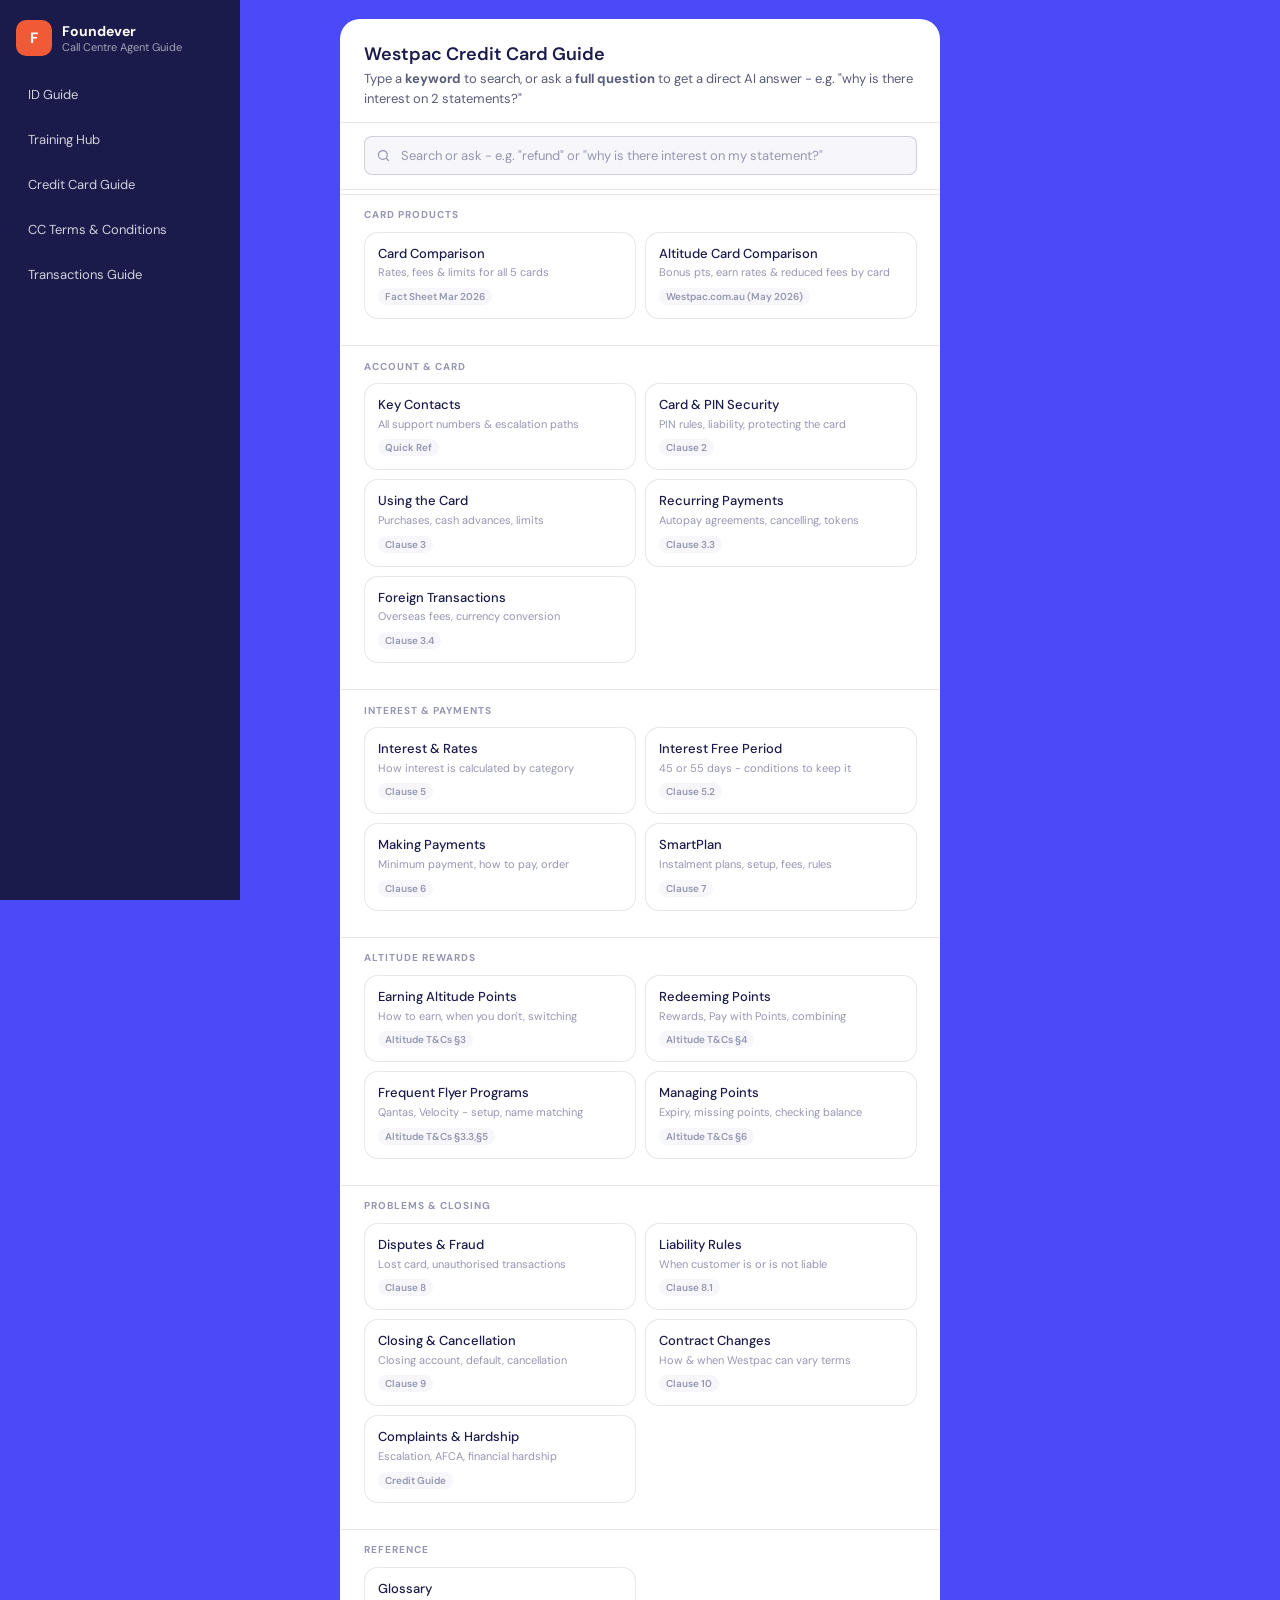
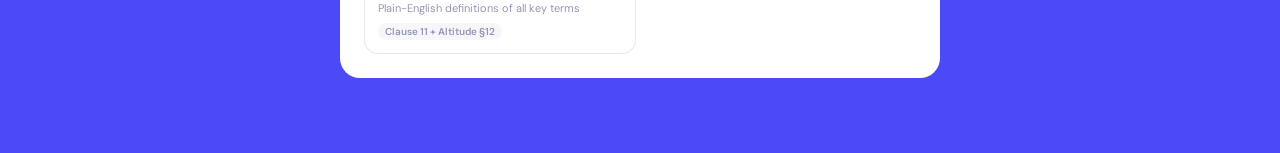
<file: terms-conditions.html>
<!DOCTYPE html>
<html lang="en">
<head>
<meta charset="UTF-8">
<meta name="viewport" content="width=device-width, initial-scale=1.0">
<title>Westpac Credit Card Guide</title>
<link rel="preconnect" href="https://fonts.googleapis.com">
<link href="https://fonts.googleapis.com/css2?family=DM+Sans:opsz,wght@9..40,400;9..40,500;9..40,600;9..40,700&display=swap" rel="stylesheet">
<link rel="stylesheet" href="style-tc.css">
</head>
<body>
<div class="sidebar">
  <!-- Sidebar Header -->
  <div class="header-brand">
    <!-- Brand Logo -->
     <div class="brand-row">
      <div class="logo-mark"><span>F</span></div>
      <div>
        <div class="page-org">Foundever</div>
        <div class="page-sub">Call Centre Agent Guide</div>
      </div>
     </div>
    <!-- Mobile Menu Button -->
    <button class="mobile-menu-btn" onclick="toggleMobileMenu()" aria-expanded="false" aria-controls="sidebarLinks">
      Menu <span class="menu-chevron">⌄</span>
    </button>
  </div>
  <!-- Sidebar Links -->
  <nav class="sidebar-links">
    <a class="hub-link" href="index.html">
      ID Guide
    </a>
    <a class="hub-link" href="training-hub.html">
      Training Hub
    </a>

    <a class="hub-link" href="creditcard-guide.html">
      Credit Card Guide
    </a>

    <a class="hub-link" href="terms-conditions.html">
      CC Terms & Conditions
    </a>

    <a class="hub-link" href="transactions-guide.html">
      Transactions Guide
    </a>
  </nav>
</div>
<div id="app"></div>
<script>

// ── TOPICS ──────────────────────────────────────────────────────────────────
const TOPICS = [
  // Card Comparison
  {cat:'Card Products',     id:'card_compare',   label:'Card Comparison',          desc:'Rates, fees & limits for all 5 cards',        icon:'📊',bg:'#1A1B4B',clause:'Fact Sheet Mar 2026',  tags:['altitude platinum','altitude black','low fee','low rate','lite','interest rate','annual fee','minimum','credit limit','compare']},
  {cat:'Card Products',  id:'altitude_cards', label:'Altitude Card Comparison',   desc:'Bonus pts, earn rates & reduced fees by card', icon:'🃏',bg:'#1A1B4B',clause:'Westpac.com.au (May 2026)', tags:['altitude platinum','altitude black','qantas platinum','qantas black','velocity platinum','velocity black','bonus points','earn rate','reduced fee','everyday spend','spend cap','first year fee','100000','200000']},
  // T&C Core
  {cat:'Account & Card',    id:'contacts',       label:'Key Contacts',             desc:'All support numbers & escalation paths',       icon:'📞',bg:'#1A1B4B',clause:'Quick Ref',            tags:['phone','contact','number','call','afca','complaints','hardship','westpac assist','altitude rewards centre']},
  {cat:'Account & Card',    id:'pin',            label:'Card & PIN Security',       desc:'PIN rules, liability, protecting the card',    icon:'🔒',bg:'#ededff',clause:'Clause 2',            tags:['pin','security','stolen','lost','protect','liability','passcode','additional cardholder']},
  {cat:'Account & Card',    id:'using',          label:'Using the Card',            desc:'Purchases, cash advances, limits',             icon:'💳',bg:'#e8f7f2',clause:'Clause 3',            tags:['purchase','cash advance','limit','credit limit','transaction limit','use card','overseas','gambling block','westpac lite']},
  {cat:'Account & Card',    id:'recurring',      label:'Recurring Payments',        desc:'Autopay agreements, cancelling, tokens',       icon:'🔄',bg:'#fdf0ed',clause:'Clause 3.3',          tags:['recurring','subscription','merchant','tokenised','cancel payment','automatic']},
  {cat:'Account & Card',    id:'foreign',        label:'Foreign Transactions',      desc:'Overseas fees, currency conversion',           icon:'🌏',bg:'#f0faf4',clause:'Clause 3.4',          tags:['foreign','overseas','currency','conversion','fee','international','abroad']},
  // Interest & Payments
  {cat:'Interest & Payments',id:'interest',      label:'Interest & Rates',          desc:'How interest is calculated by category',      icon:'📈',bg:'#fff1f0',clause:'Clause 5',            tags:['interest','rate','apr','purchase rate','cash advance rate','balance category','calculation','20.99','13.74','9.90','21.99']},
  {cat:'Interest & Payments',id:'intfree',       label:'Interest Free Period',      desc:'45 or 55 days - conditions to keep it',       icon:'✨',bg:'#f0faf4',clause:'Clause 5.2',          tags:['interest free','55 days','45 days','no interest','maintain','payment balance','monthly payment','altitude']},
  {cat:'Interest & Payments',id:'payments',      label:'Making Payments',           desc:'Minimum payment, how to pay, order',          icon:'💰',bg:'#ededff',clause:'Clause 6',            tags:['payment','minimum','due date','autopay','how to pay','missed payment','pay order','hardship']},
  {cat:'Interest & Payments',id:'smartplan',     label:'SmartPlan',                 desc:'Instalment plans, setup, fees, rules',        icon:'📱',bg:'#e8f7f2',clause:'Clause 7',            tags:['smartplan','smart plan','instalment','split','autopay smartplan','cancel']},
  // Altitude Rewards
  
  {cat:'Altitude Rewards',  id:'altitude_earn',  label:'Earning Altitude Points',   desc:'How to earn, when you don\'t, switching',     icon:'⭐',bg:'#fffbf0',clause:'Altitude T&Cs §3',    tags:['altitude','earn points','points','government payment','bpay','cash advance','blocked','earn rate','bonus points','qantas','velocity']},
  {cat:'Altitude Rewards',  id:'altitude_redeem',label:'Redeeming Points',          desc:'Rewards, Pay with Points, combining',         icon:'🎁',bg:'#fdf0ed',clause:'Altitude T&Cs §4',    tags:['redeem','reward','pay with points','cashback','3000 points','account holder','combine','additional cardholder']},
  {cat:'Altitude Rewards',  id:'altitude_ff',    label:'Frequent Flyer Programs',   desc:'Qantas, Velocity - setup, name matching',     icon:'✈️',bg:'#e8f7f2',clause:'Altitude T&Cs §3.3,§5',tags:['qantas','velocity','frequent flyer','name match','membership number','forfeited','transfer','four months']},
  {cat:'Altitude Rewards',  id:'altitude_manage',label:'Managing Points',           desc:'Expiry, missing points, checking balance',    icon:'🗂️',bg:'#ededff',clause:'Altitude T&Cs §6',    tags:['expire','expiry','90 days','death','six months','statement credit','missing points','balance','altitude rewards centre']},
  // Problems & Closing
  {cat:'Problems & Closing',id:'disputes',       label:'Disputes & Fraud',          desc:'Lost card, unauthorised transactions',         icon:'🚨',bg:'#fff1f0',clause:'Clause 8',            tags:['dispute','fraud','lost','stolen','unauthorised','transaction dispute','chargeback','report','14 days']},
  {cat:'Problems & Closing',id:'liability',      label:'Liability Rules',           desc:'When customer is or is not liable',            icon:'⚖️',bg:'#fffbf0',clause:'Clause 8.1',          tags:['liable','liability','unauthorised','epayments','loss','negligence','pin loss','150 dollars']},
  {cat:'Problems & Closing',id:'closing',        label:'Closing & Cancellation',    desc:'Closing account, default, cancellation',       icon:'🔒',bg:'#fff1f0',clause:'Clause 9',            tags:['close','cancel','default','cancellation','suspended','block','card account','altitude points 90']},
  {cat:'Problems & Closing',id:'changes',        label:'Contract Changes',          desc:'How & when Westpac can vary terms',            icon:'📝',bg:'#f3f3f8',clause:'Clause 10',           tags:['change','vary','notice','rate change','fee change','variation','contract','30 days']},
  {cat:'Problems & Closing',id:'complaints',     label:'Complaints & Hardship',     desc:'Escalation, AFCA, financial hardship',         icon:'🤝',bg:'#fdf0ed',clause:'Credit Guide',        tags:['complaint','afca','hardship','escalate','financial difficulty','dispute resolution','oaic']},
  // Reference
  {cat:'Reference',         id:'glossary',       label:'Glossary',                  desc:'Plain-English definitions of all key terms',  icon:'📖',bg:'#ededff',clause:'Clause 11 + Altitude §12',tags:['glossary','definition','term','meaning','monthly payment','smartplan','balance transfer','altitude','cash advance','government related']},
];

// ── CONTENT ─────────────────────────────────────────────────────────────────
const C = {};

C.card_compare = ()=>`
  <div class="info-card red"><div class="ic-label">⚠ Fee changes - already in effect or upcoming</div><div class="ic-text">
    <strong>30 April 2026 (already effective):</strong> Cash Advance Fee increased 3% → <strong>3.5%</strong>. Missed Payment Fee increased $15 → <strong>$20</strong> (Westpac Lite remains $0).<br>
    <strong>29 June 2026 (upcoming):</strong> Low Rate Card moves from $59/year → <strong>$7/month ($84/year)</strong>. Existing customers applying before 29 June keep the $59 annual fee for their first year, then revert to monthly billing.<br>
    Source: westpac.com.au/personal-banking/credit-cards/card-fee-changes/
  </div></div>
  <div class="section-title">All cards at a glance - correct as at 2 March 2026</div>
  <div class="card-compare-wrap"><table class="card-compare">
    <tr><th>Feature</th><th><span class="card-tag tag-alt">Altitude</span><br>Altitude Platinum</th><th><span class="card-tag tag-alt">Altitude</span><br>Altitude Black</th><th><span class="card-tag tag-std">Standard</span><br>Low Fee</th><th><span class="card-tag tag-std">Standard</span><br>Low Rate</th><th><span class="card-tag tag-lite">Lite</span><br>Westpac Lite</th></tr>
    <tr><td>Min Credit Limit</td><td>$3,000</td><td>$6,000</td><td>$500</td><td>$500</td><td>$1,000</td></tr>
    <tr><td>Purchase Rate</td><td class="highlight">20.99% p.a.</td><td class="highlight">20.99% p.a.</td><td class="highlight">20.99% p.a.</td><td class="highlight">13.74% p.a.</td><td class="highlight">9.90% p.a.</td></tr>
    <tr><td>Interest Free</td><td>Up to 45 days</td><td>Up to 45 days</td><td>Up to 55 days</td><td>Up to 55 days</td><td>Up to 45 days</td></tr>
    <tr><td>Cash Advance Rate</td><td>21.99% p.a.</td><td>21.99% p.a.</td><td>21.99% p.a.</td><td>21.99% p.a.</td><td class="na">Not offered</td></tr>
    <tr><td>Balance Transfer</td><td colspan="4" style="text-align:center;color:var(--t2);font-size:11px">Refer to offer details at time of application - promotional rate, term &amp; fee vary</td><td class="na">Not offered</td></tr>
    <tr><td>Foreign Transaction Fee</td><td>3% of AUD value</td><td>3% of AUD value</td><td>3% of AUD value</td><td>3% of AUD value</td><td class="highlight">$0 - no foreign transaction fee</td></tr>
    <tr><td>Cash Advance Fee</td><td>3.5%</td><td>3.5%</td><td>3.5%</td><td>3.5%</td><td class="na">Not offered</td></tr>
    <tr><td>Annual Fee</td><td>$175/yr</td><td>$295/yr</td><td>$0 or $30/yr*</td><td>$59/yr <span style="color:var(--amber);font-weight:600;font-size:10px">→ $7/mo from 29 Jun 2026</span></td><td>$9/month ($108/yr)</td></tr>
    <tr><td>Missed Payment Fee</td><td>$20</td><td>$20</td><td>$20</td><td>$20</td><td class="na">$0</td></tr>
    <tr><td>Min Repayment</td><td colspan="5" style="color:var(--t2);font-size:11px">2% of closing balance or $10, whichever is greater. If closing balance is less than $10, pay in full.</td></tr>
    <tr><td>Rewards Program</td><td>Altitude Rewards / Qantas / Velocity</td><td>Altitude Rewards / Qantas / Velocity</td><td class="na">No rewards</td><td class="na">No rewards</td><td class="na">No rewards</td></tr>
  </table></div>
  <div class="info-card"><div class="ic-label">Low Fee card fee waiver*</div><div class="ic-text">$0 card fee for the first year and every subsequent year when the customer spends $5,000+ on eligible purchases in each 12-month period starting from the Card Fee date. If they don't hit the spend threshold, the $30 annual fee applies.</div></div>
  <div class="section-title">Key differences to highlight</div>
  <div class="rule-list">
    <div class="rule-row"><div class="rule-dot rd-gold"></div><span><strong>Altitude Platinum &amp; Black</strong> - rewards cards with highest annual fees; earn Altitude, Qantas, or Velocity points</span></div>
    <div class="rule-row"><div class="rule-dot rd-blue"></div><span><strong>Low Fee</strong> - standard rate, lowest fee barrier; fee waived if $5k+ spend met</span></div>
    <div class="rule-row"><div class="rule-dot rd-blue"></div><span><strong>Low Rate</strong> - 13.74% purchase rate, best for customers who carry a balance</span></div>
    <div class="rule-row"><div class="rule-dot rd-green"></div><span><strong>Westpac Lite</strong> - lowest purchase rate (9.90%), no late payment fee, no cash advances or balance transfers, and <strong>zero foreign transaction fees</strong> including online shopping</span></div>
  </div>`;

C.contacts = ()=>`
  <div class="section-title">24/7 General Enquiries</div>
  <div class="contact-grid">
    <div class="contact-card"><div class="cc-name">Australia (24/7)</div><div class="cc-num">1300 651 089</div><div class="cc-note">Lost/stolen, general queries, account help</div></div>
    <div class="contact-card"><div class="cc-name">International</div><div class="cc-num">+61 2 9155 7700</div><div class="cc-note">Customer calling from overseas</div></div>
    <div class="contact-card"><div class="cc-name">Customer Solutions</div><div class="cc-num">132 032</div><div class="cc-note">Complaints, errors on statements, general support</div></div>
    <div class="contact-card"><div class="cc-name">Westpac Assist (Hardship)</div><div class="cc-num">1800 067 497</div><div class="cc-note">Financial difficulty - refer immediately</div></div>
  </div>
  <div class="section-title">Altitude Rewards</div>
  <div class="contact-grid">
    <div class="contact-card"><div class="cc-name">Altitude Rewards Centre</div><div class="cc-num">1300 887 820</div><div class="cc-note">Points queries, redemptions, missing points</div></div>
    <div class="contact-card"><div class="cc-name">Altitude Online</div><div class="cc-num">westpac.com.au/ccrewards</div><div class="cc-note">Earn rates, points caps, bonus points info</div></div>
  </div>
  <div class="section-title">Dispute Resolution</div>
  <div class="contact-grid">
    <div class="contact-card"><div class="cc-name">AFCA (free, independent)</div><div class="cc-num">1800 931 678</div><div class="cc-note">afca.org.au - only after Westpac escalation</div></div>
    <div class="contact-card"><div class="cc-name">ASIC Infoline</div><div class="cc-num">1300 300 630</div><div class="cc-note">Regulatory complaints, rights information</div></div>
  </div>
  <div class="section-title">Accessibility</div>
  <div class="info-card blue"><div class="ic-label">National Relay Service</div><div class="ic-text">Customers who are deaf or have difficulty hearing/speaking can use the NRS - register at <strong>accesshub.gov.au/about-the-nrs</strong>. More info at westpac.com.au/web-accessibility.</div></div>
  <div class="section-title">Online Self-Service</div>
  <div class="rule-list">
    <div class="rule-row"><div class="rule-dot rd-blue"></div>Credit card info: westpac.com.au/personal-banking/credit-cards</div>
    <div class="rule-row"><div class="rule-dot rd-blue"></div>Feedback &amp; complaints: westpac.com.au/contact-us/feedback-complaints</div>
    <div class="rule-row"><div class="rule-dot rd-blue"></div>Westpac Assist: westpac.com.au/westpacassist</div>
    <div class="rule-row"><div class="rule-dot rd-blue"></div>Fraud &amp; disputes: westpac.com.au/fraud-disputes-lost-stolen-cards</div>
    <div class="rule-row"><div class="rule-dot rd-blue"></div>Autopay: westpac.com.au/autopay</div>
    <div class="rule-row"><div class="rule-dot rd-gold"></div>Altitude Rewards Account: via Online Banking or Westpac App</div>
  </div>`;

C.pin = ()=>`
  <div class="section-title">PIN rules - what customers must do</div>
  <div class="rule-list">
    <div class="rule-row"><div class="rule-dot rd-red"></div>Never share PIN with anyone - including family and friends</div>
    <div class="rule-row"><div class="rule-dot rd-red"></div>Never write PIN on the card or anything kept with the card</div>
    <div class="rule-row"><div class="rule-dot rd-red"></div>Do not choose a PIN that represents their birthdate or is easily guessed</div>
    <div class="rule-row"><div class="rule-dot rd-amber"></div>If they must write it down - it must be disguised or stored in a secured locked place</div>
    <div class="rule-row"><div class="rule-dot rd-blue"></div>Card must be signed as soon as received (does not apply to PartPay Card)</div>
    <div class="rule-row"><div class="rule-dot rd-blue"></div>Card must be kept on them or in a safe place at all times</div>
  </div>
  <div class="section-title">PartPay Card PIN</div>
  <div class="info-card blue"><div class="ic-label">Important</div><div class="ic-text">The PartPay Card PIN matches the linked card's PIN at issue. If the linked card's PIN is later changed, the PartPay Card PIN does NOT automatically update - customer must change it separately if they want them to match.</div></div>
  <div class="section-title">Additional Cardholders</div>
  <div class="rule-list">
    <div class="rule-row"><div class="rule-dot rd-blue"></div>Can be issued to anyone aged 16+</div>
    <div class="rule-row"><div class="rule-dot rd-amber"></div>Primary cardholder is responsible for all transactions and breaches by Additional Cardholder</div>
    <div class="rule-row"><div class="rule-dot rd-blue"></div>Additional Cardholder can request replacement card if lost/stolen/damaged - unless cancelled by primary</div>
    <div class="rule-row"><div class="rule-dot rd-red"></div>Additional Cardholder CANNOT change credit limit, close the account, or request replacement after being cancelled by primary</div>
    <div class="rule-row"><div class="rule-dot rd-red"></div>Additional Cardholders cannot redeem Altitude Points - only the Account Holder can redeem</div>
    <div class="rule-row"><div class="rule-dot rd-blue"></div>Not available on Westpac Student Visa accounts</div>
  </div>`;

C.using = ()=>`
  <div class="section-title">Permitted uses</div>
  <div class="rule-list">
    <div class="rule-row"><div class="rule-dot rd-green"></div>Purchases, Cash Advances, Balance Transfers from other credit cards</div>
    <div class="rule-row"><div class="rule-dot rd-red"></div>Must be used mainly for personal or household expenses - business use may result in cancellation</div>
    <div class="rule-row"><div class="rule-dot rd-red"></div>Must not be used for illegal purposes or in breach of international sanctions</div>
  </div>
  <div class="section-title">Card-specific restrictions</div>
  <div class="info-card amber"><div class="ic-label">Westpac Lite - no cash advances or balance transfers</div><div class="ic-text">Cash Advances are not permitted. If one accidentally goes through it will be treated as a Purchase and must still be repaid. Balance Transfers are also not available on Westpac Lite.</div></div>
  <div class="info-card blue"><div class="ic-label">PartPay Card (Altitude only)</div><div class="ic-text">PartPay Cards can ONLY make eligible Purchases. Cash Advances are not permitted. If one accidentally goes through it is treated as a PartPay Purchase.</div></div>
  <div class="section-title">Credit limit</div>
  <div class="rule-list">
    <div class="rule-row"><div class="rule-dot rd-blue"></div>Set in the Financial Table (letter of offer)</div>
    <div class="rule-row"><div class="rule-dot rd-amber"></div>Authorised transactions (including holds) reduce available amount even before processing</div>
    <div class="rule-row"><div class="rule-dot rd-red"></div>Going over the limit - the excess is payable immediately and an over-limit fee may apply</div>
    <div class="rule-row"><div class="rule-dot rd-blue"></div>Customer can request a reduction - must repay any difference first if reducing below outstanding balance</div>
  </div>
  <div class="section-title">When we may decline a transaction</div>
  <div class="rule-list">
    <div class="rule-row"><div class="rule-dot rd-amber"></div>Would exceed a limit</div>
    <div class="rule-row"><div class="rule-dot rd-amber"></div>Suspected fraud</div>
    <div class="rule-row"><div class="rule-dot rd-amber"></div>Account in arrears</div>
    <div class="rule-row"><div class="rule-dot rd-amber"></div>May be illegal or prohibited by international sanctions</div>
  </div>
  <div class="section-title">Gambling block</div>
  <div class="rule-list">
    <div class="rule-row"><div class="rule-dot rd-blue"></div>Activate via online banking (Card Services menu) or by calling us</div>
    <div class="rule-row"><div class="rule-dot rd-amber"></div>Cancellation takes up to 2 business days to take effect</div>
    <div class="rule-row"><div class="rule-dot rd-red"></div>Does NOT block: recurring payments authorised before the request, BPAY, cash withdrawals, or offline transactions</div>
  </div>`;

C.recurring = ()=>`
  <div class="section-title">How recurring payments work</div>
  <div class="rule-list">
    <div class="rule-row"><div class="rule-dot rd-blue"></div>Customer authorises a merchant to charge their card automatically on a recurring basis</div>
    <div class="rule-row"><div class="rule-dot rd-amber"></div>If merchant uses Tokenised Credentials, card details may auto-update when card is reissued - reissuing may NOT stop the recurring payment</div>
  </div>
  <div class="section-title">How to cancel</div>
  <div class="steps">
    <div class="step-row"><div class="step-num">1</div><div class="step-text"><strong>Advise customer to contact the merchant directly</strong> - before the next payment is due</div></div>
    <div class="step-row"><div class="step-num">2</div><div class="step-text">If they don't leave enough time, <strong>they may still be liable for the next payment</strong></div></div>
    <div class="step-row"><div class="step-num">3</div><div class="step-text">If the merchant doesn't act - <strong>customer can contact us to dispute the transaction</strong></div></div>
  </div>
  <div class="info-card red"><div class="ic-label">After card cancellation or account closure</div><div class="ic-text">Even after a card is cancelled or account blocked, recurring payments may still go through in some circumstances. Customer must cancel with merchants directly. They remain liable for uncancelled recurring payments.</div></div>`;

C.foreign = ()=>`
  <div class="section-title">What counts as a foreign transaction</div>
  <div class="rule-list">
    <div class="rule-row"><div class="rule-dot rd-blue"></div>Any transaction in a foreign currency</div>
    <div class="rule-row"><div class="rule-dot rd-blue"></div>Any transaction processed outside Australia - even if the customer is physically in Australia (e.g. buying from an overseas website)</div>
  </div>
  <div class="info-card amber"><div class="ic-label">Foreign Transaction Fee - standard cards</div><div class="ic-text">3% applies on all other Westpac credit cards (Altitude Platinum, Altitude Black, Low Fee, Low Rate). Exact fee is in the customer's Financial Table or at westpac.com.au.</div></div>
  <div class="info-card green"><div class="ic-label">Westpac Lite - $0 foreign transaction fee</div><div class="ic-text">The Westpac Lite Card charges no foreign transaction fees - including for online shopping with overseas merchants. This is one of its key differentiators from other Westpac cards.</div></div>
  <div class="section-title">Currency conversion</div>
  <div class="rule-list">
    <div class="rule-row"><div class="rule-dot rd-blue"></div>Visa or Mastercard converts foreign currency to AUD at their own exchange rate</div>
    <div class="rule-row"><div class="rule-dot rd-amber"></div>If a transaction is later refunded - the exchange rate for the refund may differ from the original</div>
    <div class="rule-row"><div class="rule-dot rd-amber"></div>Dynamic Currency Conversion (merchant converts to AUD at point of sale) - rate set by merchant, foreign transaction fee may still apply</div>
  </div>`;

C.interest = ()=>`
  <div class="section-title">Purchase rates by card</div>
  <div class="card-compare-wrap"><table class="card-compare">
    <tr><th>Card</th><th>Purchase Rate</th><th>Cash Advance Rate</th><th>Interest Free</th></tr>
    <tr><td>Altitude Platinum</td><td class="highlight">20.99% p.a.</td><td>21.99% p.a.</td><td>Up to 45 days</td></tr>
    <tr><td>Altitude Black</td><td class="highlight">20.99% p.a.</td><td>21.99% p.a.</td><td>Up to 45 days</td></tr>
    <tr><td>Low Fee Card</td><td class="highlight">20.99% p.a.</td><td>21.99% p.a.</td><td>Up to 55 days</td></tr>
    <tr><td>Low Rate Card</td><td class="highlight">13.74% p.a.</td><td>21.99% p.a.</td><td>Up to 55 days</td></tr>
    <tr><td>Westpac Lite</td><td class="highlight">9.90% p.a.</td><td class="na">Not offered</td><td>Up to 45 days</td></tr>
  </table></div>
  <div class="section-title">How interest is calculated</div>
  <div class="rule-list">
    <div class="rule-row"><div class="rule-dot rd-blue"></div>Applied at end of each statement period</div>
    <div class="rule-row"><div class="rule-dot rd-blue"></div>Calculated daily: outstanding balance × (Annual Rate ÷ 365), summed across all days in the period</div>
    <div class="rule-row"><div class="rule-dot rd-amber"></div>PartPay Balance is charged at 0% - no interest applies to it</div>
  </div>
  <div class="section-title">Balance categories &amp; rates</div>
  <table class="balance-table">
    <tr class="bt-head"><td>Category</td><td>What's included</td><td>Rate</td></tr>
    <tr class="bt-row"><td>Purchase Balance</td><td>Purchases, interest on purchases, most fees, Missed PartPay Payments</td><td>Purchase Rate</td></tr>
    <tr class="bt-row"><td>Cash Advance Balance</td><td>Cash advances, cash advance fees, interest on cash advance balance</td><td>Cash Advance Rate</td></tr>
    <tr class="bt-row"><td>Balance Transfer</td><td>Balance transfers, balance transfer fees, interest on balance transfer</td><td>Balance Transfer Rate(s)</td></tr>
    <tr class="bt-row"><td>SmartPlan Balance</td><td>SmartPlans, SmartPlan fees, interest on SmartPlan balance</td><td>SmartPlan Rate(s)</td></tr>
    <tr class="bt-row"><td>PartPay Balance</td><td>PartPay purchases, foreign transaction fees on PartPay</td><td>0.00%</td></tr>
  </table>
  <div class="section-title">When interest starts</div>
  <table class="balance-table">
    <tr class="bt-head"><td>Item</td><td>Interest charged from</td></tr>
    <tr class="bt-row"><td>Purchases &amp; Cash Advances</td><td>Day of transaction (subject to interest free period)</td></tr>
    <tr class="bt-row"><td>Interest charges, annual &amp; monthly fees</td><td>Day after the charge/fee is applied</td></tr>
    <tr class="bt-row"><td>All other fees</td><td>Day the fee is applied</td></tr>
    <tr class="bt-row"><td>Balance Transfers</td><td>Day transferred to the account</td></tr>
    <tr class="bt-row"><td>SmartPlans</td><td>Day the SmartPlan is activated</td></tr>
  </table>
  <div class="info-card amber"><div class="ic-label">Refunded purchases</div><div class="ic-text">Interest still applies for the period between the original transaction and the refund date - unless an interest free period applies.</div></div>`;

C.intfree = ()=>`
  <div class="section-title">Interest free days by card</div>
  <div class="two-col">
    <div class="col-card"><div class="col-hdr" style="color:var(--brand)">45 days</div><div class="col-item">Altitude Platinum</div><div class="col-item">Altitude Black</div><div class="col-item">Westpac Lite</div></div>
    <div class="col-card"><div class="col-hdr" style="color:var(--green)">55 days</div><div class="col-item">Low Fee Card</div><div class="col-item">Low Rate Card</div></div>
  </div>
  <div class="section-title">What they need to pay to keep the interest free period</div>
  <div class="two-col">
    <div class="col-card"><div class="col-hdr" style="color:var(--t3)">No Balance Transfer / SmartPlan / PartPay</div><div class="col-item">Pay the full <strong>closing balance</strong> by the due date each month</div></div>
    <div class="col-card"><div class="col-hdr" style="color:var(--t3)">Has Balance Transfer, SmartPlan, or PartPay Card</div><div class="col-item">Pay the <strong>Monthly Payment Balance</strong> by due date - no need to pay off the full BT or SmartPlan</div></div>
  </div>
  <div class="info-card red"><div class="ic-label">If they don't pay enough - interest free period ends</div><div class="ic-text">Interest kicks in on ALL new purchases AND the outstanding purchase balance - regardless of when individual purchases were made. A new interest free period starts next time they pay the full required amount by the due date.</div></div>
  <div class="info-card amber"><div class="ic-label">Common confusion - interest on next statement after paying in full</div><div class="ic-text">This usually means they didn't pay the previous month's required amount in full. The new interest is for the period between the last statement and when they paid. This is correct.</div></div>`;

C.payments = ()=>`
  <div class="section-title">Minimum payment</div>
  <div class="rule-list">
    <div class="rule-row"><div class="rule-dot rd-blue"></div>2% of closing balance or $10, whichever is greater. If balance &lt; $10, pay in full</div>
    <div class="rule-row"><div class="rule-dot rd-red"></div>If missed - a Missed Payment Fee applies (except on Westpac Lite, where fee is $0). Note: fee structure changing 30 April 2026</div>
    <div class="rule-row"><div class="rule-dot rd-amber"></div>Refunds, reversals, cashback, prior overpayments do NOT count toward the minimum payment</div>
    <div class="rule-row"><div class="rule-dot rd-green"></div>PartPay Balance payments credited between statement date and due date DO count</div>
  </div>
  <div class="section-title">How payments are applied (order)</div>
  <div class="steps">
    <div class="step-row"><div class="step-num">1</div><div class="step-text">Applied to <strong>most recent statement balances</strong> first</div></div>
    <div class="step-row"><div class="step-num">2</div><div class="step-text">Then to <strong>transactions since last statement</strong></div></div>
  </div>
  <div class="info-card blue"><div class="ic-label">Within each group - highest rate first</div><div class="ic-text">Within each group: payments go to balances by Annual Percentage Rate highest to lowest. Within the same rate: (1) interest charges, (2) fees, (3) transactions - oldest first in each.</div></div>
  <div class="info-card green"><div class="ic-label">Customer cannot pay?</div><div class="ic-text">Refer immediately to Westpac Assist: <strong>1800 067 497</strong>. Options include extending the term, reducing payments, or deferring payments.</div></div>`;

C.smartplan = ()=>`
  <div class="info-card blue"><div class="ic-label">What is SmartPlan?</div><div class="ic-text">Splits an eligible large purchase, or part/all of the credit card balance (excluding PartPay Balance), into manageable monthly instalments. Creates a separate SmartPlan Balance - the rest is the Main Account Balance.</div></div>
  <div class="section-title">Setup</div>
  <div class="rule-list">
    <div class="rule-row"><div class="rule-dot rd-blue"></div>Via Online Banking (desktop or Westpac App)</div>
    <div class="rule-row"><div class="rule-dot rd-amber"></div>May take up to 2 business days - customer will be notified if accepted</div>
    <div class="rule-row"><div class="rule-dot rd-amber"></div>Maximum 8 active SmartPlans at once</div>
    <div class="rule-row"><div class="rule-dot rd-blue"></div>Does not change the credit limit</div>
  </div>
  <div class="info-card amber"><div class="ic-label">Autopay must be updated before setting up SmartPlan</div><div class="ic-text">If Autopay is set to a fixed dollar amount or fixed percentage, customer must update it first. Must be changed to "Monthly Payment Balance" (to keep interest free period) or "Monthly Payment" (to meet minimum payment requirements).</div></div>
  <div class="section-title">Missed instalment</div>
  <div class="rule-list">
    <div class="rule-row"><div class="rule-dot rd-red"></div>Westpac may cancel the plan and move balance back to Main Account Balance</div>
    <div class="rule-row"><div class="rule-dot rd-red"></div>Setup fees are not refunded</div>
    <div class="rule-row"><div class="rule-dot rd-amber"></div>If plan continues, instalments are not adjusted - customer must make catch-up payments</div>
  </div>
  <div class="section-title">Cancellation</div>
  <div class="rule-list">
    <div class="rule-row"><div class="rule-dot rd-green"></div>Customer can cancel at any time via Online Banking</div>
    <div class="rule-row"><div class="rule-dot rd-amber"></div>Westpac can cancel if: instalment not paid, payment arrangement below Monthly Payment, or T&C breach</div>
  </div>`;

C.altitude_cards = ()=>`
  <div class="info-card amber"><div class="ic-label">Promotional offers - subject to change</div><div class="ic-text">Bonus points offers and reduced first-year fees can be varied or withdrawn at any time. Always verify the current offer at westpac.com.au before quoting to a customer. Information below is current as at May 2026.</div></div>

  <div class="section-title">Altitude Rewards - bonus points &amp; fees</div>
  <div class="card-compare-wrap"><table class="card-compare">
    <tr><th></th><th><span class="card-tag tag-alt">Rewards</span><br>Altitude Rewards Platinum</th><th><span class="card-tag tag-alt">Rewards</span><br>Altitude Rewards Black</th></tr>
    <tr><td>Standard Annual Fee</td><td class="highlight">$175 p.a.</td><td class="highlight">$295 p.a.</td></tr>
    <tr><td>Rewards Program Fee</td><td class="highlight">$0</td><td class="highlight">$0</td></tr>
    <tr><td>Bonus Points Offer</td><td>Up to <strong>100,000</strong> Altitude Rewards Points</td><td>Up to <strong>200,000</strong> Altitude Rewards Points</td></tr>
    <tr><td>Year 1 Bonus</td><td>75,000 pts - spend $3k+ on eligible purchases within <strong>90 days</strong> of card approval</td><td>100,000 pts - spend $12k+ on eligible purchases within <strong>12 months</strong> of card approval</td></tr>
    <tr><td>Year 2 Bonus</td><td>25,000 pts - after first eligible purchase in year 2</td><td>100,000 pts - spend $12k+ on eligible purchases within 12 months of anniversary</td></tr>
    <tr><td>Reduced Fee (new customer)</td><td><strong>$99</strong> first year (then $175)</td><td><strong>$200</strong> first year (then $295)</td></tr>
    <tr><td>Reduced Fee (existing Westpac)</td><td><strong>$49</strong> first year (then $175)</td><td><strong>$149</strong> first year (then $295)</td></tr>
    <tr><td>Min Income</td><td>$30,000 p.a.</td><td>$75,000 p.a.</td></tr>
  </table></div>

  <div class="section-title">Altitude Qantas - bonus points &amp; fees</div>
  <div class="card-compare-wrap"><table class="card-compare">
    <tr><th></th><th><span class="card-tag tag-alt">Qantas</span><br>Altitude Qantas Platinum</th><th><span class="card-tag tag-alt">Qantas</span><br>Altitude Qantas Black</th></tr>
    <tr><td>Standard Annual Fee</td><td class="highlight">$175 p.a. + $75 Rewards Fee = $250</td><td class="highlight">$295 p.a. + $75 Rewards Fee = $370</td></tr>
    <tr><td>Bonus Points Offer</td><td>Up to <strong>100,000</strong> Qantas Points</td><td>Up to <strong>150,000</strong> Qantas Points</td></tr>
    <tr><td>Year 1 Bonus</td><td>70,000 pts - spend $4k+ within <strong>90 days</strong> of card approval</td><td>90,000 pts - spend $6k+ within <strong>90 days</strong> of card approval</td></tr>
    <tr><td>Year 2 Bonus</td><td>30,000 pts - spend $4k+ within 90 days of anniversary</td><td>60,000 pts - spend $6k+ within 90 days of anniversary</td></tr>
    <tr><td>Reduced Fee (existing Westpac only)</td><td><strong>$99</strong> card fee first year (then $175). $75 Rewards Fee still applies.</td><td><strong>$200</strong> card fee first year (then $295). $75 Rewards Fee still applies.</td></tr>
    <tr><td>Lounge Access</td><td class="na">None</td><td>2 Qantas Club Complimentary Invitations/year (with eligible Qantas spend)</td></tr>
  </table></div>

  <div class="section-title">Altitude Velocity - bonus points &amp; fees</div>
  <div class="card-compare-wrap"><table class="card-compare">
    <tr><th></th><th><span class="card-tag tag-alt">Velocity</span><br>Altitude Velocity Platinum</th><th><span class="card-tag tag-alt">Velocity</span><br>Altitude Velocity Black</th></tr>
    <tr><td>Standard Annual Fee</td><td class="highlight">$175 p.a. + $75 Rewards Fee = $250</td><td class="highlight">$295 p.a. + $75 Rewards Fee = $370</td></tr>
    <tr><td>Bonus Points Offer</td><td>Up to <strong>100,000</strong> Velocity Points</td><td>Up to <strong>150,000</strong> Velocity Points</td></tr>
    <tr><td>Year 1 Bonus</td><td>70,000 pts - spend $4k+ within <strong>90 days</strong> of card approval</td><td>90,000 pts - spend $6k+ within <strong>90 days</strong> of card approval</td></tr>
    <tr><td>Year 2 Bonus</td><td>30,000 pts - spend $4k+ within 90 days of anniversary</td><td>60,000 pts - spend $6k+ within 90 days of anniversary</td></tr>
    <tr><td>Reduced Fee (existing Westpac only)</td><td><strong>$99</strong> card fee first year (then $175). $75 Rewards Fee still applies.</td><td><strong>$200</strong> card fee first year (then $295). $75 Rewards Fee still applies.</td></tr>
    <tr><td>Lounge Access</td><td class="na">None</td><td>2 Virgin Australia Domestic Lounge Passes/year (with eligible Virgin Australia spend)</td></tr>
  </table></div>

  <div class="section-title">Earn rates by card type</div>
  <div class="card-compare-wrap"><table class="card-compare">
    <tr><th>Card</th><th>International spend</th><th>Everyday spend†</th><th>All other purchases</th><th>Spend cap</th></tr>
    <tr><td>Altitude Rewards Platinum</td><td><strong>2</strong> pts / $1</td><td><strong>1.25</strong> pts / $1</td><td><strong>1</strong> pt / $1</td><td>0.5 pts/$ after $5,000 in cycle</td></tr>
    <tr><td>Altitude Rewards Black</td><td colspan="3" style="color:var(--t2);font-size:11px">Higher earn rates than Platinum - check westpac.com.au/ccrewards or call 1300 887 820 for current rates</td><td>Check at westpac.com.au</td></tr>
    <tr><td>Altitude Qantas Platinum</td><td>Higher rate</td><td>Standard rate</td><td>Base rate</td><td>0.2 pts/$ after $5,000 in cycle</td></tr>
    <tr><td>Altitude Qantas Black</td><td><strong>1.2</strong> Qantas pts / $1</td><td><strong>0.8</strong> Qantas pts / $1</td><td>Base rate</td><td>Drops after $10,000/statement period</td></tr>
    <tr><td>Altitude Velocity Platinum/Black</td><td colspan="3" style="color:var(--t2);font-size:11px">Equivalent structure to Qantas - check westpac.com.au/ccrewards for exact Velocity earn rates</td><td>Check at westpac.com.au</td></tr>
  </table></div>

  <div class="info-card blue"><div class="ic-label">Everyday spend categories (5 sub-categories)</div><div class="ic-text"><strong>Supermarkets</strong> - Woolworths, Coles, IGA, Harris Farm, ALDI<br><strong>Department stores</strong> - Kmart, Target, Big W, David Jones, Myer<br><strong>Petrol stations</strong> - 7-Eleven, Shell, Ampol, Caltex, BP<br><strong>Dining</strong> - restaurants, cafes, fast food, bars, hotels, entertainment venues<br><strong>Utilities</strong> - water, gas, electricity, internet, mobile and streaming services (excluding BPAY payments)</div></div>

  <div class="info-card amber"><div class="ic-label">Important - intermediary services (Afterpay, PayPal etc.)</div><div class="ic-text">If a customer makes a payment in any category via an intermediary service (Afterpay, PayPal or similar), the transaction is categorised as "all other purchases" - not as the category the underlying merchant belongs to. This affects their earn rate.</div></div>

  <div class="section-title">Bonus offer eligibility - who cannot apply</div>
  <div class="info-card red"><div class="ic-label">24-month exclusion - applies to ALL 6 Altitude cards</div><div class="ic-text">The bonus points offer is NOT available to anyone who currently holds, or has held in the last 24 months, an Altitude Platinum or Altitude Black card with Altitude Rewards, Qantas, or Velocity. Product switches, upgrades, and Westpac group staff are also ineligible. The reduced first-year fee is also only available to existing Westpac customers who do not currently hold an Altitude card.</div></div>

  <div class="section-title">Missing Year 1 bonus</div>
  <div class="info-card"><div class="ic-label">If they don't hit the Year 1 spend threshold</div><div class="ic-text">They forfeit the Year 1 bonus only. They are still eligible for the Year 2 bonus if they meet the spend criteria in year 2 during the promotional period.</div></div>

  <div class="section-title">When do points appear on the account?</div>
  <div class="card-compare-wrap"><table class="card-compare">
    <tr class="bt-head"><td>Type</td><td>When credited</td></tr>
    <tr class="bt-row"><td><strong>Regular Altitude Rewards Points</strong></td><td>Awarded when the transaction is processed to the card account. Visible on the monthly statement.</td></tr>
    <tr class="bt-row"><td><strong>Qantas or Velocity Points (regular earn)</strong></td><td>Added to the customer's Frequent Flyer account on a <strong>monthly basis</strong> - once per statement cycle. Not instantly.</td></tr>
    <tr class="bt-row"><td><strong>Bonus points (Year 1 &amp; Year 2)</strong></td><td>Credited to the points balance within <strong>12 weeks</strong> of meeting the spend criteria. Not immediately after the spend threshold is hit.</td></tr>
  </table></div>
  <div class="info-card amber">
    <div class="ic-label">Common customer complaint - "my bonus points haven't arrived"</div>
    <div class="ic-text">Bonus points can take up to 12 weeks from when the spend threshold is met. If it has been less than 12 weeks, advise the customer to wait. If it has been more than 12 weeks, refer to the Altitude Rewards Centre on <strong>1300 887 820</strong> to investigate. For missing regular points, the customer must contact us within <strong>6 months</strong> of the relevant purchase date.
  </div></div>`;

C.altitude_earn = ()=>`
  <div class="section-title">Three Altitude programs - choose one</div>
  <div class="two-col">
    <div class="col-card"><div class="col-hdr" style="color:var(--gold)">⭐ Altitude Rewards</div><div class="col-item">Earn Altitude Points - redeem for rewards via Altitude Rewards Account</div></div>
    <div class="col-card"><div class="col-hdr" style="color:var(--red)">✈️ Altitude Qantas</div><div class="col-item">Points credited directly to customer's Qantas Frequent Flyer account</div></div>
  </div>
  <div class="two-col">
    <div class="col-card"><div class="col-hdr" style="color:var(--brand)">✈️ Altitude Velocity</div><div class="col-item">Points credited directly to customer's Velocity (Virgin) account</div></div>
    <div class="col-card"><div class="col-hdr" style="color:var(--t3)">Switching programs</div><div class="col-item">Customer can request a switch. Points earned under the old program are NOT converted to the new one - they stay as-is or may be forfeited</div></div>
  </div>
  <div class="section-title">How points are earned</div>
  <div class="rule-list">
    <div class="rule-row"><div class="rule-dot rd-green"></div>Earned on each eligible transaction posted to the card account</div>
    <div class="rule-row"><div class="rule-dot rd-blue"></div>Calculated on the AUD value, rounded down to the nearest whole dollar - fractions of points are discarded</div>
    <div class="rule-row"><div class="rule-dot rd-amber"></div>A points cap may apply per statement period - check westpac.com.au/ccrewards or call 1300 887 820</div>
    <div class="rule-row"><div class="rule-dot rd-amber"></div>Points are deducted when a transaction is refunded or reversed</div>
  </div>
  <div class="section-title">When points are NOT earned</div>
  <div class="info-card red"><div class="ic-label">Ineligible transactions - never earn points</div><div class="ic-text">Fees and interest charges · Cash Advances · Balance Transfers · Declined PartPay Card purchases · BPAY / Post Billpay payments · Government Related Payments (ATO, Australia Post, motor vehicle registries, local/state/federal government agencies)</div></div>
  <div class="info-card red"><div class="ic-label">Account status - points suspended (cannot earn OR redeem)</div><div class="ic-text">Minimum Payment Due not paid on time · Card or account blocked or closed · Fraud on the account · Card reported lost or stolen · Card used for business purposes · Customer in breach of credit card T&Cs (including exceeding credit limit)</div></div>
  <div class="info-card"><div class="ic-label">Note</div><div class="ic-text">Westpac may adjust the points balance by removing any points incorrectly awarded. In some circumstances Westpac may allow redemption at its discretion even if an account issue exists.</div></div>`;

C.altitude_redeem = ()=>`
  <div class="section-title">Who can redeem</div>
  <div class="info-card red"><div class="ic-label">Account Holder only</div><div class="ic-text">Only the Account Holder can redeem Altitude Points. Additional Cardholders cannot redeem rewards - even if they earned the points through their transactions.</div></div>
  <div class="section-title">Minimum to redeem</div>
  <div class="rule-list">
    <div class="rule-row"><div class="rule-dot rd-blue"></div>Minimum balance of <strong>3,000 Points</strong> unless Westpac advises otherwise</div>
    <div class="rule-row"><div class="rule-dot rd-blue"></div>Must have enough points at the time of the claim</div>
  </div>
  <div class="section-title">How to redeem</div>
  <div class="rule-list">
    <div class="rule-row"><div class="rule-dot rd-green"></div>Via Altitude Rewards Account - accessible through Online Banking or the Westpac App</div>
    <div class="rule-row"><div class="rule-dot rd-green"></div>Or call the Altitude Rewards Centre: <strong>1300 887 820</strong></div>
    <div class="rule-row"><div class="rule-dot rd-amber"></div>If Card Account is closed or customer switches out of Altitude Rewards - they may need to redeem through the Altitude Rewards Centre rather than Online Banking</div>
  </div>
  <div class="section-title">Combining points</div>
  <div class="rule-list">
    <div class="rule-row"><div class="rule-dot rd-green"></div>Points from multiple eligible Altitude Card Accounts in the customer's own name can be combined</div>
    <div class="rule-row"><div class="rule-dot rd-red"></div>Points CANNOT be combined with Altitude Points earned on someone else's account</div>
    <div class="rule-row"><div class="rule-dot rd-red"></div>Points cannot be transferred to another person and have no cash value</div>
  </div>
  <div class="section-title">Important reward rules</div>
  <div class="rule-list">
    <div class="rule-row"><div class="rule-dot rd-amber"></div>All rewards are subject to availability - substitutions may be necessary but will be comparable</div>
    <div class="rule-row"><div class="rule-dot rd-red"></div>Once redemption is processed - customer generally cannot cancel, change, exchange, or return the reward for a points re-credit</div>
    <div class="rule-row"><div class="rule-dot rd-amber"></div>Read the specific reward provider's conditions - if there's a conflict, the provider's conditions prevail</div>
    <div class="rule-row"><div class="rule-dot rd-blue"></div>Westpac is not responsible for rewards lost/stolen/damaged after dispatch for reasons beyond their control</div>
  </div>
  <div class="section-title">Pay with Points</div>
  <div class="info-card blue"><div class="ic-label">Pay with Points feature</div><div class="ic-text">Allows customer to use Altitude Points to receive a cashback credit to their account after making an eligible purchase. The credit appears as a separate transaction on the statement. Important: Pay with Points credits do NOT count as payments toward the customer's payment obligations under the credit contract.</div></div>`;

C.altitude_ff = ()=>`
  <div class="section-title">Setup requirements for Frequent Flyer programs</div>
  <div class="info-card blue"><div class="ic-label">All three of these must be in place</div><div class="ic-text">1. Customer must be a member of the relevant Frequent Flyer Program (Qantas or Velocity)<br>2. Customer must have provided their valid Frequent Flyer membership number to Westpac<br>3. The first and last name on the Frequent Flyer membership must exactly match the name on the Westpac card account</div></div>
  <div class="section-title">Name or membership number mismatch</div>
  <div class="info-card amber"><div class="ic-label">Points earned but not transferred</div><div class="ic-text">If the membership number is missing or names don't match, points will show on the statement as "earned" but NOT "transferred". If the customer corrects the issue within <strong>4 months</strong> of opting into the program, the previously earned points will be transferred. After 4 months - the points are <strong>forfeited</strong>.</div></div>
  <div class="section-title">Fees</div>
  <div class="rule-list">
    <div class="rule-row"><div class="rule-dot rd-amber"></div>Westpac may charge a fee for earning Frequent Flyer Points - disclosed in the Financial Table</div>
    <div class="rule-row"><div class="rule-dot rd-amber"></div>Membership of the Frequent Flyer Program itself may also have fees - governed by the program's own T&Cs</div>
  </div>
  <div class="section-title">Westpac's responsibility - what they're NOT liable for</div>
  <div class="info-card red"><div class="ic-label">Westpac has no responsibility for Frequent Flyer Programs</div><div class="ic-text">If a Frequent Flyer Program changes, ends, or ceases operations - Westpac is not responsible for the impact. They make no warranty about Frequent Flyer Points and are not liable for any losses arising from program changes or closure.</div></div>
  <div class="section-title">Checking Frequent Flyer Points balance</div>
  <div class="rule-list">
    <div class="rule-row"><div class="rule-dot rd-blue"></div>Direct customer to contact their Frequent Flyer Program directly (Qantas or Velocity) - Westpac cannot check this for them</div>
    <div class="rule-row"><div class="rule-dot rd-blue"></div>Westpac card statements will show Frequent Flyer Points earned and credited to the account for each period</div>
  </div>`;

C.altitude_manage = ()=>`
  <div class="section-title">When do Altitude Points expire?</div>
  <div class="two-col">
    <div class="col-card not-liable"><div class="col-hdr">✓ Points do NOT expire while</div><div class="col-item">Card Account is open</div><div class="col-item">Customer remains enrolled in Altitude Rewards</div></div>
    <div class="col-card liable"><div class="col-hdr">⚠️ Points EXPIRE when</div><div class="col-item">Card Account is closed - customer must use within <strong>90 days</strong></div><div class="col-item">Account Holder passes away (see below)</div></div>
  </div>
  <div class="section-title">Deceased estate</div>
  <div class="info-card amber"><div class="ic-label">Death of Account Holder</div><div class="ic-text">Altitude Points expire upon the Account Holder's death. However, if Westpac is notified within <strong>6 months</strong> of the death, they will convert remaining points to a statement credit using the "Altitude Card Fee rebate" rate. Contact the Altitude Rewards Centre (1300 887 820) to find out the current conversion rate.</div></div>
  <div class="section-title">Missing points</div>
  <div class="steps">
    <div class="step-row"><div class="step-num">1</div><div class="step-text">Ask customer to check their card statement and points record carefully first</div></div>
    <div class="step-row"><div class="step-num">2</div><div class="step-text">If still missing - must contact us within <strong>6 months</strong> of the relevant purchase date</div></div>
    <div class="step-row"><div class="step-num">3</div><div class="step-text">May be asked to provide sale receipts or the relevant card statement</div></div>
    <div class="step-row"><div class="step-num">4</div><div class="step-text">Refer to Altitude Rewards Centre: <strong>1300 887 820</strong></div></div>
  </div>
  <div class="section-title">Checking points balance</div>
  <div class="rule-list">
    <div class="rule-row"><div class="rule-dot rd-green"></div>Altitude Rewards Account - via Online Banking or Westpac App</div>
    <div class="rule-row"><div class="rule-dot rd-green"></div>Call Altitude Rewards Centre: 1300 887 820</div>
    <div class="rule-row"><div class="rule-dot rd-blue"></div>Card statement shows: points balance, points earned and redeemed, and Frequent Flyer Points earned and credited</div>
    <div class="rule-row"><div class="rule-dot rd-amber"></div>For Frequent Flyer Points balance - direct customer to their program directly (Qantas/Velocity)</div>
  </div>`;

C.disputes = ()=>`
  <div class="info-card red"><div class="ic-label">Lost or stolen card / PIN compromised - immediate action</div><div class="ic-text">Contact us IMMEDIATELY - failing to do so may make them liable for losses. Australia: <strong>1300 651 089</strong> · Overseas: <strong>+61 2 9155 7700</strong>. We will block the Card Account and investigate.</div></div>
  <div class="section-title">Unauthorised transactions</div>
  <div class="steps">
    <div class="step-row"><div class="step-num">1</div><div class="step-text">Customer contacts us immediately</div></div>
    <div class="step-row"><div class="step-num">2</div><div class="step-text">We block the Card Account</div></div>
    <div class="step-row"><div class="step-num">3</div><div class="step-text">We investigate</div></div>
  </div>
  <div class="section-title">Merchant disputes (unhappy with goods/services or incorrect charge)</div>
  <div class="steps">
    <div class="step-row"><div class="step-num">1</div><div class="step-text"><strong>Customer tries to resolve directly with the merchant first</strong></div></div>
    <div class="step-row"><div class="step-num">2</div><div class="step-text">If unresolved - additional rights may exist under Mastercard or Visa dispute process</div></div>
    <div class="step-row"><div class="step-num">3</div><div class="step-text">Customer calls <strong>132 032</strong> or uses "Dispute this transaction" in Online Banking</div></div>
    <div class="step-row"><div class="step-num">4</div><div class="step-text">If we ask for further information - must provide it <strong>within 14 days</strong></div></div>
  </div>
  <div class="info-card amber"><div class="ic-label">Time matters</div><div class="ic-text">Ability to obtain a refund under Mastercard/Visa rules may be restricted depending on how quickly we're notified. Always encourage the customer to notify us as soon as possible. More info: westpac.com.au/fraud-disputes-lost-stolen-cards</div></div>`;

C.liability = ()=>`
  <div class="section-title">Liability for unauthorised transactions</div>
  <div class="two-col">
    <div class="col-card liable">
      <div class="col-hdr">⚠️ Customer MAY be liable</div>
      <div class="col-item">Contributed to the loss through fraud</div>
      <div class="col-item">Failed to protect PIN as required</div>
      <div class="col-item">Left card in an ATM</div>
      <div class="col-item">Unreasonably delayed telling us about misuse, loss, theft, or PIN breach</div>
    </div>
    <div class="col-card not-liable">
      <div class="col-hdr">✓ Customer is NOT liable</div>
      <div class="col-item">Clearly did not contribute to the loss</div>
      <div class="col-item">Loss due to Westpac fraud or negligence</div>
      <div class="col-item">Transactions charged more than once</div>
      <div class="col-item">Unauthorised transactions AFTER notifying us</div>
      <div class="col-item">Transactions using card number + expiry only (no card, PIN, or password)</div>
      <div class="col-item">System malfunction where transaction didn't complete as instructed</div>
    </div>
  </div>
  <div class="section-title">Key limits on liability</div>
  <div class="rule-list">
    <div class="rule-row"><div class="rule-dot rd-green"></div>Never liable for losses exceeding the credit limit</div>
    <div class="rule-row"><div class="rule-dot rd-green"></div>Never liable for losses exceeding the daily transaction limit in one day</div>
    <div class="rule-row"><div class="rule-dot rd-amber"></div>PIN transaction where it's unclear if customer contributed - liability capped at <strong>$150</strong></div>
    <div class="rule-row"><div class="rule-dot rd-amber"></div>For handwritten signature transactions - customer must also adequately protect the card itself</div>
  </div>`;

C.closing = ()=>`
  <div class="section-title">Customer closing their own account</div>
  <div class="steps">
    <div class="step-row"><div class="step-num">1</div><div class="step-text">Request via Online Banking or by contacting us</div></div>
    <div class="step-row"><div class="step-num">2</div><div class="step-text">Cards cancelled immediately</div></div>
    <div class="step-row"><div class="step-num">3</div><div class="step-text">Account closes once balance is repaid in full</div></div>
  </div>
  <div class="info-card gold"><div class="ic-label">Altitude Points on account closure</div><div class="ic-text">Customer has <strong>90 days</strong> from account closure to use their Altitude Points. After 90 days, remaining points expire. For Frequent Flyer Points - contact the relevant program directly as their rules apply.</div></div>
  <div class="section-title">When Westpac can cancel / block without notice</div>
  <div class="rule-list">
    <div class="rule-row"><div class="rule-dot rd-red"></div>Suspected fraud or action needed to prevent losses</div>
    <div class="rule-row"><div class="rule-dot rd-red"></div>Regulatory risk management</div>
    <div class="rule-row"><div class="rule-dot rd-red"></div>Account use has caused harm to another person (including financial abuse)</div>
    <div class="rule-row"><div class="rule-dot rd-red"></div>Customer is in default</div>
  </div>
  <div class="section-title">What counts as default</div>
  <div class="rule-list">
    <div class="rule-row"><div class="rule-dot rd-red"></div>Missed required payments when due</div>
    <div class="rule-row"><div class="rule-dot rd-red"></div>Customer becomes bankrupt or enters arrangement with creditors</div>
    <div class="rule-row"><div class="rule-dot rd-red"></div>Customer/Additional Cardholder fails to comply with law, engages in misleading conduct, or uses card for non-approved purpose - AND materially impacts Westpac's risk</div>
  </div>
  <div class="info-card red"><div class="ic-label">Default consequences</div><div class="ic-text">Westpac may require immediate repayment of the entire balance, plus reasonable enforcement expenses. Normally 30 days written notice is given first - but not always (e.g. fraud suspected, cannot locate customer, court authorises).</div></div>
  <div class="section-title">What customer must do after closure</div>
  <div class="rule-list">
    <div class="rule-row"><div class="rule-dot rd-blue"></div>Destroy the card securely</div>
    <div class="rule-row"><div class="rule-dot rd-red"></div>Cancel all recurring payments with merchants directly - they remain liable for uncancelled ones</div>
    <div class="rule-row"><div class="rule-dot rd-amber"></div>Fees, charges, and interest continue until balance is paid off and account fully closed</div>
  </div>`;

C.changes = ()=>`
  <div class="section-title">What Westpac can change</div>
  <div class="rule-list">
    <div class="rule-row"><div class="rule-dot rd-blue"></div>Interest rates and how interest is calculated</div>
    <div class="rule-row"><div class="rule-dot rd-blue"></div>Payment requirements (amount, calculation, frequency)</div>
    <div class="rule-row"><div class="rule-dot rd-blue"></div>Fees (new fees, amounts, timing)</div>
    <div class="rule-row"><div class="rule-dot rd-blue"></div>Credit or transaction limits (including reductions)</div>
  </div>
  <div class="section-title">Notice periods</div>
  <table class="balance-table">
    <tr class="bt-head"><td>Type of change</td><td>Notice</td></tr>
    <tr class="bt-row"><td>Annual Percentage Rate changes</td><td>Same day or before change happens</td></tr>
    <tr class="bt-row"><td>Fee changes (unfavourable)</td><td>At least 30 days advance notice</td></tr>
    <tr class="bt-row"><td>Changes reducing obligations or extending time</td><td>No later than next statement after change</td></tr>
    <tr class="bt-row"><td>Any other unfavourable changes</td><td>At least 30 days advance notice</td></tr>
  </table>
  <div class="section-title">Altitude program changes</div>
  <div class="info-card gold"><div class="ic-label">30 days notice for Altitude changes - except</div><div class="ic-text">Changes to earn rates, fees, redemption rates, or available rewards. Notice is NOT required if: immediate security need, regulatory/law change, Frequent Flyer Program change, change is non-material, or change benefits the customer. Program can also be terminated with 90 days notice and pro-rata fee refund.</div></div>
  <div class="info-card amber"><div class="ic-label">Exceptions - less or no notice</div><div class="ic-text">Westpac may make unfavourable changes with less or no notice where managing a material and immediate risk (e.g. customer in default or account inactive for 6 months), or immediately restoring system/account security.</div></div>`;

C.complaints = ()=>`
  <div class="section-title">Complaint escalation path</div>
  <div class="steps">
    <div class="step-row"><div class="step-num">1</div><div class="step-text"><strong>Resolve at first point of contact</strong> - always the goal</div></div>
    <div class="step-row"><div class="step-num">2</div><div class="step-text">If unresolved - <strong>Customer Solutions Team</strong>: 132 032</div></div>
    <div class="step-row"><div class="step-num">3</div><div class="step-text">If still unresolved - <strong>AFCA</strong> (free, independent): 1800 931 678 · afca.org.au</div></div>
  </div>
  <div class="info-card green"><div class="ic-label">Financial hardship - refer to Westpac Assist immediately</div><div class="ic-text">Phone: <strong>1800 067 497</strong> · westpac.com.au/westpacassist<br>Options: extend term and reduce payments · extend term and delay payments · defer payments for a set time</div></div>
  <div class="section-title">Other regulatory contacts</div>
  <div class="contact-grid">
    <div class="contact-card"><div class="cc-name">ASIC</div><div class="cc-num">1300 300 630</div><div class="cc-note">Regulatory complaints and rights info</div></div>
    <div class="contact-card"><div class="cc-name">OAIC (privacy)</div><div class="cc-num">1300 363 992</div><div class="cc-note">Must complain to Westpac first, allow 30 days</div></div>
  </div>`;

C.glossary = ()=>`
  <div class="section-title">Credit Card T&C Terms</div>
  <div class="rule-list">
    <div class="rule-row"><div class="rule-dot rd-blue"></div><span><strong>Annual Percentage Rate (APR)</strong> - Annual interest rate applied to a balance category. Varies by card and category.</span></div>
    <div class="rule-row"><div class="rule-dot rd-blue"></div><span><strong>Balance Transfer</strong> - A balance moved from another credit card to this Westpac account. Promotional rates may apply. Not available on Westpac Lite.</span></div>
    <div class="rule-row"><div class="rule-dot rd-blue"></div><span><strong>Cash Advance</strong> - Cash withdrawals, foreign currency/crypto/traveller's cheques, money orders, bill payments over the counter via third parties, gambling merchants, fund transfers. Higher rate applies. Not offered on Westpac Lite.</span></div>
    <div class="rule-row"><div class="rule-dot rd-blue"></div><span><strong>Financial Table</strong> - Document attached to the letter of offer. Contains actual rates, fees, and limits for the customer's specific product.</span></div>
    <div class="rule-row"><div class="rule-dot rd-blue"></div><span><strong>Government Related Payment</strong> - Payment to/from local, state, or federal government or related agencies (ATO, Australia Post, motor vehicle registries). Does NOT earn Altitude Points.</span></div>
    <div class="rule-row"><div class="rule-dot rd-blue"></div><span><strong>Main Account Balance</strong> - Total card balance minus any SmartPlan Balance.</span></div>
    <div class="rule-row"><div class="rule-dot rd-blue"></div><span><strong>Minimum Payment Due</strong> - 2% of closing balance or $10, whichever is greater. If balance &lt; $10, pay in full.</span></div>
    <div class="rule-row"><div class="rule-dot rd-blue"></div><span><strong>Monthly Payment</strong> - Min payment on Main Account Balance + SmartPlan instalments. Must be paid to keep SmartPlans active.</span></div>
    <div class="rule-row"><div class="rule-dot rd-blue"></div><span><strong>Monthly Payment Balance</strong> - Main Account Balance minus Balance Transfer Balance and PartPay Balance, plus SmartPlan instalments. Must be paid to keep interest free period when Balance Transfer, SmartPlan, or PartPay Card exists.</span></div>
    <div class="rule-row"><div class="rule-dot rd-blue"></div><span><strong>SmartPlan</strong> - Instalment plan splitting a balance or purchase into monthly payments. Fees and rate disclosed at setup. Max 8 at once.</span></div>
    <div class="rule-row"><div class="rule-dot rd-blue"></div><span><strong>Tokenised Credentials</strong> - Unique number by Visa/Mastercard representing the card. Some merchants use this, so recurring payments may continue after card reissue.</span></div>
  </div>
  <div class="divider"></div>
  <div class="section-title">Altitude Rewards Terms</div>
  <div class="rule-list">
    <div class="rule-row"><div class="rule-dot rd-gold"></div><span><strong>Account Holder</strong> - The person who opens the Card Account. Only they can redeem Altitude Points.</span></div>
    <div class="rule-row"><div class="rule-dot rd-gold"></div><span><strong>Altitude</strong> - The rewards programs operated by Altitude Rewards Pty Ltd: Altitude Rewards, Altitude Qantas, and Altitude Velocity.</span></div>
    <div class="rule-row"><div class="rule-dot rd-gold"></div><span><strong>Altitude Card</strong> - A Westpac branded Altitude credit card (including linked PartPay Cards). Applies to Platinum and Black cards.</span></div>
    <div class="rule-row"><div class="rule-dot rd-gold"></div><span><strong>Frequent Flyer Program</strong> - An airline program (Qantas or Velocity/Virgin) through which Frequent Flyer Points can be redeemed for flights and other rewards.</span></div>
    <div class="rule-row"><div class="rule-dot rd-gold"></div><span><strong>Point</strong> - A rewards point earned under Altitude Rewards, Altitude Qantas, or Altitude Velocity. Points have no cash value and cannot be transferred to another person.</span></div>
    <div class="rule-row"><div class="rule-dot rd-gold"></div><span><strong>Pay with Points</strong> - Feature allowing Altitude Points to be used to receive a cashback credit after an eligible purchase. Credits do not count toward payment obligations.</span></div>
  </div>`;

// ── SOURCE REFERENCES ────────────────────────────────────────────────────────
const SOURCES = {
  card_compare:    'Westpac Key Facts Sheet - westpac.com.au/personal-banking/credit-cards/credit-cards-fact-sheet/ (2 March 2026)',
  contacts:        'Westpac Credit Card Terms & Conditions, 27 June 2024 - pp. 1–2 (We\'re here to help)',
  pin:             'Westpac Credit Card T&Cs - Clause 2.0, pp. 7–8 (Your Card and PIN)',
  using:           'Westpac Credit Card T&Cs - Clause 3.0, pp. 8–12 (Using your Card)',
  recurring:       'Westpac Credit Card T&Cs - Clause 3.3, p. 9 (Recurring payments)',
  foreign:         'Westpac Credit Card T&Cs - Clause 3.4, p. 10 (Foreign transactions)',
  interest:        'Westpac Credit Card T&Cs - Clauses 5.1–5.4, pp. 13–17 (Fees and interest)',
  intfree:         'Westpac Credit Card T&Cs - Clause 5.2, pp. 13–15 (Interest free period)',
  payments:        'Westpac Credit Card T&Cs - Clause 6.0, pp. 18–19 (Paying your Card Account)',
  smartplan:       'Westpac Credit Card T&Cs - Clause 7.0, pp. 19–21 (Westpac SmartPlan)',
  altitude_cards:  'Westpac Altitude card pages - westpac.com.au/personal-banking/credit-cards/reward/ (May 2026)',
  altitude_earn:   'Westpac Altitude T&Cs, 12 June 2024 - Clauses 3.1–3.4 (Earning Points)',
  altitude_redeem: 'Westpac Altitude T&Cs, 12 June 2024 - Clause 4.0 (Redeeming Altitude Points)',
  altitude_ff:     'Westpac Altitude T&Cs, 12 June 2024 - Clauses 3.3 & 5.0 (Frequent Flyer Programs)',
  altitude_manage: 'Westpac Altitude T&Cs, 12 June 2024 - Clause 6.0 (Managing your Points)',
  disputes:        'Westpac Credit Card T&Cs - Clause 8.1, pp. 22–23 (Security problems and transaction disputes)',
  liability:       'Westpac Credit Card T&Cs - Clause 8.1, p. 23 (Liability) & ePayments Code (ASIC - asic.gov.au)',
  closing:         'Westpac Credit Card T&Cs - Clause 9.0, pp. 24–25 (Closing your Card Account or cancelling your Card)',
  changes:         'Westpac Credit Card T&Cs - Clause 10.0, pp. 26–27 (Our additional obligations and rights)',
  complaints:      'Westpac Credit Card T&Cs - Credit Guide, pp. 31–33 & Information Statement, pp. 34–37',
  glossary:        'Westpac Credit Card T&Cs - Clause 11.0, pp. 28–30 & Altitude T&Cs - Clause 12, pp. 12–13',
};

// ── AI SYSTEM PROMPT ─────────────────────────────────────────────────────────
const SYS = `You are a Westpac credit card specialist assistant for Foundever call centre agents. Agents are on LIVE CALLS and need instant, accurate, actionable guidance. Be direct. Never hedge unnecessarily.

RESPOND ONLY with valid JSON - no markdown, no code fences, no extra text:
{"direct":"<one-sentence bottom-line answer the agent can act on immediately>","steps":["<specific action step 1>","<specific action step 2>","<step 3 if needed>"],"tell_customer":"<exact suggested wording the agent can say to the customer right now>","ref":"<exact clause or document reference>"}

KEY RULES - WESTPAC CREDIT CARDS:

INTEREST (Clause 5.1–5.3, T&Cs 27 June 2024):
- Interest accrues DAILY on outstanding balances, applied at end of each statement period
- Formula: daily balance x (Annual Rate / 365), summed across the period
- WHY INTEREST APPEARS ON STATEMENT AFTER PAYING IN FULL: The customer likely did not pay the previous month's closing (or Monthly Payment) balance in full. Interest accrues between that statement date and when they actually paid. That accrued interest posts to the NEXT statement. Direct the agent to look 2 months back at the previous statement to check if it was fully paid.
- WHY INTEREST APPEARS ON 2 CONSECUTIVE STATEMENTS: Same cause - the previous period's unpaid balance generated interest that was charged in that period AND the gap between statement and payment also generated interest, both appearing across 2 statements. Once the customer pays the full closing balance on time, the interest free period restores and no further interest applies to purchases.
- Purchase rates: Altitude Platinum / Altitude Black / Low Fee = 20.99% p.a.; Low Rate = 13.74% p.a.; Westpac Lite = 9.90% p.a.
- Cash advance rate (not Westpac Lite): 21.99% p.a. - NO interest free period, interest starts from day of transaction
- PartPay balance = 0% interest
- Interest-free periods: Altitude Platinum/Black/Lite = up to 45 days; Low Fee/Low Rate = up to 55 days

INTEREST FREE PERIOD (Clause 5.2):
- Maintained by paying CLOSING BALANCE in full by due date each month (if no BT/SmartPlan)
- If customer HAS a Balance Transfer, SmartPlan, or PartPay Card: pay MONTHLY PAYMENT BALANCE instead
- If NOT paid in full: interest applies to ALL purchases including brand new ones, from day of transaction
- New IFP starts next time the required amount is paid in full by due date

PAYMENTS (Clause 6.0):
- Minimum payment: 2% of closing balance or $10, whichever is greater. Balance under $10: pay in full.
- Refunds, cashback, reversals, prior-month overpayments do NOT count toward minimum payment
- PartPay payments credited between statement date and due date DO count toward minimum payment
- Missed Payment Fee applies to all cards EXCEPT Westpac Lite ($0). Current fee = $20 per statement cycle (increased from $15 on 30 April 2026)
- Payment order: highest APR first → within same rate: interest charges first, then fees, then transactions, all oldest first
- Cannot pay: refer to Westpac Assist 1800 067 497 immediately

DISPUTES & FRAUD (Clause 8.1):
- Lost/stolen card or PIN compromised: call IMMEDIATELY - 1300 651 089 (AU) or +61 2 9155 7700 (overseas). Delay may make customer liable.
- Unauthorised transactions: call immediately, we block the account and investigate
- Merchant dispute (wrong charge, unsatisfactory goods): customer must try merchant first, THEN call 132 032 or use 'Dispute this transaction' in Online Banking
- Must supply info we request within 14 days or dispute rights may be limited
- Time is critical - Mastercard/Visa dispute rights reduce the longer the customer waits

LIABILITY (Clause 8.1 / ePayments Code):
- NOT liable: did not contribute to loss, Westpac fraud or negligence, transaction charged twice, unauthorised AFTER reporting, card number + expiry only used (no PIN/card/password), system malfunction
- MAY be liable: fraud or PIN negligence, left card in ATM, unreasonable delay in reporting
- $150 liability cap if PIN transaction and unclear whether customer contributed
- Never liable for amount exceeding credit limit or daily transaction limit in one day

SMARTPLAN (Clause 7.0):
- Set up only via Online Banking (desktop or Westpac App). Takes up to 2 business days.
- Maximum 8 active SmartPlans simultaneously
- MUST update Autopay to "Monthly Payment Balance" or "Monthly Payment" BEFORE setting up - cannot proceed otherwise
- Missed instalment: Westpac may cancel the plan; setup fees are NOT refunded
- Can cancel any time via Online Banking
- Does NOT change the credit limit

CLOSING & DEFAULT (Clause 9.0):
- Customer closes via Online Banking or by calling
- Cards cancelled immediately upon request; account closes once balance paid in full
- Default events: missed payments, bankruptcy, law breach, misleading conduct, card used for business
- After closure: customer must destroy card AND cancel recurring payments with each merchant directly
- Recurring payments can continue even after cancellation - customer is still liable until they cancel with the merchant
- Fees and interest continue until balance is zero and account fully closed

ALTITUDE POINTS - EARNING (Altitude T&Cs Clause 3, 12 June 2024):
- NOT earned on: fees, interest, cash advances, balance transfers, BPAY / Post Billpay, Government Related Payments (ATO, Australia Post, motor registries, local/state/federal government), declined PartPay purchases
- Government Related Payment: any payment to local, state or federal government or related agency. Westpac classifies by card scheme merchant code.
- Points SUSPENDED (cannot earn OR redeem) when: minimum payment not paid on time, card/account blocked or closed, fraud on account, card reported lost/stolen, business use, credit limit exceeded, any T&C breach
- Points deducted when a transaction is refunded or reversed
- Altitude Rewards points: awarded when transaction posts to account, appear on monthly statement
- Qantas/Velocity points (regular): credited to FF account MONTHLY (once per statement cycle, NOT instantly after each transaction)
- Bonus points: credited within 12 WEEKS of meeting the spend threshold

ALTITUDE POINTS - MANAGING (Altitude T&Cs Clause 6):
- Do NOT expire while account is open and enrolled in Altitude Rewards
- Account closed: must use points within 90 DAYS or they expire
- Missing points: customer must report within 6 MONTHS of purchase date. Call Altitude Rewards Centre: 1300 887 820
- Deceased estate: notify Westpac within 6 months of death to convert remaining points to statement credit

FREQUENT FLYER - SETUP & NAME (Altitude T&Cs Clause 3.3):
- Must: be a FF program member + provide valid membership number + have EXACTLY matching first and last name
- Name mismatch: points show as 'earned' but NOT 'transferred'. Customer has 4 MONTHS to correct the name/number. After 4 months = points permanently forfeited.
- Westpac has NO responsibility for changes to or closure of FF programs

ALTITUDE BONUS OFFERS:
- NOT available if customer held ANY Altitude Platinum or Black card (Rewards, Qantas, or Velocity) in the LAST 24 MONTHS
- Miss Year 1 spend threshold: forfeit Year 1 bonus only. Year 2 bonus still available if they meet criteria.
- Bonus points credited within 12 weeks of meeting spend. If under 12 weeks - advise customer to wait.

CARD COMPARISON (current as of May 2026 - westpac.com.au/personal-banking/credit-cards/card-fee-changes/):
- Altitude Platinum: $175/yr, 20.99% purchase, 21.99% cash advance interest rate, 3.5% cash advance fee, 45 days IF, $3k min credit limit, $30k min income, 3% FX fee, $20 missed payment fee
- Altitude Black: $295/yr, 20.99%, 21.99% cash advance interest rate, 3.5% cash advance fee, 45 days IF, $6k min credit limit, $75k min income, 3% FX fee, $20 missed payment fee
- Low Fee Card: $0–$30/yr (waived if $5k+ eligible spend/year), 20.99%, 21.99% cash advance interest rate, 3.5% cash advance fee, 55 days IF, $500 min credit limit, 3% FX fee, $20 missed payment fee
- Low Rate Card: $59/yr NOW - changing to $7/month ($84/yr) from 29 June 2026, 13.74%, 21.99% cash advance interest rate, 3.5% cash advance fee, 55 days IF, $500 min credit limit, 3% FX fee, $20 missed payment fee
- Westpac Lite: $9/month ($108/yr), 9.90%, NO cash advances or balance transfers, 45 days IF, $1k min credit limit, $0 missed payment fee, NO foreign transaction fee (zero FX fee - key selling point, including online shopping)

FOREIGN TRANSACTIONS (Clause 3.4):
- 3% foreign transaction fee on ALL Westpac credit cards EXCEPT Westpac Lite
- Westpac Lite: ZERO foreign transaction fee - including online shopping with overseas merchants (key selling point)
- 3% applies to: Altitude Platinum, Altitude Black, Low Fee Card, Low Rate Card
- Applies to: any transaction in foreign currency, AND any transaction processed outside Australia (even if customer is physically in Australia e.g. buying from an overseas website)
- Customer not always aware the merchant processes offshore
- Conversion by Visa/Mastercard at their rate; Dynamic Currency Conversion = merchant sets rate, FX fee may STILL apply

RECURRING PAYMENTS (Clause 3.3):
- Customer must cancel directly with the merchant before the next payment date
- Tokenised credentials: reissuing a card may NOT stop recurring payments - merchant may still charge the new card
- After account closure: customer remains liable for uncancelled recurring payments

CONTACTS:
- General 24/7 Australia: 1300 651 089
- Overseas: +61 2 9155 7700
- Customer Solutions & Complaints: 132 032
- Westpac Assist (hardship): 1800 067 497
- Altitude Rewards Centre: 1300 887 820
- AFCA (after Westpac escalation): 1800 931 678

If the question is outside Westpac credit card scope, set direct to the most relevant guidance you can give and ref to "Outside T&C scope - escalate to relevant team".`;

// ── STATE ─────────────────────────────────────────────────────────────────────
const S = { screen:'home', topicId:null, search:'', aiState:'idle', aiResult:null, aiError:null };

// ── FULL-TEXT SEARCH INDEX ────────────────────────────────────────────────────
let IDX = null;

function buildIdx() {
  if (IDX) return;
  IDX = {};
  TOPICS.forEach(t => { IDX[t.id] = C[t.id] ? stripHtml(C[t.id]()) : ''; });
}

function stripHtml(h) {
  return h.replace(/<br\s*\/?>/gi,' ').replace(/<[^>]+>/g,' ')
    .replace(/&amp;/g,'&').replace(/&lt;/g,'<').replace(/&gt;/g,'>').replace(/&quot;/g,'"').replace(/&#\d+;/g,'')
    .replace(/\s+/g,' ').trim();
}

function getSnippets(text, q, maxSnips=3, ctx=95) {
  const lower=text.toLowerCase(), lq=q.toLowerCase(), snips=[];
  let pos=0, lastEnd=-1;
  while(snips.length<maxSnips){
    const idx=lower.indexOf(lq,pos); if(idx===-1) break;
    const s=Math.max(0,idx-ctx), e=Math.min(text.length,idx+lq.length+ctx);
    if(s<lastEnd){pos=idx+lq.length;continue;}
    lastEnd=e;
    const raw=(s>0?'…':'')+text.slice(s,e)+(e<text.length?'…':'');
    const esc=escHtml(raw);
    const hi=esc.replace(new RegExp(escHtml(q).replace(/[.*+?^${}()|[\]\\]/g,'\\$&'),'gi'),m=>`<mark>${m}</mark>`);
    snips.push(hi); pos=idx+lq.length;
  }
  return snips;
}

// ── QUESTION DETECTION ────────────────────────────────────────────────────────
function isQuestion(q) {
  const w = q.trim().split(/\s+/);
  if (q.includes('?')) return true;
  if (w.length >= 5) return true;
  const qw = ['why','how','what','when','can','is','are','does','will','should','would','could','has','have','did','do','if','customer','agent','explain','tell','check'];
  return qw.includes(w[0].toLowerCase());
}

// ── AI CALL ───────────────────────────────────────────────────────────────────
async function callAI(question) {
  try {
    const resp = await fetch('https://api.anthropic.com/v1/messages', {
      method:'POST',
      headers:{'Content-Type':'application/json'},
      body: JSON.stringify({
        model:'claude-sonnet-4-20250514',
        max_tokens:1000,
        system: SYS,
        messages:[{role:'user', content: question}]
      })
    });
    const data = await resp.json();
    const raw  = (data.content?.[0]?.text || '').replace(/^```json\s*/,'').replace(/```$/,'').trim();
    S.aiResult = JSON.parse(raw);
    S.aiState  = 'done';
  } catch(e) {
    S.aiState = 'error';
    S.aiError = 'Could not generate an answer right now. Use keyword search or browse the topics below.';
  }
  render();
  const el = document.getElementById('srch');
  if (el) { el.focus(); el.setSelectionRange(S.search.length, S.search.length); }
}

// ── HELPERS ───────────────────────────────────────────────────────────────────
const topic   = id => TOPICS.find(t => t.id === id);
const escHtml = s  => String(s).replace(/&/g,'&amp;').replace(/</g,'&lt;').replace(/>/g,'&gt;').replace(/"/g,'&quot;');

// ── RENDER ────────────────────────────────────────────────────────────────────
function render() {
  document.getElementById('app').innerHTML = `
   
    <div class="shell">
      
      ${S.screen === 'home' ? renderHome() : renderTopic()}
    </div>`;
}

function renderHome() {
  const q = S.search.toLowerCase().trim();

  // Determine mode for the hint pill
  const showAI  = q.length > 2 && isQuestion(q);
  const showKW  = q.length > 0 && !showAI;
  const modeTag = showAI
    ? `<span class="mpill mpill-ai">✦ AI Answer</span> Answering: "${escHtml(S.search)}"`
    : showKW
    ? `<span class="mpill mpill-kw">Search</span> Showing results for "${escHtml(S.search)}"`
    : '';

  let html = `
    <div class="home-head">
      <h1>Westpac Credit Card Guide</h1>
      <p>Type a <strong>keyword</strong> to search, or ask a <strong>full question</strong> to get a direct AI answer - e.g. "why is there interest on 2 statements?"</p>
    </div>
    <div class="search-wrap"><input id="srch" class="search" type="text" placeholder='Search or ask - e.g. "refund" or "why is there interest on my statement?"' value="${escHtml(S.search)}" oninput="doSearch(this.value)" autocomplete="off" spellcheck="false"></div>
    ${modeTag ? `<div class="mode-hint">${modeTag}</div>` : ''}`;

  if (!q) {
    // ── BROWSE: categorised grid ──────────────────────────────────────────────
    const cats = [...new Set(TOPICS.map(t => t.cat))];
    for (const cat of cats) {
      html += `<div class="cat-label">${cat}</div><div class="topic-grid" style="border-top:none;padding-top:.3rem">`;
      html += TOPICS.filter(t => t.cat === cat).map(t => `
        <div class="topic-card" onclick="goTopic('${t.id}')">
          <div class="tc-icon" style="background:${t.bg}">${t.icon}</div>
          <div class="tc-lbl">${escHtml(t.label)}</div>
          <div class="tc-desc">${escHtml(t.desc)}</div>
          <div class="tc-clause">${escHtml(t.clause)}</div>
        </div>`).join('');
      html += `</div>`;
    }
    return html;
  }

  // ── AI ANSWER MODE ────────────────────────────────────────────────────────
  if (showAI) {
    html += `<div class="ai-wrap">`;

    if (S.aiState === 'loading') {
      html += `<div class="ai-loading"><div class="ai-spinner"></div> Getting answer from knowledge base…</div>`;

    } else if (S.aiState === 'error') {
      html += `<div class="ai-error">⚠️ ${escHtml(S.aiError)}</div>`;

    } else if (S.aiState === 'done' && S.aiResult) {
      const r = S.aiResult;
      const steps = (r.steps || []).map((s,i) =>
        `<div class="ai-step-row"><div class="ai-num">${i+1}</div><div>${escHtml(s)}</div></div>`).join('');
      html += `
        <div class="ai-card">
          <div class="ai-card-head"><span class="ai-head-lbl">✦ AI Answer - based on Westpac T&Cs & Altitude Terms</span></div>
          <div class="ai-card-body">
            <div class="ai-sec">Direct answer</div>
            <div class="ai-direct">${escHtml(r.direct || '')}</div>
            ${steps ? `<div class="ai-sec">Steps for the agent</div><div class="ai-steps">${steps}</div>` : ''}
            ${r.tell_customer ? `<div class="ai-sec">Suggested wording</div><div class="ai-tell">${escHtml(r.tell_customer)}</div>` : ''}
            <div class="ai-ref">📄 ${escHtml(r.ref || 'Westpac Credit Card T&Cs, 27 June 2024')}</div>
          </div>
        </div>`;
    }

    html += `</div>`;

    // Also show keyword results underneath so the agent can dive deeper
    buildIdx();
    const related = TOPICS.filter(t =>
      S.search.toLowerCase().split(/\s+/).some(w => w.length > 3 && (
        t.label.toLowerCase().includes(w) || t.tags.some(g=>g.includes(w)) || (IDX[t.id] && IDX[t.id].includes(w))
      ))
    ).slice(0, 4);

    if (related.length) {
      html += `<div class="search-count" style="margin-top:.25rem"><strong>Related topics</strong></div>
        <div class="search-results">
          ${related.map(t => `<div class="search-result" onclick="goTopic('${t.id}')">
            <div class="sr-top">
              <div class="sr-icon" style="background:${t.bg}">${t.icon}</div>
              <div class="sr-meta"><div class="sr-label">${escHtml(t.label)}</div><div class="sr-cat">${escHtml(t.cat)} · ${escHtml(t.clause)}</div></div>
              <div class="sr-arrow">→</div>
            </div></div>`).join('')}
        </div>`;
    }
    return html;
  }

  // ── KEYWORD SEARCH MODE ───────────────────────────────────────────────────
  buildIdx();
  const results = TOPICS.map(t => {
    const inLabel = t.label.toLowerCase().includes(q);
    const inDesc  = t.desc.toLowerCase().includes(q);
    const inTags  = t.tags.some(g => g.includes(q));
    const inBody  = IDX[t.id] && IDX[t.id].toLowerCase().includes(q);
    if (!inLabel && !inDesc && !inTags && !inBody) return null;
    const snips = inBody ? getSnippets(IDX[t.id], q) : [];
    const score = (inLabel?4:0)+(inDesc?2:0)+(inTags?1:0)+(inBody?0.5:0);
    return {t, snips, score};
  }).filter(Boolean).sort((a,b) => b.score-a.score);

  if (!results.length) {
    return html + `<div class="no-results">No results for "<strong>${escHtml(S.search)}</strong>" - try a different word, or type a full question for an AI answer.</div>`;
  }

  html += `<div class="search-count"><strong>${results.length}</strong> topic${results.length!==1?'s':''} contain "<strong>${escHtml(S.search)}</strong>"</div>
    <div class="search-results">
      ${results.map(({t,snips}) => `
        <div class="search-result" onclick="goTopic('${t.id}')">
          <div class="sr-top">
            <div class="sr-icon" style="background:${t.bg}">${t.icon}</div>
            <div class="sr-meta"><div class="sr-label">${escHtml(t.label)}</div><div class="sr-cat">${escHtml(t.cat)} · ${escHtml(t.clause)}</div></div>
            <div class="sr-arrow">→</div>
          </div>
          ${snips.length ? `<div class="sr-snippets">${snips.map(s=>`<div class="sr-snippet">${s}</div>`).join('')}</div>` : ''}
        </div>`).join('')}
    </div>`;
  return html;
}

function renderTopic() {
  const t    = topic(S.topicId);
  const body = C[S.topicId] ? C[S.topicId]() : '<div class="content"><p style="color:var(--t3)">Content coming soon.</p></div>';
  const src  = SOURCES[S.topicId] || '';
  return `
    <div class="topic-hdr">
      <div class="th-inner">
        <div class="th-icon" style="background:${t.bg}">${t.icon}</div>
        <div>
          <div class="th-title">${escHtml(t.label)}</div>
          <div class="th-clause">${escHtml(t.clause)} · ${escHtml(t.cat)}</div>
        </div>
      </div>
      <button class="btn" onclick="goHome()" style="flex-shrink:0;align-self:flex-start">← Back</button>
    </div>
    <div class="content">${body}</div>
    ${src ? `<div class="src-bar"><span class="src-icon">📄</span><span><strong>Source:</strong> ${escHtml(src)}</span></div>` : ''}`;
}

function goHome()    { S.screen='home'; render(); window.scrollTo(0,0); }
function goTopic(id) { S.topicId=id; S.screen='topic'; render(); window.scrollTo(0,0); }
function doSearch(v) {
  S.search=v; S.aiResult=null; S.aiError=null;
  const q = v.trim();
  if (q.length > 2 && isQuestion(q) && S.aiState !== 'loading') {
    S.aiState = 'loading';
    render();
    const el=document.getElementById('srch');
    if(el){el.focus();el.setSelectionRange(v.length,v.length);}
    callAI(q);
  } else {
    if (!q) S.aiState='idle';
    render();
    const el=document.getElementById('srch');
    if(el){el.focus();el.setSelectionRange(v.length,v.length);}
  }
}

function toggleMobileMenu(){
  const sidebar = document.querySelector('.sidebar');
  const btn = document.querySelector('.mobile-menu-btn');
  const isOpen = sidebar.classList.toggle('menu-open');
  if(btn) btn.setAttribute('aria-expanded', String(isOpen));
}

render();
</script>
</body>
</html>
</file>
<file: style-ccguide.css>
*,*::before,*::after{box-sizing:border-box;margin:0;padding:0}
:root{
  --brand:#4A4AF9;--brand-dk:#3535d6;--brand-lt:#ededff;--brand-mid:#9898fb;
  --coral:#F05A37;--navy:#1A1B4B;
  --white:#fff;--surface:#f7f7fb;
  --t1:#1A1B4B;--t2:#5a5b7a;--t3:#9596b2;
  --bdr:rgba(26,27,75,0.10);--bdr-md:rgba(26,27,75,0.18);
  --red:#c0392b;--red-bg:#fff1f0;--red-bdr:#ffbdb9;
  --amber:#92600a;--amber-bg:#fffbf0;--amber-bdr:#ffd980;
  --green:#1a7a41;--green-bg:#f0faf4;--green-bdr:#a4ddb9;
  --r:8px;--rl:14px;--rxl:20px;
  --sh:0 4px 24px rgba(74,74,249,0.12);
}
html,body{min-height:100%;font-family:'DM Sans',-apple-system,sans-serif;font-size:15px;background:var(--brand);color:var(--t1);-webkit-font-smoothing:antialiased}
body{display:flex;flex-direction:column;align-items:center;padding:1.5rem 1rem 5rem}

.sidebar{
  width:240px;
  height:100vh;
  position:fixed;
  left:0;
  top:0;
  background: #1A1B4B;
  color:#fff;
  display:flex;
  flex-direction:column;
  padding:20px 16px;
  gap:20px;
}

.sidebar-top{display:block}

.header-brand{
  display:flex;
  align-items:center;
  gap:10px;
}

.logo-mark{
  width:36px;
  height:36px;
  border-radius:10px;
  background:#F05A37;
  display:grid;
  place-items:center;
  font-weight:800;
}

.page-org{
  font-weight:700;
  font-size:14px;
}

.page-sub{
  font-size:11px;
  color:rgba(255,255,255,.6);
}

.mobile-menu-btn{
  display:none;
}

.sidebar-links{
  display:flex;
  flex-direction:column;
  gap:8px;
}

.hub-link{
  padding:10px 12px;
  border-radius:10px;
  font-size:13px;
  text-decoration:none;
  color:rgba(255,255,255,.8);
  transition:.2s;
}

.hub-link:hover{
  background:rgba(255,255,255,.1);
  color:#fff;
}

/* Main content offset */
.page{
  width:100%;
  max-width:980px;
  margin:0 auto;
  margin-left:240px;
  padding:24px 16px 60px;
}


/* Page header */
.brand-row{display:flex;align-items:center;gap:10px}
.logomark{width:32px;height:32px;background:var(--coral);border-radius:9px;display:grid;place-items:center;font-size:15px;font-weight:700;color:#fff}
.brand-name{font-size:13px;font-weight:600;color:rgba(255,255,255,.9)}
.brand-sub{font-size:11px;color:rgba(255,255,255,.5);margin-top:1px}
.back-link{display:inline-flex;align-items:center;gap:6px;font-size:12px;font-weight:500;color:rgba(255,255,255,.8);background:rgba(255,255,255,.12);border:1px solid rgba(255,255,255,.2);border-radius:var(--r);padding:6px 12px;text-decoration:none;transition:background .15s}
.back-link:hover{background:rgba(255,255,255,.22);color:#fff}

/* Shell */
.shell{width:600px;max-width:700px;background:var(--white);border-radius:var(--rxl);border:1px solid rgba(255,255,255,.15);overflow:hidden}

/* Buttons */
button{font-family:'DM Sans',sans-serif;cursor:pointer;display:inline-flex;align-items:center;justify-content:center;transition:background .12s,transform .1s}
button:active{transform:scale(.98)}
.btn{font-size:12px;color:var(--t2);background:transparent;border:.5px solid var(--bdr-md);border-radius:var(--r);padding:6px 13px}
.btn:hover{background:var(--surface);border-color:var(--brand-mid);color:var(--brand)}
.btn-back{font-size:12px;color:var(--t2);background:none;border:none;padding:0}
.btn-back:hover{color:var(--brand)}

/* Home */
.home-head{padding:1.5rem 1.5rem 1rem;border-bottom:.5px solid var(--bdr)}
.home-head h1{font-size:19px;font-weight:600;margin-bottom:4px}
.home-head p{font-size:13px;color:var(--t2);line-height:1.5}
.topic-grid{display:grid;grid-template-columns:1fr 1fr;gap:10px;padding:1.25rem 1.5rem 1.5rem}
.topic-card{background:var(--white);border:1px solid var(--bdr);border-radius:var(--rl);padding:1.1rem;cursor:pointer;transition:border-color .15s,box-shadow .15s,transform .1s}
.topic-card:hover{border-color:var(--brand-mid);box-shadow:var(--sh);transform:translateY(-1px)}
.tc-pill{width:40px;height:40px;border-radius:var(--r);display:grid;place-items:center;font-size:20px;margin-bottom:10px}
.tc-lbl{font-size:13px;font-weight:500}
.tc-desc{font-size:11px;color:var(--t3);margin-top:3px;line-height:1.4}

/* Topic page */
.topic-hdr{padding:1.25rem 1.5rem;border-bottom:.5px solid var(--bdr);display:flex;align-items:center;justify-content:space-between}
.th-inner{display:flex;align-items:center;gap:12px}
.th-icon{width:44px;height:44px;border-radius:var(--rl);display:grid;place-items:center;font-size:22px}
.th-title{font-size:17px;font-weight:600}
.th-sub{font-size:12px;color:var(--t2);margin-top:2px}
.content{padding:1.5rem 1.5rem 2rem}
.section-lbl{font-size:10px;text-transform:uppercase;letter-spacing:.12em;font-weight:700;color:var(--t3);margin-bottom:.6rem;margin-top:1.5rem}
.section-lbl:first-child{margin-top:0}

/* Info boxes */
.box{border-radius:var(--rl);border:1px solid var(--bdr);padding:.9rem 1rem;margin-bottom:9px;font-size:13px;line-height:1.55}
.box.blue{background:var(--brand-lt);border-color:var(--brand-mid)}
.box.green{background:var(--green-bg);border-color:var(--green-bdr)}
.box.amber{background:var(--amber-bg);border-color:var(--amber-bdr)}
.box.red{background:var(--red-bg);border-color:var(--red-bdr)}
.box-lbl{font-size:9px;text-transform:uppercase;letter-spacing:.1em;font-weight:700;margin-bottom:4px}
.box.blue .box-lbl{color:var(--brand)}
.box.green .box-lbl{color:var(--green)}
.box.amber .box-lbl{color:var(--amber)}
.box.red .box-lbl{color:var(--red)}
.box:not(.blue):not(.green):not(.amber):not(.red) .box-lbl{color:var(--t3)}

/* Agent tip */
.agent-tip{background:var(--navy);border-radius:var(--rl);padding:1rem;margin-bottom:9px}
.at-lbl{font-size:10px;text-transform:uppercase;letter-spacing:.1em;font-weight:700;color:rgba(255,255,255,.5);margin-bottom:6px}
.at-q{font-size:12px;color:rgba(255,255,255,.65);margin-bottom:3px;font-style:italic}
.at-a{font-size:13px;color:#fff;line-height:1.55}

/* ── STATEMENT MOCK ── */
.stmt{background:var(--white);border:1px solid var(--bdr-md);border-radius:var(--rl);overflow:hidden;margin-bottom:12px;font-size:12px}
.stmt-head{background:var(--navy);color:#fff;padding:.75rem 1rem;display:flex;align-items:center;justify-content:space-between}
.stmt-head-title{font-size:13px;font-weight:600}
.stmt-head-sub{font-size:10px;opacity:.6}
.stmt-row{display:flex;justify-content:space-between;align-items:center;padding:6px 1rem;border-bottom:.5px solid var(--bdr);gap:8px}
.stmt-row:last-child{border-bottom:none}
.stmt-row.head{background:var(--surface);font-weight:600;font-size:10px;text-transform:uppercase;letter-spacing:.08em;color:var(--t3)}
.stmt-row.total{background:var(--brand-lt);font-weight:600}
.stmt-row.subtotal{border-top:1px solid var(--bdr-md);font-weight:500;background:var(--surface)}
.stmt-row.highlight-green{background:var(--green-bg)}
.stmt-row.highlight-amber{background:var(--amber-bg)}
.stmt-row.highlight-red{background:var(--red-bg)}
.stmt-row.highlight-blue{background:var(--brand-lt)}
.stmt-label{color:var(--t2)}
.stmt-amount{font-weight:500;white-space:nowrap}
.stmt-amount.neg{color:var(--green)}
.stmt-amount.interest{color:var(--red)}
.stmt-amount.brand{color:var(--brand);font-weight:600}
.stmt-callout{width:18px;height:18px;border-radius:99px;display:grid;place-items:center;font-size:9px;font-weight:700;color:#fff;flex-shrink:0}

/* ── INTEREST TIMELINE DIAGRAM ── */
.timeline-wrap{position:relative;padding:2rem 0 1.5rem;margin-bottom:12px}
.timeline-track{height:4px;background:var(--bdr-md);border-radius:99px;position:relative;margin:0 20px}
.timeline-fill{position:absolute;top:0;left:0;height:4px;background:linear-gradient(90deg,var(--green),var(--red));border-radius:99px;transition:width .4s}
.timeline-node{position:absolute;top:50%;transform:translateY(-50%);display:flex;flex-direction:column;align-items:center}
.tnode-dot{width:14px;height:14px;border-radius:99px;border:2px solid #fff;box-shadow:0 0 0 1px var(--bdr-md);z-index:1}
.tnode-label{font-size:10px;font-weight:600;white-space:nowrap;margin-top:10px;color:var(--t2)}
.tnode-date{font-size:9px;color:var(--t3);margin-top:1px}
.tnode-amount{font-size:9px;font-weight:600;position:absolute;bottom:calc(100% + 12px);left:50%;transform:translateX(-50%);white-space:nowrap;background:var(--white);border:.5px solid var(--bdr-md);border-radius:4px;padding:2px 6px}
.timeline-label-above{position:absolute;top:-1.6rem;font-size:10px;color:var(--t3);white-space:nowrap;left:50%;transform:translateX(-50%)}

/* Interest accrual bar */
.interest-bar{height:28px;border-radius:var(--r);display:flex;align-items:center;margin-bottom:6px;overflow:hidden;position:relative}
.ib-label{font-size:11px;font-weight:500;padding:0 10px;white-space:nowrap}
.ib-days{position:absolute;right:10px;font-size:10px;opacity:.7}

/* ── BALANCE SPLIT DIAGRAM ── */
.balance-split{display:grid;grid-template-columns:1fr 1fr;gap:10px;margin-bottom:12px}
.bs-card{border-radius:var(--rl);border:1px solid var(--bdr);padding:1rem;text-align:center}
.bs-title{font-size:10px;text-transform:uppercase;letter-spacing:.08em;font-weight:700;color:var(--t3);margin-bottom:.5rem}
.bs-amount{font-size:22px;font-weight:700;color:var(--t1);margin-bottom:3px}
.bs-rate{font-size:11px;color:var(--t2)}
.bs-pill{display:inline-block;font-size:10px;font-weight:600;padding:2px 8px;border-radius:99px;margin-top:6px}
.bs-card.active .bs-pill{background:var(--green-bg);color:var(--green)}
.bs-card.ended .bs-pill{background:var(--red-bg);color:var(--red)}
.bs-card.smartplan .bs-pill{background:var(--brand-lt);color:var(--brand)}

/* ── PAYMENT SCHEDULE ── */
.pay-schedule{display:flex;gap:6px;margin-bottom:12px;flex-wrap:wrap}
.pay-item{flex:1;min-width:100px;border-radius:var(--r);border:1px solid var(--bdr);padding:.7rem;text-align:center}
.pay-item.paid{background:var(--green-bg);border-color:var(--green-bdr)}
.pay-item.due{background:var(--brand-lt);border-color:var(--brand-mid)}
.pay-item.future{background:var(--surface);border-color:var(--bdr)}
.pi-num{font-size:10px;font-weight:700;text-transform:uppercase;letter-spacing:.08em;margin-bottom:4px}
.pay-item.paid .pi-num{color:var(--green)}
.pay-item.due .pi-num{color:var(--brand)}
.pay-item.future .pi-num{color:var(--t3)}
.pi-amount{font-size:16px;font-weight:700}
.pi-date{font-size:10px;color:var(--t2);margin-top:2px}
.pi-status{font-size:9px;font-weight:600;margin-top:4px;text-transform:uppercase;letter-spacing:.06em}
.pay-item.paid .pi-status{color:var(--green)}
.pay-item.due .pi-status{color:var(--brand)}

/* Divider */
.divider{height:.5px;background:var(--bdr);margin:1rem 0}

.two-col{display:grid;grid-template-columns:1fr 1fr;gap:9px;margin-bottom:9px}

.tc-icon {
  display: none;
}


/* Mobile dropdown nav */
@media(max-width:760px){
  body{
    display:block;
  }
  .shell{
    width:100%;
    max-width:none;
  }

  .sidebar{
    position:relative;
    top:auto;
    background: none;
    width:100%;
    height:auto;
    z-index:1;
    padding:14px 14px;
    gap:0;
  }


  .header-brand{
    display:flex;
    flex-direction: row;
    justify-content: space-between;
    gap:10px;
  }
  .brand-row{
    display:flex;
    align-items:center;
    gap:10px;
  }

  .sidebar-top{
    display:flex;
    align-items:center;
    justify-content:space-between;
    gap:12px;
  }

  .logo-mark{
    width:32px;
    height:32px;
    border-radius:9px;
    font-size:13px;
  }

  .page-org{
    font-size:13px;
  }

  .page-sub{
    font-size:10px;
  }

  .mobile-menu-btn{
    display:inline-flex;
    align-items:center;
    justify-content:center;
    gap:6px;
    border:1px solid rgba(255,255,255,.18);
    background:rgba(255,255,255,.1);
    color:#fff;
    border-radius:10px;
    padding:8px 11px;
    font-family:inherit;
    font-size:12px;
    font-weight:800;
    cursor:pointer;
    flex-shrink:0;
  }

  .menu-chevron{
    font-size:13px;
    line-height:1;
    transition:transform .18s ease;
  }

  .sidebar.menu-open .menu-chevron{
    transform:rotate(180deg);
  }

  .sidebar-links{
    display:none;
    flex-direction:column;
    gap:8px;
    margin-top:12px;
    padding:10px;
    background:rgba(255,255,255,.08);
    border:1px solid rgba(255,255,255,.12);
    border-radius:14px;
  }

  .sidebar.menu-open .sidebar-links{
    display:flex;
  }

  .hub-link{
    width:100%;
    padding:10px 11px;
    font-size:12px;
    background:rgba(255,255,255,.08);
    border:1px solid rgba(255,255,255,.1);
    white-space:normal;
  }

  .hub-link:hover{
    background:rgba(255,255,255,.16);
  }

  .page{
    max-width:none;
    margin-left:0;
    padding:16px 12px 44px;
  }

  button:hover{
    background:rgba(255,255,255,.08);
    border-color:rgba(255,255,255,.12);
    color:#fff;
  }
}
</file>
<file: style-cards.css>
*,*::before,*::after{box-sizing:border-box;margin:0;padding:0}
:root{
  --brand:#4A4AF9;--brand-dk:#3535d6;--brand-lt:#ededff;--brand-mid:#9898fb;
  --coral:#F05A37;
  --white:#fff;--surface:#f7f7fb;
  --t1:#1A1B4B;--t2:#5a5b7a;--t3:#9596b2;
  --bdr:rgba(26,27,75,0.10);--bdr-md:rgba(26,27,75,0.18);
  --danger-bg:#fff1f0;--danger:#b52b1c;--danger-bdr:#ffbdb9;
  --warn-bg:#fffbf0;--warn:#92600a;--warn-bdr:#ffd980;
  --ok-bg:#f0faf4;--ok:#1a7a41;--ok-bdr:#a4ddb9;
  --r:8px;--rl:14px;--rxl:20px;
  --sh:0 4px 24px rgba(74,74,249,0.13);
}
html,body{min-height:100%;font-family:'DM Sans',-apple-system,sans-serif;font-size:15px;background:var(--brand);color:var(--t1);-webkit-font-smoothing:antialiased}
body{display:flex;flex-direction:column;align-items:center;padding:1.5rem 1rem 5rem}
.brand{display:flex;align-items:center;gap:10px}
.logomark{width:32px;height:32px;background:var(--coral);border-radius:9px;display:grid;place-items:center;font-size:15px;font-weight:700;color:#fff;flex-shrink:0}
.brand-name{font-size:13px;font-weight:600;color:rgba(255,255,255,.88)}
.shell{width:600px;max-width:600px;background:var(--white);border-radius:var(--rxl);border:1px solid rgba(255,255,255,.15);overflow:hidden}

button{font-family:'DM Sans',sans-serif;cursor:pointer;display:inline-flex;align-items:center;justify-content:center;transition:background .12s,transform .1s,border-color .12s,color .12s}
button:active{transform:scale(.98)}
button:focus-visible{outline:none;box-shadow:0 0 0 3px var(--brand-lt)}
.btn{font-size:12px;color:var(--t2);background:transparent;border:.5px solid var(--bdr-md);border-radius:var(--r);padding:6px 13px}
.btn:hover{background:var(--surface);border-color:var(--brand-mid);color:var(--brand)}
.btn-p{font-size:14px;font-weight:500;background:var(--brand);color:#fff;border:none;border-radius:var(--r);padding:12px 16px;width:100%}
.btn-p:hover{background:var(--brand-dk)}
.btn-s{font-size:14px;background:transparent;color:var(--brand);border:1px solid var(--brand-mid);border-radius:var(--r);padding:11px 16px;width:100%}
.btn-s:hover{background:var(--brand-lt)}
.btn-opt{font-size:13px;text-align:left;justify-content:flex-start;color:var(--t1);background:transparent;border:.5px solid var(--bdr-md);border-radius:var(--r);padding:11px 14px;width:100%}
.btn-opt:hover{background:var(--brand-lt);border-color:var(--brand-mid);color:var(--brand)}
.btn-back{font-size:12px;color:var(--t2);background:none;border:none;padding:0}
.btn-back:hover{color:var(--brand)}

/* HOME */
.home-head{padding:1.5rem 1.5rem 1rem;border-bottom:.5px solid var(--bdr)}
.home-head h1{font-size:18px;font-weight:600;margin-bottom:3px}
.home-head p{font-size:13px;color:var(--t2)}
.topic-grid{display:grid;grid-template-columns:1fr 1fr;gap:9px;padding:1rem 1.5rem 1.5rem}
.topic-card{background:var(--white);border:1px solid var(--bdr);border-radius:var(--rl);padding:13px;cursor:pointer;transition:border-color .15s,box-shadow .15s,transform .1s}
.topic-card:hover{border-color:var(--brand-mid);box-shadow:var(--sh);transform:translateY(-1px)}
.tc-icon{width:36px;height:36px;border-radius:var(--r);display:grid;place-items:center;font-size:18px;margin-bottom:9px}
.tc-lbl{font-size:13px;font-weight:500;line-height:1.3}
.tc-desc{font-size:11px;color:var(--t3);margin-top:3px;line-height:1.4}
.complexity{font-size:10px;font-weight:500;padding:2px 7px;border-radius:99px;margin-top:7px;display:inline-block}
.cx-complex{background:#fff0ed;color:#b84a1f}
.cx-medium{background:var(--brand-lt);color:var(--brand)}
.cx-simple{background:var(--ok-bg);color:var(--ok)}
.no-match{text-align:center;padding:2rem;font-size:13px;color:var(--t3);grid-column:1/-1}

/* VOICE PANEL */
.voice-panel{padding:1.25rem 1.5rem;border-bottom:.5px solid var(--bdr)}
.voice-row{display:flex;gap:9px;align-items:center}
.search-wrap{flex:1;position:relative}
.search{width:100%;font-family:'DM Sans',sans-serif;font-size:13px;color:var(--t1);background:var(--surface);border:1px solid var(--bdr-md);border-radius:var(--r);padding:10px 12px 10px 36px;outline:none;background-image:url("data:image/svg+xml,%3Csvg xmlns='http://www.w3.org/2000/svg' width='16' height='16' fill='none' viewBox='0 0 24 24'%3E%3Ccircle cx='11' cy='11' r='7' stroke='%239596b2' stroke-width='2'/%3E%3Cpath d='m20 20-3-3' stroke='%239596b2' stroke-width='2' stroke-linecap='round'/%3E%3C/svg%3E");background-repeat:no-repeat;background-position:11px center;background-size:15px;transition:border-color .15s}
.search:focus{border-color:var(--brand-mid)}
.search::placeholder{color:var(--t3)}
.mic-btn{flex-shrink:0;width:42px;height:42px;border-radius:var(--r);background:var(--brand);border:none;color:#fff;font-size:18px}
.mic-btn:hover{background:var(--brand-dk)}
.mic-btn.listening{background:var(--coral);animation:pulse-mic 1.2s ease-in-out infinite}
@keyframes pulse-mic{0%,100%{box-shadow:0 0 0 0 rgba(240,90,55,.4)}50%{box-shadow:0 0 0 8px rgba(240,90,55,0)}}
.mic-btn.no-support{background:var(--surface);color:var(--t3);cursor:not-allowed;border:.5px solid var(--bdr-md)}
.voice-status{margin-top:9px;font-size:12px;line-height:1.5}
.vs-listening{color:var(--coral);display:flex;align-items:center;gap:6px}
.vs-heard{background:var(--surface);border:1px solid var(--bdr);border-radius:var(--r);padding:8px 12px;color:var(--t2)}
.vs-heard strong{color:var(--t1);font-weight:500}
.sug-lbl{font-size:10px;text-transform:uppercase;letter-spacing:.1em;font-weight:700;color:var(--t3);margin-bottom:7px;margin-top:10px}
.sug-chips{display:flex;flex-wrap:wrap;gap:6px}
.sug-chip{font-size:13px;padding:7px 13px;border-radius:var(--r);background:var(--white);border:1px solid var(--bdr-md);cursor:pointer;color:var(--t1);transition:background .12s,border-color .12s,color .12s;display:inline-flex;align-items:center;gap:7px}
.sug-chip:hover{background:var(--brand-lt);border-color:var(--brand-mid);color:var(--brand)}
.conf{font-size:10px;font-weight:600;padding:2px 6px;border-radius:99px}
.conf-high{background:var(--ok-bg);color:var(--ok)}
.conf-med{background:var(--warn-bg);color:var(--warn)}
.no-support-note{font-size:11px;color:var(--t3);margin-top:7px}

/* ESCALATION */
.esc-trigger-row{padding:.75rem 1.5rem;border-bottom:.5px solid var(--bdr);display:flex;align-items:center;justify-content:flex-end}
.esc-trigger-btn{font-size:12px;color:var(--t2);background:none;border:.5px solid var(--bdr-md);border-radius:var(--r);padding:6px 13px;gap:6px}
.esc-trigger-btn:hover{background:var(--surface);color:var(--coral);border-color:var(--coral)}
.esc-panel{padding:1.25rem 1.5rem 1.5rem;border-top:.5px solid var(--bdr);background:var(--surface)}
.esc-header{display:flex;align-items:flex-start;justify-content:space-between;margin-bottom:1.1rem}
.esc-title{font-size:14px;font-weight:600}
.esc-sub{font-size:12px;color:var(--t2);margin-top:3px;line-height:1.5}
.esc-field{margin-bottom:11px}
.esc-field label{display:block;font-size:10px;text-transform:uppercase;letter-spacing:.08em;font-weight:600;color:var(--t3);margin-bottom:5px}
.esc-input{width:100%;font-family:'DM Sans',sans-serif;font-size:13px;color:var(--t1);background:var(--white);border:1px solid var(--bdr-md);border-radius:var(--r);padding:9px 11px;outline:none;resize:none;transition:border-color .15s;line-height:1.5}
.esc-input:focus{border-color:var(--brand-mid)}
.esc-input::placeholder{color:var(--t3)}
.copy-row{display:flex;gap:8px;margin-top:4px}
.copy-btn{flex:1;font-size:13px;font-weight:500;background:var(--brand);color:#fff;border:none;border-radius:var(--r);padding:11px 16px}
.copy-btn:hover{background:var(--brand-dk)}
.copy-btn.copied{background:var(--ok);pointer-events:none}
.clear-btn{font-size:13px;color:var(--t2);background:var(--white);border:1px solid var(--bdr-md);border-radius:var(--r);padding:11px 14px}
.clear-btn:hover{background:var(--surface);color:var(--danger);border-color:var(--danger-bdr)}
.esc-notice{font-size:11px;color:var(--t3);margin-top:8px;text-align:center;line-height:1.5}

/* FLOW */
.topbar{display:flex;align-items:flex-start;justify-content:space-between;padding:1.25rem 1.5rem;border-bottom:.5px solid var(--bdr)}
.flow-body{padding:1.25rem 1.5rem 1.5rem}
.trail{display:flex;flex-wrap:wrap;gap:4px;align-items:center;min-height:20px;margin-bottom:1rem}
.trail-pill{font-size:10px;padding:2px 9px;border-radius:99px;background:var(--surface);color:var(--t2);border:.5px solid var(--bdr);white-space:nowrap}
.trail-arrow{font-size:10px;color:var(--t3)}
.step-card{border-radius:var(--rl);border:1px solid var(--bdr);background:var(--white);padding:1.1rem;margin-bottom:.9rem;transition:border-color .2s,background .2s}
.step-tag{font-size:9px;text-transform:uppercase;letter-spacing:.1em;font-weight:700;margin-bottom:5px}
.step-text{font-size:14px;font-weight:500;line-height:1.5}
.step-bullets{margin-top:8px;list-style:none;padding:0}
.step-bullets li{font-size:12px;color:var(--t2);padding:2px 0 2px 16px;position:relative;line-height:1.4}
.step-bullets li::before{content:'→';position:absolute;left:0;color:var(--brand);font-size:11px;top:3px}
.opts{display:flex;flex-direction:column;gap:7px}
.cta-row{display:flex;flex-direction:column;gap:8px}
.sr-only{position:absolute;width:1px;height:1px;overflow:hidden;clip:rect(0,0,0,0)}

.tc-icon {
  display: none;
}

.sidebar{
  width:240px;
  height:100vh;
  position:fixed;
  left:0;
  top:0;
  background: #1A1B4B;
  color:#fff;
  display:flex;
  flex-direction:column;
  padding:20px 16px;
  gap:20px;
}

.sidebar-top{display:block}

.header-brand{
  display:flex;
  align-items:center;
  gap:10px;
}

.brand-row{
  display:flex;
  align-items:center;
  gap:10px;
}

.logo-mark{
  width:36px;
  height:36px;
  border-radius:10px;
  background:#F05A37;
  display:grid;
  place-items:center;
  font-weight:800;
}

.page-org{
  font-weight:700;
  font-size:14px;
}

.page-sub{
  font-size:11px;
  color:rgba(255,255,255,.6);
}

.mobile-menu-btn{
  display:none;
}

.sidebar-links{
  display:flex;
  flex-direction:column;
  gap:8px;
}

.hub-link{
  padding:10px 12px;
  border-radius:10px;
  font-size:13px;
  text-decoration:none;
  color:rgba(255,255,255,.8);
  transition:.2s;
}

.hub-link:hover{
  background:rgba(255,255,255,.1);
  color:#fff;
}

/* Main content offset */
.page{
  width:100%;
  max-width:980px;
  margin:0 auto;
  margin-left:240px;
  padding:24px 16px 60px;
}


@media (max-width: 760px) {

  body{
      display:block;
    }

  .shell{
    width:100%;
    max-width:none;
  }

  .sidebar{
    position:relative;
    top:auto;
    background: none;
    width:100%;
    height:auto;
    z-index:1;
    padding:14px 14px;
    gap:0;
  }


  .header-brand{
    display:flex;
    flex-direction: row;
    justify-content: space-between;
    gap:10px;
  }
  .brand-row{
    display:flex;
    align-items:center;
    gap:10px;
  }

  .sidebar-top{
    display:flex;
    align-items:center;
    justify-content:space-between;
    gap:12px;
  }

  .logo-mark{
    width:32px;
    height:32px;
    border-radius:9px;
    font-size:13px;
  }

  .page-org{
    font-size:13px;
  }

  .page-sub{
    font-size:10px;
  }

  .mobile-menu-btn{
    display:inline-flex;
    align-items:center;
    justify-content:center;
    gap:6px;
    border:1px solid rgba(255,255,255,.18);
    background:rgba(255,255,255,.1);
    color:#fff;
    border-radius:10px;
    padding:8px 11px;
    font-family:inherit;
    font-size:12px;
    font-weight:800;
    cursor:pointer;
    flex-shrink:0;
  }

  .menu-chevron{
    font-size:13px;
    line-height:1;
    transition:transform .18s ease;
  }

  .sidebar.menu-open .menu-chevron{
    transform:rotate(180deg);
  }

  .sidebar-links{
    display:none;
    flex-direction:column;
    gap:8px;
    margin-top:12px;
    padding:10px;
    background:rgba(255,255,255,.08);
    border:1px solid rgba(255,255,255,.12);
    border-radius:14px;
  }

  .sidebar.menu-open .sidebar-links{
    display:flex;
  }

  .hub-link{
    width:100%;
    padding:10px 11px;
    font-size:12px;
    background:rgba(255,255,255,.08);
    border:1px solid rgba(255,255,255,.1);
    white-space:normal;
  }

  .hub-link:hover{
    background:rgba(255,255,255,.16);
  }

  .page{
    max-width:none;
    margin-left:0;
    padding:16px 12px 44px;
  }

  button:hover{
    background:rgba(255,255,255,.08);
    border-color:rgba(255,255,255,.12);
    color:#fff;
  }
  .topic-grid {
    display: grid;
    grid-template-columns: 1fr; /* single column */
    gap: 10px;
    padding: 1rem;
  }

  .topic-card {
    padding: 1rem;
  }

  .tc-pill {
    width: 34px;
    height: 34px;
    font-size: 16px;
  }

  .tc-lbl {
    font-size: 14px;
  }

  .tc-desc {
    font-size: 12px;
  }

}
</file>
<file: style-tc.css>
*,*::before,*::after{box-sizing:border-box;margin:0;padding:0}
:root{
  --brand:#4A4AF9;--brand-dk:#3535d6;--brand-lt:#ededff;--brand-mid:#9898fb;
  --coral:#F05A37;
  --navy:#1A1B4B;
  --gold:#92600a;--gold-bg:#fffbf0;--gold-bdr:#ffd980;
  --white:#fff;--surface:#f7f7fb;
  --t1:#1A1B4B;--t2:#5a5b7a;--t3:#9596b2;
  --bdr:rgba(26,27,75,0.10);--bdr-md:rgba(26,27,75,0.18);
  --red-bg:#fff1f0;--red:#b52b1c;--red-bdr:#ffbdb9;
  --amber-bg:#fffbf0;--amber:#92600a;--amber-bdr:#ffd980;
  --green-bg:#f0faf4;--green:#1a7a41;--green-bdr:#a4ddb9;
  --blue-bg:#ededff;--blue-bdr:#9898fb;
  --r:8px;--rl:14px;--rxl:20px;
  --sh:0 4px 24px rgba(74,74,249,0.12);
}
html,body{min-height:100%;font-family:'DM Sans',-apple-system,sans-serif;font-size:15px;background:var(--brand);color:var(--t1);-webkit-font-smoothing:antialiased}
body{display:flex;flex-direction:column;align-items:center;padding:1.25rem 1rem 5rem}
.brand-row{display:flex;align-items:center;gap:10px}
.logomark{width:32px;height:32px;background:var(--coral);border-radius:9px;display:grid;place-items:center;font-size:15px;font-weight:700;color:#fff;flex-shrink:0}
.brand-name{font-size:13px;font-weight:600;color:rgba(255,255,255,.9)}
.brand-sub{font-size:11px;color:rgba(255,255,255,.5);margin-top:1px}
.shell{width:600px;max-width:660px;background:var(--white);border-radius:var(--rxl);border:1px solid rgba(255,255,255,.15);overflow:hidden}

.sidebar{
  width:240px;
  height:100vh;
  position:fixed;
  left:0;
  top:0;
  background: #1A1B4B;
  color:#fff;
  display:flex;
  flex-direction:column;
  padding:20px 16px;
  gap:20px;
}

.sidebar-top{display:block}

.header-brand{
  display:flex;
  align-items:center;
  gap:10px;
}

.logo-mark{
  width:36px;
  height:36px;
  border-radius:10px;
  background:#F05A37;
  display:grid;
  place-items:center;
  font-weight:800;
}

.page-org{
  font-weight:700;
  font-size:14px;
}

.page-sub{
  font-size:11px;
  color:rgba(255,255,255,.6);
}

.mobile-menu-btn{
  display:none;
}

.sidebar-links{
  display:flex;
  flex-direction:column;
  gap:8px;
}

.hub-link{
  padding:10px 12px;
  border-radius:10px;
  font-size:13px;
  text-decoration:none;
  color:rgba(255,255,255,.8);
  transition:.2s;
}

.hub-link:hover{
  background:rgba(255,255,255,.1);
  color:#fff;
}

/* Main content offset */
.page{
  width:100%;
  max-width:980px;
  margin:0 auto;
  margin-left:240px;
  padding:24px 16px 60px;
}

.contacts-bar{background:var(--navy);padding:10px 1.5rem;display:flex;flex-wrap:wrap;gap:6px 16px;align-items:center}
.cb-label{font-size:10px;text-transform:uppercase;letter-spacing:.1em;font-weight:600;color:rgba(255,255,255,.45);margin-right:4px;white-space:nowrap}
.cb-item{display:flex;align-items:center;gap:6px}
.cb-name{font-size:11px;color:rgba(255,255,255,.6);white-space:nowrap}
.cb-num{font-size:12px;font-weight:600;color:#fff;white-space:nowrap}

button{font-family:'DM Sans',sans-serif;cursor:pointer;display:inline-flex;align-items:center;justify-content:center;transition:background .12s,transform .1s,border-color .12s,color .12s}
button:active{transform:scale(.98)}
button:focus-visible{outline:none;box-shadow:0 0 0 3px var(--brand-lt)}
.btn{font-size:12px;color:var(--t2);background:transparent;border:.5px solid var(--bdr-md);border-radius:var(--r);padding:6px 13px}
.btn:hover{background:var(--surface);border-color:var(--brand-mid);color:var(--brand)}

/* HOME */
.home-head{padding:1.5rem 1.5rem .9rem;border-bottom:.5px solid var(--bdr)}
.home-head h1{font-size:18px;font-weight:600;margin-bottom:3px}
.home-head p{font-size:13px;color:var(--t2);line-height:1.5}

/* CATEGORY HEADINGS */
.cat-label{font-size:10px;text-transform:uppercase;letter-spacing:.1em;font-weight:700;color:var(--t3);padding:.9rem 1.5rem .4rem;border-top:.5px solid var(--bdr);margin-top:.25rem}
.cat-label:first-of-type{border-top:none;margin-top:0}

.search-wrap{padding:.9rem 1.5rem;border-bottom:.5px solid var(--bdr)}
.search{width:100%;font-family:'DM Sans',sans-serif;font-size:13px;color:var(--t1);background:var(--surface);border:1px solid var(--bdr-md);border-radius:var(--r);padding:10px 12px 10px 36px;outline:none;background-image:url("data:image/svg+xml,%3Csvg xmlns='http://www.w3.org/2000/svg' width='16' height='16' fill='none' viewBox='0 0 24 24'%3E%3Ccircle cx='11' cy='11' r='7' stroke='%239596b2' stroke-width='2'/%3E%3Cpath d='m20 20-3-3' stroke='%239596b2' stroke-width='2' stroke-linecap='round'/%3E%3C/svg%3E");background-repeat:no-repeat;background-position:11px center;background-size:15px;transition:border-color .15s}
.search:focus{border-color:var(--brand-mid)}
.search::placeholder{color:var(--t3)}

.topic-grid{display:grid;grid-template-columns:1fr 1fr;gap:9px;padding:.6rem 1.5rem 1.5rem}
.topic-card{background:var(--white);border:1px solid var(--bdr);border-radius:var(--rl);padding:13px;cursor:pointer;transition:border-color .15s,box-shadow .15s,transform .1s}
.topic-card:hover{border-color:var(--brand-mid);box-shadow:var(--sh);transform:translateY(-1px)}
.tc-icon{width:36px;height:36px;border-radius:var(--r);display:grid;place-items:center;font-size:18px;margin-bottom:9px}
.tc-lbl{font-size:13px;font-weight:500;line-height:1.3}
.tc-desc{font-size:11px;color:var(--t3);margin-top:3px;line-height:1.4}
.tc-clause{font-size:10px;font-weight:600;padding:2px 7px;border-radius:99px;margin-top:7px;display:inline-block;background:var(--surface);color:var(--t3)}
.no-match{text-align:center;padding:2rem;font-size:13px;color:var(--t3);grid-column:1/-1}

/* TOPIC */
.topic-hdr{padding:1.25rem 1.5rem;border-bottom:.5px solid var(--bdr);display:flex;align-items:flex-start;justify-content:space-between;gap:12px}
.th-inner{display:flex;align-items:center;gap:12px}
.th-icon{width:44px;height:44px;border-radius:var(--rl);display:grid;place-items:center;font-size:22px;flex-shrink:0}
.th-title{font-size:17px;font-weight:600}
.th-clause{font-size:11px;color:var(--t3);margin-top:2px}

.content{padding:1.25rem 1.5rem 2rem}
.section-title{font-size:11px;text-transform:uppercase;letter-spacing:.1em;font-weight:700;color:var(--t3);margin-bottom:.75rem;margin-top:1.5rem}
.section-title:first-child{margin-top:0}

.info-card{border-radius:var(--rl);border:1px solid var(--bdr);background:var(--white);padding:1rem;margin-bottom:9px}
.info-card.red{background:var(--red-bg);border-color:var(--red-bdr)}
.info-card.amber{background:var(--amber-bg);border-color:var(--amber-bdr)}
.info-card.green{background:var(--green-bg);border-color:var(--green-bdr)}
.info-card.blue{background:var(--blue-bg);border-color:var(--blue-bdr)}
.info-card.navy{background:var(--navy);border-color:var(--navy)}
.info-card.gold{background:var(--gold-bg);border-color:var(--gold-bdr)}
.ic-label{font-size:9px;text-transform:uppercase;letter-spacing:.1em;font-weight:700;margin-bottom:5px}
.info-card.red .ic-label{color:var(--red)}
.info-card.amber .ic-label{color:var(--amber)}
.info-card.green .ic-label{color:var(--green)}
.info-card.blue .ic-label{color:var(--brand)}
.info-card.gold .ic-label{color:var(--gold)}
.info-card.navy .ic-label{color:rgba(255,255,255,.5)}
.info-card:not(.red):not(.amber):not(.green):not(.blue):not(.navy):not(.gold) .ic-label{color:var(--t3)}
.ic-text{font-size:13px;line-height:1.6;color:var(--t1)}
.info-card.navy .ic-text{color:rgba(255,255,255,.9)}

.rule-list{display:flex;flex-direction:column;gap:7px;margin-bottom:9px}
.rule-row{display:flex;align-items:flex-start;gap:9px;font-size:13px;line-height:1.5;color:var(--t1)}
.rule-dot{width:6px;height:6px;border-radius:99px;flex-shrink:0;margin-top:6px}
.rd-red{background:var(--red)}.rd-amber{background:var(--amber)}.rd-green{background:var(--green)}.rd-blue{background:var(--brand)}.rd-grey{background:var(--t3)}.rd-gold{background:var(--gold)}

.two-col{display:grid;grid-template-columns:1fr 1fr;gap:9px;margin-bottom:9px}
.col-card{border-radius:var(--r);border:1px solid var(--bdr);padding:.85rem;background:var(--white)}
.col-card.liable{background:var(--red-bg);border-color:var(--red-bdr)}
.col-card.not-liable{background:var(--green-bg);border-color:var(--green-bdr)}
.col-hdr{font-size:11px;font-weight:700;margin-bottom:.6rem}
.col-card.liable .col-hdr{color:var(--red)}
.col-card.not-liable .col-hdr{color:var(--green)}
.col-card:not(.liable):not(.not-liable) .col-hdr{color:var(--t3)}
.col-item{font-size:12px;line-height:1.5;color:var(--t1);padding:3px 0 3px 14px;position:relative;border-bottom:.5px solid rgba(26,27,75,0.07)}
.col-item:last-child{border-bottom:none}
.col-item::before{content:'•';position:absolute;left:0;opacity:.5}

/* CARD COMPARISON TABLE */
.card-compare-wrap{overflow-x:auto;margin-bottom:9px}
.card-compare{width:100%;border-collapse:collapse;font-size:12px;min-width:560px}
.card-compare th{background:var(--navy);color:#fff;padding:9px 11px;font-weight:600;font-size:11px;text-align:left;white-space:nowrap}
.card-compare th:first-child{width:130px}
.card-compare td{padding:8px 11px;vertical-align:top;border-bottom:.5px solid var(--bdr);line-height:1.4}
.card-compare tr:last-child td{border-bottom:none}
.card-compare tr:nth-child(even) td{background:var(--surface)}
.card-compare td:first-child{font-weight:500;color:var(--t2);font-size:11px}
.card-compare .highlight{color:var(--brand);font-weight:600}
.card-compare .na{color:var(--t3);font-style:italic}
.card-tag{display:inline-block;font-size:9px;font-weight:700;padding:2px 6px;border-radius:99px;margin-bottom:2px;letter-spacing:.05em}
.tag-alt{background:var(--gold-bg);color:var(--gold)}
.tag-std{background:var(--blue-bg);color:var(--brand)}
.tag-lite{background:var(--green-bg);color:var(--green)}

/* BALANCE TABLE */
.balance-table{width:100%;border-radius:var(--r);overflow:hidden;border:1px solid var(--bdr);margin-bottom:9px;font-size:12px}
.bt-head{background:var(--navy);color:#fff}
.bt-head td{padding:8px 12px;font-weight:600;font-size:11px}
.bt-row{border-bottom:.5px solid var(--bdr)}
.bt-row:last-child{border-bottom:none}
.bt-row:nth-child(even){background:var(--surface)}
.bt-row td{padding:8px 12px;vertical-align:top;line-height:1.4}
.bt-row td:first-child{font-weight:500;color:var(--brand);white-space:nowrap}

.contact-grid{display:grid;grid-template-columns:1fr 1fr;gap:9px;margin-bottom:9px}
.contact-card{background:var(--surface);border:1px solid var(--bdr);border-radius:var(--r);padding:.85rem}
.cc-name{font-size:11px;font-weight:600;color:var(--t2);margin-bottom:4px}
.cc-num{font-size:15px;font-weight:700;color:var(--brand);margin-bottom:2px}
.cc-note{font-size:10px;color:var(--t3);line-height:1.4}

.steps{display:flex;flex-direction:column;gap:8px;margin-bottom:9px}
.step-row{display:flex;align-items:flex-start;gap:11px}
.step-num{width:22px;height:22px;border-radius:99px;background:var(--brand);color:#fff;font-size:10px;font-weight:700;display:grid;place-items:center;flex-shrink:0;margin-top:1px}
.step-text{font-size:13px;color:var(--t1);line-height:1.55;padding-top:2px}
.step-text strong{font-weight:600}

.divider{height:.5px;background:var(--bdr);margin:1.25rem 0}
.sr-only{position:absolute;width:1px;height:1px;overflow:hidden;clip:rect(0,0,0,0)}

/* ── AI Q&A ASSISTANT ── */
.mode-hint{font-size:11px;color:var(--t3);padding:.35rem 1.5rem .5rem;display:flex;align-items:center;gap:6px}
.mpill{font-size:10px;font-weight:600;padding:2px 9px;border-radius:99px;display:inline-block}
.mpill-ai{background:var(--brand-lt);color:var(--brand)}
.mpill-kw{background:var(--surface);color:var(--t2);border:.5px solid var(--bdr-md)}
.ai-wrap{padding:.75rem 1.5rem 1.75rem}
.ai-loading{display:flex;align-items:center;gap:10px;font-size:13px;color:var(--t2);padding:.5rem 0}
.ai-spinner{width:16px;height:16px;border:2.5px solid var(--brand-lt);border-top-color:var(--brand);border-radius:50%;animation:ai-spin .7s linear infinite;flex-shrink:0}
@keyframes ai-spin{to{transform:rotate(360deg)}}
.ai-card{border:1px solid var(--blue-bdr);border-radius:var(--rl);overflow:hidden;animation:ai-in .2s ease}
@keyframes ai-in{from{opacity:0;transform:translateY(5px)}to{opacity:1;transform:none}}
.ai-card-head{background:var(--navy);padding:.75rem 1.1rem;display:flex;align-items:center;gap:8px}
.ai-head-lbl{font-size:11px;font-weight:600;color:rgba(255,255,255,.9)}
.ai-card-body{background:var(--blue-bg);padding:1.1rem}
.ai-sec{font-size:9px;text-transform:uppercase;letter-spacing:.1em;font-weight:700;color:var(--brand);margin-bottom:5px}
.ai-direct{font-size:15px;font-weight:600;color:var(--t1);line-height:1.5;margin-bottom:1rem}
.ai-steps{display:flex;flex-direction:column;gap:6px;margin-bottom:1rem}
.ai-step-row{display:flex;gap:9px;align-items:flex-start;font-size:13px;color:var(--t1);line-height:1.5}
.ai-num{width:20px;height:20px;background:var(--brand);color:#fff;border-radius:99px;display:grid;place-items:center;font-size:9px;font-weight:700;flex-shrink:0;margin-top:2px}
.ai-tell{background:rgba(255,255,255,.6);border-left:3px solid var(--brand);border-radius:0 var(--r) var(--r) 0;padding:9px 12px;font-size:13px;color:var(--navy);line-height:1.6;margin-bottom:.9rem;font-style:italic}
.ai-tell::before{content:'💬  Say to customer: ';font-size:9px;text-transform:uppercase;letter-spacing:.08em;font-weight:700;color:var(--brand);font-style:normal;display:block;margin-bottom:4px}
.ai-ref{font-size:11px;color:var(--t3);padding-top:.75rem;border-top:.5px solid var(--blue-bdr);display:flex;align-items:flex-start;gap:5px}
.ai-error{background:var(--red-bg);border:1px solid var(--red-bdr);border-radius:var(--rl);padding:.9rem 1.1rem;font-size:13px;color:var(--red);line-height:1.5}

/* Source reference bar on topic pages */
.src-bar{padding:.6rem 1.5rem;background:var(--surface);border-top:.5px solid var(--bdr);font-size:11px;color:var(--t3);display:flex;align-items:flex-start;gap:7px;line-height:1.5}
.src-icon{flex-shrink:0;font-size:13px;margin-top:-1px}
mark{background:rgba(74,74,249,0.13);color:var(--brand);border-radius:3px;padding:0 2px;font-weight:600;font-style:normal}
.search-results{display:flex;flex-direction:column;gap:8px;padding:.75rem 1.5rem 1.5rem}
.search-result{background:var(--white);border:1px solid var(--bdr);border-radius:var(--rl);padding:12px 14px;cursor:pointer;transition:border-color .15s,box-shadow .15s,transform .1s}
.search-result:hover{border-color:var(--brand-mid);box-shadow:var(--sh);transform:translateY(-1px)}
.search-result:active{transform:scale(.99)}
.sr-top{display:flex;align-items:center;gap:10px}
.sr-icon{width:32px;height:32px;border-radius:var(--r);display:grid;place-items:center;font-size:16px;flex-shrink:0}
.sr-meta{flex:1;min-width:0}
.sr-label{font-size:13px;font-weight:500;color:var(--t1)}
.sr-cat{font-size:10px;color:var(--t3);margin-top:1px}
.sr-arrow{font-size:12px;color:var(--t3);flex-shrink:0}
.sr-snippets{margin-top:8px;padding-top:8px;border-top:.5px solid var(--bdr);display:flex;flex-direction:column;gap:5px}
.sr-snippet{font-size:12px;color:var(--t2);line-height:1.6;padding:5px 9px;background:var(--surface);border-radius:var(--r);border-left:2px solid var(--brand-mid)}
.search-count{padding:.6rem 1.5rem;font-size:12px;color:var(--t3);border-bottom:.5px solid var(--bdr);display:flex;align-items:center;gap:8px}
.search-count strong{color:var(--t1);font-weight:500}
.no-results{padding:2rem 1.5rem;text-align:center;font-size:13px;color:var(--t3)}

.tc-icon {
  display: none;
}

/* Mobile dropdown nav */
@media(max-width:760px){
  body{
    display:block;
  }
  .shell{
    width:100%;
    max-width:none;
  }

  .sidebar{
    position:relative;
    top:auto;
    background: none;
    width:100%;
    height:auto;
    z-index:1;
    padding:14px 14px;
    gap:0;
  }


  .header-brand{
    display:flex;
    flex-direction: row;
    justify-content: space-between;
    gap:10px;
  }
  .brand-row{
    display:flex;
    align-items:center;
    gap:10px;
  }

  .sidebar-top{
    display:flex;
    align-items:center;
    justify-content:space-between;
    gap:12px;
  }

  .logo-mark{
    width:32px;
    height:32px;
    border-radius:9px;
    font-size:13px;
  }

  .page-org{
    font-size:13px;
  }

  .page-sub{
    font-size:10px;
  }

  .mobile-menu-btn{
    display:inline-flex;
    align-items:center;
    justify-content:center;
    gap:6px;
    border:1px solid rgba(255,255,255,.18);
    background:rgba(255,255,255,.1);
    color:#fff;
    border-radius:10px;
    padding:8px 11px;
    font-family:inherit;
    font-size:12px;
    font-weight:800;
    cursor:pointer;
    flex-shrink:0;
  }

  .menu-chevron{
    font-size:13px;
    line-height:1;
    transition:transform .18s ease;
  }

  .sidebar.menu-open .menu-chevron{
    transform:rotate(180deg);
  }

  .sidebar-links{
    display:none;
    flex-direction:column;
    gap:8px;
    margin-top:12px;
    padding:10px;
    background:rgba(255,255,255,.08);
    border:1px solid rgba(255,255,255,.12);
    border-radius:14px;
  }

  .sidebar.menu-open .sidebar-links{
    display:flex;
  }

  .hub-link{
    width:100%;
    padding:10px 11px;
    font-size:12px;
    background:rgba(255,255,255,.08);
    border:1px solid rgba(255,255,255,.1);
    white-space:normal;
  }

  .hub-link:hover{
    background:rgba(255,255,255,.16);
  }

  .page{
    max-width:none;
    margin-left:0;
    padding:16px 12px 44px;
  }

  button:hover{
    background:rgba(255,255,255,.08);
    border-color:rgba(255,255,255,.12);
    color:#fff;
  }
}
</file>
